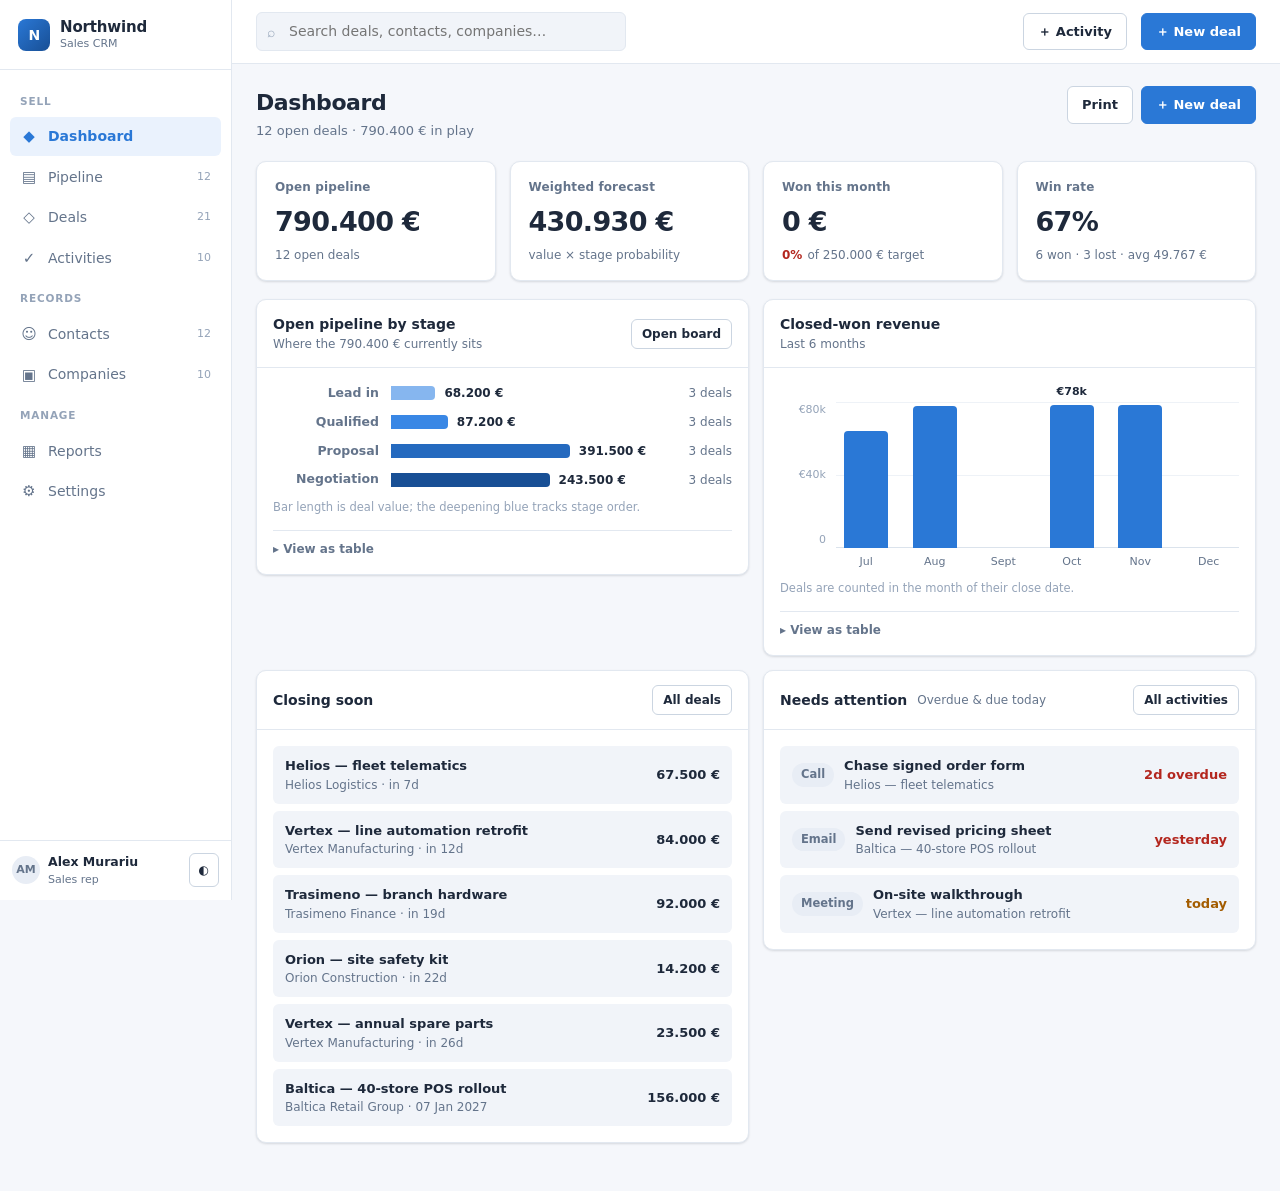
<file: crm/index.html>
<!DOCTYPE html>
<html lang="en" data-theme="light">
<head>
<meta charset="UTF-8">
<meta name="viewport" content="width=device-width, initial-scale=1.0">
<title>Northwind Sales CRM</title>
<style>
*,*::before,*::after{box-sizing:border-box;margin:0;padding:0}

:root{
  --bg:#f5f7fb; --surface:#ffffff; --surface-2:#f1f4f9; --surface-3:#e8edf5;
  --border:#e2e8f0; --border-strong:#cbd5e1;
  --text:#1e293b; --text-muted:#64748b; --text-faint:#94a3b8;
  --primary:#2a78d6; --primary-hover:#256abf; --primary-light:#eaf2fd; --on-primary:#ffffff;
  --good:#0f7a52; --good-bg:#dcfce7;
  --warn:#a35c00; --warn-bg:#fef3c7;
  --bad:#b3261e; --bad-bg:#fee2e2;
  --info-bg:#e0edfb;
  --shadow:0 1px 2px rgba(15,23,42,.06),0 1px 3px rgba(15,23,42,.08);
  --shadow-lg:0 10px 30px rgba(15,23,42,.14);
  --radius:10px; --radius-sm:6px;
  /* chart tokens — validated (see crm/README.md) */
  --chart-surface:#ffffff;
  --series-1:#2a78d6;
  --ord-1:#86b6ef; --ord-2:#3987e5; --ord-3:#256abf; --ord-4:#184f95; --ord-5:#0d366b;
  --grid:#eef2f7; --axis:#dbe3ec;
}

html[data-theme="dark"]{
  --bg:#0f172a; --surface:#1a2436; --surface-2:#223049; --surface-3:#2b3a55;
  --border:#334155; --border-strong:#43536b;
  --text:#e9eef6; --text-muted:#9fb0c6; --text-faint:#7c8ca4;
  --primary:#3987e5; --primary-hover:#5598e7; --primary-light:#16263f; --on-primary:#08121f;
  --good:#4ade80; --good-bg:#0d3d29;
  --warn:#fbbf24; --warn-bg:#402c05;
  --bad:#f87171; --bad-bg:#43120f;
  --info-bg:#152a44;
  --shadow:0 1px 2px rgba(0,0,0,.4);
  --shadow-lg:0 10px 30px rgba(0,0,0,.55);
  --chart-surface:#1a2436;
  --series-1:#3987e5;
  --ord-1:#cde2fb; --ord-2:#9ec5f4; --ord-3:#6da7ec; --ord-4:#3987e5; --ord-5:#184f95;
  --grid:#25324a; --axis:#334155;
  color-scheme:dark;
}

body{
  font-family:system-ui,-apple-system,"Segoe UI",Roboto,sans-serif;
  background:var(--bg); color:var(--text);
  font-size:14px; line-height:1.5;
  -webkit-font-smoothing:antialiased;
}

button,input,select,textarea{font:inherit;color:inherit}
a{color:var(--primary);text-decoration:none}
.sr-only{position:absolute;width:1px;height:1px;overflow:hidden;clip:rect(0,0,0,0);white-space:nowrap}

/* ── Shell ─────────────────────────────────────────────── */
.app{display:grid;grid-template-columns:232px 1fr;min-height:100vh}

.sidebar{
  background:var(--surface);border-right:1px solid var(--border);
  display:flex;flex-direction:column;position:sticky;top:0;height:100vh;
}
.brand{display:flex;align-items:center;gap:10px;padding:18px 18px 16px;border-bottom:1px solid var(--border)}
.brand-mark{
  width:32px;height:32px;border-radius:8px;flex:none;
  background:linear-gradient(135deg,var(--primary),#184f95);
  color:#fff;display:grid;place-items:center;font-weight:800;font-size:14px;letter-spacing:-.5px;
}
.brand-name{font-weight:700;font-size:15px;letter-spacing:-.01em;line-height:1.2}
.brand-sub{font-size:11px;color:var(--text-muted)}

.nav{padding:12px 10px;display:flex;flex-direction:column;gap:2px;overflow-y:auto;flex:1}
.nav-label{font-size:10.5px;font-weight:700;letter-spacing:.08em;text-transform:uppercase;color:var(--text-faint);padding:12px 10px 6px}
.nav a{
  display:flex;align-items:center;gap:10px;padding:8px 10px;border-radius:var(--radius-sm);
  color:var(--text-muted);font-weight:500;transition:background .15s,color .15s;
}
.nav a:hover{background:var(--surface-2);color:var(--text)}
.nav a.active{background:var(--primary-light);color:var(--primary);font-weight:600}
.nav .ico{width:18px;text-align:center;font-size:15px;flex:none}
.nav .count{margin-left:auto;font-size:11px;color:var(--text-faint);font-variant-numeric:tabular-nums}

.sidebar-foot{padding:12px;border-top:1px solid var(--border);display:flex;gap:8px;align-items:center}

/* ── Topbar ────────────────────────────────────────────── */
.main{display:flex;flex-direction:column;min-width:0}
.topbar{
  display:flex;align-items:center;gap:14px;padding:12px 24px;
  background:var(--surface);border-bottom:1px solid var(--border);
  position:sticky;top:0;z-index:40;
}
.search-wrap{position:relative;flex:1;max-width:420px}
.search-wrap .mag{position:absolute;left:11px;top:50%;transform:translateY(-50%);color:var(--text-faint);pointer-events:none}
#globalSearch{
  width:100%;padding:8px 12px 8px 32px;border:1px solid var(--border);
  background:var(--surface-2);border-radius:var(--radius-sm);
}
#globalSearch:focus{outline:2px solid var(--primary);outline-offset:-1px;background:var(--surface)}
.search-results{
  position:absolute;top:calc(100% + 6px);left:0;right:0;background:var(--surface);
  border:1px solid var(--border);border-radius:var(--radius);box-shadow:var(--shadow-lg);
  max-height:340px;overflow-y:auto;z-index:50;padding:6px;
}
.sr-item{display:flex;gap:10px;align-items:center;padding:8px 10px;border-radius:var(--radius-sm);cursor:pointer}
.sr-item:hover,.sr-item.sel{background:var(--surface-2)}
.sr-kind{font-size:10px;font-weight:700;text-transform:uppercase;letter-spacing:.05em;color:var(--text-faint);margin-left:auto}
.sr-empty{padding:14px;color:var(--text-muted);text-align:center}

/* ── Buttons ───────────────────────────────────────────── */
.btn{
  display:inline-flex;align-items:center;gap:6px;padding:8px 14px;border-radius:var(--radius-sm);
  border:1px solid var(--border-strong);background:var(--surface);color:var(--text);
  font-weight:600;font-size:13px;cursor:pointer;transition:background .15s,border-color .15s;white-space:nowrap;
}
.btn:hover{background:var(--surface-2)}
.btn-primary{background:var(--primary);border-color:var(--primary);color:var(--on-primary)}
.btn-primary:hover{background:var(--primary-hover);border-color:var(--primary-hover)}
.btn-danger{color:var(--bad);border-color:var(--border-strong)}
.btn-danger:hover{background:var(--bad-bg)}
.btn-sm{padding:5px 10px;font-size:12px}
.btn-icon{padding:7px 9px}
.btn:disabled{opacity:.5;cursor:not-allowed}

/* ── Page ──────────────────────────────────────────────── */
.page{padding:22px 24px 48px;max-width:1400px;width:100%}
.page-head{display:flex;align-items:flex-start;gap:16px;margin-bottom:20px;flex-wrap:wrap}
.page-title{font-size:22px;font-weight:700;letter-spacing:-.02em}
.page-sub{color:var(--text-muted);font-size:13px;margin-top:2px}
.page-actions{margin-left:auto;display:flex;gap:8px;flex-wrap:wrap}

.card{background:var(--surface);border:1px solid var(--border);border-radius:var(--radius);box-shadow:var(--shadow)}
.card-head{display:flex;align-items:center;gap:10px;padding:14px 16px;border-bottom:1px solid var(--border)}
.card-title{font-weight:650;font-size:14px}
.card-sub{font-size:12px;color:var(--text-muted)}
.card-body{padding:16px}
.card-actions{margin-left:auto;display:flex;gap:6px}

/* ── Stat tiles ────────────────────────────────────────── */
.tiles{display:grid;grid-template-columns:repeat(auto-fit,minmax(210px,1fr));gap:14px;margin-bottom:18px}
.tile{background:var(--surface);border:1px solid var(--border);border-radius:var(--radius);padding:16px 18px;box-shadow:var(--shadow)}
.tile-label{font-size:12px;color:var(--text-muted);font-weight:600;letter-spacing:.01em}
.tile-value{font-size:27px;font-weight:700;letter-spacing:-.025em;margin-top:6px;font-variant-numeric:tabular-nums}
.tile-meta{font-size:12px;color:var(--text-muted);margin-top:4px;display:flex;align-items:center;gap:5px}
.delta-up{color:var(--good);font-weight:600}
.delta-down{color:var(--bad);font-weight:600}

/* ── Tables ────────────────────────────────────────────── */
.table-wrap{overflow-x:auto}
table{width:100%;border-collapse:collapse;font-size:13px}
th{
  text-align:left;font-size:11px;font-weight:700;letter-spacing:.05em;text-transform:uppercase;
  color:var(--text-muted);padding:10px 14px;border-bottom:1px solid var(--border);white-space:nowrap;
  background:var(--surface);position:sticky;top:0;
}
th.sortable{cursor:pointer;user-select:none}
th.sortable:hover{color:var(--text)}
th .arrow{opacity:.45;font-size:9px}
td{padding:11px 14px;border-bottom:1px solid var(--border);vertical-align:middle}
tbody tr{cursor:pointer;transition:background .12s}
tbody tr:hover{background:var(--surface-2)}
tbody tr:last-child td{border-bottom:none}
.num{text-align:right;font-variant-numeric:tabular-nums}
.cell-strong{font-weight:600}
.cell-sub{font-size:12px;color:var(--text-muted)}

.empty-state{padding:48px 20px;text-align:center;color:var(--text-muted)}
.empty-state .big{font-size:32px;margin-bottom:8px;opacity:.5}
.empty-state .title{font-weight:600;color:var(--text);margin-bottom:4px}

/* ── Badges & avatars ──────────────────────────────────── */
.badge{
  display:inline-flex;align-items:center;gap:5px;padding:3px 9px;border-radius:999px;
  font-size:11.5px;font-weight:650;background:var(--surface-3);color:var(--text-muted);white-space:nowrap;
}
.badge.good{background:var(--good-bg);color:var(--good)}
.badge.warn{background:var(--warn-bg);color:var(--warn)}
.badge.bad{background:var(--bad-bg);color:var(--bad)}
.badge.info{background:var(--info-bg);color:var(--primary)}
.badge .dot{width:6px;height:6px;border-radius:50%;background:currentColor;flex:none}

.avatar{
  width:28px;height:28px;border-radius:50%;flex:none;display:grid;place-items:center;
  font-size:11px;font-weight:700;background:var(--surface-3);color:var(--text-muted);
}
.avatar.lg{width:44px;height:44px;font-size:15px}
.with-avatar{display:flex;align-items:center;gap:10px;min-width:0}

/* ── Filters ───────────────────────────────────────────── */
.filters{display:flex;gap:8px;flex-wrap:wrap;align-items:center;margin-bottom:14px}
.filters input,.filters select{
  padding:7px 11px;border:1px solid var(--border);background:var(--surface);
  border-radius:var(--radius-sm);font-size:13px;
}
.filters input:focus,.filters select:focus{outline:2px solid var(--primary);outline-offset:-1px}
.filter-chip{
  display:inline-flex;align-items:center;gap:6px;padding:6px 12px;border-radius:999px;
  border:1px solid var(--border);background:var(--surface);cursor:pointer;font-size:12.5px;font-weight:600;color:var(--text-muted);
}
.filter-chip.active{background:var(--primary-light);border-color:var(--primary);color:var(--primary)}
.spacer{flex:1}

/* ── Kanban ────────────────────────────────────────────── */
.kanban{display:flex;gap:12px;overflow-x:auto;padding-bottom:12px;align-items:flex-start}
.kcol{
  flex:0 0 268px;background:var(--surface-2);border:1px solid var(--border);
  border-radius:var(--radius);display:flex;flex-direction:column;max-height:calc(100vh - 230px);
}
.kcol.drag-over{border-color:var(--primary);background:var(--primary-light)}
.kcol-head{padding:11px 13px;border-bottom:1px solid var(--border);display:flex;align-items:center;gap:8px}
.kcol-bar{width:3px;height:16px;border-radius:2px;flex:none}
.kcol-name{font-weight:650;font-size:13px}
.kcol-count{font-size:11px;color:var(--text-muted);background:var(--surface);padding:1px 7px;border-radius:999px;font-weight:600}
.kcol-sum{margin-left:auto;font-size:12px;font-weight:650;color:var(--text-muted);font-variant-numeric:tabular-nums}
.kcol-body{padding:9px;display:flex;flex-direction:column;gap:8px;overflow-y:auto;flex:1;min-height:70px}
.kcard{
  background:var(--surface);border:1px solid var(--border);border-radius:var(--radius-sm);
  padding:11px 12px;cursor:grab;box-shadow:var(--shadow);transition:box-shadow .15s,transform .1s;
}
.kcard:hover{box-shadow:var(--shadow-lg)}
.kcard:active{cursor:grabbing}
.kcard.dragging{opacity:.4}
.kcard-title{font-weight:650;font-size:13px;margin-bottom:3px;line-height:1.35}
.kcard-co{font-size:12px;color:var(--text-muted);margin-bottom:9px}
.kcard-foot{display:flex;align-items:center;gap:8px}
.kcard-val{font-weight:700;font-size:13px;font-variant-numeric:tabular-nums}
.kcard-date{font-size:11.5px;color:var(--text-muted);margin-left:auto}
.kcard-date.overdue{color:var(--bad);font-weight:650}
.kcol-empty{padding:18px 10px;text-align:center;color:var(--text-faint);font-size:12px}

/* ── Modal & drawer ────────────────────────────────────── */
.overlay{
  position:fixed;inset:0;background:rgba(15,23,42,.5);backdrop-filter:blur(2px);
  display:grid;place-items:center;z-index:200;padding:20px;
}
.modal{
  background:var(--surface);border-radius:var(--radius);box-shadow:var(--shadow-lg);
  width:100%;max-width:560px;max-height:88vh;display:flex;flex-direction:column;
}
.modal.wide{max-width:720px}
.modal-head{display:flex;align-items:center;gap:12px;padding:16px 20px;border-bottom:1px solid var(--border)}
.modal-title{font-weight:700;font-size:16px}
.modal-body{padding:20px;overflow-y:auto}
.modal-foot{display:flex;gap:8px;padding:14px 20px;border-top:1px solid var(--border)}
.modal-foot .spacer{flex:1}
.close-x{margin-left:auto;background:none;border:none;font-size:20px;color:var(--text-muted);cursor:pointer;line-height:1;padding:2px 6px;border-radius:4px}
.close-x:hover{background:var(--surface-2);color:var(--text)}

.form-grid{display:grid;grid-template-columns:1fr 1fr;gap:14px}
.field{display:flex;flex-direction:column;gap:5px}
.field.full{grid-column:1/-1}
.field label{font-size:12px;font-weight:650;color:var(--text-muted)}
.field input,.field select,.field textarea{
  padding:8px 11px;border:1px solid var(--border);background:var(--surface);
  border-radius:var(--radius-sm);width:100%;
}
.field input:focus,.field select:focus,.field textarea:focus{outline:2px solid var(--primary);outline-offset:-1px}
.field textarea{resize:vertical;min-height:72px}
.field .hint{font-size:11.5px;color:var(--text-faint)}
.field .err{font-size:11.5px;color:var(--bad);font-weight:600}
.field input.invalid,.field select.invalid{border-color:var(--bad)}

/* record detail */
.rec-head{display:flex;gap:14px;align-items:flex-start;padding:18px 20px;border-bottom:1px solid var(--border)}
.rec-title{font-size:17px;font-weight:700;letter-spacing:-.01em}
.rec-sub{font-size:13px;color:var(--text-muted);margin-top:2px}
.dl{display:grid;grid-template-columns:118px 1fr;gap:9px 14px;font-size:13px}
.dl dt{color:var(--text-muted);font-weight:600}
.dl dd{font-weight:500;word-break:break-word}
.section-title{font-size:11px;font-weight:700;letter-spacing:.06em;text-transform:uppercase;color:var(--text-faint);margin:20px 0 9px}
.mini-list{display:flex;flex-direction:column;gap:7px}
.mini-row{
  display:flex;align-items:center;gap:10px;padding:9px 11px;background:var(--surface-2);
  border-radius:var(--radius-sm);font-size:13px;cursor:pointer;border:1px solid transparent;
}
.mini-row:hover{border-color:var(--border-strong)}
.mini-row .m-val{margin-left:auto;font-weight:650;font-variant-numeric:tabular-nums;white-space:nowrap}
.mini-empty{font-size:12.5px;color:var(--text-faint);padding:9px 2px}

/* stage progress */
.stage-track{display:flex;gap:3px;margin-top:14px}
.stage-step{
  flex:1;padding:6px 4px;text-align:center;font-size:11px;font-weight:650;
  background:var(--surface-2);color:var(--text-faint);border-radius:3px;
}
.stage-step.done{background:var(--primary-light);color:var(--primary)}
.stage-step.current{background:var(--primary);color:var(--on-primary)}

/* activities */
.act-row{display:flex;gap:12px;align-items:flex-start;padding:12px 14px;border-bottom:1px solid var(--border)}
.act-row:last-child{border-bottom:none}
.act-check{
  width:19px;height:19px;border:1.5px solid var(--border-strong);border-radius:5px;background:var(--surface);
  cursor:pointer;flex:none;margin-top:1px;display:grid;place-items:center;color:transparent;font-size:12px;font-weight:800;
}
.act-check:hover{border-color:var(--primary)}
.act-check.done{background:var(--primary);border-color:var(--primary);color:var(--on-primary)}
.act-main{min-width:0;flex:1}
.act-subject{font-weight:600;font-size:13px}
.act-row.is-done .act-subject{text-decoration:line-through;color:var(--text-faint)}
.act-meta{font-size:12px;color:var(--text-muted);margin-top:2px;display:flex;gap:8px;flex-wrap:wrap;align-items:center}
.act-due.overdue{color:var(--bad);font-weight:650}
.act-due.today{color:var(--warn);font-weight:650}

/* charts */
.chart-grid{display:grid;grid-template-columns:1fr 1fr;gap:14px;align-items:start}
.viz{width:100%;display:block;overflow:visible;font-family:inherit}
.viz text{font-family:inherit}
.viz .lbl{font-size:11.5px;fill:var(--text-muted)}
.viz .val{font-size:11.5px;fill:var(--text);font-weight:650;font-variant-numeric:tabular-nums}
.viz .grid-line{stroke:var(--grid);stroke-width:1}
.viz .axis-line{stroke:var(--axis);stroke-width:1}
.viz .bar{transition:opacity .12s}
.viz .bar-hit{fill:transparent;cursor:pointer}
.viz g.mark:hover .bar{opacity:.78}
.chart-note{font-size:11.5px;color:var(--text-faint);margin-top:10px}

/* horizontal bars */
.hbars{display:flex;flex-direction:column;gap:10px}
.hb-row{display:grid;grid-template-columns:106px 1fr 74px;align-items:center;gap:12px}
.hb-label{font-size:12.5px;color:var(--text-muted);font-weight:600;text-align:right;overflow:hidden;text-overflow:ellipsis;white-space:nowrap}
.hb-track{position:relative;display:flex;align-items:center;gap:9px;min-width:0}
.hb-bar{height:14px;border-radius:0 4px 4px 0;transition:opacity .12s}
.hb-row:hover .hb-bar{opacity:.8}
.hb-value{font-size:12px;font-weight:650;font-variant-numeric:tabular-nums;white-space:nowrap}
.hb-meta{font-size:12px;color:var(--text-muted);text-align:right;font-variant-numeric:tabular-nums;white-space:nowrap}

/* vertical bars */
.vbars{display:flex;gap:10px}
.vb-axis{width:46px;flex:none;height:186px;box-sizing:border-box;padding:18px 0 22px;
  display:flex;flex-direction:column;justify-content:space-between;
  font-size:11px;color:var(--text-faint);text-align:right;font-variant-numeric:tabular-nums}
.vb-plot{flex:1;min-width:0;height:186px;box-sizing:border-box;padding:18px 0 22px;position:relative}
.vb-grid{position:absolute;top:18px;left:0;right:0;bottom:22px;display:flex;flex-direction:column;justify-content:space-between}
.vb-grid i{display:block;height:1px;background:var(--grid)}
.vb-grid i.base{background:var(--axis)}
.vb-cols{position:relative;height:100%;display:flex;gap:8px;align-items:flex-end}
.vb-col{flex:1;min-width:0;height:100%;position:relative}
.vb-slot{height:100%;display:flex;flex-direction:column;justify-content:flex-end;align-items:center}
.vb-bar{flex:none;width:100%;max-width:44px;background:var(--series-1);border-radius:4px 4px 0 0;transition:opacity .12s}
.vb-col:hover .vb-bar{opacity:.8}
.vb-value{flex:none;font-size:11px;font-weight:650;color:var(--text);margin-bottom:4px;white-space:nowrap;font-variant-numeric:tabular-nums}
.vb-tick{position:absolute;top:100%;left:0;right:0;padding-top:6px;text-align:center;font-size:11px;color:var(--text-muted);white-space:nowrap}

/* table view under a chart */
.chart-table{margin-top:14px;border-top:1px solid var(--border);padding-top:9px}
.chart-table summary{font-size:12px;color:var(--text-muted);cursor:pointer;font-weight:600;list-style:none}
.chart-table summary::-webkit-details-marker{display:none}
.chart-table summary::before{content:"▸  "}
.chart-table[open] summary::before{content:"▾  "}
.chart-table table{margin-top:8px}
.chart-table th{position:static;padding:6px 8px}
.chart-table td{padding:6px 8px}
.chart-table tbody tr{cursor:default}
.chart-table tbody tr:hover{background:transparent}

.tooltip{
  position:fixed;z-index:300;pointer-events:none;background:var(--surface);
  border:1px solid var(--border-strong);border-radius:var(--radius-sm);box-shadow:var(--shadow-lg);
  padding:8px 11px;font-size:12px;max-width:230px;opacity:0;transition:opacity .1s;
}
.tooltip.show{opacity:1}
.tt-title{font-weight:700;margin-bottom:3px}
.tt-row{display:flex;gap:12px;color:var(--text-muted)}
.tt-row b{margin-left:auto;color:var(--text);font-variant-numeric:tabular-nums}

.toast-wrap{position:fixed;bottom:20px;left:50%;transform:translateX(-50%);z-index:400;display:flex;flex-direction:column;gap:8px;align-items:center}
.toast{
  background:var(--text);color:var(--surface);padding:10px 16px;border-radius:999px;
  font-size:13px;font-weight:600;box-shadow:var(--shadow-lg);animation:pop .2s ease;
}
@keyframes pop{from{opacity:0;transform:translateY(8px)}to{opacity:1;transform:none}}

@media (max-width:900px){
  .app{grid-template-columns:minmax(0,1fr)}
  .sidebar{position:static;height:auto;flex-direction:row;align-items:center;overflow-x:auto;min-width:0}
  .brand{border-bottom:none;border-right:1px solid var(--border);flex:none}
  .nav{flex-direction:row;padding:8px;gap:4px;overflow:auto;min-width:0}
  .nav a{white-space:nowrap}
  .topbar{padding:10px 14px;flex-wrap:wrap;gap:8px}
  .search-wrap{order:2;flex:1 1 100%;max-width:none}
  .topbar .spacer{display:none}
  .page{padding:18px 14px 40px}
  .nav-label,.nav .count{display:none}
  .sidebar-foot{border-top:none;border-left:1px solid var(--border);flex:none}
  .chart-grid{grid-template-columns:minmax(0,1fr)}
  .form-grid{grid-template-columns:1fr}
  .dl{grid-template-columns:100px 1fr}
  .card,.tile,.card-body,.mini-row,.mini-row>div{min-width:0}
  .tiles{grid-template-columns:repeat(auto-fit,minmax(150px,1fr))}
  .hb-row{grid-template-columns:84px minmax(0,1fr) 56px;gap:8px}
  .hb-label,.hb-meta,.hb-value{font-size:11px}
  .page-title{font-size:19px}
}
@media print{.sidebar,.topbar,.page-actions,.filters{display:none}}
</style>
</head>
<body>

<div class="app">
  <aside class="sidebar">
    <div class="brand">
      <div class="brand-mark" id="brandMark">NW</div>
      <div>
        <div class="brand-name" id="brandName">Northwind</div>
        <div class="brand-sub">Sales CRM</div>
      </div>
    </div>

    <nav class="nav" id="nav">
      <div class="nav-label">Sell</div>
      <a href="#/dashboard" data-route="dashboard"><span class="ico">◆</span>Dashboard</a>
      <a href="#/pipeline"  data-route="pipeline"><span class="ico">▤</span>Pipeline<span class="count" data-count="openDeals"></span></a>
      <a href="#/deals"     data-route="deals"><span class="ico">◇</span>Deals<span class="count" data-count="deals"></span></a>
      <a href="#/activities" data-route="activities"><span class="ico">✓</span>Activities<span class="count" data-count="openTasks"></span></a>
      <div class="nav-label">Records</div>
      <a href="#/contacts"  data-route="contacts"><span class="ico">☺</span>Contacts<span class="count" data-count="contacts"></span></a>
      <a href="#/companies" data-route="companies"><span class="ico">▣</span>Companies<span class="count" data-count="companies"></span></a>
      <div class="nav-label">Manage</div>
      <a href="#/reports"   data-route="reports"><span class="ico">▦</span>Reports</a>
      <a href="#/settings"  data-route="settings"><span class="ico">⚙</span>Settings</a>
    </nav>

    <div class="sidebar-foot">
      <div class="avatar" id="meAvatar">—</div>
      <div style="min-width:0">
        <div style="font-size:12.5px;font-weight:650;overflow:hidden;text-overflow:ellipsis;white-space:nowrap" id="meName">—</div>
        <div style="font-size:11px;color:var(--text-muted)">Sales rep</div>
      </div>
      <button class="btn btn-icon btn-sm" id="themeBtn" style="margin-left:auto" title="Toggle light / dark theme" aria-label="Toggle theme">◐</button>
    </div>
  </aside>

  <div class="main">
    <header class="topbar">
      <div class="search-wrap">
        <span class="mag" aria-hidden="true">⌕</span>
        <label class="sr-only" for="globalSearch">Search deals, contacts and companies</label>
        <input id="globalSearch" type="search" placeholder="Search deals, contacts, companies…" autocomplete="off">
        <div class="search-results" id="searchResults" hidden></div>
      </div>
      <div class="spacer"></div>
      <button class="btn" id="newActivityBtn">＋ Activity</button>
      <button class="btn btn-primary" id="newDealBtn">＋ New deal</button>
    </header>

    <main class="page" id="page" tabindex="-1"></main>
  </div>
</div>

<div id="modalRoot"></div>
<div class="tooltip" id="tooltip" role="status" aria-live="polite"></div>
<div class="toast-wrap" id="toastWrap"></div>

<script>
"use strict";
/* ═══════════════════════════════════════════════════════════════
   Northwind Sales CRM — single-file, no dependencies.
   State lives in localStorage under STORE_KEY.
   ═══════════════════════════════════════════════════════════════ */

const STORE_KEY  = "northwind.crm.v1";
const THEME_KEY  = "northwind.crm.theme";

const STAGES = [
  { id:"lead",        name:"Lead in",     prob:10 },
  { id:"qualified",   name:"Qualified",   prob:30 },
  { id:"proposal",    name:"Proposal",    prob:55 },
  { id:"negotiation", name:"Negotiation", prob:75 },
  { id:"won",         name:"Won",         prob:100 },
  { id:"lost",        name:"Lost",        prob:0 },
];
const OPEN_STAGES   = STAGES.filter(s => s.id !== "won" && s.id !== "lost");
const CLOSED_STAGES = ["won","lost"];
const stageById = id => STAGES.find(s => s.id === id) || STAGES[0];
const stageIndex = id => STAGES.findIndex(s => s.id === id);

const SOURCES  = ["Inbound","Outbound","Referral","Partner","Trade show","Website","Campaign"];
const ACT_TYPES = ["Call","Email","Meeting","Demo","Task"];
const INDUSTRIES = ["Manufacturing","Retail","Logistics","Software","Healthcare","Construction","Hospitality","Energy","Finance","Education"];

const CURRENCIES = {
  EUR:{ symbol:"€", locale:"de-DE" },
  USD:{ symbol:"$", locale:"en-US" },
  GBP:{ symbol:"£", locale:"en-GB" },
  RON:{ symbol:"lei", locale:"ro-RO" },
};

/* ── tiny helpers ──────────────────────────────────────── */
const $  = (sel, root = document) => root.querySelector(sel);
const $$ = (sel, root = document) => Array.from(root.querySelectorAll(sel));
const uid = () => Date.now().toString(36) + Math.random().toString(36).slice(2, 8);

function esc(v){
  return String(v ?? "").replace(/[&<>"']/g, c =>
    ({ "&":"&amp;", "<":"&lt;", ">":"&gt;", '"':"&quot;", "'":"&#39;" }[c]));
}

const todayISO = () => new Date().toISOString().slice(0, 10);
function addDays(iso, n){
  const d = new Date(iso + "T00:00:00");
  d.setDate(d.getDate() + n);
  return d.toISOString().slice(0, 10);
}
function monthKey(iso){ return (iso || "").slice(0, 7); }
function monthLabel(key){
  if (!key) return "";
  const [y, m] = key.split("-");
  return new Date(Number(y), Number(m) - 1, 1)
    .toLocaleDateString("en-GB", { month:"short" }) + " " + y.slice(2);
}
function fmtDate(iso){
  if (!iso) return "—";
  return new Date(iso + "T00:00:00")
    .toLocaleDateString("en-GB", { day:"2-digit", month:"short", year:"numeric" });
}
function relDate(iso){
  if (!iso) return "no date";
  const days = Math.round((new Date(iso + "T00:00:00") - new Date(todayISO() + "T00:00:00")) / 86400000);
  if (days === 0)  return "today";
  if (days === 1)  return "tomorrow";
  if (days === -1) return "yesterday";
  if (days < 0)    return Math.abs(days) + "d overdue";
  if (days < 31)   return "in " + days + "d";
  return fmtDate(iso);
}
function money(n){
  const cur = CURRENCIES[state.settings.currency] || CURRENCIES.EUR;
  const abs = Math.abs(Number(n) || 0);
  const opts = { style:"currency", currency:state.settings.currency, maximumFractionDigits:0 };
  try { return new Intl.NumberFormat(cur.locale, opts).format(Math.round(Number(n) || 0)); }
  catch { return cur.symbol + Math.round(abs).toLocaleString(); }
}
function moneyShort(n){
  const cur = CURRENCIES[state.settings.currency] || CURRENCIES.EUR;
  const v = Number(n) || 0, a = Math.abs(v);
  const unit = a >= 1e6 ? [1e6, "M"] : a >= 1e3 ? [1e3, "k"] : [1, ""];
  const num = (v / unit[0]).toFixed(a >= 1e6 || (a >= 1e3 && a < 1e4) ? 1 : 0).replace(/\.0$/, "");
  return cur.symbol + num + unit[1];
}
function initials(name){
  return String(name || "?").trim().split(/\s+/).slice(0, 2).map(w => w[0] || "").join("").toUpperCase() || "?";
}
function pct(part, whole){ return whole > 0 ? Math.round((part / whole) * 100) : 0; }

function toast(msg){
  const el = document.createElement("div");
  el.className = "toast";
  el.textContent = msg;
  $("#toastWrap").appendChild(el);
  setTimeout(() => el.remove(), 2600);
}

/* ── state & persistence ───────────────────────────────── */
let state = emptyState();

function emptyState(){
  return {
    settings:{ orgName:"Northwind", currency:"EUR", me:"Alex Murariu", target:250000 },
    owners:[],
    companies:[],
    contacts:[],
    deals:[],
    activities:[],
  };
}

function load(){
  try {
    const raw = localStorage.getItem(STORE_KEY);
    if (!raw) return false;
    const parsed = JSON.parse(raw);
    state = Object.assign(emptyState(), parsed);
    state.settings = Object.assign(emptyState().settings, parsed.settings || {});
    return true;
  } catch (err){
    console.warn("CRM: could not read saved data —", err);
    return false;
  }
}

function save(){
  try { localStorage.setItem(STORE_KEY, JSON.stringify(state)); }
  catch (err){ toast("Could not save — storage is full or blocked"); console.warn(err); }
}

/* ── lookups ───────────────────────────────────────────── */
const companyById = id => state.companies.find(c => c.id === id);
const contactById = id => state.contacts.find(c => c.id === id);
const dealById    = id => state.deals.find(d => d.id === id);
const companyName = id => (companyById(id) || {}).name || "—";
const contactName = id => { const c = contactById(id); return c ? c.firstName + " " + c.lastName : "—"; };

const openDeals   = () => state.deals.filter(d => !CLOSED_STAGES.includes(d.stage));
const wonDeals    = () => state.deals.filter(d => d.stage === "won");
const lostDeals   = () => state.deals.filter(d => d.stage === "lost");
const openTasks   = () => state.activities.filter(a => !a.done);
const sum         = (arr, fn) => arr.reduce((t, x) => t + (Number(fn(x)) || 0), 0);
const weighted    = d => (Number(d.value) || 0) * (stageById(d.stage).prob / 100);

function dealsForCompany(id){ return state.deals.filter(d => d.companyId === id); }
function contactsForCompany(id){ return state.contacts.filter(c => c.companyId === id); }
function activitiesForDeal(id){ return state.activities.filter(a => a.dealId === id); }

/* ── demo data ─────────────────────────────────────────── */
function seedDemo(){
  const S = emptyState();
  S.settings = { orgName:"Northwind", currency:"EUR", me:"Alex Murariu", target:250000 };
  S.owners = ["Alex Murariu","Dana Petrescu","Marco Ricci","Sofia Lindqvist"];

  const co = (name, industry, city, country, size) =>
    ({ id:uid(), name, industry, city, country, size, website:"www." + name.toLowerCase().replace(/[^a-z]/g, "") + ".com",
       phone:"+40 21 " + (300 + Math.floor(Math.random() * 699)) + " " + (100 + Math.floor(Math.random() * 899)),
       owner:S.owners[Math.floor(Math.random() * S.owners.length)], notes:"", createdAt:todayISO() });

  S.companies = [
    co("Vertex Manufacturing","Manufacturing","Cluj-Napoca","Romania","250-1000"),
    co("Baltica Retail Group","Retail","Gdansk","Poland","1000+"),
    co("Helios Logistics","Logistics","Rotterdam","Netherlands","250-1000"),
    co("Andersen Foods","Retail","Copenhagen","Denmark","50-250"),
    co("Rivera Hospitality","Hospitality","Barcelona","Spain","50-250"),
    co("Kappa Energy","Energy","Vienna","Austria","1000+"),
    co("Northlake Health","Healthcare","Dublin","Ireland","250-1000"),
    co("Orion Construction","Construction","Bucharest","Romania","50-250"),
    co("Lumen Software","Software","Berlin","Germany","10-50"),
    co("Trasimeno Finance","Finance","Milan","Italy","250-1000"),
  ];

  const ct = (first, last, title, coName, email) => {
    const c = S.companies.find(x => x.name === coName);
    return { id:uid(), firstName:first, lastName:last, title, companyId:c ? c.id : null,
             email, phone:"+40 7" + (20 + Math.floor(Math.random() * 70)) + " " + (100 + Math.floor(Math.random() * 899)) + " " + (100 + Math.floor(Math.random() * 899)),
             owner:c ? c.owner : S.owners[0], notes:"", createdAt:todayISO() };
  };

  S.contacts = [
    ct("Radu","Ionescu","Head of Operations","Vertex Manufacturing","r.ionescu@vertexmfg.com"),
    ct("Elena","Marin","Procurement Manager","Vertex Manufacturing","e.marin@vertexmfg.com"),
    ct("Piotr","Kowalski","Chief Buyer","Baltica Retail Group","p.kowalski@baltica.pl"),
    ct("Anna","Nowak","Store Systems Lead","Baltica Retail Group","a.nowak@baltica.pl"),
    ct("Jeroen","Bakker","Logistics Director","Helios Logistics","j.bakker@helioslog.nl"),
    ct("Mette","Sorensen","Category Manager","Andersen Foods","m.sorensen@andersenfoods.dk"),
    ct("Pau","Serra","GM","Rivera Hospitality","p.serra@riverahotels.es"),
    ct("Lukas","Berger","Head of Procurement","Kappa Energy","l.berger@kappaenergy.at"),
    ct("Niamh","Doyle","Facilities Lead","Northlake Health","n.doyle@northlake.ie"),
    ct("Mihai","Dobre","Site Manager","Orion Construction","m.dobre@orionconstruct.ro"),
    ct("Katrin","Vogel","COO","Lumen Software","k.vogel@lumensw.de"),
    ct("Giulia","Ferrari","Head of Vendor Mgmt","Trasimeno Finance","g.ferrari@trasimeno.it"),
  ];

  const dl = (title, coName, contactEmail, value, stage, closeIn, source) => {
    const c = S.companies.find(x => x.name === coName);
    const p = S.contacts.find(x => x.email === contactEmail);
    return { id:uid(), title, companyId:c ? c.id : null, contactId:p ? p.id : null,
             value, stage, closeDate:addDays(todayISO(), closeIn), source,
             owner:c ? c.owner : S.owners[0], notes:"", lostReason:"",
             createdAt:addDays(todayISO(), -Math.floor(Math.random() * 90) - 10) };
  };

  S.deals = [
    dl("Vertex — line automation retrofit","Vertex Manufacturing","r.ionescu@vertexmfg.com",84000,"negotiation",12,"Referral"),
    dl("Vertex — annual spare parts","Vertex Manufacturing","e.marin@vertexmfg.com",23500,"proposal",26,"Inbound"),
    dl("Baltica — 40-store POS rollout","Baltica Retail Group","p.kowalski@baltica.pl",156000,"proposal",34,"Trade show"),
    dl("Baltica — pilot store refit","Baltica Retail Group","a.nowak@baltica.pl",28000,"qualified",48,"Outbound"),
    dl("Helios — fleet telematics","Helios Logistics","j.bakker@helioslog.nl",67500,"negotiation",7,"Partner"),
    dl("Andersen — cold chain sensors","Andersen Foods","m.sorensen@andersenfoods.dk",19800,"lead",61,"Website"),
    dl("Rivera — 3-hotel PMS upgrade","Rivera Hospitality","p.serra@riverahotels.es",45000,"qualified",40,"Campaign"),
    dl("Kappa — metering framework","Kappa Energy","l.berger@kappaenergy.at",212000,"proposal",55,"Outbound"),
    dl("Northlake — ward equipment","Northlake Health","n.doyle@northlake.ie",38600,"lead",70,"Inbound"),
    dl("Orion — site safety kit","Orion Construction","m.dobre@orionconstruct.ro",14200,"qualified",22,"Referral"),
    dl("Lumen — office fit-out","Lumen Software","k.vogel@lumensw.de",9800,"lead",44,"Website"),
    dl("Trasimeno — branch hardware","Trasimeno Finance","g.ferrari@trasimeno.it",92000,"negotiation",19,"Partner"),
    dl("Vertex — safety audit package","Vertex Manufacturing","r.ionescu@vertexmfg.com",31000,"won",-8,"Referral"),
    dl("Helios — warehouse scanners","Helios Logistics","j.bakker@helioslog.nl",47200,"won",-21,"Outbound"),
    dl("Baltica — signage refresh","Baltica Retail Group","a.nowak@baltica.pl",26400,"won",-40,"Inbound"),
    dl("Rivera — kitchen equipment","Rivera Hospitality","p.serra@riverahotels.es",52000,"won",-63,"Campaign"),
    dl("Kappa — legacy meter swap","Kappa Energy","l.berger@kappaenergy.at",78000,"won",-95,"Outbound"),
    dl("Andersen — packaging line","Andersen Foods","m.sorensen@andersenfoods.dk",64000,"won",-126,"Trade show"),
    dl("Northlake — reception refit","Northlake Health","n.doyle@northlake.ie",21500,"lost",-15,"Website"),
    dl("Orion — crane hire contract","Orion Construction","m.dobre@orionconstruct.ro",58000,"lost",-52,"Outbound"),
    dl("Lumen — support retainer","Lumen Software","k.vogel@lumensw.de",12400,"lost",-77,"Inbound"),
  ];
  S.deals.forEach((d, i) => { d.owner = S.owners[i % S.owners.length]; });
  S.deals.filter(d => d.stage === "lost")
         .forEach(d => { d.lostReason = ["Price","Competitor","No budget","No decision"][Math.floor(Math.random() * 4)]; });

  const ac = (type, subject, dealTitle, dueIn, done) => {
    const d = S.deals.find(x => x.title === dealTitle);
    return { id:uid(), type, subject, dealId:d ? d.id : null, contactId:d ? d.contactId : null,
             companyId:d ? d.companyId : null, due:addDays(todayISO(), dueIn), done,
             owner:d ? d.owner : S.owners[0], notes:"", createdAt:todayISO() };
  };

  S.activities = [
    ac("Call","Chase signed order form","Helios — fleet telematics",-2,false),
    ac("Email","Send revised pricing sheet","Baltica — 40-store POS rollout",-1,false),
    ac("Meeting","On-site walkthrough","Vertex — line automation retrofit",0,false),
    ac("Demo","Product demo for procurement","Kappa — metering framework",1,false),
    ac("Call","Qualify budget & timeline","Rivera — 3-hotel PMS upgrade",2,false),
    ac("Task","Draft statement of work","Trasimeno — branch hardware",3,false),
    ac("Email","Follow up after trade show","Andersen — cold chain sensors",5,false),
    ac("Meeting","Quarterly review","Baltica — pilot store refit",9,false),
    ac("Call","Intro call","Northlake — ward equipment",12,false),
    ac("Email","Share case study","Lumen — office fit-out",14,false),
    ac("Call","Discovery call","Vertex — annual spare parts",-9,true),
    ac("Meeting","Kickoff after signature","Helios — warehouse scanners",-18,true),
    ac("Email","Send contract","Vertex — safety audit package",-11,true),
  ];

  state = S;
  save();
}

/* ═══════════════════════════════════════════════════════════════
   Charts — plain HTML/CSS marks, no chart library.
   Colours come from the validated tokens declared in :root
   (single-hue blue for one series; ordinal blue ramp for the
   ordered pipeline stages). See crm/README.md.
   ═══════════════════════════════════════════════════════════════ */

function tipAttrs(title, rows){
  const r = rows.map(([k, v]) => k + "|" + v).join(";;");
  return `data-tip="${esc(title)}" data-tip-rows="${esc(r)}"`;
}

/* Horizontal bars — ordered categories (ordinal ramp) or one series. */
function hBars(rows, opts = {}){
  const { ordinal = false, valueFmt = money, note = "", tableCols = ["Stage","Deals","Value"] } = opts;
  const max = Math.max(1, ...rows.map(r => r.value));
  const bars = rows.map((r, i) => {
    const w = Math.max(r.value > 0 ? 1.5 : 0, (r.value / max) * 100);
    const color = ordinal ? `var(--ord-${Math.min(5, i + 1)})` : "var(--series-1)";
    return `
      <div class="hb-row" ${tipAttrs(r.label, r.tip || [["Value", valueFmt(r.value)]])}>
        <div class="hb-label">${esc(r.label)}</div>
        <div class="hb-track">
          <div class="hb-bar" style="width:${w}%;background:${color}"></div>
          <span class="hb-value">${esc(valueFmt(r.value))}</span>
        </div>
        <div class="hb-meta">${esc(r.meta || "")}</div>
      </div>`;
  }).join("");

  const table = `
    <details class="chart-table">
      <summary>View as table</summary>
      <table><thead><tr>${tableCols.map(c => `<th>${esc(c)}</th>`).join("")}</tr></thead>
      <tbody>${rows.map(r => `<tr><td>${esc(r.label)}</td><td class="num">${esc(r.meta || "")}</td><td class="num">${esc(valueFmt(r.value))}</td></tr>`).join("")}</tbody></table>
    </details>`;

  return `<div class="hbars">${bars}</div>${note ? `<p class="chart-note">${esc(note)}</p>` : ""}${table}`;
}

/* Vertical bars — one measure over time, one series, one axis. */
function vBars(rows, opts = {}){
  const { valueFmt = moneyShort, note = "", highlightLast = true } = opts;
  const max = Math.max(1, ...rows.map(r => r.value));
  const nice = niceCeil(max);
  const bars = rows.map((r, i) => {
    const h = (r.value / nice) * 100;
    const isMax  = r.value === max && max > 0;
    const isLast = highlightLast && i === rows.length - 1;
    const label  = (isMax || isLast) && r.value > 0 ? `<span class="vb-value">${esc(valueFmt(r.value))}</span>` : "";
    return `
      <div class="vb-col" ${tipAttrs(r.label, r.tip || [["Value", money(r.value)]])}>
        <div class="vb-slot">
          ${label}
          <div class="vb-bar" style="height:${Math.max(r.value > 0 ? 2 : 0, h)}%"></div>
        </div>
        <div class="vb-tick">${esc(r.short || r.label)}</div>
      </div>`;
  }).join("");

  const table = `
    <details class="chart-table">
      <summary>View as table</summary>
      <table><thead><tr><th>Period</th><th>Value</th></tr></thead>
      <tbody>${rows.map(r => `<tr><td>${esc(r.label)}</td><td class="num">${esc(money(r.value))}</td></tr>`).join("")}</tbody></table>
    </details>`;

  return `
    <div class="vbars">
      <div class="vb-axis"><span>${esc(valueFmt(nice))}</span><span>${esc(valueFmt(nice / 2))}</span><span>0</span></div>
      <div class="vb-plot">
        <div class="vb-grid"><i></i><i></i><i class="base"></i></div>
        <div class="vb-cols">${bars}</div>
      </div>
    </div>
    ${note ? `<p class="chart-note">${esc(note)}</p>` : ""}${table}`;
}

function niceCeil(n){
  if (n <= 0) return 1;
  const mag = Math.pow(10, Math.floor(Math.log10(n)));
  return Math.ceil(n / (mag / 2)) * (mag / 2);
}

/* hover tooltip, delegated so re-rendered views keep working */
function bindTooltips(){
  const tip = $("#tooltip");
  document.addEventListener("mouseover", e => {
    const host = e.target.closest("[data-tip]");
    if (!host) return;
    const rows = (host.dataset.tipRows || "").split(";;").filter(Boolean)
      .map(s => s.split("|"));
    tip.innerHTML = `<div class="tt-title">${esc(host.dataset.tip)}</div>` +
      rows.map(([k, v]) => `<div class="tt-row">${esc(k)}<b>${esc(v)}</b></div>`).join("");
    tip.classList.add("show");
  });
  document.addEventListener("mousemove", e => {
    if (!tip.classList.contains("show")) return;
    const pad = 14, r = tip.getBoundingClientRect();
    let x = e.clientX + pad, y = e.clientY + pad;
    if (x + r.width  > innerWidth  - 8) x = e.clientX - r.width  - pad;
    if (y + r.height > innerHeight - 8) y = e.clientY - r.height - pad;
    tip.style.left = x + "px";
    tip.style.top  = y + "px";
  });
  document.addEventListener("mouseout", e => {
    if (e.target.closest("[data-tip]")) tip.classList.remove("show");
  });
}

/* ═══════════════════════════════════════════════════════════════
   Router
   ═══════════════════════════════════════════════════════════════ */
const views = {};
let currentRoute = "dashboard";

function go(route){ location.hash = "#/" + route; }

function router(){
  const route = (location.hash.replace(/^#\/?/, "") || "dashboard").split("/")[0];
  currentRoute = views[route] ? route : "dashboard";
  render();
}

function render(){
  $$("#nav a").forEach(a => a.classList.toggle("active", a.dataset.route === currentRoute));
  $("#page").innerHTML = views[currentRoute]();
  $("#page").scrollTop = 0;
  refreshChrome();
}

function refreshChrome(){
  const counts = {
    openDeals: openDeals().length,
    deals: state.deals.length,
    contacts: state.contacts.length,
    companies: state.companies.length,
    openTasks: openTasks().length,
  };
  $$("[data-count]").forEach(el => {
    const v = counts[el.dataset.count];
    el.textContent = v ? v : "";
  });
  $("#brandName").textContent = state.settings.orgName || "Northwind";
  $("#brandMark").textContent = initials(state.settings.orgName || "NW");
  $("#meName").textContent   = state.settings.me || "—";
  $("#meAvatar").textContent = initials(state.settings.me || "?");
  document.title = (state.settings.orgName || "Northwind") + " Sales CRM";
}

/* shared bits ------------------------------------------------- */
function pageHead(title, sub, actions = ""){
  return `<div class="page-head">
    <div><h1 class="page-title">${esc(title)}</h1><p class="page-sub">${esc(sub)}</p></div>
    <div class="page-actions">${actions}</div>
  </div>`;
}
function emptyBox(icon, title, msg, action = ""){
  return `<div class="empty-state"><div class="big">${icon}</div>
    <div class="title">${esc(title)}</div><div>${esc(msg)}</div>
    ${action ? `<div style="margin-top:14px">${action}</div>` : ""}</div>`;
}
function stageBadge(id){
  const s = stageById(id);
  const cls = id === "won" ? "good" : id === "lost" ? "bad" : id === "negotiation" ? "warn" : "info";
  return `<span class="badge ${cls}"><span class="dot"></span>${esc(s.name)}</span>`;
}
function dueClass(iso, done){
  if (done || !iso) return "";
  if (iso <  todayISO()) return "overdue";
  if (iso === todayISO()) return "today";
  return "";
}

/* ═══════════════════════════════════════════════════════════════
   Dashboard
   ═══════════════════════════════════════════════════════════════ */
views.dashboard = () => {
  const open = openDeals(), won = wonDeals(), lost = lostDeals();
  const pipeline = sum(open, d => d.value);
  const forecast = sum(open, weighted);
  const thisMonth = monthKey(todayISO());
  const wonThisMonth = won.filter(d => monthKey(d.closeDate) === thisMonth);
  const wonValue = sum(wonThisMonth, d => d.value);
  const target = Number(state.settings.target) || 0;
  const winRate = pct(won.length, won.length + lost.length);
  const avgDeal = won.length ? sum(won, d => d.value) / won.length : 0;

  /* pipeline by stage — ordered categories, ordinal ramp */
  const stageRows = OPEN_STAGES.map(s => {
    const ds = open.filter(d => d.stage === s.id);
    const v  = sum(ds, d => d.value);
    return { label:s.name, value:v, meta:ds.length + (ds.length === 1 ? " deal" : " deals"),
             tip:[["Deals", String(ds.length)], ["Value", money(v)], ["Weighted", money(v * s.prob / 100)]] };
  });

  /* won revenue, last 6 months — one measure, one series, one axis */
  const months = [];
  for (let i = 5; i >= 0; i--){
    const d = new Date();
    d.setDate(1);
    d.setMonth(d.getMonth() - i);
    months.push(d.toISOString().slice(0, 7));
  }
  const monthRows = months.map(k => {
    const ds = won.filter(d => monthKey(d.closeDate) === k);
    const v  = sum(ds, d => d.value);
    return { label:monthLabel(k), short:monthLabel(k).split(" ")[0], value:v,
             tip:[["Deals won", String(ds.length)], ["Revenue", money(v)]] };
  });

  const closingSoon = open
    .filter(d => d.closeDate)
    .sort((a, b) => a.closeDate.localeCompare(b.closeDate))
    .slice(0, 6);

  const attention = state.activities
    .filter(a => !a.done && a.due <= todayISO())
    .sort((a, b) => a.due.localeCompare(b.due))
    .slice(0, 6);

  return pageHead(
    "Dashboard",
    `${open.length} open ${open.length === 1 ? "deal" : "deals"} · ${money(pipeline)} in play`,
    `<button class="btn" data-act="print">Print</button>
     <button class="btn btn-primary" data-act="new-deal">＋ New deal</button>`
  ) + `
  <div class="tiles">
    <div class="tile">
      <div class="tile-label">Open pipeline</div>
      <div class="tile-value">${esc(money(pipeline))}</div>
      <div class="tile-meta">${open.length} open ${open.length === 1 ? "deal" : "deals"}</div>
    </div>
    <div class="tile">
      <div class="tile-label">Weighted forecast</div>
      <div class="tile-value">${esc(money(forecast))}</div>
      <div class="tile-meta">value × stage probability</div>
    </div>
    <div class="tile">
      <div class="tile-label">Won this month</div>
      <div class="tile-value">${esc(money(wonValue))}</div>
      <div class="tile-meta">${target
        ? `<span class="${wonValue >= target ? "delta-up" : "delta-down"}">${pct(wonValue, target)}%</span> of ${esc(money(target))} target`
        : `${wonThisMonth.length} closed won`}</div>
    </div>
    <div class="tile">
      <div class="tile-label">Win rate</div>
      <div class="tile-value">${winRate}%</div>
      <div class="tile-meta">${won.length} won · ${lost.length} lost · avg ${esc(money(avgDeal))}</div>
    </div>
  </div>

  <div class="chart-grid">
    <section class="card">
      <div class="card-head">
        <div><div class="card-title">Open pipeline by stage</div>
        <div class="card-sub">Where the ${esc(money(pipeline))} currently sits</div></div>
        <div class="card-actions"><button class="btn btn-sm" data-act="goto" data-route="pipeline">Open board</button></div>
      </div>
      <div class="card-body">
        ${pipeline > 0
          ? hBars(stageRows, { ordinal:true, note:"Bar length is deal value; the deepening blue tracks stage order." })
          : emptyBox("◇", "Nothing in the pipeline", "Add a deal to start tracking value by stage.")}
      </div>
    </section>

    <section class="card">
      <div class="card-head">
        <div><div class="card-title">Closed-won revenue</div>
        <div class="card-sub">Last 6 months</div></div>
      </div>
      <div class="card-body">
        ${vBars(monthRows, { note:"Deals are counted in the month of their close date." })}
      </div>
    </section>
  </div>

  <div class="chart-grid" style="margin-top:14px">
    <section class="card">
      <div class="card-head"><div class="card-title">Closing soon</div>
        <div class="card-actions"><button class="btn btn-sm" data-act="goto" data-route="deals">All deals</button></div></div>
      <div class="card-body">
        ${closingSoon.length ? `<div class="mini-list">` + closingSoon.map(d => `
          <div class="mini-row" data-open-deal="${d.id}">
            <div style="min-width:0">
              <div style="font-weight:600;overflow:hidden;text-overflow:ellipsis;white-space:nowrap">${esc(d.title)}</div>
              <div class="cell-sub">${esc(companyName(d.companyId))} · <span class="${dueClass(d.closeDate) === "overdue" ? "act-due overdue" : ""}">${esc(relDate(d.closeDate))}</span></div>
            </div>
            <div class="m-val">${esc(money(d.value))}</div>
          </div>`).join("") + `</div>`
        : `<div class="mini-empty">No open deals with a close date.</div>`}
      </div>
    </section>

    <section class="card">
      <div class="card-head"><div class="card-title">Needs attention</div>
        <div class="card-sub">Overdue &amp; due today</div>
        <div class="card-actions"><button class="btn btn-sm" data-act="goto" data-route="activities">All activities</button></div></div>
      <div class="card-body">
        ${attention.length ? `<div class="mini-list">` + attention.map(a => `
          <div class="mini-row" data-open-activity="${a.id}">
            <span class="badge">${esc(a.type)}</span>
            <div style="min-width:0">
              <div style="font-weight:600;overflow:hidden;text-overflow:ellipsis;white-space:nowrap">${esc(a.subject)}</div>
              <div class="cell-sub">${esc(a.dealId ? (dealById(a.dealId) || {}).title || "—" : "No deal")}</div>
            </div>
            <div class="m-val act-due ${dueClass(a.due, a.done)}">${esc(relDate(a.due))}</div>
          </div>`).join("") + `</div>`
        : `<div class="mini-empty">Nothing overdue. Good place to be.</div>`}
      </div>
    </section>
  </div>`;
};

/* ═══════════════════════════════════════════════════════════════
   Pipeline board
   ═══════════════════════════════════════════════════════════════ */
const ui = {
  deals:      { q:"", stage:"open", owner:"", sort:"closeDate", dir:1 },
  contacts:   { q:"", sort:"lastName", dir:1 },
  companies:  { q:"", sort:"name", dir:1 },
  activities: { q:"", filter:"open" },
  pipeline:   { owner:"" },
};

function ownerOptions(selected, allLabel = "All owners"){
  const owners = ownerList();
  return `<option value="">${esc(allLabel)}</option>` +
    owners.map(o => `<option value="${esc(o)}"${o === selected ? " selected" : ""}>${esc(o)}</option>`).join("");
}
function ownerList(){
  const set = new Set(state.owners || []);
  state.deals.forEach(d => d.owner && set.add(d.owner));
  state.companies.forEach(c => c.owner && set.add(c.owner));
  if (state.settings.me) set.add(state.settings.me);
  return Array.from(set).sort();
}

views.pipeline = () => {
  const owner = ui.pipeline.owner;
  const deals = openDeals().filter(d => !owner || d.owner === owner);
  const total = sum(deals, d => d.value);

  const cols = OPEN_STAGES.map((s, i) => {
    const ds = deals.filter(d => d.stage === s.id)
      .sort((a, b) => (a.closeDate || "9999").localeCompare(b.closeDate || "9999"));
    const cards = ds.map(d => `
      <article class="kcard" draggable="true" data-deal="${d.id}">
        <div class="kcard-title">${esc(d.title)}</div>
        <div class="kcard-co">${esc(companyName(d.companyId))}</div>
        <div class="kcard-foot">
          <span class="avatar" style="width:22px;height:22px;font-size:9px" title="${esc(d.owner || "Unassigned")}">${esc(initials(d.owner))}</span>
          <span class="kcard-val">${esc(money(d.value))}</span>
          <span class="kcard-date ${dueClass(d.closeDate)}">${esc(relDate(d.closeDate))}</span>
        </div>
      </article>`).join("");

    return `
      <section class="kcol" data-stage="${s.id}">
        <header class="kcol-head">
          <span class="kcol-bar" style="background:var(--ord-${i + 1})"></span>
          <span class="kcol-name">${esc(s.name)}</span>
          <span class="kcol-count">${ds.length}</span>
          <span class="kcol-sum">${esc(moneyShort(sum(ds, d => d.value)))}</span>
        </header>
        <div class="kcol-body">${cards || `<div class="kcol-empty">Drop a deal here</div>`}</div>
      </section>`;
  }).join("");

  return pageHead("Pipeline", `${deals.length} open ${deals.length === 1 ? "deal" : "deals"} · ${money(total)} · drag a card to change its stage`,
    `<button class="btn btn-primary" data-act="new-deal">＋ New deal</button>`) + `
    <div class="filters">
      <select data-filter="pipeline.owner">${ownerOptions(owner)}</select>
      <span class="badge info">Weighted ${esc(money(sum(deals, weighted)))}</span>
    </div>
    <div class="kanban">${cols}
      <section class="kcol" data-stage="won" style="flex:0 0 200px">
        <header class="kcol-head"><span class="kcol-bar" style="background:var(--good)"></span>
          <span class="kcol-name">Won</span><span class="kcol-sum">${esc(moneyShort(sum(wonDeals(), d => d.value)))}</span></header>
        <div class="kcol-body"><div class="kcol-empty">Drop here to mark won</div></div>
      </section>
      <section class="kcol" data-stage="lost" style="flex:0 0 200px">
        <header class="kcol-head"><span class="kcol-bar" style="background:var(--bad)"></span>
          <span class="kcol-name">Lost</span><span class="kcol-sum">${lostDeals().length}</span></header>
        <div class="kcol-body"><div class="kcol-empty">Drop here to mark lost</div></div>
      </section>
    </div>`;
};

/* ═══════════════════════════════════════════════════════════════
   Deals table
   ═══════════════════════════════════════════════════════════════ */
function sortBy(arr, key, dir, get){
  return arr.slice().sort((a, b) => {
    const x = get(a, key), y = get(b, key);
    if (typeof x === "number" && typeof y === "number") return (x - y) * dir;
    return String(x ?? "").localeCompare(String(y ?? ""), undefined, { numeric:true }) * dir;
  });
}
function th(label, key, cfg, cls = ""){
  const active = cfg.sort === key;
  return `<th class="sortable ${cls}" data-sort="${key}">${esc(label)}
    <span class="arrow">${active ? (cfg.dir === 1 ? "▲" : "▼") : "▲"}</span></th>`;
}

views.deals = () => {
  const cfg = ui.deals;
  const q = cfg.q.toLowerCase();
  let rows = state.deals.filter(d => {
    if (cfg.stage === "open"   && CLOSED_STAGES.includes(d.stage)) return false;
    if (cfg.stage === "closed" && !CLOSED_STAGES.includes(d.stage)) return false;
    if (["lead","qualified","proposal","negotiation","won","lost"].includes(cfg.stage) && d.stage !== cfg.stage) return false;
    if (cfg.owner && d.owner !== cfg.owner) return false;
    if (q && !(d.title + " " + companyName(d.companyId) + " " + (d.source || "")).toLowerCase().includes(q)) return false;
    return true;
  });
  rows = sortBy(rows, cfg.sort, cfg.dir, (d, k) =>
    k === "value" ? Number(d.value) || 0 :
    k === "company" ? companyName(d.companyId) :
    k === "stage" ? stageIndex(d.stage) : d[k]);

  const totalVal = sum(rows, d => d.value);

  const body = rows.map(d => `
    <tr data-open-deal="${d.id}">
      <td class="cell-strong">${esc(d.title)}<div class="cell-sub">${esc(d.source || "—")}</div></td>
      <td>${esc(companyName(d.companyId))}</td>
      <td>${stageBadge(d.stage)}</td>
      <td class="num cell-strong">${esc(money(d.value))}</td>
      <td><span class="${dueClass(d.closeDate) === "overdue" && !CLOSED_STAGES.includes(d.stage) ? "act-due overdue" : ""}">${esc(fmtDate(d.closeDate))}</span></td>
      <td><div class="with-avatar"><span class="avatar" style="width:24px;height:24px;font-size:10px">${esc(initials(d.owner))}</span>${esc(d.owner || "—")}</div></td>
    </tr>`).join("");

  return pageHead("Deals", `${rows.length} shown · ${money(totalVal)}`,
    `<button class="btn" data-act="export" data-what="deals">Export CSV</button>
     <button class="btn btn-primary" data-act="new-deal">＋ New deal</button>`) + `
    <div class="filters">
      <input type="search" placeholder="Filter deals…" data-filter="deals.q" value="${esc(cfg.q)}">
      <select data-filter="deals.stage">
        <option value="all"${cfg.stage === "all" ? " selected" : ""}>All stages</option>
        <option value="open"${cfg.stage === "open" ? " selected" : ""}>Open only</option>
        <option value="closed"${cfg.stage === "closed" ? " selected" : ""}>Closed only</option>
        ${STAGES.map(s => `<option value="${s.id}"${cfg.stage === s.id ? " selected" : ""}>${esc(s.name)}</option>`).join("")}
      </select>
      <select data-filter="deals.owner">${ownerOptions(cfg.owner)}</select>
    </div>
    <div class="card"><div class="table-wrap">
      <table><thead><tr>
        ${th("Deal","title",cfg)}${th("Company","company",cfg)}${th("Stage","stage",cfg)}
        ${th("Value","value",cfg,"num")}${th("Close date","closeDate",cfg)}${th("Owner","owner",cfg)}
      </tr></thead><tbody>${body}</tbody></table>
      ${rows.length ? "" : emptyBox("◇","No deals match","Try clearing the filters, or add your first deal.",
        `<button class="btn btn-primary" data-act="new-deal">＋ New deal</button>`)}
    </div></div>`;
};

/* ═══════════════════════════════════════════════════════════════
   Contacts
   ═══════════════════════════════════════════════════════════════ */
views.contacts = () => {
  const cfg = ui.contacts, q = cfg.q.toLowerCase();
  let rows = state.contacts.filter(c =>
    !q || (c.firstName + " " + c.lastName + " " + (c.email || "") + " " + (c.title || "") + " " + companyName(c.companyId)).toLowerCase().includes(q));
  rows = sortBy(rows, cfg.sort, cfg.dir, (c, k) => k === "company" ? companyName(c.companyId) : c[k]);

  const body = rows.map(c => `
    <tr data-open-contact="${c.id}">
      <td><div class="with-avatar"><span class="avatar">${esc(initials(c.firstName + " " + c.lastName))}</span>
        <div><div class="cell-strong">${esc(c.firstName)} ${esc(c.lastName)}</div>
        <div class="cell-sub">${esc(c.title || "—")}</div></div></div></td>
      <td>${esc(companyName(c.companyId))}</td>
      <td>${c.email ? `<a href="mailto:${esc(c.email)}" onclick="event.stopPropagation()">${esc(c.email)}</a>` : "—"}</td>
      <td>${esc(c.phone || "—")}</td>
      <td>${esc(c.owner || "—")}</td>
    </tr>`).join("");

  return pageHead("Contacts", `${state.contacts.length} people across ${state.companies.length} companies`,
    `<button class="btn" data-act="export" data-what="contacts">Export CSV</button>
     <button class="btn btn-primary" data-act="new-contact">＋ New contact</button>`) + `
    <div class="filters">
      <input type="search" placeholder="Filter contacts…" data-filter="contacts.q" value="${esc(cfg.q)}">
    </div>
    <div class="card"><div class="table-wrap">
      <table><thead><tr>
        ${th("Name","lastName",cfg)}${th("Company","company",cfg)}${th("Email","email",cfg)}
        ${th("Phone","phone",cfg)}${th("Owner","owner",cfg)}
      </tr></thead><tbody>${body}</tbody></table>
      ${rows.length ? "" : emptyBox("☺","No contacts match","Add the people you sell to.",
        `<button class="btn btn-primary" data-act="new-contact">＋ New contact</button>`)}
    </div></div>`;
};

/* ═══════════════════════════════════════════════════════════════
   Companies
   ═══════════════════════════════════════════════════════════════ */
views.companies = () => {
  const cfg = ui.companies, q = cfg.q.toLowerCase();
  let rows = state.companies.filter(c =>
    !q || (c.name + " " + (c.industry || "") + " " + (c.city || "") + " " + (c.country || "")).toLowerCase().includes(q));
  rows = sortBy(rows, cfg.sort, cfg.dir, (c, k) =>
    k === "open"     ? sum(dealsForCompany(c.id).filter(d => !CLOSED_STAGES.includes(d.stage)), d => d.value) :
    k === "deals"    ? dealsForCompany(c.id).length :
    k === "contacts" ? contactsForCompany(c.id).length : c[k]);

  const body = rows.map(c => {
    const ds = dealsForCompany(c.id);
    const openVal = sum(ds.filter(d => !CLOSED_STAGES.includes(d.stage)), d => d.value);
    return `
    <tr data-open-company="${c.id}">
      <td><div class="with-avatar"><span class="avatar">${esc(initials(c.name))}</span>
        <div><div class="cell-strong">${esc(c.name)}</div>
        <div class="cell-sub">${esc([c.city, c.country].filter(Boolean).join(", ") || "—")}</div></div></div></td>
      <td>${esc(c.industry || "—")}</td>
      <td class="num">${contactsForCompany(c.id).length}</td>
      <td class="num">${ds.length}</td>
      <td class="num cell-strong">${esc(openVal ? money(openVal) : "—")}</td>
      <td>${esc(c.owner || "—")}</td>
    </tr>`;
  }).join("");

  return pageHead("Companies", `${state.companies.length} accounts`,
    `<button class="btn" data-act="export" data-what="companies">Export CSV</button>
     <button class="btn btn-primary" data-act="new-company">＋ New company</button>`) + `
    <div class="filters">
      <input type="search" placeholder="Filter companies…" data-filter="companies.q" value="${esc(cfg.q)}">
    </div>
    <div class="card"><div class="table-wrap">
      <table><thead><tr>
        ${th("Company","name",cfg)}${th("Industry","industry",cfg)}${th("Contacts","contacts",cfg,"num")}
        ${th("Deals","deals",cfg,"num")}${th("Open value","open",cfg,"num")}${th("Owner","owner",cfg)}
      </tr></thead><tbody>${body}</tbody></table>
      ${rows.length ? "" : emptyBox("▣","No companies match","Accounts you sell to live here.",
        `<button class="btn btn-primary" data-act="new-company">＋ New company</button>`)}
    </div></div>`;
};

/* ═══════════════════════════════════════════════════════════════
   Activities
   ═══════════════════════════════════════════════════════════════ */
views.activities = () => {
  const cfg = ui.activities, q = cfg.q.toLowerCase(), today = todayISO();
  const all = state.activities.slice().sort((a, b) => (a.due || "").localeCompare(b.due || ""));
  const match = a => !q || (a.subject + " " + a.type + " " + (a.dealId ? (dealById(a.dealId) || {}).title || "" : "")).toLowerCase().includes(q);

  const buckets = {
    open:     all.filter(a => !a.done),
    overdue:  all.filter(a => !a.done && a.due <  today),
    today:    all.filter(a => !a.done && a.due === today),
    upcoming: all.filter(a => !a.done && a.due >  today),
    done:     all.filter(a =>  a.done).reverse(),
    all,
  };
  const rows = buckets[cfg.filter].filter(match);

  const chip = (id, label) =>
    `<button class="filter-chip ${cfg.filter === id ? "active" : ""}" data-filter-set="activities.filter" data-value="${id}">
      ${esc(label)} <span style="opacity:.7">${buckets[id].length}</span></button>`;

  const list = rows.map(a => {
    const deal = a.dealId ? dealById(a.dealId) : null;
    return `
    <div class="act-row ${a.done ? "is-done" : ""}" data-open-activity="${a.id}">
      <button class="act-check ${a.done ? "done" : ""}" data-toggle-activity="${a.id}"
        aria-label="${a.done ? "Mark as not done" : "Mark as done"}" title="${a.done ? "Mark as not done" : "Mark as done"}">✓</button>
      <div class="act-main">
        <div class="act-subject">${esc(a.subject)}</div>
        <div class="act-meta">
          <span class="badge">${esc(a.type)}</span>
          ${deal ? `<span>${esc(deal.title)}</span>` : ""}
          ${a.companyId ? `<span>· ${esc(companyName(a.companyId))}</span>` : ""}
          <span class="act-due ${dueClass(a.due, a.done)}">${a.done ? "done" : esc(relDate(a.due))}</span>
        </div>
      </div>
      <span class="avatar" style="width:24px;height:24px;font-size:10px" title="${esc(a.owner || "")}">${esc(initials(a.owner))}</span>
    </div>`;
  }).join("");

  return pageHead("Activities", `${buckets.open.length} open · ${buckets.overdue.length} overdue`,
    `<button class="btn btn-primary" data-act="new-activity">＋ New activity</button>`) + `
    <div class="filters">
      ${chip("open","Open")}${chip("overdue","Overdue")}${chip("today","Today")}
      ${chip("upcoming","Upcoming")}${chip("done","Done")}${chip("all","All")}
      <span class="spacer"></span>
      <input type="search" placeholder="Filter activities…" data-filter="activities.q" value="${esc(cfg.q)}">
    </div>
    <div class="card">
      ${rows.length ? list : emptyBox("✓","Nothing here","No activities in this view.",
        `<button class="btn btn-primary" data-act="new-activity">＋ New activity</button>`)}
    </div>`;
};

/* ═══════════════════════════════════════════════════════════════
   Reports
   ═══════════════════════════════════════════════════════════════ */
views.reports = () => {
  const won = wonDeals(), lost = lostDeals(), open = openDeals();
  const closed = won.length + lost.length;

  /* nominal categories → one series colour, length carries the value */
  const bySource = SOURCES.map(s => {
    const w = won.filter(d => d.source === s), l = lost.filter(d => d.source === s);
    const o = open.filter(d => d.source === s);
    return { label:s, value:sum(w, d => d.value), meta:w.length + "W / " + l.length + "L",
             tip:[["Won", money(sum(w, d => d.value))], ["Deals won", String(w.length)],
                  ["Lost", String(l.length)], ["Still open", String(o.length)]] };
  }).filter(r => r.value > 0 || r.meta !== "0W / 0L").sort((a, b) => b.value - a.value);

  const owners = ownerList().map(o => {
    const w = won.filter(d => d.owner === o), l = lost.filter(d => d.owner === o), op = open.filter(d => d.owner === o);
    return { owner:o, wonValue:sum(w, d => d.value), wonCount:w.length, lostCount:l.length,
             pipeline:sum(op, d => d.value), rate:pct(w.length, w.length + l.length) };
  }).filter(r => r.wonCount || r.lostCount || r.pipeline).sort((a, b) => b.wonValue - a.wonValue);

  const reasons = {};
  lost.forEach(d => { const r = d.lostReason || "Not recorded"; reasons[r] = (reasons[r] || 0) + 1; });
  const lostRows = Object.entries(reasons)
    .map(([label, n]) => ({ label, value:n, meta:pct(n, lost.length) + "%", tip:[["Deals lost", String(n)]] }))
    .sort((a, b) => b.value - a.value);

  /* Stage reach. Only open and won deals count: a lost deal records no exit
     stage, so crediting it with every stage it sorts after would overstate reach. */
  const tracked = state.deals.filter(d => d.stage !== "lost");
  const funnel = OPEN_STAGES.map(s => {
    const reached = tracked.filter(d => stageIndex(d.stage) >= stageIndex(s.id));
    return { label:s.name, value:reached.length, meta:pct(reached.length, tracked.length) + "%",
             tip:[["Deals reached", String(reached.length)], ["Of tracked deals", pct(reached.length, tracked.length) + "%"]] };
  });

  return pageHead("Reports", `${state.deals.length} deals · ${closed} closed · ${money(sum(won, d => d.value))} won all-time`,
    `<button class="btn" data-act="print">Print</button>
     <button class="btn" data-act="export" data-what="deals">Export CSV</button>`) + `
  <div class="tiles">
    <div class="tile"><div class="tile-label">Won all-time</div>
      <div class="tile-value">${esc(money(sum(won, d => d.value)))}</div>
      <div class="tile-meta">${won.length} deals</div></div>
    <div class="tile"><div class="tile-label">Lost all-time</div>
      <div class="tile-value">${esc(money(sum(lost, d => d.value)))}</div>
      <div class="tile-meta">${lost.length} deals</div></div>
    <div class="tile"><div class="tile-label">Average won deal</div>
      <div class="tile-value">${esc(money(won.length ? sum(won, d => d.value) / won.length : 0))}</div>
      <div class="tile-meta">across ${won.length} closed-won</div></div>
    <div class="tile"><div class="tile-label">Open pipeline</div>
      <div class="tile-value">${esc(money(sum(open, d => d.value)))}</div>
      <div class="tile-meta">${open.length} deals · weighted ${esc(money(sum(open, weighted)))}</div></div>
  </div>

  <div class="chart-grid">
    <section class="card">
      <div class="card-head"><div><div class="card-title">Won revenue by source</div>
        <div class="card-sub">Which channels actually close</div></div></div>
      <div class="card-body">${bySource.length
        ? hBars(bySource, { note:"Bars are closed-won value; the W/L count sits on the right.", tableCols:["Source","Won / lost","Won value"] })
        : `<div class="mini-empty">No closed deals yet.</div>`}</div>
    </section>

    <section class="card">
      <div class="card-head"><div><div class="card-title">Why deals are lost</div>
        <div class="card-sub">${lost.length} lost ${lost.length === 1 ? "deal" : "deals"}</div></div></div>
      <div class="card-body">${lostRows.length
        ? hBars(lostRows, { valueFmt:n => n + (n === 1 ? " deal" : " deals"), tableCols:["Reason","Share","Deals"] })
        : `<div class="mini-empty">Nothing lost yet.</div>`}</div>
    </section>
  </div>

  <div class="chart-grid" style="margin-top:14px">
    <section class="card">
      <div class="card-head"><div><div class="card-title">Stage reach</div>
        <div class="card-sub">How far open &amp; won deals get</div></div></div>
      <div class="card-body">${hBars(funnel, {
        ordinal:true, valueFmt:n => n + (n === 1 ? " deal" : " deals"), tableCols:["Stage","Share","Deals"],
        note:`Open and won deals only (${tracked.length} of ${state.deals.length}) — a lost deal does not record the stage it died in.` })}</div>
    </section>

    <section class="card">
      <div class="card-head"><div><div class="card-title">Owner leaderboard</div>
        <div class="card-sub">Closed-won value per rep</div></div></div>
      <div class="table-wrap">
        <table><thead><tr><th>Owner</th><th class="num">Won</th><th class="num">Win rate</th><th class="num">Pipeline</th></tr></thead>
        <tbody>${owners.length ? owners.map(o => `
          <tr style="cursor:default">
            <td><div class="with-avatar"><span class="avatar" style="width:24px;height:24px;font-size:10px">${esc(initials(o.owner))}</span>${esc(o.owner)}</div></td>
            <td class="num cell-strong">${esc(money(o.wonValue))}<div class="cell-sub">${o.wonCount} ${o.wonCount === 1 ? "deal" : "deals"}</div></td>
            <td class="num">${o.wonCount + o.lostCount ? o.rate + "%" : "—"}</td>
            <td class="num">${esc(o.pipeline ? money(o.pipeline) : "—")}</td>
          </tr>`).join("") : `<tr><td colspan="4" class="mini-empty">No owners yet.</td></tr>`}
        </tbody></table>
      </div>
    </section>
  </div>`;
};

/* ═══════════════════════════════════════════════════════════════
   Settings
   ═══════════════════════════════════════════════════════════════ */
views.settings = () => {
  const s = state.settings;
  return pageHead("Settings", "Org details, currency and your data") + `
  <div class="chart-grid">
    <section class="card">
      <div class="card-head"><div class="card-title">Organisation</div></div>
      <div class="card-body">
        <div class="form-grid">
          <div class="field full"><label for="setOrg">Company name</label>
            <input id="setOrg" data-setting="orgName" value="${esc(s.orgName || "")}"></div>
          <div class="field"><label for="setMe">Your name</label>
            <input id="setMe" data-setting="me" value="${esc(s.me || "")}"></div>
          <div class="field"><label for="setCur">Currency</label>
            <select id="setCur" data-setting="currency">
              ${Object.keys(CURRENCIES).map(c => `<option value="${c}"${s.currency === c ? " selected" : ""}>${c} ${CURRENCIES[c].symbol}</option>`).join("")}
            </select></div>
          <div class="field full"><label for="setTarget">Monthly revenue target</label>
            <input id="setTarget" type="number" min="0" step="1000" data-setting="target" value="${esc(s.target || 0)}">
            <span class="hint">Used for the “Won this month” tile on the dashboard.</span></div>
        </div>
      </div>
    </section>

    <section class="card">
      <div class="card-head"><div class="card-title">Sales team</div>
        <div class="card-actions"><button class="btn btn-sm" data-act="add-owner">＋ Add</button></div></div>
      <div class="card-body">
        <div class="mini-list">${(state.owners || []).length
          ? state.owners.map(o => `<div class="mini-row" style="cursor:default">
              <span class="avatar" style="width:24px;height:24px;font-size:10px">${esc(initials(o))}</span>${esc(o)}
              <button class="btn btn-sm btn-danger" style="margin-left:auto" data-remove-owner="${esc(o)}">Remove</button>
            </div>`).join("")
          : `<div class="mini-empty">No reps yet — add the people who own deals.</div>`}</div>
      </div>
    </section>
  </div>

  <section class="card" style="margin-top:14px">
    <div class="card-head"><div><div class="card-title">Data</div>
      <div class="card-sub">Everything is stored in this browser only (localStorage) — export to keep a copy.</div></div></div>
    <div class="card-body">
      <div class="filters" style="margin:0">
        <button class="btn" data-act="backup">⭳ Export backup (JSON)</button>
        <button class="btn" data-act="restore">⭱ Import backup</button>
        <button class="btn" data-act="export" data-what="deals">Deals CSV</button>
        <button class="btn" data-act="export" data-what="contacts">Contacts CSV</button>
        <button class="btn" data-act="export" data-what="companies">Companies CSV</button>
        <span class="spacer"></span>
        <button class="btn" data-act="seed">Reload demo data</button>
        <button class="btn btn-danger" data-act="wipe">Delete everything</button>
      </div>
      <p class="chart-note">${state.deals.length} deals · ${state.contacts.length} contacts · ${state.companies.length} companies · ${state.activities.length} activities</p>
    </div>
  </section>`;
};

/* ═══════════════════════════════════════════════════════════════
   Modals
   ═══════════════════════════════════════════════════════════════ */
let onModalSubmit = null;
let openRecord = null;   // {type,id} of the detail modal currently on screen

function reopenRecord(){
  if (!openRecord) return false;
  const { type, id } = openRecord;
  if (type === "deal")    dealDetail(id);
  if (type === "contact") contactDetail(id);
  if (type === "company") companyDetail(id);
  return true;
}

function openModal(html, submitHandler){
  onModalSubmit = submitHandler || null;
  $("#modalRoot").innerHTML = `<div class="overlay" data-overlay>${html}</div>`;
  const first = $("#modalRoot input, #modalRoot select, #modalRoot textarea");
  if (first) first.focus();
}
function closeModal(){
  $("#modalRoot").innerHTML = "";
  onModalSubmit = null;
  openRecord = null;
}
function modalShell(title, bodyHtml, footHtml, wide){
  return `<div class="modal${wide ? " wide" : ""}" role="dialog" aria-modal="true" aria-label="${esc(title)}">
    <div class="modal-head"><span class="modal-title">${esc(title)}</span>
      <button class="close-x" data-act="close" aria-label="Close">×</button></div>
    <div class="modal-body">${bodyHtml}</div>
    <div class="modal-foot">${footHtml}</div>
  </div>`;
}
function formVal(name){
  const el = $(`#modalRoot [name="${name}"]`);
  return el ? el.value.trim() : "";
}
function markInvalid(name, msg){
  const el = $(`#modalRoot [name="${name}"]`);
  if (!el) return;
  el.classList.add("invalid");
  const holder = el.closest(".field");
  if (holder && !holder.querySelector(".err")){
    const p = document.createElement("span");
    p.className = "err";
    p.textContent = msg;
    holder.appendChild(p);
  }
  el.focus();
}
function clearInvalid(){
  $$("#modalRoot .invalid").forEach(el => el.classList.remove("invalid"));
  $$("#modalRoot .err").forEach(el => el.remove());
}

const selOptions = (items, valueKey, labelFn, selected, blank) =>
  (blank ? `<option value="">${esc(blank)}</option>` : "") +
  items.map(i => `<option value="${esc(i[valueKey])}"${i[valueKey] === selected ? " selected" : ""}>${esc(labelFn(i))}</option>`).join("");

/* ── deal form ─────────────────────────────────────────── */
function dealForm(deal){
  openRecord = null;
  const d = deal || { title:"", companyId:"", contactId:"", value:"", stage:"lead",
                      closeDate:addDays(todayISO(), 30), source:"Inbound", owner:state.settings.me, notes:"", lostReason:"" };
  const body = `<div class="form-grid">
    <div class="field full"><label for="f-title">Deal name *</label>
      <input id="f-title" name="title" value="${esc(d.title)}" placeholder="e.g. Vertex — line automation retrofit"></div>
    <div class="field"><label for="f-company">Company</label>
      <select id="f-company" name="companyId">${selOptions(state.companies, "id", c => c.name, d.companyId, "— none —")}</select></div>
    <div class="field"><label for="f-contact">Primary contact</label>
      <select id="f-contact" name="contactId">${selOptions(state.contacts, "id", c => c.firstName + " " + c.lastName + " · " + companyName(c.companyId), d.contactId, "— none —")}</select></div>
    <div class="field"><label for="f-value">Value *</label>
      <input id="f-value" name="value" type="number" min="0" step="100" value="${esc(d.value)}" placeholder="0"></div>
    <div class="field"><label for="f-stage">Stage</label>
      <select id="f-stage" name="stage">${STAGES.map(s => `<option value="${s.id}"${s.id === d.stage ? " selected" : ""}>${esc(s.name)} · ${s.prob}%</option>`).join("")}</select></div>
    <div class="field"><label for="f-close">Expected close</label>
      <input id="f-close" name="closeDate" type="date" value="${esc(d.closeDate || "")}"></div>
    <div class="field"><label for="f-source">Source</label>
      <select id="f-source" name="source">${SOURCES.map(s => `<option${s === d.source ? " selected" : ""}>${esc(s)}</option>`).join("")}</select></div>
    <div class="field full"><label for="f-owner">Owner</label>
      <select id="f-owner" name="owner">${ownerList().map(o => `<option${o === d.owner ? " selected" : ""}>${esc(o)}</option>`).join("")}</select></div>
    <div class="field full"><label for="f-notes">Notes</label>
      <textarea id="f-notes" name="notes" placeholder="Context, next steps, blockers…">${esc(d.notes || "")}</textarea></div>
  </div>`;

  openModal(modalShell(deal ? "Edit deal" : "New deal", body,
    `${deal ? `<button class="btn btn-danger" data-act="delete-deal" data-id="${deal.id}">Delete</button>` : ""}
     <span class="spacer"></span>
     <button class="btn" data-act="close">Cancel</button>
     <button class="btn btn-primary" data-act="submit">${deal ? "Save changes" : "Create deal"}</button>`, true),
    () => {
      clearInvalid();
      const title = formVal("title");
      const value = Number(formVal("value"));
      if (!title){ markInvalid("title", "Give the deal a name"); return; }
      if (!(value >= 0) || formVal("value") === ""){ markInvalid("value", "Enter a number"); return; }
      const patch = {
        title, value,
        companyId: formVal("companyId") || null,
        contactId: formVal("contactId") || null,
        stage: formVal("stage"),
        closeDate: formVal("closeDate"),
        source: formVal("source"),
        owner: formVal("owner"),
        notes: $(`#modalRoot [name="notes"]`).value,
      };
      if (deal) Object.assign(deal, patch);
      else state.deals.push(Object.assign({ id:uid(), createdAt:todayISO(), lostReason:"" }, patch));
      save(); closeModal(); render();
      toast(deal ? "Deal updated" : "Deal created");
    });
}

/* ── contact form ──────────────────────────────────────── */
function contactForm(contact){
  openRecord = null;
  const c = contact || { firstName:"", lastName:"", title:"", companyId:"", email:"", phone:"", owner:state.settings.me, notes:"" };
  const body = `<div class="form-grid">
    <div class="field"><label for="f-first">First name *</label><input id="f-first" name="firstName" value="${esc(c.firstName)}"></div>
    <div class="field"><label for="f-last">Last name *</label><input id="f-last" name="lastName" value="${esc(c.lastName)}"></div>
    <div class="field"><label for="f-jt">Job title</label><input id="f-jt" name="title" value="${esc(c.title || "")}"></div>
    <div class="field"><label for="f-co">Company</label>
      <select id="f-co" name="companyId">${selOptions(state.companies, "id", x => x.name, c.companyId, "— none —")}</select></div>
    <div class="field"><label for="f-email">Email</label><input id="f-email" name="email" type="email" value="${esc(c.email || "")}"></div>
    <div class="field"><label for="f-phone">Phone</label><input id="f-phone" name="phone" value="${esc(c.phone || "")}"></div>
    <div class="field full"><label for="f-cowner">Owner</label>
      <select id="f-cowner" name="owner">${ownerList().map(o => `<option${o === c.owner ? " selected" : ""}>${esc(o)}</option>`).join("")}</select></div>
    <div class="field full"><label for="f-cnotes">Notes</label><textarea id="f-cnotes" name="notes">${esc(c.notes || "")}</textarea></div>
  </div>`;

  openModal(modalShell(contact ? "Edit contact" : "New contact", body,
    `${contact ? `<button class="btn btn-danger" data-act="delete-contact" data-id="${contact.id}">Delete</button>` : ""}
     <span class="spacer"></span>
     <button class="btn" data-act="close">Cancel</button>
     <button class="btn btn-primary" data-act="submit">${contact ? "Save changes" : "Create contact"}</button>`),
    () => {
      clearInvalid();
      if (!formVal("firstName")){ markInvalid("firstName", "Required"); return; }
      if (!formVal("lastName")){ markInvalid("lastName", "Required"); return; }
      const email = formVal("email");
      if (email && !/^[^@\s]+@[^@\s]+\.[^@\s]+$/.test(email)){ markInvalid("email", "That does not look like an email"); return; }
      const patch = {
        firstName:formVal("firstName"), lastName:formVal("lastName"), title:formVal("title"),
        companyId:formVal("companyId") || null, email, phone:formVal("phone"),
        owner:formVal("owner"), notes:$(`#modalRoot [name="notes"]`).value,
      };
      if (contact) Object.assign(contact, patch);
      else state.contacts.push(Object.assign({ id:uid(), createdAt:todayISO() }, patch));
      save(); closeModal(); render();
      toast(contact ? "Contact updated" : "Contact created");
    });
}

/* ── company form ──────────────────────────────────────── */
function companyForm(company){
  openRecord = null;
  const c = company || { name:"", industry:"", website:"", phone:"", city:"", country:"", size:"", owner:state.settings.me, notes:"" };
  const body = `<div class="form-grid">
    <div class="field full"><label for="f-name">Company name *</label><input id="f-name" name="name" value="${esc(c.name)}"></div>
    <div class="field"><label for="f-ind">Industry</label>
      <select id="f-ind" name="industry"><option value="">— none —</option>
        ${INDUSTRIES.map(i => `<option${i === c.industry ? " selected" : ""}>${esc(i)}</option>`).join("")}</select></div>
    <div class="field"><label for="f-size">Headcount</label>
      <select id="f-size" name="size"><option value="">— none —</option>
        ${["1-10","10-50","50-250","250-1000","1000+"].map(s => `<option${s === c.size ? " selected" : ""}>${esc(s)}</option>`).join("")}</select></div>
    <div class="field"><label for="f-city">City</label><input id="f-city" name="city" value="${esc(c.city || "")}"></div>
    <div class="field"><label for="f-country">Country</label><input id="f-country" name="country" value="${esc(c.country || "")}"></div>
    <div class="field"><label for="f-web">Website</label><input id="f-web" name="website" value="${esc(c.website || "")}"></div>
    <div class="field"><label for="f-cophone">Phone</label><input id="f-cophone" name="phone" value="${esc(c.phone || "")}"></div>
    <div class="field full"><label for="f-coowner">Owner</label>
      <select id="f-coowner" name="owner">${ownerList().map(o => `<option${o === c.owner ? " selected" : ""}>${esc(o)}</option>`).join("")}</select></div>
    <div class="field full"><label for="f-conotes">Notes</label><textarea id="f-conotes" name="notes">${esc(c.notes || "")}</textarea></div>
  </div>`;

  openModal(modalShell(company ? "Edit company" : "New company", body,
    `${company ? `<button class="btn btn-danger" data-act="delete-company" data-id="${company.id}">Delete</button>` : ""}
     <span class="spacer"></span>
     <button class="btn" data-act="close">Cancel</button>
     <button class="btn btn-primary" data-act="submit">${company ? "Save changes" : "Create company"}</button>`),
    () => {
      clearInvalid();
      if (!formVal("name")){ markInvalid("name", "Required"); return; }
      const patch = {
        name:formVal("name"), industry:formVal("industry"), size:formVal("size"),
        city:formVal("city"), country:formVal("country"), website:formVal("website"),
        phone:formVal("phone"), owner:formVal("owner"), notes:$(`#modalRoot [name="notes"]`).value,
      };
      if (company) Object.assign(company, patch);
      else state.companies.push(Object.assign({ id:uid(), createdAt:todayISO() }, patch));
      save(); closeModal(); render();
      toast(company ? "Company updated" : "Company created");
    });
}

/* ── activity form ─────────────────────────────────────── */
function activityForm(activity, presetDealId){
  openRecord = null;
  const a = activity || { type:"Call", subject:"", dealId:presetDealId || "", contactId:"", companyId:"",
                          due:todayISO(), done:false, owner:state.settings.me, notes:"" };
  const body = `<div class="form-grid">
    <div class="field"><label for="f-type">Type</label>
      <select id="f-type" name="type">${ACT_TYPES.map(t => `<option${t === a.type ? " selected" : ""}>${esc(t)}</option>`).join("")}</select></div>
    <div class="field"><label for="f-due">Due</label><input id="f-due" name="due" type="date" value="${esc(a.due || todayISO())}"></div>
    <div class="field full"><label for="f-subj">Subject *</label>
      <input id="f-subj" name="subject" value="${esc(a.subject)}" placeholder="e.g. Chase signed order form"></div>
    <div class="field full"><label for="f-adeal">Related deal</label>
      <select id="f-adeal" name="dealId">${selOptions(state.deals, "id", d => d.title, a.dealId, "— none —")}</select></div>
    <div class="field full"><label for="f-aowner">Owner</label>
      <select id="f-aowner" name="owner">${ownerList().map(o => `<option${o === a.owner ? " selected" : ""}>${esc(o)}</option>`).join("")}</select></div>
    <div class="field full"><label for="f-anotes">Notes</label><textarea id="f-anotes" name="notes">${esc(a.notes || "")}</textarea></div>
  </div>`;

  openModal(modalShell(activity ? "Edit activity" : "New activity", body,
    `${activity ? `<button class="btn btn-danger" data-act="delete-activity" data-id="${activity.id}">Delete</button>` : ""}
     <span class="spacer"></span>
     <button class="btn" data-act="close">Cancel</button>
     <button class="btn btn-primary" data-act="submit">${activity ? "Save changes" : "Create activity"}</button>`),
    () => {
      clearInvalid();
      if (!formVal("subject")){ markInvalid("subject", "Say what needs doing"); return; }
      const deal = formVal("dealId") ? dealById(formVal("dealId")) : null;
      const patch = {
        type:formVal("type"), subject:formVal("subject"), due:formVal("due") || todayISO(),
        dealId:deal ? deal.id : null, contactId:deal ? deal.contactId : null,
        companyId:deal ? deal.companyId : null, owner:formVal("owner"),
        notes:$(`#modalRoot [name="notes"]`).value,
      };
      if (activity) Object.assign(activity, patch);
      else state.activities.push(Object.assign({ id:uid(), done:false, createdAt:todayISO() }, patch));
      save(); closeModal(); render();
      toast(activity ? "Activity updated" : "Activity created");
    });
}

/* ═══════════════════════════════════════════════════════════════
   Record detail views
   ═══════════════════════════════════════════════════════════════ */
function dealDetail(id){
  const d = dealById(id);
  if (!d) return;
  openRecord = { type:"deal", id };
  const idx = stageIndex(d.stage);
  const acts = activitiesForDeal(d.id).sort((a, b) => (a.due || "").localeCompare(b.due || ""));
  const track = OPEN_STAGES.concat([stageById("won")]).map((s, i) => {
    const si = stageIndex(s.id);
    const cls = d.stage === "lost" ? "" : si === idx ? "current" : si < idx ? "done" : "";
    return `<div class="stage-step ${cls}">${esc(s.name)}</div>`;
  }).join("");

  const body = `
    <dl class="dl">
      <dt>Company</dt><dd>${d.companyId ? `<a href="#" data-open-company="${d.companyId}">${esc(companyName(d.companyId))}</a>` : "—"}</dd>
      <dt>Contact</dt><dd>${d.contactId ? `<a href="#" data-open-contact="${d.contactId}">${esc(contactName(d.contactId))}</a>` : "—"}</dd>
      <dt>Value</dt><dd>${esc(money(d.value))} <span class="cell-sub">· weighted ${esc(money(weighted(d)))}</span></dd>
      <dt>Stage</dt><dd>${stageBadge(d.stage)} <span class="cell-sub">${stageById(d.stage).prob}% probability</span></dd>
      <dt>Expected close</dt><dd>${esc(fmtDate(d.closeDate))} <span class="cell-sub">· ${esc(relDate(d.closeDate))}</span></dd>
      <dt>Source</dt><dd>${esc(d.source || "—")}</dd>
      <dt>Owner</dt><dd>${esc(d.owner || "—")}</dd>
      <dt>Created</dt><dd>${esc(fmtDate(d.createdAt))}</dd>
      ${d.stage === "lost" ? `<dt>Lost reason</dt><dd>${esc(d.lostReason || "Not recorded")}</dd>` : ""}
    </dl>
    ${d.stage === "lost" ? "" : `<div class="stage-track">${track}</div>`}
    ${d.notes ? `<div class="section-title">Notes</div><div style="white-space:pre-wrap;font-size:13px">${esc(d.notes)}</div>` : ""}
    <div class="section-title">Activities (${acts.length})</div>
    <div class="mini-list">${acts.length ? acts.map(a => `
      <div class="mini-row" data-open-activity="${a.id}">
        <button class="act-check ${a.done ? "done" : ""}" data-toggle-activity="${a.id}" aria-label="Toggle done">✓</button>
        <div style="min-width:0"><div style="font-weight:600">${esc(a.subject)}</div>
          <div class="cell-sub">${esc(a.type)}</div></div>
        <div class="m-val act-due ${dueClass(a.due, a.done)}">${a.done ? "done" : esc(relDate(a.due))}</div>
      </div>`).join("") : `<div class="mini-empty">No activities logged.</div>`}
    </div>
    <div style="margin-top:10px"><button class="btn btn-sm" data-act="new-activity" data-deal="${d.id}">＋ Add activity</button></div>`;

  const closed = CLOSED_STAGES.includes(d.stage);
  openModal(modalShell(d.title, body,
    `<button class="btn" data-act="edit-deal" data-id="${d.id}">Edit</button>
     <span class="spacer"></span>
     ${closed ? `<button class="btn" data-act="reopen-deal" data-id="${d.id}">Reopen</button>`
              : `<button class="btn btn-danger" data-act="lose-deal" data-id="${d.id}">Mark lost</button>
                 <button class="btn btn-primary" data-act="win-deal" data-id="${d.id}">Mark won</button>`}`, true));
}

function contactDetail(id){
  const c = contactById(id);
  if (!c) return;
  openRecord = { type:"contact", id };
  const deals = state.deals.filter(d => d.contactId === c.id);
  const body = `
    <div class="rec-head" style="padding:0 0 16px;border:none">
      <span class="avatar lg">${esc(initials(c.firstName + " " + c.lastName))}</span>
      <div><div class="rec-title">${esc(c.firstName)} ${esc(c.lastName)}</div>
        <div class="rec-sub">${esc(c.title || "—")}${c.companyId ? " · " + esc(companyName(c.companyId)) : ""}</div></div>
    </div>
    <dl class="dl">
      <dt>Email</dt><dd>${c.email ? `<a href="mailto:${esc(c.email)}">${esc(c.email)}</a>` : "—"}</dd>
      <dt>Phone</dt><dd>${esc(c.phone || "—")}</dd>
      <dt>Company</dt><dd>${c.companyId ? `<a href="#" data-open-company="${c.companyId}">${esc(companyName(c.companyId))}</a>` : "—"}</dd>
      <dt>Owner</dt><dd>${esc(c.owner || "—")}</dd>
    </dl>
    ${c.notes ? `<div class="section-title">Notes</div><div style="white-space:pre-wrap;font-size:13px">${esc(c.notes)}</div>` : ""}
    <div class="section-title">Deals (${deals.length})</div>
    <div class="mini-list">${deals.length ? deals.map(d => `
      <div class="mini-row" data-open-deal="${d.id}">${stageBadge(d.stage)}
        <div style="min-width:0;font-weight:600">${esc(d.title)}</div>
        <div class="m-val">${esc(money(d.value))}</div></div>`).join("")
      : `<div class="mini-empty">No deals for this contact yet.</div>`}</div>`;

  openModal(modalShell("Contact", body,
    `<button class="btn" data-act="edit-contact" data-id="${c.id}">Edit</button>
     <span class="spacer"></span>
     <button class="btn" data-act="close">Close</button>`));
}

function companyDetail(id){
  const co = companyById(id);
  if (!co) return;
  openRecord = { type:"company", id };
  const deals = dealsForCompany(co.id);
  const people = contactsForCompany(co.id);
  const openVal = sum(deals.filter(d => !CLOSED_STAGES.includes(d.stage)), d => d.value);
  const wonVal  = sum(deals.filter(d => d.stage === "won"), d => d.value);
  const body = `
    <div class="rec-head" style="padding:0 0 16px;border:none">
      <span class="avatar lg">${esc(initials(co.name))}</span>
      <div><div class="rec-title">${esc(co.name)}</div>
        <div class="rec-sub">${esc([co.industry, co.city, co.country].filter(Boolean).join(" · ") || "—")}</div></div>
    </div>
    <div class="tiles" style="margin-bottom:4px;grid-template-columns:1fr 1fr">
      <div class="tile" style="padding:12px 14px"><div class="tile-label">Open pipeline</div>
        <div class="tile-value" style="font-size:20px">${esc(money(openVal))}</div></div>
      <div class="tile" style="padding:12px 14px"><div class="tile-label">Won all-time</div>
        <div class="tile-value" style="font-size:20px">${esc(money(wonVal))}</div></div>
    </div>
    <dl class="dl" style="margin-top:16px">
      <dt>Website</dt><dd>${co.website ? `<a href="https://${esc(co.website.replace(/^https?:\/\//, ""))}" target="_blank" rel="noopener">${esc(co.website)}</a>` : "—"}</dd>
      <dt>Phone</dt><dd>${esc(co.phone || "—")}</dd>
      <dt>Headcount</dt><dd>${esc(co.size || "—")}</dd>
      <dt>Owner</dt><dd>${esc(co.owner || "—")}</dd>
    </dl>
    ${co.notes ? `<div class="section-title">Notes</div><div style="white-space:pre-wrap;font-size:13px">${esc(co.notes)}</div>` : ""}
    <div class="section-title">Contacts (${people.length})</div>
    <div class="mini-list">${people.length ? people.map(p => `
      <div class="mini-row" data-open-contact="${p.id}">
        <span class="avatar" style="width:24px;height:24px;font-size:10px">${esc(initials(p.firstName + " " + p.lastName))}</span>
        <div style="min-width:0"><div style="font-weight:600">${esc(p.firstName)} ${esc(p.lastName)}</div>
          <div class="cell-sub">${esc(p.title || "—")}</div></div></div>`).join("")
      : `<div class="mini-empty">No contacts yet.</div>`}</div>
    <div class="section-title">Deals (${deals.length})</div>
    <div class="mini-list">${deals.length ? deals.map(d => `
      <div class="mini-row" data-open-deal="${d.id}">${stageBadge(d.stage)}
        <div style="min-width:0;font-weight:600">${esc(d.title)}</div>
        <div class="m-val">${esc(money(d.value))}</div></div>`).join("")
      : `<div class="mini-empty">No deals yet.</div>`}</div>`;

  openModal(modalShell("Company", body,
    `<button class="btn" data-act="edit-company" data-id="${co.id}">Edit</button>
     <span class="spacer"></span>
     <button class="btn" data-act="new-deal" data-company="${co.id}">＋ Deal</button>
     <button class="btn" data-act="close">Close</button>`, true));
}

/* ═══════════════════════════════════════════════════════════════
   Import / export
   ═══════════════════════════════════════════════════════════════ */
function download(filename, text, type = "text/plain"){
  const blob = new Blob([text], { type: type + ";charset=utf-8" });
  const url = URL.createObjectURL(blob);
  const a = document.createElement("a");
  a.href = url; a.download = filename;
  document.body.appendChild(a); a.click(); a.remove();
  setTimeout(() => URL.revokeObjectURL(url), 1000);
}
function toCSV(rows, cols){
  const cell = v => {
    const s = String(v ?? "");
    return /[",\n;]/.test(s) ? '"' + s.replace(/"/g, '""') + '"' : s;
  };
  return [cols.map(c => cell(c.label)).join(",")]
    .concat(rows.map(r => cols.map(c => cell(c.get(r))).join(",")))
    .join("\r\n");
}
function exportCSV(what){
  const stamp = todayISO();
  if (what === "deals"){
    download(`deals-${stamp}.csv`, toCSV(state.deals, [
      { label:"Deal", get:d => d.title },
      { label:"Company", get:d => companyName(d.companyId) },
      { label:"Contact", get:d => d.contactId ? contactName(d.contactId) : "" },
      { label:"Stage", get:d => stageById(d.stage).name },
      { label:"Value", get:d => d.value },
      { label:"Currency", get:() => state.settings.currency },
      { label:"Close date", get:d => d.closeDate },
      { label:"Source", get:d => d.source },
      { label:"Owner", get:d => d.owner },
      { label:"Lost reason", get:d => d.lostReason || "" },
    ]), "text/csv");
  } else if (what === "contacts"){
    download(`contacts-${stamp}.csv`, toCSV(state.contacts, [
      { label:"First name", get:c => c.firstName },
      { label:"Last name", get:c => c.lastName },
      { label:"Job title", get:c => c.title },
      { label:"Company", get:c => companyName(c.companyId) },
      { label:"Email", get:c => c.email },
      { label:"Phone", get:c => c.phone },
      { label:"Owner", get:c => c.owner },
    ]), "text/csv");
  } else {
    download(`companies-${stamp}.csv`, toCSV(state.companies, [
      { label:"Company", get:c => c.name },
      { label:"Industry", get:c => c.industry },
      { label:"City", get:c => c.city },
      { label:"Country", get:c => c.country },
      { label:"Headcount", get:c => c.size },
      { label:"Website", get:c => c.website },
      { label:"Phone", get:c => c.phone },
      { label:"Open deals", get:c => dealsForCompany(c.id).filter(d => !CLOSED_STAGES.includes(d.stage)).length },
      { label:"Owner", get:c => c.owner },
    ]), "text/csv");
  }
  toast("CSV exported");
}
function backup(){
  download(`crm-backup-${todayISO()}.json`, JSON.stringify(state, null, 2), "application/json");
  toast("Backup downloaded");
}
function restore(){
  const input = document.createElement("input");
  input.type = "file";
  input.accept = "application/json,.json";
  input.onchange = () => {
    const file = input.files && input.files[0];
    if (!file) return;
    const reader = new FileReader();
    reader.onload = () => {
      try {
        const parsed = JSON.parse(String(reader.result));
        if (!parsed || !Array.isArray(parsed.deals)) throw new Error("not a CRM backup");
        state = Object.assign(emptyState(), parsed);
        state.settings = Object.assign(emptyState().settings, parsed.settings || {});
        save(); render();
        toast("Backup restored");
      } catch (err){
        toast("That file is not a CRM backup");
        console.warn(err);
      }
    };
    reader.readAsText(file);
  };
  input.click();
}

/* ═══════════════════════════════════════════════════════════════
   Events
   ═══════════════════════════════════════════════════════════════ */
function setStage(deal, stage){
  if (!deal || deal.stage === stage) return;
  deal.stage = stage;
  if (stage === "won" || stage === "lost"){
    if (!deal.closeDate || deal.closeDate > todayISO()) deal.closeDate = todayISO();
    if (stage === "lost" && !deal.lostReason) deal.lostReason = "Not recorded";
  }
  save();
}

document.addEventListener("click", e => {
  /* overlay backdrop closes the modal */
  if (e.target.matches("[data-overlay]")){ closeModal(); return; }

  const toggle = e.target.closest("[data-toggle-activity]");
  if (toggle){
    e.stopPropagation();
    const a = state.activities.find(x => x.id === toggle.dataset.toggleActivity);
    if (a){
      a.done = !a.done; save();
      const rec = openRecord;
      render();
      if (rec){ openRecord = rec; reopenRecord(); }
      else if ($("#modalRoot").innerHTML) closeModal();
    }
    return;
  }

  const btn = e.target.closest("[data-act]");
  if (btn){
    const id = btn.dataset.id;
    switch (btn.dataset.act){
      case "close":  closeModal(); return;
      case "submit": if (onModalSubmit) onModalSubmit(); return;
      case "goto":   go(btn.dataset.route); return;
      case "print":  window.print(); return;
      case "new-deal":
        closeModal();
        dealForm(null);
        if (btn.dataset.company) $(`#modalRoot [name="companyId"]`).value = btn.dataset.company;
        return;
      case "new-contact":  contactForm(null); return;
      case "new-company":  companyForm(null); return;
      case "new-activity": { const d = btn.dataset.deal; closeModal(); activityForm(null, d); return; }
      case "edit-deal":    { const d = dealById(id); closeModal(); dealForm(d); return; }
      case "edit-contact": { const c = contactById(id); closeModal(); contactForm(c); return; }
      case "edit-company": { const c = companyById(id); closeModal(); companyForm(c); return; }
      case "win-deal":     setStage(dealById(id), "won");  closeModal(); render(); toast("Deal won 🎉"); return;
      case "lose-deal":    setStage(dealById(id), "lost"); closeModal(); render(); toast("Deal marked lost"); return;
      case "reopen-deal":  setStage(dealById(id), "negotiation"); closeModal(); render(); toast("Deal reopened"); return;
      case "delete-deal":
        if (!confirm("Delete this deal? Its activities stay, unlinked.")) return;
        state.deals = state.deals.filter(d => d.id !== id);
        state.activities.forEach(a => { if (a.dealId === id) a.dealId = null; });
        save(); closeModal(); render(); toast("Deal deleted"); return;
      case "delete-contact":
        if (!confirm("Delete this contact?")) return;
        state.contacts = state.contacts.filter(c => c.id !== id);
        state.deals.forEach(d => { if (d.contactId === id) d.contactId = null; });
        save(); closeModal(); render(); toast("Contact deleted"); return;
      case "delete-company": {
        const n = dealsForCompany(id).length + contactsForCompany(id).length;
        if (!confirm(n ? `Delete this company? ${n} linked record(s) will be unlinked.` : "Delete this company?")) return;
        state.companies = state.companies.filter(c => c.id !== id);
        state.deals.forEach(d => { if (d.companyId === id) d.companyId = null; });
        state.contacts.forEach(c => { if (c.companyId === id) c.companyId = null; });
        save(); closeModal(); render(); toast("Company deleted"); return;
      }
      case "delete-activity":
        if (!confirm("Delete this activity?")) return;
        state.activities = state.activities.filter(a => a.id !== id);
        save(); closeModal(); render(); toast("Activity deleted"); return;
      case "export":  exportCSV(btn.dataset.what); return;
      case "backup":  backup();  return;
      case "restore": restore(); return;
      case "add-owner": {
        const name = prompt("Name of the sales rep");
        if (name && name.trim()){
          state.owners = Array.from(new Set((state.owners || []).concat(name.trim())));
          save(); render();
        }
        return;
      }
      case "seed":
        if (!confirm("Replace everything with the demo data set?")) return;
        seedDemo(); render(); toast("Demo data loaded"); return;
      case "wipe":
        if (!confirm("Delete every record in this browser? This cannot be undone.")) return;
        state = emptyState(); save(); render(); toast("All data deleted"); return;
    }
  }

  const rmOwner = e.target.closest("[data-remove-owner]");
  if (rmOwner){
    state.owners = (state.owners || []).filter(o => o !== rmOwner.dataset.removeOwner);
    save(); render();
    return;
  }

  /* record openers */
  const openDeal = e.target.closest("[data-open-deal]");
  if (openDeal){ e.preventDefault(); dealDetail(openDeal.dataset.openDeal); return; }
  const openContact = e.target.closest("[data-open-contact]");
  if (openContact){ e.preventDefault(); contactDetail(openContact.dataset.openContact); return; }
  const openCompany = e.target.closest("[data-open-company]");
  if (openCompany){ e.preventDefault(); companyDetail(openCompany.dataset.openCompany); return; }
  const openAct = e.target.closest("[data-open-activity]");
  if (openAct){
    e.preventDefault();
    const a = state.activities.find(x => x.id === openAct.dataset.openActivity);
    closeModal();
    if (a) activityForm(a);
    return;
  }

  /* sortable table headers */
  const sortTh = e.target.closest("th[data-sort]");
  if (sortTh){
    const cfg = ui[currentRoute];
    if (cfg){
      const key = sortTh.dataset.sort;
      if (cfg.sort === key) cfg.dir = -cfg.dir;
      else { cfg.sort = key; cfg.dir = 1; }
      render();
    }
    return;
  }

  /* filter chips */
  const chip = e.target.closest("[data-filter-set]");
  if (chip){
    const [view, key] = chip.dataset.filterSet.split(".");
    ui[view][key] = chip.dataset.value;
    render();
    return;
  }

  if (!e.target.closest(".search-wrap")) hideSearch();
});

/* filter inputs & settings, debounced for text */
let filterTimer = null;
document.addEventListener("input", e => {
  const f = e.target.closest("[data-filter]");
  if (f){
    const [view, key] = f.dataset.filter.split(".");
    ui[view][key] = f.value;
    clearTimeout(filterTimer);
    const isText = f.type === "search" || f.type === "text";
    filterTimer = setTimeout(() => {
      render();
      if (isText){
        const again = $(`[data-filter="${f.dataset.filter}"]`);
        if (again){ again.focus(); again.setSelectionRange(again.value.length, again.value.length); }
      }
    }, isText ? 220 : 0);
    return;
  }
  const s = e.target.closest("[data-setting]");
  if (s){
    const key = s.dataset.setting;
    state.settings[key] = key === "target" ? Number(s.value) || 0 : s.value;
    save();
    refreshChrome();
    return;
  }
});
document.addEventListener("change", e => {
  const s = e.target.closest("[data-setting]");
  if (s && s.tagName === "SELECT"){ state.settings[s.dataset.setting] = s.value; save(); render(); }
});

/* ── drag & drop on the pipeline board ─────────────────── */
let draggedId = null;
document.addEventListener("dragstart", e => {
  const card = e.target.closest(".kcard");
  if (!card) return;
  draggedId = card.dataset.deal;
  card.classList.add("dragging");
  e.dataTransfer.effectAllowed = "move";
  try { e.dataTransfer.setData("text/plain", draggedId); } catch {}
});
document.addEventListener("dragend", () => {
  draggedId = null;
  $$(".dragging").forEach(el => el.classList.remove("dragging"));
  $$(".drag-over").forEach(el => el.classList.remove("drag-over"));
});
document.addEventListener("dragover", e => {
  const col = e.target.closest(".kcol");
  if (!col || !draggedId) return;
  e.preventDefault();
  e.dataTransfer.dropEffect = "move";
  $$(".drag-over").forEach(el => el.classList.remove("drag-over"));
  col.classList.add("drag-over");
});
document.addEventListener("drop", e => {
  const col = e.target.closest(".kcol");
  if (!col || !draggedId) return;
  e.preventDefault();
  const deal = dealById(draggedId);
  const stage = col.dataset.stage;
  draggedId = null;
  if (deal && deal.stage !== stage){
    setStage(deal, stage);
    render();
    toast(`${deal.title} → ${stageById(stage).name}`);
  } else {
    $$(".drag-over").forEach(el => el.classList.remove("drag-over"));
  }
});

/* ── global search ─────────────────────────────────────── */
function hideSearch(){ $("#searchResults").hidden = true; }

function runSearch(q){
  const box = $("#searchResults");
  const term = q.trim().toLowerCase();
  if (term.length < 1){ hideSearch(); return; }

  const hits = [];
  state.deals.forEach(d => {
    if ((d.title + " " + companyName(d.companyId)).toLowerCase().includes(term))
      hits.push({ kind:"Deal", label:d.title, sub:companyName(d.companyId) + " · " + money(d.value), attr:`data-open-deal="${d.id}"` });
  });
  state.contacts.forEach(c => {
    if ((c.firstName + " " + c.lastName + " " + (c.email || "")).toLowerCase().includes(term))
      hits.push({ kind:"Contact", label:c.firstName + " " + c.lastName, sub:c.title || companyName(c.companyId), attr:`data-open-contact="${c.id}"` });
  });
  state.companies.forEach(c => {
    if (c.name.toLowerCase().includes(term))
      hits.push({ kind:"Company", label:c.name, sub:[c.industry, c.city].filter(Boolean).join(" · "), attr:`data-open-company="${c.id}"` });
  });

  box.innerHTML = hits.length
    ? hits.slice(0, 12).map(h => `<div class="sr-item" ${h.attr}>
        <div style="min-width:0"><div style="font-weight:600">${esc(h.label)}</div>
        <div class="cell-sub">${esc(h.sub || "")}</div></div>
        <span class="sr-kind">${esc(h.kind)}</span></div>`).join("")
    : `<div class="sr-empty">Nothing matches “${esc(q)}”.</div>`;
  box.hidden = false;
}

$("#globalSearch").addEventListener("input", e => runSearch(e.target.value));
$("#globalSearch").addEventListener("focus", e => { if (e.target.value) runSearch(e.target.value); });
$("#searchResults").addEventListener("click", () => {
  hideSearch();
  $("#globalSearch").value = "";
});

/* ── keyboard ──────────────────────────────────────────── */
document.addEventListener("keydown", e => {
  if (e.key === "Escape"){
    if ($("#modalRoot").innerHTML) closeModal();
    else { hideSearch(); $("#globalSearch").blur(); }
    return;
  }
  if (e.key === "Enter" && $("#modalRoot").innerHTML && onModalSubmit){
    if (e.target.tagName === "TEXTAREA") return;
    if (e.target.closest("#modalRoot")){ e.preventDefault(); onModalSubmit(); }
    return;
  }
  const typing = /^(INPUT|TEXTAREA|SELECT)$/.test(e.target.tagName);
  if (typing || $("#modalRoot").innerHTML) return;
  if (e.key === "/"){ e.preventDefault(); $("#globalSearch").focus(); }
  if (e.key.toLowerCase() === "n"){ e.preventDefault(); dealForm(null); }
});

/* ── theme ─────────────────────────────────────────────── */
function applyTheme(theme){
  document.documentElement.dataset.theme = theme;
  try { localStorage.setItem(THEME_KEY, theme); } catch {}
  $("#themeBtn").textContent = theme === "dark" ? "☀" : "◐";
}
$("#themeBtn").addEventListener("click", () => {
  applyTheme(document.documentElement.dataset.theme === "dark" ? "light" : "dark");
});
$("#newDealBtn").addEventListener("click", () => dealForm(null));
$("#newActivityBtn").addEventListener("click", () => activityForm(null));

/* ── boot ──────────────────────────────────────────────── */
(function init(){
  let saved = null;
  try { saved = localStorage.getItem(THEME_KEY); } catch {}
  applyTheme(saved || (matchMedia("(prefers-color-scheme: dark)").matches ? "dark" : "light"));

  if (!load()) seedDemo();
  bindTooltips();
  addEventListener("hashchange", router);
  router();
})();
</script>
</body>
</html>
</file>
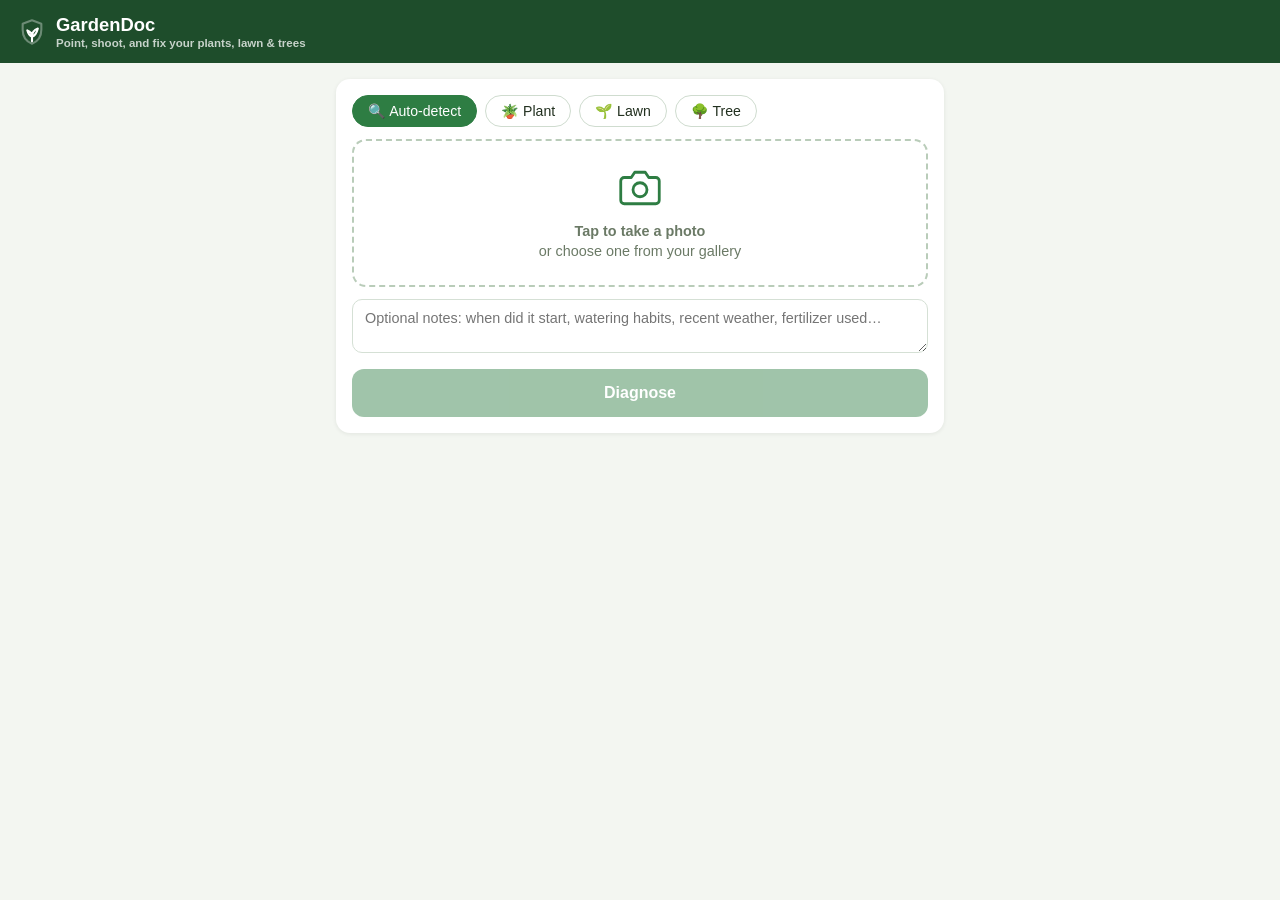
<file: plantdoc/templates/index.html>
<!DOCTYPE html>
<html lang="en">
<head>
<meta charset="utf-8">
<meta name="viewport" content="width=device-width, initial-scale=1, viewport-fit=cover">
<meta name="theme-color" content="#1e4d2b">
<title>GardenDoc</title>
<link rel="manifest" href="/manifest.json">
<link rel="icon" href="/static/icon.svg" type="image/svg+xml">
<link rel="apple-touch-icon" href="/static/icon-192.png">
<style>
  :root {
    --green-dark: #1e4d2b;
    --green: #2e7d43;
    --green-light: #e8f3ec;
    --amber: #b7791f;
    --red: #b3372f;
    --ink: #22301f;
    --muted: #6b7a66;
    --card: #ffffff;
    --bg: #f3f6f1;
    --radius: 14px;
  }
  * { box-sizing: border-box; }
  body {
    margin: 0;
    font-family: -apple-system, BlinkMacSystemFont, "Segoe UI", Roboto, sans-serif;
    background: var(--bg);
    color: var(--ink);
    padding-bottom: env(safe-area-inset-bottom);
  }
  header {
    background: var(--green-dark);
    color: #fff;
    padding: calc(14px + env(safe-area-inset-top)) 18px 14px;
    display: flex;
    align-items: center;
    gap: 10px;
  }
  header svg { width: 28px; height: 28px; flex: none; }
  header h1 { font-size: 1.15rem; margin: 0; font-weight: 650; }
  header .sub { font-size: .72rem; opacity: .75; display: block; margin-top: 1px; }
  main { max-width: 640px; margin: 0 auto; padding: 16px; }

  .card {
    background: var(--card);
    border-radius: var(--radius);
    box-shadow: 0 1px 4px rgba(20,40,20,.08);
    padding: 16px;
    margin-bottom: 14px;
  }

  .chips { display: flex; gap: 8px; flex-wrap: wrap; margin-bottom: 12px; }
  .chip {
    border: 1.5px solid #cfdccf;
    background: #fff;
    color: var(--ink);
    border-radius: 999px;
    padding: 7px 15px;
    font-size: .88rem;
    cursor: pointer;
  }
  .chip.active { background: var(--green); border-color: var(--green); color: #fff; }

  .capture-zone {
    border: 2px dashed #b9ccb9;
    border-radius: var(--radius);
    padding: 26px 14px;
    text-align: center;
    color: var(--muted);
    cursor: pointer;
    transition: background .15s;
  }
  .capture-zone:active { background: var(--green-light); }
  .capture-zone svg { width: 42px; height: 42px; margin-bottom: 6px; color: var(--green); }
  .capture-zone p { margin: 4px 0 0; font-size: .9rem; }
  #preview-wrap { display: none; position: relative; }
  #preview { width: 100%; border-radius: var(--radius); display: block; max-height: 55vh; object-fit: cover; }
  #retake {
    position: absolute; top: 10px; right: 10px;
    background: rgba(0,0,0,.55); color: #fff; border: 0;
    border-radius: 999px; padding: 7px 14px; font-size: .82rem; cursor: pointer;
  }
  textarea {
    width: 100%; border: 1.5px solid #d5e0d5; border-radius: 10px;
    padding: 10px 12px; font: inherit; font-size: .9rem; resize: vertical;
    min-height: 54px; margin-top: 12px; background: #fff; color: var(--ink);
  }
  textarea:focus { outline: 2px solid var(--green); border-color: transparent; }

  .btn {
    width: 100%; border: 0; border-radius: 12px; padding: 15px;
    font-size: 1rem; font-weight: 650; cursor: pointer; margin-top: 12px;
    background: var(--green); color: #fff;
  }
  .btn:disabled { opacity: .45; }

  /* Result */
  #result { display: none; }
  .verdict { display: flex; align-items: center; gap: 12px; }
  .health-badge {
    flex: none; width: 58px; height: 58px; border-radius: 50%;
    display: flex; align-items: center; justify-content: center;
    font-size: 1.5rem; background: var(--green-light);
  }
  .verdict h2 { margin: 0 0 2px; font-size: 1.05rem; }
  .verdict .sci { font-style: italic; color: var(--muted); font-size: .82rem; }
  .status-line { font-size: .85rem; margin-top: 2px; font-weight: 600; }
  .status-healthy { color: var(--green); }
  .status-minor_issues { color: #7a8a1f; }
  .status-moderate_issues { color: var(--amber); }
  .status-severe_issues, .status-dying_or_dead { color: var(--red); }
  .summary { margin: 12px 0 0; font-size: .95rem; line-height: 1.5; }

  .water-flag {
    display: inline-flex; align-items: center; gap: 6px;
    margin-top: 10px; padding: 6px 12px; border-radius: 999px;
    font-size: .82rem; font-weight: 600; background: var(--green-light);
  }
  .water-flag.bad { background: #fdecea; color: var(--red); }

  h3.section { font-size: .8rem; text-transform: uppercase; letter-spacing: .06em;
    color: var(--muted); margin: 0 0 10px; }

  .issue { border-left: 4px solid var(--amber); background: #fbf7ef;
    border-radius: 8px; padding: 10px 12px; margin-bottom: 8px; }
  .issue.high { border-color: var(--red); background: #fdf0ef; }
  .issue.low { border-color: #8aa86f; background: #f2f7ee; }
  .issue b { font-size: .92rem; }
  .issue .tag { font-size: .68rem; text-transform: uppercase; font-weight: 700;
    letter-spacing: .04em; padding: 2px 7px; border-radius: 5px; background: rgba(0,0,0,.07);
    margin-left: 6px; }
  .issue p { margin: 5px 0 0; font-size: .85rem; color: #4c5947; line-height: 1.45; }

  ol.actions, ul.plain { margin: 0; padding-left: 20px; }
  ol.actions li, ul.plain li { font-size: .9rem; line-height: 1.5; margin-bottom: 8px; }

  .note { font-size: .82rem; color: var(--muted); background: var(--green-light);
    border-radius: 8px; padding: 9px 12px; margin-top: 4px; }

  .spinner-wrap { display: none; text-align: center; padding: 34px 10px; }
  .spinner { width: 42px; height: 42px; border: 4px solid #d8e5d8; border-top-color: var(--green);
    border-radius: 50%; margin: 0 auto 14px; animation: spin .9s linear infinite; }
  @keyframes spin { to { transform: rotate(360deg); } }
  .spinner-wrap p { color: var(--muted); font-size: .9rem; margin: 0; }

  .error-box { display: none; background: #fdecea; color: var(--red);
    border-radius: 10px; padding: 12px 14px; font-size: .9rem; margin-bottom: 14px; }

  /* History */
  .hist-item { display: flex; gap: 12px; align-items: center; padding: 9px 0;
    border-bottom: 1px solid #edf2ed; cursor: pointer; }
  .hist-item:last-child { border-bottom: 0; }
  .hist-item img { width: 52px; height: 52px; border-radius: 9px; object-fit: cover; flex: none; }
  .hist-item .t { font-size: .88rem; font-weight: 600; }
  .hist-item .d { font-size: .75rem; color: var(--muted); }
  #history-card { display: none; }
</style>
</head>
<body>
<header>
  <svg viewBox="0 0 24 24" fill="none" stroke="currentColor" stroke-width="1.8" stroke-linecap="round" stroke-linejoin="round">
    <path d="M12 22c5-2 8-6.5 8-12V5l-8-3-8 3v5c0 5.5 3 10 8 12z" opacity=".35"/>
    <path d="M12 16c0-4 2-6 5-7-1 4-2 6.2-5 7zM12 16c0-3-1.5-4.5-4-5.4.8 3.2 1.7 4.8 4 5.4zM12 16v4"/>
  </svg>
  <h1>GardenDoc
    <span class="sub">Point, shoot, and fix your plants, lawn &amp; trees</span>
  </h1>
</header>

<main>
  <div class="error-box" id="error-box"></div>

  <div class="card" id="capture-card">
    <div class="chips" id="chips">
      <button class="chip active" data-cat="auto">🔍 Auto-detect</button>
      <button class="chip" data-cat="plant">🪴 Plant</button>
      <button class="chip" data-cat="lawn">🌱 Lawn</button>
      <button class="chip" data-cat="tree">🌳 Tree</button>
    </div>

    <div class="capture-zone" id="capture-zone">
      <svg viewBox="0 0 24 24" fill="none" stroke="currentColor" stroke-width="1.6" stroke-linecap="round" stroke-linejoin="round">
        <path d="M23 19a2 2 0 0 1-2 2H3a2 2 0 0 1-2-2V8a2 2 0 0 1 2-2h4l2-3h6l2 3h4a2 2 0 0 1 2 2z"/>
        <circle cx="12" cy="13" r="4"/>
      </svg>
      <p><b>Tap to take a photo</b></p>
      <p>or choose one from your gallery</p>
    </div>
    <input type="file" id="file-input" accept="image/*" capture="environment" hidden>
    <input type="file" id="gallery-input" accept="image/*" hidden>

    <div id="preview-wrap">
      <img id="preview" alt="Your photo">
      <button id="retake">↻ Retake</button>
    </div>

    <textarea id="notes" placeholder="Optional notes: when did it start, watering habits, recent weather, fertilizer used…"></textarea>

    <button class="btn" id="analyze" disabled>Diagnose</button>
  </div>

  <div class="card spinner-wrap" id="spinner">
    <div class="spinner"></div>
    <p>Examining your photo…<br>identifying species and symptoms</p>
  </div>

  <div class="card" id="result"></div>

  <div class="card" id="history-card">
    <h3 class="section">Recent scans</h3>
    <div id="history"></div>
  </div>
</main>

<script>
const $ = (id) => document.getElementById(id);
let imageDataUrl = null;
let category = "auto";

/* Category chips */
$("chips").addEventListener("click", (e) => {
  const chip = e.target.closest(".chip");
  if (!chip) return;
  document.querySelectorAll(".chip").forEach(c => c.classList.remove("active"));
  chip.classList.add("active");
  category = chip.dataset.cat;
});

/* Capture: tap zone -> camera; long options via gallery on second tap of preview */
$("capture-zone").addEventListener("click", () => $("file-input").click());
$("retake").addEventListener("click", (e) => { e.stopPropagation(); resetPhoto(); });

for (const inputId of ["file-input", "gallery-input"]) {
  $(inputId).addEventListener("change", (e) => {
    const file = e.target.files[0];
    if (file) loadPhoto(file);
    e.target.value = "";
  });
}

function resetPhoto() {
  imageDataUrl = null;
  $("preview-wrap").style.display = "none";
  $("capture-zone").style.display = "block";
  $("analyze").disabled = true;
}

/* Downscale to max 1568px on the long edge — plenty for diagnosis, keeps upload + token cost sane */
function loadPhoto(file) {
  const img = new Image();
  img.onload = () => {
    const MAX = 1568;
    let { width: w, height: h } = img;
    const scale = Math.min(1, MAX / Math.max(w, h));
    w = Math.round(w * scale); h = Math.round(h * scale);
    const canvas = document.createElement("canvas");
    canvas.width = w; canvas.height = h;
    canvas.getContext("2d").drawImage(img, 0, 0, w, h);
    imageDataUrl = canvas.toDataURL("image/jpeg", 0.88);
    URL.revokeObjectURL(img.src);
    $("preview").src = imageDataUrl;
    $("capture-zone").style.display = "none";
    $("preview-wrap").style.display = "block";
    $("analyze").disabled = false;
    $("result").style.display = "none";
    hideError();
  };
  img.onerror = () => showError("Couldn't read that image — try another photo.");
  img.src = URL.createObjectURL(file);
}

/* Diagnose */
$("analyze").addEventListener("click", async () => {
  if (!imageDataUrl) return;
  hideError();
  $("result").style.display = "none";
  $("spinner").style.display = "block";
  $("analyze").disabled = true;
  try {
    const res = await fetch("/api/diagnose", {
      method: "POST",
      headers: { "Content-Type": "application/json" },
      body: JSON.stringify({ image: imageDataUrl, category, notes: $("notes").value }),
    });
    const body = await res.json().catch(() => ({}));
    if (!res.ok) throw new Error(body.error || `Server error (${res.status})`);
    renderDiagnosis(body.diagnosis);
    saveHistory(body.diagnosis);
  } catch (err) {
    showError(err.message || "Something went wrong. Check your connection and try again.");
  } finally {
    $("spinner").style.display = "none";
    $("analyze").disabled = false;
  }
});

const STATUS_LABEL = {
  healthy: "Healthy", minor_issues: "Minor issues",
  moderate_issues: "Needs attention", severe_issues: "Serious problems",
  dying_or_dead: "Critical condition",
};
const STATUS_EMOJI = {
  healthy: "🌿", minor_issues: "🌱", moderate_issues: "⚠️",
  severe_issues: "🚨", dying_or_dead: "💀",
};
const WATER_LABEL = {
  too_much_water: ["💧 Too much water — cut back", true],
  too_little_water: ["🏜️ Needs more water", true],
  watering_ok: ["💧 Watering looks OK", false],
  cannot_tell: null,
};
const TYPE_EMOJI = { plant: "🪴", lawn: "🌱", tree: "🌳", unknown: "🔍" };

const esc = (s) => String(s ?? "").replace(/[&<>"']/g, c =>
  ({ "&": "&amp;", "<": "&lt;", ">": "&gt;", '"': "&quot;", "'": "&#39;" }[c]));

function renderDiagnosis(d) {
  const idc = d.identification || {};
  let html = `
    <div class="verdict">
      <div class="health-badge">${STATUS_EMOJI[d.health_status] || "🌿"}</div>
      <div>
        <h2>${TYPE_EMOJI[d.subject_type] || ""} ${esc(idc.common_name || "Unidentified")}</h2>
        <div class="sci">${esc(idc.scientific_name || "")}${idc.confidence ? ` · ${esc(idc.confidence)} confidence` : ""}</div>
        <div class="status-line status-${esc(d.health_status)}">${STATUS_LABEL[d.health_status] || esc(d.health_status)}</div>
      </div>
    </div>
    <p class="summary">${esc(d.summary)}</p>`;

  const wf = WATER_LABEL[d.watering_verdict];
  if (wf) html += `<div class="water-flag${wf[1] ? " bad" : ""}">${wf[0]}</div>`;

  if (d.issues && d.issues.length) {
    html += `<h3 class="section" style="margin-top:18px">Problems found</h3>`;
    for (const i of d.issues) {
      const nutrient = i.nutrient ? ` — ${esc(i.nutrient)}` : "";
      html += `
        <div class="issue ${esc(i.severity)}">
          <b>${esc(i.name)}${nutrient}</b><span class="tag">${esc(i.severity)}</span>
          <p>${esc(i.evidence)}</p>
        </div>`;
    }
  }
  if (d.immediate_actions && d.immediate_actions.length) {
    html += `<h3 class="section" style="margin-top:18px">Do this now</h3><ol class="actions">`;
    for (const a of d.immediate_actions) html += `<li>${esc(a)}</li>`;
    html += `</ol>`;
  }
  if (d.ongoing_care && d.ongoing_care.length) {
    html += `<h3 class="section" style="margin-top:18px">Ongoing care</h3><ul class="plain">`;
    for (const a of d.ongoing_care) html += `<li>${esc(a)}</li>`;
    html += `</ul>`;
  }
  if (d.prevention_tips && d.prevention_tips.length) {
    html += `<h3 class="section" style="margin-top:18px">Prevention</h3><ul class="plain">`;
    for (const t of d.prevention_tips) html += `<li>${esc(t)}</li>`;
    html += `</ul>`;
  }
  if (d.photo_quality_note) {
    html += `<div class="note" style="margin-top:14px">📸 ${esc(d.photo_quality_note)}</div>`;
  }
  $("result").innerHTML = html;
  $("result").style.display = "block";
  $("result").scrollIntoView({ behavior: "smooth", block: "start" });
}

/* History (localStorage, thumbnails downscaled hard) */
function thumb(dataUrl, cb) {
  const img = new Image();
  img.onload = () => {
    const c = document.createElement("canvas");
    const s = 104 / Math.max(img.width, img.height);
    c.width = Math.round(img.width * s); c.height = Math.round(img.height * s);
    c.getContext("2d").drawImage(img, 0, 0, c.width, c.height);
    cb(c.toDataURL("image/jpeg", 0.6));
  };
  img.src = dataUrl;
}

function saveHistory(d) {
  thumb(imageDataUrl, (t) => {
    const hist = JSON.parse(localStorage.getItem("gd_history") || "[]");
    hist.unshift({ when: Date.now(), thumb: t, diagnosis: d });
    localStorage.setItem("gd_history", JSON.stringify(hist.slice(0, 12)));
    renderHistory();
  });
}

function renderHistory() {
  const hist = JSON.parse(localStorage.getItem("gd_history") || "[]");
  if (!hist.length) { $("history-card").style.display = "none"; return; }
  $("history-card").style.display = "block";
  $("history").innerHTML = hist.map((h, i) => `
    <div class="hist-item" data-i="${i}">
      <img src="${h.thumb}" alt="">
      <div>
        <div class="t">${esc(h.diagnosis?.identification?.common_name || "Scan")}
          — ${STATUS_LABEL[h.diagnosis?.health_status] || ""}</div>
        <div class="d">${new Date(h.when).toLocaleString()}</div>
      </div>
    </div>`).join("");
}

$("history").addEventListener("click", (e) => {
  const item = e.target.closest(".hist-item");
  if (!item) return;
  const hist = JSON.parse(localStorage.getItem("gd_history") || "[]");
  const h = hist[+item.dataset.i];
  if (h) { renderDiagnosis(h.diagnosis); }
});

function showError(msg) { const b = $("error-box"); b.textContent = msg; b.style.display = "block"; }
function hideError() { $("error-box").style.display = "none"; }

renderHistory();

/* PWA */
if ("serviceWorker" in navigator) navigator.serviceWorker.register("/sw.js");
</script>
</body>
</html>
</file>
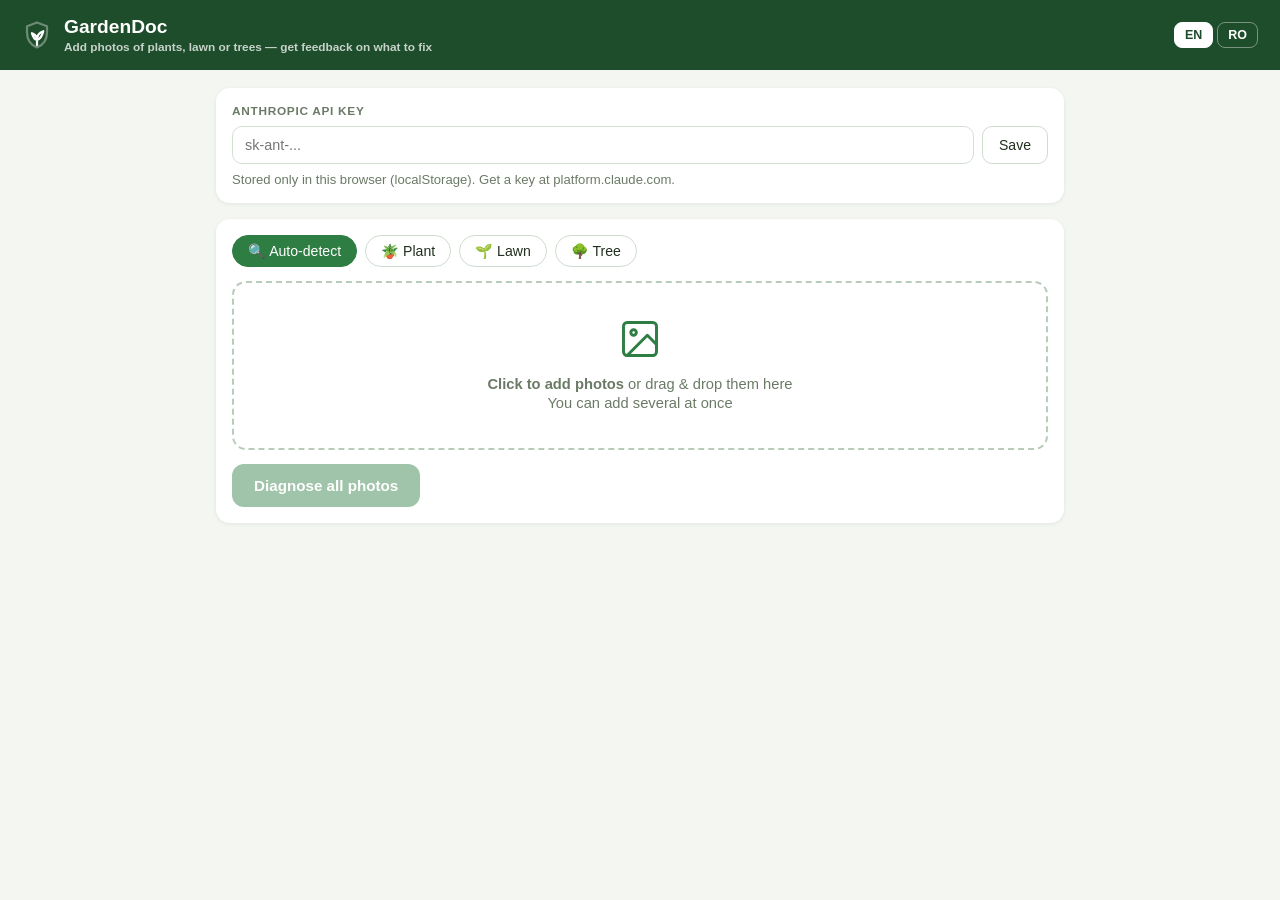
<file: plantdoc/gardendoc.html>
<!DOCTYPE html>
<html lang="en">
<head>
<meta charset="utf-8">
<meta name="viewport" content="width=device-width, initial-scale=1">
<title>GardenDoc — photo feedback</title>
<style>
  :root {
    --green-dark: #1e4d2b;
    --green: #2e7d43;
    --green-light: #e8f3ec;
    --amber: #b7791f;
    --red: #b3372f;
    --ink: #22301f;
    --muted: #6b7a66;
    --bg: #f3f6f1;
    --radius: 14px;
  }
  * { box-sizing: border-box; }
  body {
    margin: 0;
    font-family: -apple-system, BlinkMacSystemFont, "Segoe UI", Roboto, sans-serif;
    background: var(--bg);
    color: var(--ink);
  }
  header {
    background: var(--green-dark); color: #fff;
    padding: 16px 22px; display: flex; align-items: center; gap: 12px;
  }
  header svg { width: 30px; height: 30px; flex: none; }
  header h1 { font-size: 1.2rem; margin: 0; font-weight: 650; }
  header .sub { font-size: .74rem; opacity: .75; display: block; margin-top: 2px; }
  .lang-toggle { margin-left: auto; display: flex; gap: 4px; flex: none; }
  .lang-toggle button {
    border: 1.5px solid rgba(255,255,255,.4); background: transparent; color: #fff;
    border-radius: 8px; padding: 5px 10px; font-size: .78rem; font-weight: 650; cursor: pointer;
  }
  .lang-toggle button.active { background: #fff; color: var(--green-dark); border-color: #fff; }
  main { max-width: 880px; margin: 0 auto; padding: 18px 16px 60px; }

  .card {
    background: #fff; border-radius: var(--radius);
    box-shadow: 0 1px 4px rgba(20,40,20,.08);
    padding: 16px; margin-bottom: 16px;
  }

  /* API key */
  #key-row { display: flex; gap: 8px; align-items: center; }
  #key-row input {
    flex: 1; border: 1.5px solid #d5e0d5; border-radius: 10px;
    padding: 10px 12px; font: inherit; font-size: .9rem;
  }
  #key-row input:focus { outline: 2px solid var(--green); border-color: transparent; }
  #key-status { font-size: .82rem; color: var(--muted); margin-top: 8px; }
  #key-status.ok { color: var(--green); font-weight: 600; }
  .btn-small {
    border: 1.5px solid #cfdccf; background: #fff; color: var(--ink);
    border-radius: 10px; padding: 10px 16px; font-size: .88rem; cursor: pointer;
  }
  .btn-small:hover { background: var(--green-light); }

  /* Options */
  .chips { display: flex; gap: 8px; flex-wrap: wrap; }
  .chip {
    border: 1.5px solid #cfdccf; background: #fff; color: var(--ink);
    border-radius: 999px; padding: 7px 15px; font-size: .88rem; cursor: pointer;
  }
  .chip.active { background: var(--green); border-color: var(--green); color: #fff; }

  /* Drop zone */
  #drop-zone {
    border: 2px dashed #b9ccb9; border-radius: var(--radius);
    padding: 34px 16px; text-align: center; color: var(--muted);
    cursor: pointer; transition: background .15s, border-color .15s;
    margin-top: 14px;
  }
  #drop-zone.drag { background: var(--green-light); border-color: var(--green); }
  #drop-zone svg { width: 44px; height: 44px; margin-bottom: 8px; color: var(--green); }
  #drop-zone p { margin: 3px 0; font-size: .92rem; }

  .toolbar { display: flex; gap: 10px; margin-top: 14px; flex-wrap: wrap; }
  .btn {
    border: 0; border-radius: 12px; padding: 13px 22px;
    font-size: .95rem; font-weight: 650; cursor: pointer;
    background: var(--green); color: #fff;
  }
  .btn:disabled { opacity: .45; cursor: default; }
  .btn.ghost { background: #fff; color: var(--ink); border: 1.5px solid #cfdccf; font-weight: 500; }

  /* Photo cards */
  .photo-card { display: grid; grid-template-columns: 240px 1fr; gap: 16px; }
  @media (max-width: 640px) { .photo-card { grid-template-columns: 1fr; } }
  .photo-left img { width: 100%; border-radius: 10px; display: block; }
  .photo-left textarea {
    width: 100%; border: 1.5px solid #d5e0d5; border-radius: 10px;
    padding: 8px 10px; font: inherit; font-size: .82rem; resize: vertical;
    min-height: 44px; margin-top: 8px;
  }
  .photo-left .row { display: flex; gap: 8px; margin-top: 8px; }
  .photo-left .row .btn { flex: 1; padding: 10px; font-size: .88rem; }
  .photo-left .remove {
    border: 0; background: none; color: var(--muted); font-size: .8rem;
    cursor: pointer; text-decoration: underline; padding: 8px 4px;
  }

  .status { font-size: .88rem; color: var(--muted); display: flex; align-items: center; gap: 9px; }
  .spinner {
    width: 18px; height: 18px; border: 3px solid #d8e5d8; border-top-color: var(--green);
    border-radius: 50%; animation: spin .9s linear infinite; flex: none;
  }
  @keyframes spin { to { transform: rotate(360deg); } }
  .err { color: var(--red); font-size: .88rem; background: #fdecea; border-radius: 8px; padding: 10px 12px; }

  /* Diagnosis rendering */
  .verdict { display: flex; align-items: center; gap: 12px; }
  .health-badge {
    flex: none; width: 50px; height: 50px; border-radius: 50%;
    display: flex; align-items: center; justify-content: center;
    font-size: 1.35rem; background: var(--green-light);
  }
  .verdict h2 { margin: 0 0 2px; font-size: 1.02rem; }
  .verdict .sci { font-style: italic; color: var(--muted); font-size: .8rem; }
  .status-line { font-size: .84rem; margin-top: 2px; font-weight: 600; }
  .status-healthy { color: var(--green); }
  .status-minor_issues { color: #7a8a1f; }
  .status-moderate_issues { color: var(--amber); }
  .status-severe_issues, .status-dying_or_dead { color: var(--red); }
  .summary { margin: 10px 0 0; font-size: .92rem; line-height: 1.5; }
  .water-flag {
    display: inline-flex; align-items: center; gap: 6px; margin-top: 10px;
    padding: 5px 12px; border-radius: 999px; font-size: .8rem; font-weight: 600;
    background: var(--green-light);
  }
  .water-flag.bad { background: #fdecea; color: var(--red); }
  h3.section {
    font-size: .74rem; text-transform: uppercase; letter-spacing: .06em;
    color: var(--muted); margin: 16px 0 8px;
  }
  .issue {
    border-left: 4px solid var(--amber); background: #fbf7ef;
    border-radius: 8px; padding: 9px 12px; margin-bottom: 7px;
  }
  .issue.high { border-color: var(--red); background: #fdf0ef; }
  .issue.low { border-color: #8aa86f; background: #f2f7ee; }
  .issue b { font-size: .9rem; }
  .issue .tag {
    font-size: .66rem; text-transform: uppercase; font-weight: 700;
    letter-spacing: .04em; padding: 2px 7px; border-radius: 5px;
    background: rgba(0,0,0,.07); margin-left: 6px;
  }
  .issue p { margin: 4px 0 0; font-size: .83rem; color: #4c5947; line-height: 1.45; }
  ol.actions, ul.plain { margin: 0; padding-left: 20px; }
  ol.actions li, ul.plain li { font-size: .88rem; line-height: 1.5; margin-bottom: 7px; }
  .note {
    font-size: .8rem; color: var(--muted); background: var(--green-light);
    border-radius: 8px; padding: 8px 12px; margin-top: 12px;
  }
</style>
</head>
<body>
<header>
  <svg viewBox="0 0 24 24" fill="none" stroke="currentColor" stroke-width="1.8" stroke-linecap="round" stroke-linejoin="round">
    <path d="M12 22c5-2 8-6.5 8-12V5l-8-3-8 3v5c0 5.5 3 10 8 12z" opacity=".35"/>
    <path d="M12 16c0-4 2-6 5-7-1 4-2 6.2-5 7zM12 16c0-3-1.5-4.5-4-5.4.8 3.2 1.7 4.8 4 5.4zM12 16v4"/>
  </svg>
  <h1>GardenDoc
    <span class="sub" data-i18n="sub">Add photos of plants, lawn or trees — get feedback on what to fix</span>
  </h1>
  <div class="lang-toggle">
    <button data-lang="en">EN</button>
    <button data-lang="ro">RO</button>
  </div>
</header>

<main>
  <div class="card" id="key-card">
    <h3 class="section" style="margin-top:0" data-i18n="keyTitle">Anthropic API key</h3>
    <div id="key-row">
      <input type="password" id="api-key" placeholder="sk-ant-..." autocomplete="off">
      <button class="btn-small" id="save-key" data-i18n="save">Save</button>
    </div>
    <div id="key-status"></div>
  </div>

  <div class="card">
    <div class="chips" id="chips">
      <button class="chip active" data-cat="auto" data-i18n="catAuto">🔍 Auto-detect</button>
      <button class="chip" data-cat="plant" data-i18n="catPlant">🪴 Plant</button>
      <button class="chip" data-cat="lawn" data-i18n="catLawn">🌱 Lawn</button>
      <button class="chip" data-cat="tree" data-i18n="catTree">🌳 Tree</button>
    </div>

    <div id="drop-zone">
      <svg viewBox="0 0 24 24" fill="none" stroke="currentColor" stroke-width="1.6" stroke-linecap="round" stroke-linejoin="round">
        <rect x="3" y="3" width="18" height="18" rx="2"/>
        <circle cx="8.5" cy="8.5" r="1.5"/>
        <path d="M21 15l-5-5L5 21"/>
      </svg>
      <p data-i18n-html="dropMain"><b>Click to add photos</b> or drag &amp; drop them here</p>
      <p data-i18n="dropSub">You can add several at once</p>
    </div>
    <input type="file" id="file-input" accept="image/*" multiple hidden>

    <div class="toolbar">
      <button class="btn" id="analyze-all" disabled data-i18n="diagnoseAll">Diagnose all photos</button>
      <button class="btn ghost" id="clear-all" style="display:none" data-i18n="clear">Clear</button>
    </div>
  </div>

  <div id="photos"></div>
</main>

<script>
"use strict";
const $ = (id) => document.getElementById(id);
const esc = (s) => String(s ?? "").replace(/[&<>"']/g, (c) =>
  ({ "&": "&amp;", "<": "&lt;", ">": "&gt;", '"': "&quot;", "'": "&#39;" }[c]));

const MODEL = "claude-opus-4-8";
let category = "auto";
let seq = 0;
const photos = new Map(); // id -> {dataUrl, mediaType, status}

/* ---------- i18n ---------- */
const I18N = {
  en: {
    sub: "Add photos of plants, lawn or trees — get feedback on what to fix",
    keyTitle: "Anthropic API key",
    save: "Save",
    keyMissing: "Stored only in this browser (localStorage). Get a key at platform.claude.com.",
    keySaved: "✓ Key saved in this browser.",
    catAuto: "🔍 Auto-detect", catPlant: "🪴 Plant", catLawn: "🌱 Lawn", catTree: "🌳 Tree",
    dropMain: "<b>Click to add photos</b> or drag &amp; drop them here",
    dropSub: "You can add several at once",
    diagnoseAll: "Diagnose all photos", clear: "Clear",
    diagnose: "Diagnose", rediagnose: "Re-diagnose", removePhoto: "Remove photo",
    ready: "Ready — click Diagnose to get feedback.",
    analyzing: "Examining the photo — identifying species and symptoms…",
    notesPh: "Optional notes for this photo (symptoms, watering, weather…)",
    needKey: "Add your Anthropic API key at the top of the page first.",
    badKey: "Invalid API key — check the key you saved above.",
    rateLimited: "Rate limited — wait a minute and try again.",
    refused: "The AI declined to analyze this image. Try a different photo.",
    noDiagnosis: "The AI returned no diagnosis — try again.",
    network: "Network error — check your internet connection.",
    apiError: (s) => `API error (${s}).`,
    unidentified: "Unidentified",
    sections: { issues: "Problems found", now: "Do this now", care: "Ongoing care", prevent: "Prevention" },
    status: {
      healthy: "Healthy", minor_issues: "Minor issues", moderate_issues: "Needs attention",
      severe_issues: "Serious problems", dying_or_dead: "Critical condition",
    },
    water: {
      too_much_water: ["💧 Too much water — cut back", true],
      too_little_water: ["🏜️ Needs more water", true],
      watering_ok: ["💧 Watering looks OK", false],
      cannot_tell: null,
    },
    confidence: { high: "high confidence", medium: "medium confidence", low: "low confidence" },
    severity: { low: "low", medium: "medium", high: "high" },
  },
  ro: {
    sub: "Adaugă poze cu plante, gazon sau copaci — primești sfaturi despre ce e de făcut",
    keyTitle: "Cheie API Anthropic",
    save: "Salvează",
    keyMissing: "Se păstrează doar în acest browser (localStorage). Obții o cheie pe platform.claude.com.",
    keySaved: "✓ Cheie salvată în acest browser.",
    catAuto: "🔍 Detectare automată", catPlant: "🪴 Plantă", catLawn: "🌱 Gazon", catTree: "🌳 Copac",
    dropMain: "<b>Apasă pentru a adăuga poze</b> sau trage-le aici",
    dropSub: "Poți adăuga mai multe deodată",
    diagnoseAll: "Diagnostichează toate pozele", clear: "Șterge tot",
    diagnose: "Diagnostichează", rediagnose: "Re-diagnostichează", removePhoto: "Șterge poza",
    ready: "Pregătit — apasă Diagnostichează pentru feedback.",
    analyzing: "Se examinează poza — se identifică specia și simptomele…",
    notesPh: "Notițe opționale pentru această poză (simptome, udare, vreme…)",
    needKey: "Adaugă mai întâi cheia API Anthropic în partea de sus a paginii.",
    badKey: "Cheie API invalidă — verifică cheia salvată mai sus.",
    rateLimited: "Prea multe cereri — așteaptă un minut și încearcă din nou.",
    refused: "AI-ul a refuzat să analizeze această imagine. Încearcă altă poză.",
    noDiagnosis: "AI-ul nu a returnat niciun diagnostic — încearcă din nou.",
    network: "Eroare de rețea — verifică conexiunea la internet.",
    apiError: (s) => `Eroare API (${s}).`,
    unidentified: "Neidentificat",
    sections: { issues: "Probleme găsite", now: "Fă asta acum", care: "Îngrijire în continuare", prevent: "Prevenție" },
    status: {
      healthy: "Sănătos", minor_issues: "Probleme minore", moderate_issues: "Necesită atenție",
      severe_issues: "Probleme serioase", dying_or_dead: "Stare critică",
    },
    water: {
      too_much_water: ["💧 Prea multă apă — redu udarea", true],
      too_little_water: ["🏜️ Are nevoie de mai multă apă", true],
      watering_ok: ["💧 Udarea pare în regulă", false],
      cannot_tell: null,
    },
    confidence: { high: "încredere ridicată", medium: "încredere medie", low: "încredere scăzută" },
    severity: { low: "scăzut", medium: "mediu", high: "ridicat" },
  },
};

let lang = localStorage.getItem("gd_lang")
  || ((navigator.language || "").toLowerCase().startsWith("ro") ? "ro" : "en");
const t = (key) => I18N[lang][key];

function applyLang() {
  document.documentElement.lang = lang;
  localStorage.setItem("gd_lang", lang);
  document.querySelectorAll(".lang-toggle button").forEach((b) =>
    b.classList.toggle("active", b.dataset.lang === lang));
  document.querySelectorAll("[data-i18n]").forEach((el) => {
    const v = t(el.dataset.i18n);
    if (v) el.textContent = v;
  });
  document.querySelectorAll("[data-i18n-html]").forEach((el) => {
    const v = t(el.dataset.i18nHtml);
    if (v) el.innerHTML = v;
  });
  document.querySelectorAll("[data-i18n-ph]").forEach((el) => {
    const v = t(el.dataset.i18nPh);
    if (v) el.placeholder = v;
  });
  keyStatus();
}
document.querySelector(".lang-toggle").addEventListener("click", (e) => {
  const btn = e.target.closest("button[data-lang]");
  if (!btn || btn.dataset.lang === lang) return;
  lang = btn.dataset.lang;
  applyLang();
});

/* ---------- API key handling ---------- */
function keyStatus() {
  const has = !!localStorage.getItem("gd_api_key");
  const el = $("key-status");
  el.textContent = has ? t("keySaved") : t("keyMissing");
  el.classList.toggle("ok", has);
}
$("save-key").addEventListener("click", () => {
  const v = $("api-key").value.trim();
  if (v) localStorage.setItem("gd_api_key", v);
  $("api-key").value = "";
  keyStatus();
});
applyLang();

/* ---------- category chips ---------- */
$("chips").addEventListener("click", (e) => {
  const chip = e.target.closest(".chip");
  if (!chip) return;
  document.querySelectorAll(".chip").forEach((c) => c.classList.remove("active"));
  chip.classList.add("active");
  category = chip.dataset.cat;
});

/* ---------- adding photos ---------- */
$("drop-zone").addEventListener("click", () => $("file-input").click());
$("file-input").addEventListener("change", (e) => {
  addFiles(e.target.files);
  e.target.value = "";
});
["dragover", "dragenter"].forEach((ev) =>
  $("drop-zone").addEventListener(ev, (e) => { e.preventDefault(); $("drop-zone").classList.add("drag"); }));
["dragleave", "drop"].forEach((ev) =>
  $("drop-zone").addEventListener(ev, (e) => { e.preventDefault(); $("drop-zone").classList.remove("drag"); }));
$("drop-zone").addEventListener("drop", (e) => addFiles(e.dataTransfer.files));

function addFiles(fileList) {
  for (const file of fileList) {
    if (!file.type.startsWith("image/")) continue;
    const id = "p" + (++seq);
    const img = new Image();
    img.onload = () => {
      const MAX = 1568;
      const scale = Math.min(1, MAX / Math.max(img.width, img.height));
      const canvas = document.createElement("canvas");
      canvas.width = Math.round(img.width * scale);
      canvas.height = Math.round(img.height * scale);
      canvas.getContext("2d").drawImage(img, 0, 0, canvas.width, canvas.height);
      URL.revokeObjectURL(img.src);
      const dataUrl = canvas.toDataURL("image/jpeg", 0.88);
      photos.set(id, { dataUrl, mediaType: "image/jpeg", status: "ready" });
      renderPhotoCard(id, file.name);
      refreshToolbar();
    };
    img.onerror = () => URL.revokeObjectURL(img.src);
    img.src = URL.createObjectURL(file);
  }
}

function renderPhotoCard(id, name) {
  const p = photos.get(id);
  const card = document.createElement("div");
  card.className = "card photo-card";
  card.id = id;
  card.innerHTML = `
    <div class="photo-left">
      <img src="${p.dataUrl}" alt="${esc(name)}">
      <textarea data-i18n-ph="notesPh" placeholder="${esc(t("notesPh"))}"></textarea>
      <div class="row">
        <button class="btn one" data-i18n="diagnose">${esc(t("diagnose"))}</button>
      </div>
      <button class="remove" data-i18n="removePhoto">${esc(t("removePhoto"))}</button>
    </div>
    <div class="photo-right">
      <div class="status" data-i18n="ready">${esc(t("ready"))}</div>
    </div>`;
  card.querySelector(".one").addEventListener("click", () => diagnose(id));
  card.querySelector(".remove").addEventListener("click", () => {
    photos.delete(id);
    card.remove();
    refreshToolbar();
  });
  $("photos").prepend(card);
}

function refreshToolbar() {
  $("analyze-all").disabled = photos.size === 0;
  $("clear-all").style.display = photos.size ? "inline-block" : "none";
}
$("clear-all").addEventListener("click", () => {
  photos.clear();
  $("photos").innerHTML = "";
  refreshToolbar();
});
$("analyze-all").addEventListener("click", async () => {
  for (const id of [...photos.keys()]) {
    const p = photos.get(id);
    if (p && p.status !== "analyzing" && p.status !== "done") await diagnose(id);
  }
});

/* ---------- Claude call ---------- */
const DIAGNOSIS_SCHEMA = {
  type: "object",
  properties: {
    subject_type: { type: "string", enum: ["plant", "lawn", "tree", "unknown"] },
    identification: {
      type: "object",
      properties: {
        common_name: { type: "string" },
        scientific_name: { type: "string" },
        confidence: { type: "string", enum: ["high", "medium", "low"] },
      },
      required: ["common_name", "scientific_name", "confidence"],
      additionalProperties: false,
    },
    health_status: {
      type: "string",
      enum: ["healthy", "minor_issues", "moderate_issues", "severe_issues", "dying_or_dead"],
    },
    summary: { type: "string" },
    issues: {
      type: "array",
      items: {
        type: "object",
        properties: {
          name: { type: "string" },
          category: {
            type: "string",
            enum: ["overwatering", "underwatering", "nutrient_deficiency", "disease", "pest",
                   "sunlight", "soil", "temperature_stress", "mowing_or_pruning", "other"],
          },
          severity: { type: "string", enum: ["low", "medium", "high"] },
          evidence: { type: "string" },
          nutrient: { type: ["string", "null"] },
        },
        required: ["name", "category", "severity", "evidence", "nutrient"],
        additionalProperties: false,
      },
    },
    immediate_actions: { type: "array", items: { type: "string" } },
    ongoing_care: { type: "array", items: { type: "string" } },
    watering_verdict: {
      type: "string",
      enum: ["too_much_water", "too_little_water", "watering_ok", "cannot_tell"],
    },
    prevention_tips: { type: "array", items: { type: "string" } },
    photo_quality_note: { type: ["string", "null"] },
  },
  required: ["subject_type", "identification", "health_status", "summary", "issues",
             "immediate_actions", "ongoing_care", "watering_verdict", "prevention_tips",
             "photo_quality_note"],
  additionalProperties: false,
};

const SYSTEM_PROMPT = `You are GardenDoc, an expert horticulturist, arborist, turf-grass specialist and plant pathologist helping a home gardener diagnose problems from photos.

Analyze the photo carefully:
- Identify the plant / grass / tree as precisely as the photo allows.
- Look for symptoms: leaf color patterns (interveinal chlorosis -> iron/magnesium, uniform yellowing of older leaves -> nitrogen, browning tips, purpling -> phosphorus), wilting, leaf drop, fungal spots, powdery coatings, rust, thatch, bare or yellow lawn patches, dollar spot, brown patch, grub/pest damage, scorch, root rot signs, over/underwatering signs, mower scalping, compaction, etc.
- Distinguish overwatering (yellow + limp leaves, soggy soil, fungus gnats, root rot smell) from underwatering (crispy brown edges, dry pulling-away soil, wilt that recovers after water).
- Be honest about uncertainty: if the photo can't support a firm diagnosis, lower the identification confidence, use "cannot_tell" for the watering verdict, and use photo_quality_note to ask for a better shot.
- Make actions concrete and doable by a home gardener: name the type of product (e.g. "chelated iron foliar spray", "balanced 10-10-10 fertilizer", "neem oil"), rough amounts, and frequency. Consider the user's notes if given.
- If the plant is healthy, say so plainly and keep issues empty.`;

async function diagnose(id) {
  const p = photos.get(id);
  const card = $(id);
  if (!p || !card) return;
  const right = card.querySelector(".photo-right");

  const apiKey = localStorage.getItem("gd_api_key");
  if (!apiKey) {
    right.innerHTML = `<div class="err">${esc(t("needKey"))}</div>`;
    $("key-card").scrollIntoView({ behavior: "smooth" });
    return;
  }

  const notes = card.querySelector("textarea").value.trim();
  let userText = category === "auto"
    ? "Diagnose what you see in this photo of my garden."
    : `Diagnose this ${category} from my garden.`;
  if (notes) userText += `\n\nMy notes / what I've observed: ${notes}`;
  if (lang === "ro") {
    userText += "\n\nIMPORTANT: Write every free-text field of the JSON (common_name, summary, "
      + "issue names, evidence, immediate_actions, ongoing_care, prevention_tips, "
      + "photo_quality_note) in Romanian. Keep scientific_name in Latin and keep all "
      + "enum values (subject_type, category, severity, health_status, watering_verdict, "
      + "confidence) exactly as defined in the schema.";
  }
  userText += "\n\nReturn the diagnosis in the required JSON format.";

  p.status = "analyzing";
  right.innerHTML = `<div class="status"><div class="spinner"></div>${esc(t("analyzing"))}</div>`;
  card.querySelector(".one").disabled = true;

  try {
    const res = await fetch("https://api.anthropic.com/v1/messages", {
      method: "POST",
      headers: {
        "content-type": "application/json",
        "x-api-key": apiKey,
        "anthropic-version": "2023-06-01",
        "anthropic-dangerous-direct-browser-access": "true",
      },
      body: JSON.stringify({
        model: MODEL,
        max_tokens: 16000,
        thinking: { type: "adaptive" },
        system: SYSTEM_PROMPT,
        output_config: { format: { type: "json_schema", schema: DIAGNOSIS_SCHEMA } },
        messages: [{
          role: "user",
          content: [
            { type: "image",
              source: { type: "base64", media_type: p.mediaType,
                        data: p.dataUrl.split(",")[1] } },
            { type: "text", text: userText },
          ],
        }],
      }),
    });

    if (!res.ok) {
      let msg = t("apiError")(res.status);
      try {
        const body = await res.json();
        if (body?.error?.message) msg = body.error.message;
      } catch (_) { /* keep generic */ }
      if (res.status === 401) msg = t("badKey");
      if (res.status === 429) msg = t("rateLimited");
      throw new Error(msg);
    }

    const body = await res.json();
    if (body.stop_reason === "refusal") {
      throw new Error(t("refused"));
    }
    const text = (body.content || []).find((b) => b.type === "text")?.text;
    if (!text) throw new Error(t("noDiagnosis"));
    const d = JSON.parse(text);
    p.status = "done";
    right.innerHTML = renderDiagnosis(d);
  } catch (err) {
    p.status = "error";
    const msg = err instanceof TypeError ? t("network") : (err.message || "Error.");
    right.innerHTML = `<div class="err">${esc(msg)}</div>`;
  } finally {
    const btn = card.querySelector(".one");
    btn.disabled = false;
    btn.dataset.i18n = "rediagnose";
    btn.textContent = t("rediagnose");
  }
}

/* ---------- rendering ---------- */
const STATUS_EMOJI = {
  healthy: "🌿", minor_issues: "🌱", moderate_issues: "⚠️",
  severe_issues: "🚨", dying_or_dead: "💀",
};
const TYPE_EMOJI = { plant: "🪴", lawn: "🌱", tree: "🌳", unknown: "🔍" };

function renderDiagnosis(d) {
  const L = I18N[lang];
  const idc = d.identification || {};
  const conf = idc.confidence ? ` · ${esc(L.confidence[idc.confidence] || idc.confidence)}` : "";
  let html = `
    <div class="verdict">
      <div class="health-badge">${STATUS_EMOJI[d.health_status] || "🌿"}</div>
      <div>
        <h2>${TYPE_EMOJI[d.subject_type] || ""} ${esc(idc.common_name || L.unidentified)}</h2>
        <div class="sci">${esc(idc.scientific_name || "")}${conf}</div>
        <div class="status-line status-${esc(d.health_status)}">${L.status[d.health_status] || esc(d.health_status)}</div>
      </div>
    </div>
    <p class="summary">${esc(d.summary)}</p>`;

  const wf = L.water[d.watering_verdict];
  if (wf) html += `<div class="water-flag${wf[1] ? " bad" : ""}">${wf[0]}</div>`;

  if (d.issues?.length) {
    html += `<h3 class="section">${esc(L.sections.issues)}</h3>`;
    for (const i of d.issues) {
      const nutrient = i.nutrient ? ` — ${esc(i.nutrient)}` : "";
      html += `
        <div class="issue ${esc(i.severity)}">
          <b>${esc(i.name)}${nutrient}</b><span class="tag">${esc(L.severity[i.severity] || i.severity)}</span>
          <p>${esc(i.evidence)}</p>
        </div>`;
    }
  }
  if (d.immediate_actions?.length) {
    html += `<h3 class="section">${esc(L.sections.now)}</h3><ol class="actions">`;
    for (const a of d.immediate_actions) html += `<li>${esc(a)}</li>`;
    html += `</ol>`;
  }
  if (d.ongoing_care?.length) {
    html += `<h3 class="section">${esc(L.sections.care)}</h3><ul class="plain">`;
    for (const a of d.ongoing_care) html += `<li>${esc(a)}</li>`;
    html += `</ul>`;
  }
  if (d.prevention_tips?.length) {
    html += `<h3 class="section">${esc(L.sections.prevent)}</h3><ul class="plain">`;
    for (const tip of d.prevention_tips) html += `<li>${esc(tip)}</li>`;
    html += `</ul>`;
  }
  if (d.photo_quality_note) {
    html += `<div class="note">📸 ${esc(d.photo_quality_note)}</div>`;
  }
  return html;
}
</script>
</body>
</html>
</file>
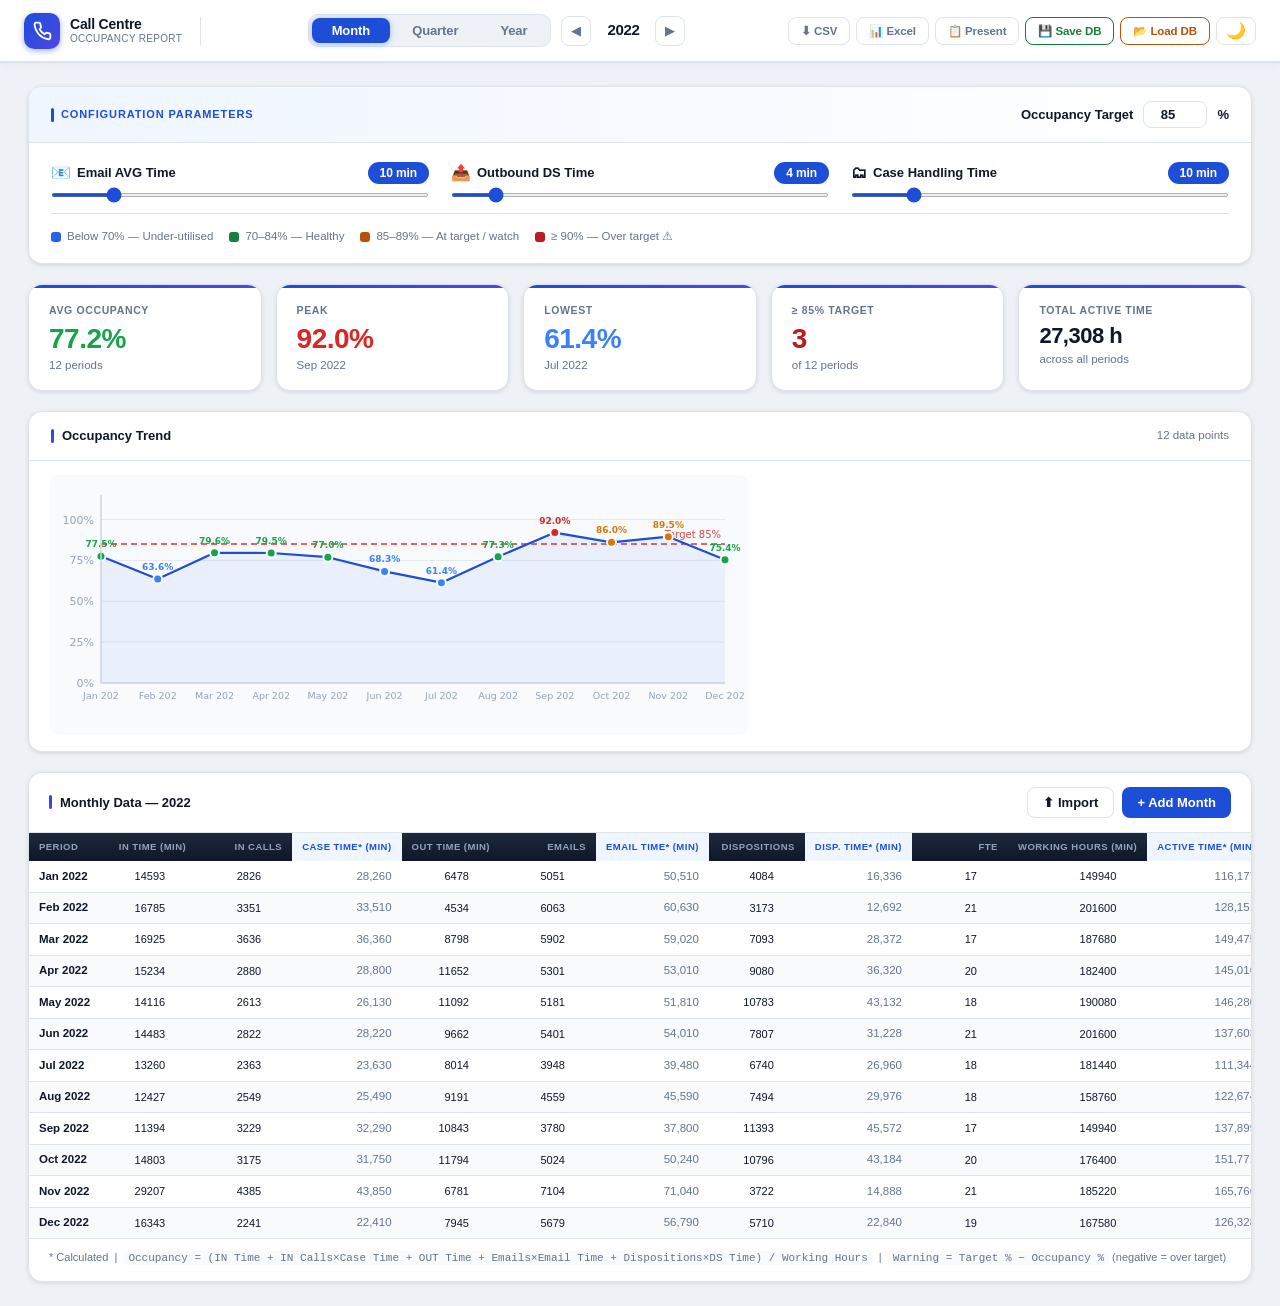
<file: static/occupancy-report.html>
<!DOCTYPE html>
<html lang="en">
<head>
<meta charset="UTF-8">
<meta name="viewport" content="width=device-width, initial-scale=1.0">
<title>Call Centre Occupancy Report</title>
<style>
*,*::before,*::after{box-sizing:border-box;margin:0;padding:0}
:root{
  --bg:#eef2f7;
  --card:#ffffff;
  --card2:#f8fafc;
  --border:#dde3ec;
  --text:#0f172a;
  --muted:#64748b;
  --primary:#1d4ed8;
  --primary-l:#eff6ff;
  --success:#15803d;
  --success-l:#dcfce7;
  --warn:#b45309;
  --warn-l:#fef3c7;
  --danger:#b91c1c;
  --danger-l:#fee2e2;
  --blue:#2563eb;
  --blue-l:#dbeafe;
  --radius:14px;
  --sh:0 1px 4px rgba(0,0,0,.07),0 2px 6px rgba(0,0,0,.04);
  --sh-lg:0 12px 32px rgba(0,0,0,.12),0 4px 12px rgba(0,0,0,.06);
  --topbar-h:62px;
}
[data-theme=dark]{
  --bg:#0f172a;--card:#1e293b;--card2:#243347;--border:#334155;
  --text:#f1f5f9;--muted:#94a3b8;--primary:#60a5fa;--primary-l:#172554;
  --success:#4ade80;--success-l:#052e16;--warn:#fbbf24;--warn-l:#451a03;
  --danger:#f87171;--danger-l:#450a0a;--blue:#60a5fa;--blue-l:#172554;
  color-scheme:dark;
}
[data-theme=dark] input,[data-theme=dark] select{
  background:var(--card2);color:var(--text);border-color:var(--border);
}

body{
  font-family:-apple-system,BlinkMacSystemFont,'Segoe UI',Roboto,sans-serif;
  background:var(--bg);color:var(--text);font-size:14px;line-height:1.5;
  min-height:100vh;
}

/* ── Top bar ── */
.topbar{
  background:var(--card);border-bottom:1px solid var(--border);
  padding:0 24px;display:flex;align-items:center;gap:14px;height:var(--topbar-h);
  position:sticky;top:0;z-index:100;box-shadow:0 1px 0 var(--border),0 2px 8px rgba(0,0,0,.05);
}
.brand{display:flex;align-items:center;gap:10px;text-decoration:none;white-space:nowrap}
.brand-icon{
  width:36px;height:36px;flex-shrink:0;border-radius:10px;
  background:linear-gradient(135deg,#1d4ed8,#4f46e5);
  display:flex;align-items:center;justify-content:center;
  box-shadow:0 2px 6px rgba(29,78,216,.4);
}
.brand-icon svg{stroke:#fff}
.brand-text{display:flex;flex-direction:column;line-height:1.2}
.brand-name{font-size:14px;font-weight:800;color:var(--text);letter-spacing:-.2px}
.brand-sub{font-size:10px;color:var(--muted);font-weight:500;letter-spacing:.03em;text-transform:uppercase}
.topbar-sep{width:1px;height:28px;background:var(--border);flex-shrink:0;margin:0 4px}
.topbar-mid{flex:1;display:flex;align-items:center;justify-content:center;gap:10px}
.seg{display:inline-flex;background:var(--bg);border:1px solid var(--border);border-radius:10px;padding:3px;gap:2px}
.seg button{background:none;border:none;padding:5px 20px;border-radius:8px;cursor:pointer;font-size:13px;font-weight:600;color:var(--muted);transition:.15s;letter-spacing:-.1px}
.seg button.on{background:var(--primary);color:#fff;box-shadow:0 1px 6px rgba(29,78,216,.35)}
.yr-nav{display:flex;align-items:center;gap:6px}
#yrNav button{width:30px;height:30px;border:1px solid var(--border);background:var(--card);border-radius:8px;cursor:pointer;font-size:13px;color:var(--muted);transition:.15s;display:flex;align-items:center;justify-content:center}
#yrNav button:hover{border-color:var(--primary);color:var(--primary);background:var(--primary-l)}
#yearLbl{font-weight:800;font-size:15px;min-width:52px;text-align:center;letter-spacing:-.3px}
.topbar-right{display:flex;align-items:center;gap:6px}
.tb-btn{
  border:1px solid var(--border);background:var(--card);color:var(--muted);
  padding:6px 12px;border-radius:8px;cursor:pointer;font-size:11.5px;font-weight:600;
  display:flex;align-items:center;gap:4px;transition:.15s;white-space:nowrap;letter-spacing:-.1px;
}
.tb-btn:hover{border-color:var(--primary);color:var(--primary);background:var(--primary-l)}
.theme-btn{border:1px solid var(--border);background:var(--card);border-radius:8px;padding:5px 9px;font-size:16px;cursor:pointer;line-height:1;transition:.15s}
.theme-btn:hover{border-color:var(--primary);background:var(--primary-l)}

/* ── Page layout ── */
.page{padding:24px 28px;max-width:1800px;margin:0 auto}

/* ── Parameter panel ── */
.params{
  background:var(--card);border:1px solid var(--border);border-radius:var(--radius);
  padding:0;margin-bottom:20px;box-shadow:var(--sh);overflow:hidden;
}
.params-head{
  display:flex;align-items:center;justify-content:space-between;
  padding:14px 22px;border-bottom:1px solid var(--border);flex-wrap:wrap;gap:8px;
  background:linear-gradient(to right,var(--primary-l),transparent);
}
.params-head h2{
  font-size:11px;font-weight:700;text-transform:uppercase;letter-spacing:.08em;color:var(--primary);
  display:flex;align-items:center;gap:7px;
}
.params-head h2::before{content:'';display:inline-block;width:3px;height:14px;border-radius:2px;background:var(--primary);flex-shrink:0}
.params-body{padding:18px 22px}
.params-target{display:flex;align-items:center;gap:10px;font-size:13px;font-weight:600;color:var(--text)}
.params-target input{width:64px;padding:5px 8px;border:1px solid var(--border);border-radius:8px;font-size:13px;background:var(--card);color:var(--text);text-align:center;font-weight:700}
.params-target input:focus{outline:none;border-color:var(--primary);box-shadow:0 0 0 3px rgba(29,78,216,.12)}
.slider-grid{display:grid;grid-template-columns:repeat(auto-fit,minmax(240px,1fr));gap:22px}
.sl-item{display:flex;flex-direction:column;gap:8px}
.sl-label{display:flex;justify-content:space-between;align-items:center}
.sl-name{font-size:13px;font-weight:600;display:flex;align-items:center;gap:6px;color:var(--text)}
.sl-name .ico{font-size:16px}
.sl-val{
  background:var(--primary);color:#fff;border-radius:20px;
  padding:2px 12px;font-weight:700;font-size:12px;letter-spacing:-.1px;
}
input[type=range]{width:100%;accent-color:var(--primary);cursor:pointer;height:4px;border-radius:4px}
.legend-row{display:flex;gap:16px;flex-wrap:wrap;margin-top:16px;padding-top:14px;border-top:1px solid var(--border)}
.legend-row span{display:flex;align-items:center;gap:6px;font-size:11.5px;color:var(--muted);font-weight:500}
.sw{width:10px;height:10px;border-radius:3px;display:inline-block;flex-shrink:0}

/* ── Stat cards ── */
.stats-row{display:grid;grid-template-columns:repeat(auto-fit,minmax(168px,1fr));gap:14px;margin-bottom:20px}
.stat-card{
  background:var(--card);border:1px solid var(--border);border-radius:var(--radius);
  padding:18px 20px 16px;box-shadow:var(--sh);position:relative;overflow:hidden;
}
.stat-card::before{
  content:'';position:absolute;top:0;left:0;right:0;height:3px;
  background:linear-gradient(90deg,var(--primary),#4f46e5);border-radius:var(--radius) var(--radius) 0 0;
}
.stat-card .sc-lbl{font-size:10.5px;font-weight:700;text-transform:uppercase;letter-spacing:.06em;color:var(--muted);margin-bottom:6px}
.stat-card .sc-val{font-size:28px;font-weight:800;line-height:1;margin-bottom:4px;letter-spacing:-.5px}
.stat-card .sc-sub{font-size:11.5px;color:var(--muted);font-weight:500}

/* ── Chart ── */
.chart-card{background:var(--card);border:1px solid var(--border);border-radius:var(--radius);padding:0;margin-bottom:20px;box-shadow:var(--sh);overflow:hidden}
.card-head{
  display:flex;align-items:center;justify-content:space-between;
  padding:14px 22px;border-bottom:1px solid var(--border);
}
.card-head h2{font-size:13px;font-weight:700;display:flex;align-items:center;gap:8px;color:var(--text)}
.card-head h2::before{content:'';display:inline-block;width:3px;height:14px;border-radius:2px;background:linear-gradient(180deg,var(--primary),#4f46e5);flex-shrink:0}
.chart-scroll{overflow-x:auto;padding:14px 20px 16px}

/* ── Table card ── */
.table-card{background:var(--card);border:1px solid var(--border);border-radius:var(--radius);overflow:hidden;box-shadow:var(--sh)}
.table-toolbar{
  padding:14px 20px;display:flex;align-items:center;justify-content:space-between;
  border-bottom:1px solid var(--border);flex-wrap:wrap;gap:8px;
}
.table-toolbar h2{font-size:13px;font-weight:700;display:flex;align-items:center;gap:8px}
.table-toolbar h2::before{content:'';display:inline-block;width:3px;height:14px;border-radius:2px;background:linear-gradient(180deg,var(--primary),#4f46e5);flex-shrink:0}
.table-actions{display:flex;gap:8px}
.t-scroll{overflow-x:auto}

table{width:100%;border-collapse:collapse;font-size:11.5px;white-space:nowrap}
thead th{
  padding:7px 10px;text-align:right;
  background:linear-gradient(180deg,#1e293b,#0f172a);
  border-bottom:none;font-size:9.5px;font-weight:700;
  color:#94a3b8;text-transform:uppercase;letter-spacing:.05em;
  position:sticky;top:0;z-index:5;
}
thead th:first-child{text-align:left;position:sticky;left:0;z-index:6;background:linear-gradient(180deg,#1e293b,#0f172a)}
[data-theme=dark] thead th{background:linear-gradient(180deg,#0f172a,#020617)}
[data-theme=dark] thead th:first-child{background:linear-gradient(180deg,#0f172a,#020617)}
tbody td{padding:5px 10px;text-align:right;border-bottom:1px solid var(--border)}
tbody td:first-child{text-align:left;font-weight:700;position:sticky;left:0;background:var(--card);z-index:2}
tbody tr:last-child td{border-bottom:none}
tbody tr:hover td{background:var(--primary-l)}
tbody tr:hover td:first-child{background:var(--primary-l)}
tbody tr:nth-child(even) td{background:var(--card2)}
tbody tr:nth-child(even) td:first-child{background:var(--card2)}
tbody tr:nth-child(even):hover td{background:var(--primary-l)}
tbody tr:nth-child(even):hover td:first-child{background:var(--primary-l)}
.calc-td{color:var(--muted)}

/* editable inputs inside cells */
.cell-inp{
  width:76px;padding:3px 5px;border:1px solid transparent;border-radius:5px;
  font-size:11px;text-align:right;background:transparent;color:var(--text);font-family:inherit;
}
.cell-inp:hover{border-color:var(--border)}
.cell-inp:focus{border-color:var(--primary);background:var(--primary-l);outline:none}

/* ── Occupancy badge ── */
.occ-badge{display:inline-block;padding:2px 8px;border-radius:20px;font-weight:800;font-size:11px}
.occ-low {background:var(--blue-l);    color:var(--blue)}
.occ-ok  {background:var(--success-l); color:var(--success)}
.occ-warn{background:var(--warn-l);    color:var(--warn)}
.occ-over{background:var(--danger-l);  color:var(--danger)}

.warn-badge{display:inline-block;padding:1px 7px;border-radius:20px;font-size:10px;font-weight:700}
.warn-ok {background:var(--success-l);color:var(--success)}
.warn-bad{background:var(--danger-l); color:var(--danger)}

/* ── Add-row strip ── */
.add-strip{
  padding:11px 20px;border-top:1px solid var(--border);
  display:none;align-items:center;gap:10px;flex-wrap:wrap;background:var(--card2)
}
.add-strip.open{display:flex}
.add-strip label{font-size:13px;font-weight:600;color:var(--muted)}
.add-strip input[type=month]{
  padding:5px 10px;border:1px solid var(--border);border-radius:7px;
  font-size:13px;background:var(--card);color:var(--text);
}
.add-strip input[type=month]:focus{outline:none;border-color:var(--primary)}

/* ── Buttons ── */
.btn{border:none;padding:7px 15px;border-radius:8px;cursor:pointer;font-size:13px;font-weight:700;display:inline-flex;align-items:center;gap:5px;transition:.15s}
.btn-primary{background:var(--primary);color:#fff}
.btn-primary:hover{opacity:.88}
.btn-ghost{background:none;border:1px solid var(--border);color:var(--text)}
.btn-ghost:hover{border-color:var(--primary);color:var(--primary)}
.btn-danger{background:none;border:1px solid transparent;color:var(--danger);cursor:pointer;font-size:15px;padding:0 5px;opacity:.4}
.btn-danger:hover{opacity:1}

/* ── Empty ── */
.empty{padding:50px;text-align:center;color:var(--muted)}
.empty .ei{font-size:42px;margin-bottom:12px}

/* ── Toast ── */
.toast{
  position:fixed;bottom:24px;right:24px;padding:11px 18px;border-radius:9px;
  font-size:13px;font-weight:600;color:#fff;background:var(--text);
  box-shadow:var(--sh-lg);opacity:0;transform:translateY(8px);
  transition:.25s;z-index:999;pointer-events:none;
}
.toast.show{opacity:1;transform:none}
.toast.ok{background:var(--success)}
.toast.err{background:var(--danger)}

/* footnote */
.footnote{font-size:11px;color:var(--muted);padding:10px 20px 14px;border-top:1px solid var(--border)}
.footnote code{background:var(--card2);padding:1px 5px;border-radius:4px;font-size:11px}

/* ── Import modal ── */
.modal-overlay{
  position:fixed;inset:0;background:rgba(0,0,0,.45);z-index:500;
  display:flex;align-items:center;justify-content:center;padding:16px;
}
.modal-overlay.hidden{display:none}
.modal-box{
  background:var(--card);border:1px solid var(--border);border-radius:var(--radius);
  width:100%;max-width:860px;max-height:90vh;display:flex;flex-direction:column;
  box-shadow:var(--sh-lg);
}
.modal-head{
  padding:16px 20px;border-bottom:1px solid var(--border);
  display:flex;align-items:center;justify-content:space-between;flex-shrink:0;
}
.modal-head h2{font-size:15px;font-weight:800}
.modal-close-x{background:none;border:none;font-size:18px;cursor:pointer;color:var(--muted);line-height:1;padding:2px 6px}
.modal-close-x:hover{color:var(--text)}
.modal-tabs{display:flex;border-bottom:2px solid var(--border);flex-shrink:0}
.modal-tab{
  padding:10px 20px;border:none;background:none;cursor:pointer;
  font-size:13px;font-weight:600;color:var(--muted);border-bottom:2px solid transparent;margin-bottom:-2px;
}
.modal-tab.on{color:var(--primary);border-bottom-color:var(--primary)}
.modal-body{padding:20px;overflow-y:auto;flex:1}
.modal-foot{padding:14px 20px;border-top:1px solid var(--border);display:flex;justify-content:flex-end;gap:8px;flex-shrink:0}

/* CSV tab */
.drop-zone{
  border:2px dashed var(--border);border-radius:10px;padding:24px;text-align:center;
  cursor:pointer;transition:.15s;margin-bottom:14px;
}
.drop-zone:hover,.drop-zone.over{border-color:var(--primary);background:var(--primary-l)}
.drop-zone p{font-size:13px;color:var(--muted);margin-top:6px}
#csvText{
  width:100%;height:160px;border:1px solid var(--border);border-radius:8px;
  padding:10px;font-size:12px;font-family:monospace;background:var(--card2);color:var(--text);
  resize:vertical;
}
#csvText:focus{outline:none;border-color:var(--primary)}
.csv-hint{font-size:11px;color:var(--muted);margin-top:6px}

/* Grid tab */
.grid-controls{display:flex;align-items:center;gap:10px;margin-bottom:14px;flex-wrap:wrap}
.grid-controls label{font-size:13px;font-weight:600}
.grid-controls select{padding:5px 10px;border:1px solid var(--border);border-radius:7px;font-size:13px;background:var(--card);color:var(--text)}
.grid-controls select:focus{outline:none;border-color:var(--primary)}
.import-grid-wrap{overflow-x:auto}
.import-grid{width:100%;border-collapse:collapse;font-size:12px;white-space:nowrap}
.import-grid th{
  padding:7px 8px;background:var(--card2);border-bottom:2px solid var(--border);
  font-size:10px;font-weight:700;color:var(--muted);text-transform:uppercase;letter-spacing:.04em;text-align:right;
}
.import-grid th:first-child{text-align:left}
.import-grid td{padding:4px 5px;border-bottom:1px solid var(--border);text-align:right}
.import-grid td:first-child{text-align:left;font-weight:700;color:var(--muted);font-size:11px;width:50px}
.import-grid .gi{
  width:88px;padding:4px 6px;border:1px solid var(--border);border-radius:5px;
  font-size:12px;text-align:right;background:var(--card);color:var(--text);
}
.import-grid .gi:focus{outline:none;border-color:var(--primary);background:var(--primary-l)}
.import-note{font-size:11px;color:var(--muted);margin-top:10px}

/* ── Presentation overlay (v2) ── */
.pres-overlay{position:fixed;inset:0;background:#0f1117;z-index:600;display:flex;flex-direction:column}
.pres-overlay.hidden{display:none}

/* topbar */
.pres-topbar{
  height:54px;flex-shrink:0;display:flex;align-items:center;padding:0 18px;gap:14px;
  background:#161b27;border-bottom:1px solid rgba(255,255,255,.07);
}
.pres-brand{display:flex;align-items:center;gap:9px;flex-shrink:0}
.pres-brand-icon{
  width:30px;height:30px;background:linear-gradient(135deg,#2563eb,#60a5fa);
  border-radius:7px;display:flex;align-items:center;justify-content:center;flex-shrink:0;
}
.pres-brand-icon svg{stroke:#fff}
.pres-brand-name{font-size:13px;font-weight:700;color:#fff;white-space:nowrap}
.pres-divider{width:1px;height:22px;background:rgba(255,255,255,.1);flex-shrink:0}
.pres-meta{flex:1;display:flex;align-items:center;justify-content:center;gap:10px}
.pres-slide-name{font-size:13px;color:rgba(255,255,255,.55);font-weight:500}
.pres-counter{
  background:rgba(255,255,255,.08);border:1px solid rgba(255,255,255,.1);
  border-radius:20px;padding:2px 11px;font-size:11px;color:rgba(255,255,255,.5);font-weight:700;
}
.pres-actions{display:flex;gap:6px;align-items:center;flex-shrink:0}
.pres-btn{
  padding:6px 13px;border-radius:7px;border:1px solid rgba(255,255,255,.12);
  background:rgba(255,255,255,.06);color:rgba(255,255,255,.85);font-size:12px;font-weight:600;
  cursor:pointer;display:inline-flex;align-items:center;gap:5px;transition:.15s;white-space:nowrap;
  font-family:inherit;
}
.pres-btn:hover{background:rgba(255,255,255,.13);border-color:rgba(255,255,255,.25);color:#fff}
.pres-btn.pres-btn-green{background:rgba(34,197,94,.15);border-color:rgba(34,197,94,.3);color:#4ade80}
.pres-btn.pres-btn-green:hover{background:rgba(34,197,94,.25)}
.pres-btn.pres-btn-close{width:32px;height:32px;padding:0;justify-content:center;border-radius:8px}
.pres-btn svg{width:14px;height:14px;flex-shrink:0}

/* body layout */
.pres-body{flex:1;display:flex;overflow:hidden}

/* thumbnail strip */
.pres-thumbs{
  width:148px;flex-shrink:0;background:#111827;border-right:1px solid rgba(255,255,255,.06);
  overflow-y:auto;padding:10px 8px;display:flex;flex-direction:column;gap:8px;
}
.pres-thumbs::-webkit-scrollbar{width:4px}
.pres-thumbs::-webkit-scrollbar-thumb{background:rgba(255,255,255,.15);border-radius:2px}
.pres-thumb{
  border-radius:6px;border:2px solid transparent;cursor:pointer;overflow:hidden;
  transition:.15s;background:#fff;aspect-ratio:16/9;position:relative;flex-shrink:0;
}
.pres-thumb:hover{border-color:rgba(99,102,241,.5)}
.pres-thumb.active{border-color:#6366f1;box-shadow:0 0 0 2px rgba(99,102,241,.3)}
.thumb-inner{
  width:960px;height:540px;transform-origin:top left;pointer-events:none;
  font-family:-apple-system,BlinkMacSystemFont,'Segoe UI',Roboto,sans-serif;
}
.thumb-num{
  position:absolute;bottom:4px;right:6px;font-size:9px;font-weight:700;
  color:rgba(0,0,0,.35);z-index:2;
}

/* main stage */
.pres-main{flex:1;display:flex;align-items:center;justify-content:center;gap:14px;padding:16px}
.pres-arrow{
  width:38px;height:38px;border-radius:50%;border:1px solid rgba(255,255,255,.14);
  background:rgba(255,255,255,.05);color:rgba(255,255,255,.7);font-size:16px;cursor:pointer;
  display:flex;align-items:center;justify-content:center;flex-shrink:0;transition:.15s;
}
.pres-arrow:hover:not(:disabled){background:rgba(255,255,255,.15);color:#fff;border-color:rgba(255,255,255,.3)}
.pres-arrow:disabled{opacity:.2;cursor:default}
.pres-stage{flex:1;display:flex;align-items:center;justify-content:center;max-width:960px}
.pres-slide-frame{
  width:100%;border-radius:10px;overflow:hidden;
  box-shadow:0 25px 80px rgba(0,0,0,.7);aspect-ratio:16/9;position:relative;background:#fff;
}
.pres-slide-inner{
  width:960px;height:540px;transform-origin:top left;position:absolute;top:0;left:0;
  font-family:-apple-system,BlinkMacSystemFont,'Segoe UI',Roboto,sans-serif;
}

/* progress */
.pres-progress{height:3px;background:rgba(255,255,255,.08);flex-shrink:0}
.pres-progress-bar{height:100%;background:linear-gradient(90deg,#6366f1,#60a5fa);transition:width .3s}

/* ──────────────────────────────────────────────────────────────
   SLIDE CONTENT STYLES (fixed 960×540 canvas)
────────────────────────────────────────────────────────────── */
/* Cover slide */
.sl-cover{
  width:960px;height:540px;position:relative;overflow:hidden;
  display:flex;background:#0a1628;color:#fff;
}
.sl-cover-left{
  width:58%;display:flex;flex-direction:column;justify-content:center;
  padding:52px 52px 52px 60px;position:relative;z-index:2;
}
.sl-cover-right{
  flex:1;display:flex;align-items:center;justify-content:center;position:relative;z-index:2;
}
.sl-cover-deco-bg{
  position:absolute;inset:0;z-index:1;
  background:linear-gradient(135deg,#0a1628 0%,#0d2150 55%,#1a1060 100%);
}
.sl-cover-deco1{
  position:absolute;top:-120px;right:-100px;width:480px;height:480px;border-radius:50%;
  background:radial-gradient(circle,rgba(59,130,246,.25),transparent 70%);z-index:1;
}
.sl-cover-deco2{
  position:absolute;bottom:-80px;right:80px;width:280px;height:280px;border-radius:50%;
  background:radial-gradient(circle,rgba(99,102,241,.2),transparent 70%);z-index:1;
}
.sl-cover-topline{position:absolute;top:0;left:0;right:0;height:4px;background:linear-gradient(90deg,#3b82f6,#6366f1,#a78bfa);z-index:3}
.sl-cover-chip{
  display:inline-flex;align-items:center;gap:7px;
  background:rgba(59,130,246,.18);border:1px solid rgba(99,162,255,.25);
  border-radius:20px;padding:5px 16px;font-size:11px;font-weight:700;color:#93c5fd;
  letter-spacing:.08em;text-transform:uppercase;margin-bottom:24px;width:fit-content;
}
.sl-cover h1{font-size:40px;font-weight:900;line-height:1.1;letter-spacing:-.8px;margin:0 0 12px;color:#fff}
.sl-cover .sl-period{font-size:18px;color:#60a5fa;font-weight:700;margin-bottom:6px;letter-spacing:-.2px}
.sl-cover .sl-date{font-size:12px;color:rgba(255,255,255,.38);margin-bottom:36px}
.sl-cover-params{display:grid;grid-template-columns:1fr 1fr;gap:1px;background:rgba(255,255,255,.08);border-radius:10px;overflow:hidden;max-width:300px}
.sl-cover-param{
  padding:10px 16px;display:flex;flex-direction:column;gap:3px;
  background:#0d2150;
}
.sl-cover-param strong{font-size:18px;font-weight:800;color:#fff;letter-spacing:-.3px}
.sl-cover-param span{font-size:10px;color:rgba(255,255,255,.38);text-transform:uppercase;letter-spacing:.05em}
.sl-cover-viz{
  width:240px;height:240px;position:relative;display:flex;align-items:center;justify-content:center;
}
.sl-cover-ring{
  width:200px;height:200px;border-radius:50%;
  border:2px solid rgba(99,162,255,.15);
  background:radial-gradient(circle,rgba(37,99,235,.15),transparent 70%);
  display:flex;align-items:center;justify-content:center;position:relative;
}
.sl-cover-ring::before{
  content:'';position:absolute;inset:-12px;border-radius:50%;
  border:1px solid rgba(99,162,255,.08);
}
.sl-cover-ring svg{width:90px;height:90px;stroke:rgba(147,197,253,.7)}

/* Slide header bar */
.sl-hbar{
  height:50px;flex-shrink:0;display:flex;align-items:center;gap:14px;padding:0 28px;
  background:#fff;border-bottom:1px solid #e2e8f0;
  box-shadow:0 1px 0 #e2e8f0;
}
.sl-hbar-accent{width:4px;height:24px;border-radius:2px;background:linear-gradient(180deg,#1d4ed8,#6366f1);flex-shrink:0}
.sl-hbar h2{font-size:16px;font-weight:800;color:#0f172a;margin:0;flex:1;letter-spacing:-.3px}
.sl-hbar-period{
  font-size:11px;color:#fff;font-weight:600;
  background:linear-gradient(135deg,#1d4ed8,#4f46e5);
  padding:3px 12px;border-radius:20px;letter-spacing:.02em;
}

/* stats slide */
.sl-stats{width:960px;height:540px;background:#f1f5f9;display:flex;flex-direction:column}
.sl-stats-grid{
  display:grid;grid-template-columns:repeat(3,1fr);grid-template-rows:repeat(2,1fr);
  gap:10px;padding:12px 18px 16px;flex:1;
}
.sl-scard{
  background:#fff;border-radius:10px;padding:16px 18px;display:flex;align-items:flex-start;
  gap:14px;border:1px solid #e2e8f0;box-shadow:0 1px 4px rgba(0,0,0,.05);
  position:relative;overflow:hidden;
}
.sl-scard::before{
  content:'';position:absolute;left:0;top:0;bottom:0;width:4px;
  background:var(--sc-accent,#1d4ed8);border-radius:2px 0 0 2px;
}
.sl-scard-icon{
  width:38px;height:38px;border-radius:9px;display:flex;align-items:center;justify-content:center;flex-shrink:0;
}
.sl-scard-icon svg{width:18px;height:18px}
.sl-scard-body{flex:1;min-width:0}
.sl-scard-lbl{font-size:10px;font-weight:700;text-transform:uppercase;letter-spacing:.06em;color:#64748b;margin-bottom:5px}
.sl-scard-val{font-size:28px;font-weight:900;line-height:1;margin-bottom:3px;letter-spacing:-.5px}
.sl-scard-sub{font-size:10.5px;color:#64748b}

/* chart slide */
.sl-chart{width:960px;height:540px;background:#fff;display:flex;flex-direction:column}
.sl-chart-body{flex:1;padding:8px 18px 12px;overflow:hidden;display:flex;align-items:center}
.sl-chart-body svg{width:100%;height:100%;display:block}

/* table slide */
.sl-tbl{width:960px;height:540px;background:#fff;display:flex;flex-direction:column}
.sl-tbl-body{flex:1;padding:10px 18px 10px;overflow:hidden}
.sl-table{width:100%;border-collapse:collapse;font-size:11px}
.sl-table thead th{
  background:linear-gradient(180deg,#1e293b,#0f172a);color:#94a3b8;
  padding:7px 10px;text-align:right;
  font-size:9px;font-weight:700;text-transform:uppercase;letter-spacing:.05em;
}
.sl-table thead th:first-child{text-align:left}
.sl-table tbody td{padding:5px 10px;text-align:right;border-bottom:1px solid #f1f5f9;font-size:10.5px}
.sl-table tbody td:first-child{text-align:left;font-weight:700;color:#0f172a}
.sl-table tbody tr:nth-child(even) td{background:#f8fafc}
.sl-table tbody tr:last-child td{border-bottom:none}
.sl-occ-pill{display:inline-block;padding:2px 9px;border-radius:20px;font-weight:800;font-size:10px}
.sl-warn{font-weight:700;font-size:10px}

/* slide footer */
.sl-footer{
  height:30px;flex-shrink:0;display:flex;align-items:center;justify-content:space-between;
  padding:0 24px;background:#0f172a;
}
.sl-footer-left{font-size:9px;color:#475569;font-weight:600;text-transform:uppercase;letter-spacing:.06em}
.sl-footer-right{font-size:9px;color:#475569;font-weight:600}
.sl-footer-logo{display:flex;align-items:center;gap:6px}
.sl-footer-logo-dot{
  width:18px;height:18px;border-radius:5px;flex-shrink:0;
  background:linear-gradient(135deg,#1d4ed8,#6366f1);
  display:flex;align-items:center;justify-content:center;
}
.sl-footer-logo-dot svg{width:10px;height:10px;stroke:#fff}
.sl-footer-brand{font-size:9px;color:#64748b;font-weight:700;letter-spacing:.03em}
</style>
</head>
<body>

<!-- ── Top bar ── -->
<div class="topbar">
  <div class="brand">
    <div class="brand-icon">
      <svg width="20" height="20" viewBox="0 0 24 24" fill="none" stroke-width="2.2" stroke-linecap="round" stroke-linejoin="round">
        <path d="M22 16.92v3a2 2 0 0 1-2.18 2A19.8 19.8 0 0 1 3.07 4.18 2 2 0 0 1 5 2h3a2 2 0 0 1 2 1.72c.127.96.361 1.903.7 2.81a2 2 0 0 1-.45 2.11L9.09 9.91a16 16 0 0 0 6 6l1.27-1.27a2 2 0 0 1 2.11-.45c.907.339 1.85.573 2.81.7A2 2 0 0 1 22 16.92z"/>
      </svg>
    </div>
    <div class="brand-text">
      <span class="brand-name">Call Centre</span>
      <span class="brand-sub">Occupancy Report</span>
    </div>
  </div>
  <div class="topbar-sep"></div>

  <div class="topbar-mid">
    <div class="seg">
      <button id="btnMonth"   class="on" onclick="setView('month')">Month</button>
      <button id="btnQuarter"           onclick="setView('quarter')">Quarter</button>
      <button id="btnYear"              onclick="setView('year')">Year</button>
    </div>
    <div class="yr-nav" id="yrNav">
      <button onclick="changeYear(-1)">◀</button>
      <span id="yearLbl"></span>
      <button onclick="changeYear(1)">▶</button>
    </div>
  </div>

  <div class="topbar-right">
    <button class="tb-btn" onclick="exportCSV()">⬇ CSV</button>
    <button class="tb-btn" onclick="exportExcel()">📊 Excel</button>
    <button class="tb-btn" onclick="openPresentation()">📋 Present</button>
    <button class="tb-btn" onclick="saveDB()" title="Save all data to a .json backup file" style="border-color:var(--success);color:var(--success)">💾 Save DB</button>
    <button class="tb-btn" onclick="openLoadDB()" title="Restore data from a .json backup file" style="border-color:var(--warn);color:var(--warn)">📂 Load DB</button>
    <button class="theme-btn" id="themeBtn" title="Toggle theme">🌙</button>
  </div>
</div>

<!-- ── Page ── -->
<div class="page">

  <!-- Parameters -->
  <div class="params">
    <div class="params-head">
      <h2>Configuration Parameters</h2>
      <div class="params-target">
        <span style="font-size:13px;font-weight:600">Occupancy Target</span>
        <input type="number" id="targetPct" value="85" min="50" max="100" step="1">
        <span style="font-size:13px;font-weight:600">%</span>
      </div>
    </div>
    <div class="params-body">
    <div class="slider-grid">
      <div class="sl-item">
        <div class="sl-label">
          <span class="sl-name"><span class="ico">📧</span> Email AVG Time</span>
          <span class="sl-val" id="lblEmail">10 min</span>
        </div>
        <input type="range" id="slEmail" min="1" max="60" value="10" step="1">
      </div>
      <div class="sl-item">
        <div class="sl-label">
          <span class="sl-name"><span class="ico">📤</span> Outbound DS Time</span>
          <span class="sl-val" id="lblDS">4 min</span>
        </div>
        <input type="range" id="slDS" min="1" max="30" value="4" step="1">
      </div>
      <div class="sl-item">
        <div class="sl-label">
          <span class="sl-name"><span class="ico">🗂</span> Case Handling Time</span>
          <span class="sl-val" id="lblCase">10 min</span>
        </div>
        <input type="range" id="slCase" min="1" max="60" value="10" step="1">
      </div>
    </div>
    <div class="legend-row">
      <span><span class="sw" style="background:var(--blue)"></span>Below 70% — Under-utilised</span>
      <span><span class="sw" style="background:var(--success)"></span>70–84% — Healthy</span>
      <span><span class="sw" style="background:var(--warn)"></span>85–89% — At target / watch</span>
      <span><span class="sw" style="background:var(--danger)"></span>≥ 90% — Over target ⚠</span>
    </div>
    </div><!-- /params-body -->
  </div>

  <!-- Stat cards -->
  <div class="stats-row" id="statsRow"></div>

  <!-- Chart -->
  <div class="chart-card">
    <div class="card-head">
      <h2>Occupancy Trend</h2>
      <span id="chartSub" style="font-size:11.5px;color:var(--muted);font-weight:500"></span>
    </div>
    <div class="chart-scroll" id="chartArea"></div>
  </div>

  <!-- Table -->
  <div class="table-card">
    <div class="table-toolbar">
      <h2 id="tableTitle" style="font-size:13px;font-weight:700">Monthly Data</h2>
      <div class="table-actions">
        <button class="btn btn-ghost" onclick="openImport()">⬆ Import</button>
        <button class="btn btn-primary" onclick="openAddRow()">+ Add Month</button>
      </div>
    </div>
    <div class="t-scroll">
      <table>
        <thead id="tHead"></thead>
        <tbody id="tBody"></tbody>
      </table>
    </div>
    <div class="add-strip" id="addStrip">
      <label>New month:</label>
      <input type="month" id="newMonthPick">
      <button class="btn btn-primary" onclick="confirmAdd()">Add</button>
      <button class="btn btn-ghost"   onclick="closeAddRow()">Cancel</button>
    </div>
    <div class="footnote">
      * Calculated &nbsp;|&nbsp;
      <code>Occupancy = (IN Time + IN Calls×Case Time + OUT Time + Emails×Email Time + Dispositions×DS Time) / Working Hours</code>
      &nbsp;|&nbsp; <code>Warning = Target % − Occupancy %</code> (negative = over target)
    </div>
  </div>

</div><!-- /page -->

<!-- ── Presentation Overlay v2 ── -->
<div class="pres-overlay hidden" id="presOverlay">
  <!-- Top bar -->
  <div class="pres-topbar">
    <div class="pres-brand">
      <div class="pres-brand-icon">
        <svg width="16" height="16" viewBox="0 0 24 24" fill="none" stroke-width="2.2" stroke-linecap="round" stroke-linejoin="round">
          <path d="M22 16.92v3a2 2 0 0 1-2.18 2 19.8 19.8 0 0 1-16.73-16.73A2 2 0 0 1 5 2h3a2 2 0 0 1 2 1.72c.13.96.36 1.9.7 2.81a2 2 0 0 1-.45 2.11L9.09 9.91a16 16 0 0 0 6 6l1.27-1.27a2 2 0 0 1 2.11-.45c.91.34 1.85.57 2.81.7A2 2 0 0 1 22 16.92z"/>
        </svg>
      </div>
      <span class="pres-brand-name">Call Centre Occupancy</span>
    </div>
    <div class="pres-divider"></div>
    <div class="pres-meta">
      <span class="pres-slide-name" id="presSlideName"></span>
      <span class="pres-counter" id="presSlideLbl">1 / 4</span>
    </div>
    <div class="pres-divider"></div>
    <div class="pres-actions">
      <button class="pres-btn" onclick="exportExcel()">
        <svg viewBox="0 0 24 24" fill="none" stroke="currentColor" stroke-width="2" stroke-linecap="round" stroke-linejoin="round"><rect x="3" y="3" width="18" height="18" rx="2"/><path d="M9 3v18M3 9h18M3 15h18"/></svg>
        Excel
      </button>
      <button class="pres-btn pres-btn-green" onclick="exportPptx()">
        <svg viewBox="0 0 24 24" fill="none" stroke="currentColor" stroke-width="2" stroke-linecap="round" stroke-linejoin="round"><path d="M21 15v4a2 2 0 0 1-2 2H5a2 2 0 0 1-2-2v-4"/><polyline points="7 10 12 15 17 10"/><line x1="12" y1="15" x2="12" y2="3"/></svg>
        Download .pptx
      </button>
      <button class="pres-btn" onclick="printPresentation()">
        <svg viewBox="0 0 24 24" fill="none" stroke="currentColor" stroke-width="2" stroke-linecap="round" stroke-linejoin="round"><polyline points="6 9 6 2 18 2 18 9"/><path d="M6 18H4a2 2 0 0 1-2-2v-5a2 2 0 0 1 2-2h16a2 2 0 0 1 2 2v5a2 2 0 0 1-2 2h-2"/><rect x="6" y="14" width="12" height="8"/></svg>
        Print / PDF
      </button>
      <div class="pres-divider"></div>
      <button class="pres-btn pres-btn-close" onclick="closePresentation()" title="Close (Esc)">
        <svg viewBox="0 0 24 24" fill="none" stroke="currentColor" stroke-width="2.5" stroke-linecap="round"><line x1="18" y1="6" x2="6" y2="18"/><line x1="6" y1="6" x2="18" y2="18"/></svg>
      </button>
    </div>
  </div>

  <!-- Body: thumbnails + stage -->
  <div class="pres-body">
    <div class="pres-thumbs" id="presThumbStrip"></div>
    <div class="pres-main">
      <button class="pres-arrow" id="presBack" onclick="goSlide(-1)">
        <svg viewBox="0 0 24 24" fill="none" stroke="currentColor" stroke-width="2.5" stroke-linecap="round" stroke-linejoin="round" width="16" height="16"><polyline points="15 18 9 12 15 6"/></svg>
      </button>
      <div class="pres-stage">
        <div class="pres-slide-frame" id="presSlideFrame">
          <div class="pres-slide-inner" id="presSlideInner"></div>
        </div>
      </div>
      <button class="pres-arrow" id="presNext" onclick="goSlide(1)">
        <svg viewBox="0 0 24 24" fill="none" stroke="currentColor" stroke-width="2.5" stroke-linecap="round" stroke-linejoin="round" width="16" height="16"><polyline points="9 18 15 12 9 6"/></svg>
      </button>
    </div>
  </div>

  <!-- Progress bar -->
  <div class="pres-progress"><div class="pres-progress-bar" id="presProgressBar"></div></div>
</div>

<!-- ── Import Modal ── -->
<div class="modal-overlay hidden" id="importOverlay" onclick="if(event.target===this)closeImport()">
  <div class="modal-box">
    <div class="modal-head">
      <h2>⬆ Import Data</h2>
      <button class="modal-close-x" onclick="closeImport()">✕</button>
    </div>
    <div class="modal-tabs">
      <button class="modal-tab on" id="tabCSV"  onclick="switchImportTab('csv')">📄 File / Paste</button>
      <button class="modal-tab"    id="tabGrid" onclick="switchImportTab('grid')">🗓 Year Grid</button>
      <button class="modal-tab"    id="tabDB"   onclick="switchImportTab('db')">💾 Load DB</button>
    </div>

    <!-- CSV/XLSX tab -->
    <div class="modal-body" id="paneCSV">
      <div class="drop-zone" id="dropZone"
           onclick="document.getElementById('fileIn').click()"
           ondragover="event.preventDefault();this.classList.add('over')"
           ondragleave="this.classList.remove('over')"
           ondrop="onFileDrop(event)">
        <div style="font-size:32px">📂</div>
        <strong>Click to browse or drag & drop a CSV or Excel (.xlsx) file</strong>
        <p>Supports <strong>.xlsx</strong> exported from this tool or Excel, or any <strong>.csv</strong> with columns:<br>
           <em>Month, IN Time, IN Calls, OUT Time, Emails, Dispositions, FTE, Working Hours</em></p>
        <input type="file" id="fileIn" accept=".csv,.txt,.xlsx,.xls" style="display:none" onchange="onFileSelect(this)">
      </div>
      <div style="display:flex;align-items:center;gap:10px;margin-bottom:10px;color:var(--muted);font-size:12px">
        <hr style="flex:1;border-color:var(--border)"> or paste CSV below <hr style="flex:1;border-color:var(--border)">
      </div>
      <textarea id="csvText" placeholder="Month,IN Time (min),IN Calls,OUT Time (min),Emails,Dispositions,FTE,Working Hours (min)
2023-01,14500,2700,8200,5100,9300,18,158400
2023-02,13800,2500,7900,4800,8700,18,143520
..."></textarea>
      <div class="csv-hint">
        • First row can be a header (auto-detected) &nbsp;|&nbsp; Month format: <code>YYYY-MM</code><br>
        • Calculated columns (Case Time, Email Time etc.) are ignored if present — they are recomputed from sliders.<br>
        • Existing months will be <strong>overwritten</strong>; months not in the CSV are untouched.
      </div>
    </div>

    <!-- Grid tab -->
    <div class="modal-body hidden" id="paneGrid">
      <div class="grid-controls">
        <label>Year:</label>
        <select id="gridYear" onchange="renderYearGrid()"></select>
        <button class="btn btn-ghost" style="font-size:12px" onclick="clearYearGrid()">🗑 Clear grid</button>
        <span style="font-size:12px;color:var(--muted)">Fill only the months you have data for — empty rows are skipped.</span>
      </div>
      <div class="import-grid-wrap">
        <table class="import-grid">
          <thead>
            <tr>
              <th>Month</th>
              <th>IN Time<br>(min)</th>
              <th>IN Calls</th>
              <th>OUT Time<br>(min)</th>
              <th>Emails</th>
              <th>Dispositions</th>
              <th>FTE</th>
              <th>Working Hours<br>(min)</th>
            </tr>
          </thead>
          <tbody id="gridBody"></tbody>
        </table>
      </div>
      <div class="import-note">
        Existing data for the selected year will be <strong>merged</strong> (field-level override — only filled cells update).
      </div>
    </div>

    <!-- Load DB tab -->
    <div class="modal-body hidden" id="paneDB">
      <div class="drop-zone" id="dropZoneDB"
           onclick="document.getElementById('fileInDB').click()"
           ondragover="event.preventDefault();this.classList.add('over')"
           ondragleave="this.classList.remove('over')"
           ondrop="onDBFileDrop(event)">
        <div style="font-size:36px">💾</div>
        <strong>Click to browse or drag & drop a DB backup file (.json)</strong>
        <p>Load a <strong>.json</strong> file previously saved with <em>Save DB</em>.<br>
           All current custom data will be replaced by the backup.</p>
        <input type="file" id="fileInDB" accept=".json" style="display:none" onchange="onDBFileSelect(this)">
      </div>
      <div id="dbPreview" style="display:none;margin-top:14px">
        <div style="background:var(--card2);border:1px solid var(--border);border-radius:8px;padding:14px 16px;font-size:13px">
          <div style="font-weight:700;margin-bottom:8px;font-size:14px">📋 Backup preview</div>
          <div id="dbPreviewContent"></div>
        </div>
        <div class="csv-hint" style="margin-top:8px;color:var(--danger)">
          ⚠ Loading this backup will <strong>replace all your current custom data</strong>. This cannot be undone.
        </div>
      </div>
    </div>

    <div class="modal-foot">
      <button class="btn btn-ghost" onclick="closeImport()">Cancel</button>
      <button class="btn btn-primary" id="importConfirmBtn" onclick="runImport()">Import</button>
    </div>
  </div>
</div>

<div class="toast" id="toast"></div>

<script>
/* ══════════════════════════════════════════════════════════════
   HISTORICAL DATA
   [month, inTimeMIN, inCalls, outTimeMIN, emails, dispositions, fte, workingHoursMIN]
══════════════════════════════════════════════════════════════ */
const HIST = [
  ['2019-09',19371,2587, 9075,4069, 8906,18,166320],
  ['2019-10',22294,3010,11292,3354,10204,18,166320],
  ['2019-11',23452,3334,10093,3787, 9252,18,166320],
  ['2019-12',26780,3714,12010,3685,12281,18,166320],
  ['2020-01',27034,3597,11099,3898,11210,22,203280],
  ['2020-02',18569,2667,10725,3672,11631,22,184800],
  ['2020-03',27162,3384,11929,5741,12730,22,203280],
  ['2020-04',25539,3610,14467,5685,12072,22,203280],
  ['2020-05',21203,2582,12378,4549, 9740,22,194040],
  ['2020-06',22876,2707,14124,4327,11293,22,203280],
  ['2020-07',22601,2920,13313,4847,10000,22,212520],
  ['2020-08',23653,3200,13937,4769,11809,22,194040],
  ['2020-09',22427,3342,10346,5135, 9095,22,203280],
  ['2020-10',21323,3422,10082,3835, 8753,20,184800],
  ['2020-11',19652,2955, 8435,4218, 6768,20,168000],
  ['2020-12',17289,2792,10101,4134, 8145,21,185220],
  ['2021-01',14190,2474,12105,3320,13343,21,176400],
  ['2021-02',14697,2082,10544,3774, 8658,23,193200],
  ['2021-03',20890,2820,12112,4894, 9970,20,193200],
  ['2021-04',18133,2477,12817,4190,10559,19,175560],
  ['2021-05',17885,2313,13630,3686,16172,22,194040],
  ['2021-06',19477,2710,13319,3922,15268,20,184800],
  ['2021-07',18819,2997,10010,4529,10871,19,175560],
  ['2021-08',19290,3159,10874,5354, 8852,20,184800],
  ['2021-09',17369,3220,10763,4825,11816,20,176400],
  ['2021-10',20424,3483,10406,5474, 8492,20,176400],
  ['2021-11',21336,3864, 2767,6990,  723,17,149940],
  ['2021-12',14510,3145, 6326,6628, 3307,17,157080],
  ['2022-01',14593,2826, 6478,5051, 4084,17,149940],
  ['2022-02',16785,3351, 4534,6063, 3173,21,201600],
  ['2022-03',16925,3636, 8798,5902, 7093,17,187680],
  ['2022-04',15234,2880,11652,5301, 9080,20,182400],
  ['2022-05',14116,2613,11092,5181,10783,18,190080],
  ['2022-06',14483,2822, 9662,5401, 7807,21,201600],
  ['2022-07',13260,2363, 8014,3948, 6740,18,181440],
  ['2022-08',12427,2549, 9191,4559, 7494,18,158760],
  ['2022-09',11394,3229,10843,3780,11393,17,149940],
  ['2022-10',14803,3175,11794,5024,10796,20,176400],
  ['2022-11',29207,4385, 6781,7104, 3722,21,185220],
  ['2022-12',16343,2241, 7945,5679, 5710,19,167580],
];

const MON_S = ['Jan','Feb','Mar','Apr','May','Jun','Jul','Aug','Sep','Oct','Nov','Dec'];

/* ══════════════════════════════════════════════════════════════
   STATE
══════════════════════════════════════════════════════════════ */
let view        = 'month';
let selYear     = 2022;
let customData  = {};   // YYYY-MM → partial override object
let params      = { email:10, ds:4, caseH:10 };

/* ══════════════════════════════════════════════════════════════
   THEME
══════════════════════════════════════════════════════════════ */
let dark = localStorage.getItem('cc_theme') === 'dark';
function applyTheme(){
  document.documentElement.setAttribute('data-theme', dark?'dark':'light');
  document.getElementById('themeBtn').textContent = dark ? '☀️' : '🌙';
  localStorage.setItem('cc_theme', dark?'dark':'light');
}
document.getElementById('themeBtn').addEventListener('click', ()=>{ dark=!dark; applyTheme(); render(); });
applyTheme();

/* ══════════════════════════════════════════════════════════════
   PERSISTENCE
══════════════════════════════════════════════════════════════ */
function loadStore(){ try{ customData = JSON.parse(localStorage.getItem('cc_data')||'{}'); }catch(e){ customData={}; } }
function saveStore(){ localStorage.setItem('cc_data', JSON.stringify(customData)); }

/* ══════════════════════════════════════════════════════════════
   DATA MERGE
══════════════════════════════════════════════════════════════ */
function mergedMap(){
  const m = {};
  HIST.forEach(([mo,inT,inC,outT,em,dp,fte,wh])=>{
    m[mo]={inTime:inT,inCalls:inC,outTime:outT,emails:em,disp:dp,fte,workMin:wh};
  });
  Object.entries(customData).forEach(([mo,v])=>{ m[mo]={...(m[mo]||{}), ...v}; });
  return m;
}

/* ══════════════════════════════════════════════════════════════
   FORMULA
   Occupancy = (Total IN Time + Total Case Time + Total OUT Time
               + Total Email Time + Total Disposition Time) / Working Hours
   Warning   = Target% − Occupancy% (positive = headroom, negative = overloaded)
══════════════════════════════════════════════════════════════ */
function compute(r){
  const caseTime  = (r.inCalls  ||0) * params.caseH;
  const emailTime = (r.emails   ||0) * params.email;
  const dispTime  = (r.disp     ||0) * params.ds;
  const active    = (r.inTime||0) + caseTime + (r.outTime||0) + emailTime + dispTime;
  const wh        = r.workMin || 0;
  const occ       = wh > 0 ? active / wh : null;
  const target    = targetPct() / 100;
  const warning   = occ !== null ? target - occ : null;
  const free      = wh > 0 ? wh - active : null;
  return { caseTime, emailTime, dispTime, active, occ, warning, free };
}

function targetPct(){ return +(document.getElementById('targetPct').value)||85; }

function occClass(occ){
  if(occ===null) return '';
  const p = occ*100;
  if(p < 70)  return 'occ-low';
  if(p < 85)  return 'occ-ok';
  if(p < 90)  return 'occ-warn';
  return 'occ-over';
}
function occColor(occ){
  if(occ===null) return '#94a3b8';
  const p = occ*100;
  if(p < 70)  return '#3b82f6';
  if(p < 85)  return '#16a34a';
  if(p < 90)  return '#d97706';
  return '#dc2626';
}

/* ══════════════════════════════════════════════════════════════
   FORMATTING
══════════════════════════════════════════════════════════════ */
function pct(v,dec=1){ return v!=null ? (v*100).toFixed(dec)+'%' : '—'; }
function num(v){ return v!=null ? Math.round(v).toLocaleString() : '—'; }
function monLabel(m){ const [y,mo]=m.split('-'); return MON_S[+mo-1]+' '+y; }

/* ══════════════════════════════════════════════════════════════
   VIEW SWITCHING
══════════════════════════════════════════════════════════════ */
function setView(v){
  view = v;
  ['month','quarter','year'].forEach(x=>{
    document.getElementById('btn'+x.charAt(0).toUpperCase()+x.slice(1)).classList.toggle('on', x===v);
  });
  document.getElementById('yrNav').style.visibility = v==='year' ? 'hidden' : 'visible';
  render();
}
function changeYear(d){ selYear+=d; render(); }

/* ══════════════════════════════════════════════════════════════
   AGGREGATION HELPER
══════════════════════════════════════════════════════════════ */
function agg(rows){
  const s={inTime:0,inCalls:0,outTime:0,emails:0,disp:0,workMin:0};
  let fteSum=0,fteCnt=0;
  rows.forEach(r=>{
    ['inTime','inCalls','outTime','emails','disp','workMin'].forEach(k=>s[k]+=(r[k]||0));
    if(r.fte){ fteSum+=r.fte; fteCnt++; }
  });
  return {...s, fte: fteCnt ? +(fteSum/fteCnt).toFixed(1) : null};
}

/* ══════════════════════════════════════════════════════════════
   BUILD ROW SETS
══════════════════════════════════════════════════════════════ */
function monthRows(){
  const data = mergedMap();
  return Array.from({length:12},(_,i)=>{
    const k = `${selYear}-${String(i+1).padStart(2,'0')}`;
    return data[k] ? {month:k,...data[k]} : null;
  }).filter(Boolean);
}

function quarterRows(){
  const data = mergedMap();
  return [1,2,3,4].map(q=>{
    const mos = [1,2,3].map(i=>`${selYear}-${String((q-1)*3+i).padStart(2,'0')}`);
    const rows = mos.map(m=>data[m]?{month:m,...data[m]}:null).filter(Boolean);
    if(!rows.length) return {label:`Q${q} ${selYear}`, empty:true};
    const a = agg(rows);
    return {label:`Q${q} ${selYear}`, ...a};
  });
}

function yearRows(){
  const data = mergedMap();
  const years = [...new Set(Object.keys(data).map(m=>m.slice(0,4)))].sort();
  return years.map(y=>{
    const rows = Object.keys(data).filter(m=>m.startsWith(y)).map(m=>({month:m,...data[m]}));
    const a = agg(rows);
    return {label:y, ...a};
  });
}

/* ══════════════════════════════════════════════════════════════
   STAT CARDS
══════════════════════════════════════════════════════════════ */
function renderStats(rows){
  const valid = rows.filter(r=>r.occ!=null);
  if(!valid.length){ document.getElementById('statsRow').innerHTML=''; return; }
  const occs = valid.map(r=>r.occ);
  const avg  = occs.reduce((a,b)=>a+b,0)/occs.length;
  const peak = Math.max(...occs), lo = Math.min(...occs);
  const tgt  = targetPct()/100;
  const over = valid.filter(r=>r.occ>=tgt).length;
  const peakLbl = (valid.find(r=>r.occ===peak)||{}).label || monLabel((valid.find(r=>r.occ===peak)||{}).month||'');
  const loLbl   = (valid.find(r=>r.occ===lo) ||{}).label || monLabel((valid.find(r=>r.occ===lo) ||{}).month||'');

  document.getElementById('statsRow').innerHTML=`
    <div class="stat-card">
      <div class="sc-lbl">Avg Occupancy</div>
      <div class="sc-val" style="color:${occColor(avg)}">${pct(avg)}</div>
      <div class="sc-sub">${valid.length} period${valid.length!==1?'s':''}</div>
    </div>
    <div class="stat-card">
      <div class="sc-lbl">Peak</div>
      <div class="sc-val" style="color:${occColor(peak)}">${pct(peak)}</div>
      <div class="sc-sub">${peakLbl}</div>
    </div>
    <div class="stat-card">
      <div class="sc-lbl">Lowest</div>
      <div class="sc-val" style="color:${occColor(lo)}">${pct(lo)}</div>
      <div class="sc-sub">${loLbl}</div>
    </div>
    <div class="stat-card">
      <div class="sc-lbl">≥ ${targetPct()}% Target</div>
      <div class="sc-val" style="color:${over?'var(--danger)':'var(--success)'}">${over}</div>
      <div class="sc-sub">of ${valid.length} periods</div>
    </div>
    <div class="stat-card">
      <div class="sc-lbl">Total Active Time</div>
      <div class="sc-val" style="font-size:22px">${Math.round(valid.reduce((s,r)=>s+(r.active||0),0)/60).toLocaleString()} h</div>
      <div class="sc-sub">across all periods</div>
    </div>
  `;
}

/* ══════════════════════════════════════════════════════════════
   CHART
══════════════════════════════════════════════════════════════ */
function renderChart(rows){
  const valid = rows.filter(r=>r.occ!=null);
  document.getElementById('chartSub').textContent = valid.length ? `${valid.length} data points` : '';
  if(!valid.length){
    document.getElementById('chartArea').innerHTML='<div class="empty"><div class="ei">📊</div>No data to display</div>';
    return;
  }
  const tgt = targetPct()/100;
  const W = Math.max(700, valid.length*36+80), H = 260;
  const pL=52,pR=24,pT=20,pB=52;
  const gW=W-pL-pR, gH=H-pT-pB;
  const n=valid.length;
  const xs = valid.map((_,i)=>pL+(n===1?gW/2:i/(n-1)*gW));
  const toY = o => pT + gH*(1 - Math.min(o,1.15)/1.15);

  const cardBg = dark ? '#1e293b' : '#f8fafc';
  const gridC  = dark ? '#334155' : '#e2e8f0';
  const axisC  = dark ? '#475569' : '#cbd5e1';
  const lblC   = dark ? '#64748b' : '#94a3b8';

  let svg = `<svg xmlns="http://www.w3.org/2000/svg" width="${W}" height="${H}" style="font-family:system-ui,sans-serif;display:block">`;
  svg += `<rect width="${W}" height="${H}" fill="${cardBg}" rx="10"/>`;

  // Y grid 0 25 50 75 100
  [0,25,50,75,100].forEach(v=>{
    const y = pT+gH*(1-v/115);
    svg += `<line x1="${pL}" y1="${y.toFixed(1)}" x2="${pL+gW}" y2="${y.toFixed(1)}" stroke="${gridC}" stroke-width="1"/>`;
    svg += `<text x="${pL-7}" y="${(y+4).toFixed(1)}" text-anchor="end" font-size="11" fill="${lblC}">${v}%</text>`;
  });

  // Target line
  const ty = toY(tgt);
  svg += `<line x1="${pL}" y1="${ty.toFixed(1)}" x2="${pL+gW}" y2="${ty.toFixed(1)}" stroke="#dc2626" stroke-width="1.8" stroke-dasharray="6,4" opacity=".7"/>`;
  svg += `<text x="${pL+gW-4}" y="${(ty-6).toFixed(1)}" text-anchor="end" font-size="10" fill="#dc2626" opacity=".85">Target ${targetPct()}%</text>`;

  // Area
  let area = `M${xs[0].toFixed(1)},${pT+gH}`;
  valid.forEach((r,i)=>area += ` L${xs[i].toFixed(1)},${toY(r.occ).toFixed(1)}`);
  area += ` L${xs[n-1].toFixed(1)},${pT+gH} Z`;
  svg += `<path d="${area}" fill="${dark?'rgba(96,165,250,.12)':'rgba(37,99,235,.07)'}"/>`;

  // Line
  let path = `M${xs[0].toFixed(1)},${toY(valid[0].occ).toFixed(1)}`;
  valid.forEach((r,i)=>{ if(i) path += ` L${xs[i].toFixed(1)},${toY(r.occ).toFixed(1)}`; });
  svg += `<path d="${path}" fill="none" stroke="var(--primary)" stroke-width="2.2" stroke-linejoin="round"/>`;

  // Dots + value labels
  const showVal = n <= 16;
  const step    = Math.ceil(n/26);
  valid.forEach((r,i)=>{
    const x=xs[i], y=toY(r.occ), col=occColor(r.occ);
    svg += `<circle cx="${x.toFixed(1)}" cy="${y.toFixed(1)}" r="4.5" fill="${col}" stroke="${cardBg}" stroke-width="2"/>`;
    if(showVal){
      const above = y-14>pT;
      svg += `<text x="${x.toFixed(1)}" y="${above?y-9:y+13}" text-anchor="middle" font-size="9" fill="${col}" font-weight="700">${(r.occ*100).toFixed(1)}%</text>`;
    }
    if(i%step===0||n<=24){
      const lbl = r.label || monLabel(r.month||'');
      svg += `<text x="${x.toFixed(1)}" y="${pT+gH+16}" text-anchor="middle" font-size="9.5" fill="${lblC}">${lbl.slice(0,7)}</text>`;
    }
  });

  svg += `<line x1="${pL}" y1="${pT}" x2="${pL}" y2="${pT+gH}" stroke="${axisC}" stroke-width="1.5"/>`;
  svg += `<line x1="${pL}" y1="${pT+gH}" x2="${pL+gW}" y2="${pT+gH}" stroke="${axisC}" stroke-width="1.5"/>`;
  svg += `</svg>`;
  document.getElementById('chartArea').innerHTML = svg;
}

/* ══════════════════════════════════════════════════════════════
   TABLE HEADERS (shared)
══════════════════════════════════════════════════════════════ */
const TH_EDITABLE = `
  <th style="text-align:left;position:sticky;left:0;z-index:6">Period</th>
  <th title="Manually entered">IN Time (min)</th>
  <th title="Manually entered">IN Calls</th>
  <th title="= IN Calls × Case Handling Time" style="background:var(--primary-l);color:var(--primary)">Case Time* (min)</th>
  <th title="Manually entered">OUT Time (min)</th>
  <th title="Manually entered">Emails</th>
  <th title="= Emails × Email AVG Time" style="background:var(--primary-l);color:var(--primary)">Email Time* (min)</th>
  <th title="Manually entered">Dispositions</th>
  <th title="= Dispositions × Outbound DS Time" style="background:var(--primary-l);color:var(--primary)">Disp. Time* (min)</th>
  <th title="Manually entered">FTE</th>
  <th title="Manually entered">Working Hours (min)</th>
  <th title="Sum of all activity time" style="background:var(--primary-l);color:var(--primary)">Active Time* (min)</th>
  <th title="Working Hours − Active Time" style="background:var(--primary-l);color:var(--primary)">Free Time* (min)</th>
  <th title="Active Time / Working Hours" style="background:var(--primary-l);color:var(--primary)">Occupancy*</th>
  <th title="Target − Occupancy (negative = overloaded)" style="background:var(--primary-l);color:var(--primary)">Warning*</th>
  <th></th>`;

const TH_AGG = `
  <th style="text-align:left;position:sticky;left:0;z-index:6">Period</th>
  <th>IN Time (min)</th><th>IN Calls</th>
  <th style="background:var(--primary-l);color:var(--primary)">Case Time*</th>
  <th>OUT Time (min)</th><th>Emails</th>
  <th style="background:var(--primary-l);color:var(--primary)">Email Time*</th>
  <th>Dispositions</th>
  <th style="background:var(--primary-l);color:var(--primary)">Disp. Time*</th>
  <th>Avg FTE</th><th>Working Hours (min)</th>
  <th style="background:var(--primary-l);color:var(--primary)">Active Time*</th>
  <th style="background:var(--primary-l);color:var(--primary)">Free Time*</th>
  <th style="background:var(--primary-l);color:var(--primary)">Occupancy*</th>
  <th style="background:var(--primary-l);color:var(--primary)">Warning*</th>`;

function aggCells(r){
  const c = compute(r);
  r.occ     = c.occ;
  r.active  = c.active;
  r.warning = c.warning;
  r.free    = c.free;
  const wc = occClass(c.occ);
  const ws = c.warning!=null ? (c.warning>=0?'+':'') : '';
  const wcls = c.warning!=null ? (c.warning>=0?'warn-ok':'warn-bad') : '';
  return `
    <td>${num(r.inTime)}</td><td>${num(r.inCalls)}</td>
    <td class="calc-td">${num(c.caseTime)}</td>
    <td>${num(r.outTime)}</td><td>${num(r.emails)}</td>
    <td class="calc-td">${num(c.emailTime)}</td>
    <td>${num(r.disp)}</td>
    <td class="calc-td">${num(c.dispTime)}</td>
    <td>${r.fte||'—'}</td><td>${num(r.workMin)}</td>
    <td class="calc-td">${num(c.active)}</td>
    <td class="calc-td">${num(c.free)}</td>
    <td><span class="occ-badge ${wc}">${pct(c.occ)}</span></td>
    <td>${c.warning!=null?`<span class="warn-badge ${wcls}">${ws}${pct(c.warning)}</span>`:'—'}</td>`;
}

/* ══════════════════════════════════════════════════════════════
   MONTHLY TABLE (editable)
══════════════════════════════════════════════════════════════ */
function renderMonthTable(){
  document.getElementById('tableTitle').textContent = `Monthly Data — ${selYear}`;
  document.getElementById('tHead').innerHTML = `<tr>${TH_EDITABLE}</tr>`;

  const rows = monthRows();
  const computed = rows.map(r=>{ const c=compute(r); return {...r,...c}; });
  renderStats(computed);
  renderChart(computed);

  if(!rows.length){
    document.getElementById('tBody').innerHTML=`<tr><td colspan="16"><div class="empty"><div class="ei">📋</div>No data for ${selYear}. Use "+ Add Month" to get started.</div></td></tr>`;
    return;
  }

  const data = mergedMap();
  document.getElementById('tBody').innerHTML = rows.map(r=>{
    const c   = compute(r);
    const wc  = occClass(c.occ);
    const ws  = c.warning!=null?(c.warning>=0?'+':''):'';
    const wcl = c.warning!=null?(c.warning>=0?'warn-ok':'warn-bad'):'';
    const isCustom = !!customData[r.month];
    const inp = (field,val)=>
      `<input class="cell-inp" type="number" value="${val??''}" placeholder="—"
        data-m="${r.month}" data-f="${field}" onchange="onCellChange(this)">`;
    return `<tr data-month="${r.month}">
      <td>${monLabel(r.month)}${isCustom?'<span title="Custom" style="color:var(--primary);margin-left:5px;font-size:10px">●</span>':''}</td>
      <td>${inp('inTime', r.inTime)}</td>
      <td>${inp('inCalls', r.inCalls)}</td>
      <td class="calc-td">${num(c.caseTime)}</td>
      <td>${inp('outTime', r.outTime)}</td>
      <td>${inp('emails', r.emails)}</td>
      <td class="calc-td">${num(c.emailTime)}</td>
      <td>${inp('disp', r.disp)}</td>
      <td class="calc-td">${num(c.dispTime)}</td>
      <td>${inp('fte', r.fte)}</td>
      <td>${inp('workMin', r.workMin)}</td>
      <td class="calc-td">${num(c.active)}</td>
      <td class="calc-td">${num(c.free)}</td>
      <td><span class="occ-badge ${wc}">${pct(c.occ)}</span></td>
      <td>${c.warning!=null?`<span class="warn-badge ${wcl}">${ws}${pct(c.warning)}</span>`:'—'}</td>
      <td>${isCustom?`<button class="btn-danger" title="Remove custom entry" onclick="deleteCustom('${r.month}')">✕</button>`:''}</td>
    </tr>`;
  }).join('');
}

/* ══════════════════════════════════════════════════════════════
   QUARTER TABLE
══════════════════════════════════════════════════════════════ */
function renderQuarterTable(){
  document.getElementById('tableTitle').textContent = `Quarterly Summary — ${selYear}`;
  document.getElementById('tHead').innerHTML = `<tr>${TH_AGG}</tr>`;

  const rows = quarterRows();
  const computed = rows.map(r=>{ if(r.empty) return r; const c=compute(r); return {...r,...c}; });
  renderStats(computed.filter(r=>!r.empty));
  renderChart(computed.filter(r=>!r.empty));

  document.getElementById('tBody').innerHTML = computed.map(r=>{
    if(r.empty) return `<tr style="opacity:.4"><td>${r.label}</td><td colspan="14" style="text-align:center;color:var(--muted);font-style:italic">No data</td></tr>`;
    return `<tr><td>${r.label}</td>${aggCells(r)}</tr>`;
  }).join('');
}

/* ══════════════════════════════════════════════════════════════
   YEAR TABLE
══════════════════════════════════════════════════════════════ */
function renderYearTable(){
  document.getElementById('tableTitle').textContent = 'Yearly Summary — All Years';
  document.getElementById('tHead').innerHTML = `<tr>${TH_AGG}</tr>`;

  const rows = yearRows();
  const computed = rows.map(r=>{ const c=compute(r); return {...r,...c}; });
  renderStats(computed);
  renderChart(computed);

  document.getElementById('tBody').innerHTML = computed.map(r=>{
    return `<tr><td>${r.label}</td>${aggCells(r)}</tr>`;
  }).join('');
}

/* ══════════════════════════════════════════════════════════════
   CELL EDIT
══════════════════════════════════════════════════════════════ */
function onCellChange(inp){
  const mo = inp.dataset.m, field = inp.dataset.f;
  const val = inp.value.trim()==='' ? null : +inp.value;
  if(!customData[mo]) customData[mo]={};
  if(val===null) delete customData[mo][field];
  else customData[mo][field]=val;
  if(!Object.keys(customData[mo]).length) delete customData[mo];
  saveStore();
  renderMonthTable(); // only month view is editable
}

/* ══════════════════════════════════════════════════════════════
   ADD / DELETE
══════════════════════════════════════════════════════════════ */
function openAddRow(){
  // Pre-fill with first empty month of current year
  const data = mergedMap();
  let def = `${selYear}-01`;
  for(let m=1;m<=12;m++){
    const k=`${selYear}-${String(m).padStart(2,'0')}`;
    if(!data[k]){ def=k; break; }
  }
  document.getElementById('newMonthPick').value = def;
  document.getElementById('addStrip').classList.add('open');
}
function closeAddRow(){ document.getElementById('addStrip').classList.remove('open'); }
function confirmAdd(){
  const val = document.getElementById('newMonthPick').value;
  if(!val){ showToast('Select a month','err'); return; }
  if(!customData[val]) customData[val]={};
  saveStore();
  selYear = +val.slice(0,4);
  closeAddRow();
  render();
  showToast('Month added — fill in the values','ok');
}
function deleteCustom(mo){
  if(!confirm(`Remove custom data for ${monLabel(mo)}?`)) return;
  delete customData[mo];
  saveStore();
  render();
  showToast('Removed');
}

/* ══════════════════════════════════════════════════════════════
   CSV EXPORT
══════════════════════════════════════════════════════════════ */
function exportCSV(){
  const data = mergedMap();
  const hdr  = ['Month','IN Time (min)','IN Calls','Case Time (min)','OUT Time (min)',
    'Emails','Email Time (min)','Dispositions','Disp Time (min)','FTE',
    'Working Hours (min)','Active Time (min)','Free Time (min)','Occupancy %','Warning %'];
  const lines = [hdr.join(',')];
  Object.keys(data).sort().forEach(m=>{
    const r=data[m], c=compute(r);
    lines.push([m,r.inTime||'',r.inCalls||'',c.caseTime,r.outTime||'',
      r.emails||'',c.emailTime,r.disp||'',c.dispTime,r.fte||'',r.workMin||'',
      Math.round(c.active||0),c.free!=null?Math.round(c.free):'',
      c.occ!=null?(c.occ*100).toFixed(2):'',
      c.warning!=null?(c.warning*100).toFixed(2):''].join(','));
  });
  const a=document.createElement('a');
  a.href=URL.createObjectURL(new Blob([lines.join('\n')],{type:'text/csv'}));
  a.download=`occupancy-${new Date().toISOString().slice(0,10)}.csv`;
  a.click(); URL.revokeObjectURL(a.href);
  showToast('CSV downloaded','ok');
}

/* ══════════════════════════════════════════════════════════════
   SLIDERS
══════════════════════════════════════════════════════════════ */
function onSliders(){
  params.email = +document.getElementById('slEmail').value;
  params.ds    = +document.getElementById('slDS').value;
  params.caseH = +document.getElementById('slCase').value;
  document.getElementById('lblEmail').textContent = params.email+' min';
  document.getElementById('lblDS').textContent    = params.ds+' min';
  document.getElementById('lblCase').textContent  = params.caseH+' min';
  render();
}
['slEmail','slDS','slCase'].forEach(id=>
  document.getElementById(id).addEventListener('input', onSliders)
);
document.getElementById('targetPct').addEventListener('input', render);

/* ══════════════════════════════════════════════════════════════
   TOAST
══════════════════════════════════════════════════════════════ */
let _tt;
function showToast(msg,type=''){
  const el=document.getElementById('toast');
  clearTimeout(_tt);
  el.textContent=msg; el.className='toast show'+(type?' '+type:'');
  _tt=setTimeout(()=>el.className='toast',3000);
}

/* ══════════════════════════════════════════════════════════════
   RENDER
══════════════════════════════════════════════════════════════ */
function render(){
  document.getElementById('yearLbl').textContent = selYear;
  if(view==='month')   renderMonthTable();
  else if(view==='quarter') renderQuarterTable();
  else renderYearTable();
}

/* ══════════════════════════════════════════════════════════════
   PERIOD HELPERS (used by Excel + Presentation)
══════════════════════════════════════════════════════════════ */
function getCurrentRows(){
  if(view==='month')   return monthRows().map(r=>({...r,...compute(r)}));
  if(view==='quarter') return quarterRows().filter(r=>!r.empty).map(r=>({...r,...compute(r)}));
  return yearRows().map(r=>({...r,...compute(r)}));
}
function getPeriodLabel(){
  if(view==='month')   return `Monthly ${selYear}`;
  if(view==='quarter') return `Quarterly ${selYear}`;
  return 'All Years';
}
function rowLabel(r){ return r.label || monLabel(r.month||''); }

/* ══════════════════════════════════════════════════════════════
   EXCEL EXPORT (SheetJS)
══════════════════════════════════════════════════════════════ */
function exportExcel(){
  if(typeof XLSX==='undefined'){ showToast('Loading SheetJS…',''); loadSheetJS(exportExcel); return; }

  const rows   = getCurrentRows();
  const period = getPeriodLabel();
  const tgt    = targetPct();
  const valid  = rows.filter(r=>r.occ!=null);
  const avgOcc = valid.length ? valid.reduce((s,r)=>s+r.occ,0)/valid.length : null;
  const peak   = valid.length ? Math.max(...valid.map(r=>r.occ)) : null;
  const lowest = valid.length ? Math.min(...valid.map(r=>r.occ)) : null;
  const atTgt  = valid.filter(r=>r.occ>=tgt/100).length;

  const wb = XLSX.utils.book_new();

  /* ── Summary sheet ── */
  const sum = [
    ['Call Centre Occupancy Report'],
    ['Period', period],
    ['Generated', new Date().toLocaleDateString()],
    [],
    ['Parameters'],
    ['Email AVG Time (min)', params.email],
    ['Outbound DS Time (min)', params.ds],
    ['Case Handling Time (min)', params.caseH],
    ['Occupancy Target (%)', tgt],
    [],
    ['Key Metrics'],
    ['Average Occupancy', avgOcc!=null?(avgOcc*100).toFixed(2)+'%':'—'],
    ['Peak Occupancy',    peak!=null?(peak*100).toFixed(2)+'%':'—'],
    ['Lowest Occupancy',  lowest!=null?(lowest*100).toFixed(2)+'%':'—'],
    ['Periods at/above Target', `${atTgt} of ${valid.length}`],
  ];
  const ws0 = XLSX.utils.aoa_to_sheet(sum);
  ws0['!cols']=[{wch:28},{wch:20}];
  XLSX.utils.book_append_sheet(wb, ws0, 'Summary');

  /* ── Data sheet ── */
  const hdr = ['Period','IN Time (min)','IN Calls','Case Time* (min)','OUT Time (min)',
    'Emails','Email Time* (min)','Dispositions','Disp Time* (min)','FTE',
    'Working Hours (min)','Active Time* (min)','Free Time* (min)','Occupancy %*','Warning %*'];
  const data = rows.map(r=>[
    rowLabel(r),
    r.inTime??'', r.inCalls??'',
    r.caseTime!=null?Math.round(r.caseTime):'',
    r.outTime??'', r.emails??'',
    r.emailTime!=null?Math.round(r.emailTime):'',
    r.disp??'',
    r.dispTime!=null?Math.round(r.dispTime):'',
    r.fte??'', r.workMin??'',
    r.active!=null?Math.round(r.active):'',
    r.free!=null?Math.round(r.free):'',
    r.occ!=null?+(r.occ*100).toFixed(2):'',
    r.warning!=null?+(r.warning*100).toFixed(2):'',
  ]);
  const ws1 = XLSX.utils.aoa_to_sheet([hdr,...data]);
  ws1['!cols'] = hdr.map(()=>({wch:16}));
  ws1['!cols'][0]={wch:14};
  XLSX.utils.book_append_sheet(wb, ws1, 'Data');

  XLSX.writeFile(wb, `occupancy-${period.replace(/\s+/g,'-').toLowerCase()}-${new Date().toISOString().slice(0,10)}.xlsx`);
  showToast('Excel downloaded!','ok');
}

/* ══════════════════════════════════════════════════════════════
   DB BACKUP — SAVE & LOAD
   File format: JSON with version, timestamp, customData, params, target
══════════════════════════════════════════════════════════════ */
const DB_VERSION = 1;

function saveDB(){
  const payload = {
    version:    DB_VERSION,
    exported:   new Date().toISOString(),
    appVersion: 'cc-occupancy-v1',
    customData: customData,
    params:     { ...params },
    target:     targetPct(),
    theme:      dark ? 'dark' : 'light',
  };
  const blob = new Blob([JSON.stringify(payload, null, 2)], {type:'application/json'});
  const a = document.createElement('a');
  a.href = URL.createObjectURL(blob);
  a.download = `cc-occupancy-db-${new Date().toISOString().slice(0,10)}.json`;
  a.click();
  URL.revokeObjectURL(a.href);
  const months = Object.keys(customData).length;
  showToast(`DB saved — ${months} custom month${months!==1?'s':''} backed up`,'ok');
}

/* pending parsed DB (set when file loaded, cleared on confirm/cancel) */
let pendingDB = null;

function onDBFileDrop(e){
  e.preventDefault();
  document.getElementById('dropZoneDB').classList.remove('over');
  const file = e.dataTransfer.files[0];
  if(file) readDBFile(file);
}
function onDBFileSelect(input){
  if(input.files[0]) readDBFile(input.files[0]);
  input.value='';
}
function readDBFile(file){
  if(!/\.json$/i.test(file.name)){ showToast('Please select a .json DB file','err'); return; }
  const reader = new FileReader();
  reader.onload = e => {
    try{
      const db = JSON.parse(e.target.result);
      if(!db.customData){ showToast('Invalid DB file — missing data','err'); return; }
      pendingDB = db;
      showDBPreview(db, file.name);
    } catch(err){ showToast('Could not parse file — is it a valid DB backup?','err'); }
  };
  reader.readAsText(file);
}
function showDBPreview(db, filename){
  const months = Object.keys(db.customData||{}).sort();
  const years  = [...new Set(months.map(m=>m.slice(0,4)))];
  const el = document.getElementById('dbPreviewContent');
  el.innerHTML = `
    <div style="display:grid;grid-template-columns:auto 1fr;gap:4px 12px;font-size:12px">
      <span style="color:var(--muted)">File</span><span><strong>${filename}</strong></span>
      <span style="color:var(--muted)">Exported</span><span>${db.exported ? new Date(db.exported).toLocaleString() : '—'}</span>
      <span style="color:var(--muted)">Custom months</span><span><strong>${months.length}</strong> ${months.length ? `(${years.join(', ')})` : ''}</span>
      ${db.params ? `<span style="color:var(--muted)">Parameters</span><span>Email ${db.params.email}min · DS ${db.params.ds}min · Case ${db.params.caseH}min</span>` : ''}
      ${db.target ? `<span style="color:var(--muted)">Target</span><span>${db.target}%</span>` : ''}
    </div>`;
  document.getElementById('dbPreview').style.display = 'block';
  // Enable the confirm button now that a valid file is loaded
  const btn = document.getElementById('importConfirmBtn');
  btn.textContent = 'Restore Backup';
  btn.disabled = false;
  btn.classList.remove('btn-ghost');
  btn.classList.add('btn-primary');
}

function runDBImport(){
  if(!pendingDB){ showToast('No DB file loaded','err'); return; }
  const db = pendingDB;
  pendingDB = null;

  // Restore custom data
  customData = db.customData || {};
  saveStore();

  // Restore params if present
  if(db.params){
    params = { ...params, ...db.params };
    document.getElementById('slEmail').value = params.email;
    document.getElementById('slDS').value    = params.ds;
    document.getElementById('slCase').value  = params.caseH;
    document.getElementById('lblEmail').textContent = params.email+' min';
    document.getElementById('lblDS').textContent    = params.ds+' min';
    document.getElementById('lblCase').textContent  = params.caseH+' min';
  }
  if(db.target) document.getElementById('targetPct').value = db.target;
  if(db.theme){
    dark = db.theme==='dark';
    applyTheme();
  }

  // Navigate to most recent year in the backup
  const months = Object.keys(customData);
  if(months.length){
    selYear = Math.max(...months.map(m=>+m.slice(0,4)));
  }

  closeImport();
  render();
  const n = Object.keys(customData).length;
  showToast(`Backup restored — ${n} custom month${n!==1?'s':''} loaded`,'ok');
}

function loadSheetJS(cb){
  const s=document.createElement('script');
  s.src='https://cdn.sheetjs.com/xlsx-latest/package/dist/xlsx.full.min.js';
  s.onload=cb; s.onerror=()=>showToast('Could not load SheetJS (needs internet)','err');
  document.head.appendChild(s);
}

/* ══════════════════════════════════════════════════════════════
   PRESENTATION v2
══════════════════════════════════════════════════════════════ */
let presSlides=[], presIdx=0, slideNames=[];

function openPresentation(){
  const built = buildSlides();
  presSlides  = built.html;
  slideNames  = built.names;
  presIdx = 0;
  document.getElementById('presOverlay').classList.remove('hidden');
  scaleSlide();
  renderPresSlide();
  buildThumbStrip();
  window.addEventListener('resize', scaleSlide);
  document.addEventListener('keydown', presKeyNav);
}
function closePresentation(){
  document.getElementById('presOverlay').classList.add('hidden');
  window.removeEventListener('resize', scaleSlide);
  document.removeEventListener('keydown', presKeyNav);
}
function presKeyNav(e){
  if(e.key==='Escape') closePresentation();
  if(e.key==='ArrowRight'||e.key==='ArrowDown') goSlide(1);
  if(e.key==='ArrowLeft' ||e.key==='ArrowUp')   goSlide(-1);
}
function goSlide(d){
  presIdx = Math.max(0,Math.min(presSlides.length-1, presIdx+d));
  renderPresSlide();
  // sync thumbnail active state
  document.querySelectorAll('.pres-thumb').forEach((t,i)=>t.classList.toggle('active',i===presIdx));
  document.querySelectorAll('.pres-thumb')[presIdx]?.scrollIntoView({block:'nearest'});
}
function scaleSlide(){
  const frame = document.getElementById('presSlideFrame');
  if(!frame) return;
  const s = frame.clientWidth / 960;
  const inner = document.getElementById('presSlideInner');
  if(inner){ inner.style.transform = `scale(${s})`; }
  frame.style.height = (540 * s) + 'px';
  // scale thumbnails
  document.querySelectorAll('.thumb-inner').forEach(ti=>{
    const tw = ti.parentElement?.clientWidth || 128;
    ti.style.transform = `scale(${tw/960})`;
  });
}
function renderPresSlide(){
  const n = presSlides.length;
  document.getElementById('presSlideLbl').textContent  = `${presIdx+1} / ${n}`;
  document.getElementById('presSlideName').textContent = slideNames[presIdx] || '';
  document.getElementById('presSlideInner').innerHTML  = presSlides[presIdx];
  document.getElementById('presBack').disabled = presIdx===0;
  document.getElementById('presNext').disabled = presIdx===n-1;
  document.getElementById('presProgressBar').style.width = ((presIdx+1)/n*100)+'%';
}
function buildThumbStrip(){
  const strip = document.getElementById('presThumbStrip');
  strip.innerHTML = presSlides.map((html,i)=>`
    <div class="pres-thumb${i===0?' active':''}" onclick="goSlide(${i}-presIdx)">
      <div class="thumb-inner">${html}</div>
      <span class="thumb-num">${i+1}</span>
    </div>`).join('');
  // Scale all thumbnails after DOM is ready
  requestAnimationFrame(scaleSlide);
}

/* ── Build slides (returns {html, names}) ── */
function occBg(occ){
  if(occ===null) return '#f1f5f9';
  const p=occ*100;
  if(p<70) return '#dbeafe'; if(p<85) return '#dcfce7'; if(p<90) return '#fef3c7';
  return '#fee2e2';
}

function slideFooter(period,idx,total){
  const phone=`<svg viewBox="0 0 24 24" fill="none" stroke-width="2.2" stroke-linecap="round" stroke-linejoin="round"><path d="M22 16.92v3a2 2 0 0 1-2.18 2 19.8 19.8 0 0 1-16.73-16.73A2 2 0 0 1 5 2h3a2 2 0 0 1 2 1.72c.13.96.36 1.9.7 2.81a2 2 0 0 1-.45 2.11L9.09 9.91a16 16 0 0 0 6 6l1.27-1.27a2 2 0 0 1 2.11-.45c.91.34 1.85.57 2.81.7A2 2 0 0 1 22 16.92z"/></svg>`;
  return `<div class="sl-footer">
    <div class="sl-footer-logo">
      <div class="sl-footer-logo-dot">${phone}</div>
      <span class="sl-footer-brand">CALL CENTRE OCCUPANCY</span>
    </div>
    <div class="sl-footer-left">${period}</div>
    <div class="sl-footer-right">${idx} / ${total}</div>
  </div>`;
}

function buildSlides(){
  const rows   = getCurrentRows();
  const period = getPeriodLabel();
  const tgt    = targetPct();
  const valid  = rows.filter(r=>r.occ!=null);
  const html=[], names=[];
  const genDate = new Date().toLocaleDateString(undefined,{year:'numeric',month:'long',day:'numeric'});

  /* ── Slide 1: Cover ── */
  names.push('Cover');
  html.push(`<div class="sl-cover">
    <div class="sl-cover-deco-bg"></div>
    <div class="sl-cover-deco1"></div>
    <div class="sl-cover-deco2"></div>
    <div class="sl-cover-topline"></div>
    <div class="sl-cover-left">
      <div class="sl-cover-chip">
        <svg width="10" height="10" viewBox="0 0 24 24" fill="none" stroke="currentColor" stroke-width="2.5"><polyline points="22 12 18 12 15 21 9 3 6 12 2 12"/></svg>
        Occupancy Analytics
      </div>
      <h1>Call Centre<br>Occupancy<br>Report</h1>
      <div class="sl-period">${period}</div>
      <div class="sl-date">Generated ${genDate}</div>
      <div class="sl-cover-params">
        <div class="sl-cover-param"><strong>${params.email} min</strong><span>Email AVG</span></div>
        <div class="sl-cover-param"><strong>${params.ds} min</strong><span>Outbound DS</span></div>
        <div class="sl-cover-param"><strong>${params.caseH} min</strong><span>Case Handling</span></div>
        <div class="sl-cover-param"><strong>${tgt}%</strong><span>Target</span></div>
      </div>
    </div>
    <div class="sl-cover-right">
      <div class="sl-cover-viz">
        <div class="sl-cover-ring">
          <svg viewBox="0 0 24 24" fill="none" stroke-width="1.2" stroke-linecap="round" stroke-linejoin="round">
            <path d="M22 16.92v3a2 2 0 0 1-2.18 2 19.8 19.8 0 0 1-16.73-16.73A2 2 0 0 1 5 2h3a2 2 0 0 1 2 1.72c.13.96.36 1.9.7 2.81a2 2 0 0 1-.45 2.11L9.09 9.91a16 16 0 0 0 6 6l1.27-1.27a2 2 0 0 1 2.11-.45c.91.34 1.85.57 2.81.7A2 2 0 0 1 22 16.92z"/>
          </svg>
        </div>
      </div>
    </div>
  </div>`);

  const total = 2 + (valid.length?2:0) + Math.ceil(rows.length/13);

  /* ── Slide 2: Key Metrics ── */
  if(valid.length){
    const avgOcc = valid.reduce((s,r)=>s+r.occ,0)/valid.length;
    const peak   = Math.max(...valid.map(r=>r.occ));
    const lowest = Math.min(...valid.map(r=>r.occ));
    const atTgt  = valid.filter(r=>r.occ>=tgt/100).length;
    const peakLbl= rowLabel(valid.find(r=>r.occ===peak)||{});
    const loLbl  = rowLabel(valid.find(r=>r.occ===lowest)||{});
    const totalH = Math.round(valid.reduce((s,r)=>s+(r.active||0),0)/60);
    const fteCnt = valid.filter(r=>r.fte).length;
    const avgFte = fteCnt ? (valid.filter(r=>r.fte).reduce((s,r)=>s+(r.fte||0),0)/fteCnt).toFixed(1) : '—';

    const svgIcon = {
      avg:`<svg viewBox="0 0 24 24" fill="none" stroke="currentColor" stroke-width="2" stroke-linecap="round"><polyline points="22 12 18 12 15 21 9 3 6 12 2 12"/></svg>`,
      up: `<svg viewBox="0 0 24 24" fill="none" stroke="currentColor" stroke-width="2" stroke-linecap="round" stroke-linejoin="round"><polyline points="23 6 13.5 15.5 8.5 10.5 1 18"/><polyline points="17 6 23 6 23 12"/></svg>`,
      dn: `<svg viewBox="0 0 24 24" fill="none" stroke="currentColor" stroke-width="2" stroke-linecap="round" stroke-linejoin="round"><polyline points="23 18 13.5 8.5 8.5 13.5 1 6"/><polyline points="17 18 23 18 23 12"/></svg>`,
      tgt:`<svg viewBox="0 0 24 24" fill="none" stroke="currentColor" stroke-width="2" stroke-linecap="round"><circle cx="12" cy="12" r="10"/><circle cx="12" cy="12" r="6"/><circle cx="12" cy="12" r="2"/></svg>`,
      clk:`<svg viewBox="0 0 24 24" fill="none" stroke="currentColor" stroke-width="2" stroke-linecap="round"><circle cx="12" cy="12" r="10"/><polyline points="12 6 12 12 16 14"/></svg>`,
      ppl:`<svg viewBox="0 0 24 24" fill="none" stroke="currentColor" stroke-width="2" stroke-linecap="round" stroke-linejoin="round"><path d="M17 21v-2a4 4 0 0 0-4-4H5a4 4 0 0 0-4 4v2"/><circle cx="9" cy="7" r="4"/><path d="M23 21v-2a4 4 0 0 0-3-3.87"/><path d="M16 3.13a4 4 0 0 1 0 7.75"/></svg>`,
    };
    const scard=(icon,iconBg,iconFg,accentCol,lbl,val,vCol,sub)=>
      `<div class="sl-scard" style="--sc-accent:${accentCol}">
        <div class="sl-scard-icon" style="background:${iconBg}">${icon.replace(/stroke="currentColor"/g,`stroke="${iconFg}"`)}</div>
        <div class="sl-scard-body">
          <div class="sl-scard-lbl">${lbl}</div>
          <div class="sl-scard-val" style="color:${vCol}">${val}</div>
          <div class="sl-scard-sub">${sub}</div>
        </div>
      </div>`;
    names.push('Key Metrics');
    html.push(`<div class="sl-stats">
      <div class="sl-hbar"><div class="sl-hbar-accent"></div><h2>Key Metrics</h2><span class="sl-hbar-period">${period}</span></div>
      <div class="sl-stats-grid">
        ${scard(svgIcon.avg,'#eff6ff','#1d4ed8','#1d4ed8','Average Occupancy',pct(avgOcc),occColor(avgOcc),`${valid.length} periods`)}
        ${scard(svgIcon.up, occBg(peak), occColor(peak), occColor(peak),'Peak Occupancy',pct(peak),occColor(peak),peakLbl)}
        ${scard(svgIcon.dn, occBg(lowest), occColor(lowest), occColor(lowest),'Lowest Occupancy',pct(lowest),occColor(lowest),loLbl)}
        ${scard(svgIcon.tgt,atTgt?'#fee2e2':'#dcfce7',atTgt?'#dc2626':'#16a34a',atTgt?'#dc2626':'#16a34a',`Periods ≥ ${tgt}%`,`${atTgt} / ${valid.length}`,atTgt?'#dc2626':'#16a34a','at or above target')}
        ${scard(svgIcon.clk,'#eff6ff','#1d4ed8','#6366f1','Total Active Time',totalH.toLocaleString()+' h','#0f172a','across all periods')}
        ${scard(svgIcon.ppl,'#f0fdf4','#15803d','#15803d','Average FTE',String(avgFte),'#0f172a','agents per period')}
      </div>
      ${slideFooter(period,2,total)}
    </div>`);
  }

  /* ── Slide 3: Trend Chart ── */
  if(valid.length){
    const svgHtml = buildChartSVG(valid, tgt/100);
    names.push('Occupancy Trend');
    html.push(`<div class="sl-chart">
      <div class="sl-hbar"><div class="sl-hbar-accent"></div><h2>Occupancy Trend</h2><span class="sl-hbar-period">${period}</span></div>
      <div class="sl-chart-body">${svgHtml}</div>
      ${slideFooter(period,3,total)}
    </div>`);
  }

  /* ── Slides 4+: Data table (13 rows per slide) ── */
  const PAGE=13;
  for(let p=0;p<rows.length;p+=PAGE){
    const chunk = rows.slice(p,p+PAGE);
    const tPages = Math.ceil(rows.length/PAGE);
    const pg = tPages>1 ? ` — Part ${Math.floor(p/PAGE)+1} of ${tPages}` : '';
    const slideN = html.length+1;
    names.push(`Detail Data${pg}`);
    html.push(`<div class="sl-tbl">
      <div class="sl-hbar"><div class="sl-hbar-accent"></div><h2>Detail Data${pg}</h2><span class="sl-hbar-period">${period}</span></div>
      <div class="sl-tbl-body">
        <table class="sl-table">
          <thead><tr>
            <th style="text-align:left">Period</th>
            <th>IN Time</th><th>IN Calls</th><th>OUT Time</th>
            <th>Emails</th><th>Disp.</th><th>FTE</th>
            <th>Work Hrs</th><th>Active (min)</th><th>Occupancy</th><th>Warning</th>
          </tr></thead>
          <tbody>${chunk.map(r=>{
            const ws=r.warning!=null?(r.warning>=0?'+':''):'';
            return `<tr>
              <td>${rowLabel(r)}</td>
              <td>${num(r.inTime)}</td><td>${num(r.inCalls)}</td>
              <td>${num(r.outTime)}</td><td>${num(r.emails)}</td>
              <td>${num(r.disp)}</td><td>${r.fte||'—'}</td>
              <td>${num(r.workMin)}</td><td>${num(r.active)}</td>
              <td><span class="sl-occ-pill" style="background:${occBg(r.occ)};color:${occColor(r.occ)}">${pct(r.occ)}</span></td>
              <td class="sl-warn" style="color:${r.warning!=null?(r.warning>=0?'#16a34a':'#dc2626'):'#94a3b8'}">${r.warning!=null?ws+pct(r.warning):'—'}</td>
            </tr>`;
          }).join('')}</tbody>
        </table>
      </div>
      ${slideFooter(period,slideN,total)}
    </div>`);
  }

  return {html, names};
}

/* ── Standalone chart SVG builder ── */
function buildChartSVG(valid, tgt){
  const W=916, H=400;
  const pL=54,pR=26,pT=22,pB=52;
  const gW=W-pL-pR, gH=H-pT-pB;
  const n=valid.length;
  const xs=valid.map((_,i)=>pL+(n===1?gW/2:i/(n-1)*gW));
  const toY=o=>pT+gH*(1-Math.min(o,1.15)/1.15);
  const gridC='#e2e8f0', lblC='#94a3b8', axisC='#cbd5e1';
  let svg=`<svg xmlns="http://www.w3.org/2000/svg" viewBox="0 0 ${W} ${H}" style="font-family:system-ui,sans-serif;display:block">`;
  svg+=`<rect width="${W}" height="${H}" fill="#fff"/>`;
  [0,25,50,75,100].forEach(v=>{
    const y=pT+gH*(1-v/115);
    svg+=`<line x1="${pL}" y1="${y.toFixed(1)}" x2="${pL+gW}" y2="${y.toFixed(1)}" stroke="${gridC}" stroke-width="1"/>`;
    svg+=`<text x="${pL-8}" y="${(y+4).toFixed(1)}" text-anchor="end" font-size="12" fill="${lblC}">${v}%</text>`;
  });
  const ty=toY(tgt);
  svg+=`<line x1="${pL}" y1="${ty.toFixed(1)}" x2="${pL+gW}" y2="${ty.toFixed(1)}" stroke="#f87171" stroke-width="2" stroke-dasharray="7,4"/>`;
  svg+=`<text x="${pL+gW}" y="${(ty-8).toFixed(1)}" text-anchor="end" font-size="11" fill="#f87171" font-weight="700">Target ${Math.round(tgt*100)}%</text>`;
  // Gradient area fill
  const gradId='cg'+Math.random().toString(36).slice(2,6);
  svg+=`<defs><linearGradient id="${gradId}" x1="0" y1="0" x2="0" y2="1"><stop offset="0%" stop-color="#2563eb" stop-opacity=".15"/><stop offset="100%" stop-color="#2563eb" stop-opacity="0"/></linearGradient></defs>`;
  let area=`M${xs[0].toFixed(1)},${pT+gH}`;
  valid.forEach((r,i)=>area+=` L${xs[i].toFixed(1)},${toY(r.occ).toFixed(1)}`);
  area+=` L${xs[n-1].toFixed(1)},${pT+gH} Z`;
  svg+=`<path d="${area}" fill="url(#${gradId})"/>`;
  let path=`M${xs[0].toFixed(1)},${toY(valid[0].occ).toFixed(1)}`;
  valid.forEach((r,i)=>{ if(i) path+=` L${xs[i].toFixed(1)},${toY(r.occ).toFixed(1)}`; });
  svg+=`<path d="${path}" fill="none" stroke="#2563eb" stroke-width="2.5" stroke-linejoin="round"/>`;
  const showVal=n<=20, step=Math.ceil(n/28);
  valid.forEach((r,i)=>{
    const x=xs[i],y=toY(r.occ),col=occColor(r.occ);
    svg+=`<circle cx="${x.toFixed(1)}" cy="${y.toFixed(1)}" r="5" fill="${col}" stroke="#fff" stroke-width="2.5"/>`;
    if(showVal){
      const above=y-18>pT;
      svg+=`<text x="${x.toFixed(1)}" y="${above?y-10:y+15}" text-anchor="middle" font-size="10" fill="${col}" font-weight="700">${(r.occ*100).toFixed(1)}%</text>`;
    }
    if(i%step===0||n<=28){
      svg+=`<text x="${x.toFixed(1)}" y="${pT+gH+18}" text-anchor="middle" font-size="10" fill="${lblC}">${rowLabel(r).slice(0,7)}</text>`;
    }
  });
  svg+=`<line x1="${pL}" y1="${pT}" x2="${pL}" y2="${pT+gH}" stroke="${axisC}" stroke-width="1.5"/>`;
  svg+=`<line x1="${pL}" y1="${pT+gH}" x2="${pL+gW}" y2="${pT+gH}" stroke="${axisC}" stroke-width="1.5"/>`;
  svg+='</svg>';
  return svg;
}

/* ── Print / PDF ── */
function printPresentation(){
  const period=getPeriodLabel();
  const css = Array.from(document.styleSheets).flatMap(ss=>{
    try{ return Array.from(ss.cssRules).map(r=>r.cssText); }catch(e){ return []; }
  }).filter(r=>r.includes('.sl-')||r.includes(':root')).join('\n');
  const win=window.open('','_blank');
  win.document.write(`<!DOCTYPE html><html><head><meta charset="UTF-8">
  <title>Occupancy Report — ${period}</title>
  <style>
    *{box-sizing:border-box;margin:0;padding:0}
    body{font-family:-apple-system,BlinkMacSystemFont,'Segoe UI',Roboto,sans-serif;background:#fff}
    @page{size:A4 landscape;margin:0}
    @media print{.page-slide{page-break-after:always}.page-slide:last-child{page-break-after:avoid}}
    .page-slide{width:297mm;height:167mm;overflow:hidden;position:relative;display:block}
    /* Slide styles */
    .sl-cover{width:100%;height:100%;background:#0a1628;color:#fff;display:flex;position:relative;overflow:hidden}
    .sl-cover-left{width:58%;display:flex;flex-direction:column;justify-content:center;padding:40px 44px 40px 52px;position:relative;z-index:2}
    .sl-cover-right{flex:1;display:flex;align-items:center;justify-content:center;position:relative;z-index:2}
    .sl-cover-deco-bg{position:absolute;inset:0;z-index:1;background:linear-gradient(135deg,#0a1628 0%,#0d2150 55%,#1a1060 100%)}
    .sl-cover-deco1{position:absolute;top:-80px;right:-70px;width:340px;height:340px;border-radius:50%;background:radial-gradient(circle,rgba(59,130,246,.22),transparent 70%);z-index:1}
    .sl-cover-deco2{position:absolute;bottom:-60px;right:60px;width:200px;height:200px;border-radius:50%;background:radial-gradient(circle,rgba(99,102,241,.18),transparent 70%);z-index:1}
    .sl-cover-topline{position:absolute;top:0;left:0;right:0;height:4px;background:linear-gradient(90deg,#3b82f6,#6366f1,#a78bfa);z-index:3}
    .sl-cover-chip{display:inline-flex;align-items:center;gap:6px;background:rgba(59,130,246,.18);border:1px solid rgba(99,162,255,.25);border-radius:20px;padding:4px 14px;font-size:10px;font-weight:700;color:#93c5fd;letter-spacing:.08em;text-transform:uppercase;margin-bottom:18px;width:fit-content}
    .sl-cover h1{font-size:32px;font-weight:900;line-height:1.1;letter-spacing:-.6px;margin:0 0 10px;color:#fff}
    .sl-period{font-size:16px;color:#60a5fa;font-weight:700;margin-bottom:4px}
    .sl-date{font-size:10px;color:rgba(255,255,255,.36);margin-bottom:26px}
    .sl-cover-params{display:grid;grid-template-columns:1fr 1fr;gap:1px;background:rgba(255,255,255,.08);border-radius:8px;overflow:hidden;max-width:260px}
    .sl-cover-param{padding:8px 14px;display:flex;flex-direction:column;gap:2px;background:#0d2150}
    .sl-cover-param strong{font-size:15px;font-weight:800;color:#fff;letter-spacing:-.2px}
    .sl-cover-param span{font-size:9px;color:rgba(255,255,255,.36);text-transform:uppercase;letter-spacing:.05em}
    .sl-cover-viz{width:200px;height:200px;display:flex;align-items:center;justify-content:center}
    .sl-cover-ring{width:170px;height:170px;border-radius:50%;border:2px solid rgba(99,162,255,.15);background:radial-gradient(circle,rgba(37,99,235,.15),transparent 70%);display:flex;align-items:center;justify-content:center;position:relative}
    .sl-cover-ring::before{content:'';position:absolute;inset:-10px;border-radius:50%;border:1px solid rgba(99,162,255,.08)}
    .sl-cover-ring svg{width:75px;height:75px;stroke:rgba(147,197,253,.7)}
    .sl-hbar{height:44px;flex-shrink:0;display:flex;align-items:center;gap:12px;padding:0 24px;background:#fff;border-bottom:1px solid #e2e8f0}
    .sl-hbar-accent{width:4px;height:22px;border-radius:2px;background:linear-gradient(180deg,#1d4ed8,#6366f1);flex-shrink:0}
    .sl-hbar h2{font-size:14px;font-weight:800;color:#0f172a;margin:0;flex:1;letter-spacing:-.2px}
    .sl-hbar-period{font-size:10px;color:#fff;font-weight:600;background:linear-gradient(135deg,#1d4ed8,#4f46e5);padding:2px 10px;border-radius:20px}
    .sl-stats{width:100%;height:100%;background:#f1f5f9;display:flex;flex-direction:column}
    .sl-stats-grid{display:grid;grid-template-columns:repeat(3,1fr);grid-template-rows:repeat(2,1fr);gap:8px;padding:10px 14px 12px;flex:1}
    .sl-scard{background:#fff;border-radius:9px;padding:14px 16px;display:flex;align-items:flex-start;gap:12px;border:1px solid #e2e8f0;box-shadow:0 1px 3px rgba(0,0,0,.04);position:relative;overflow:hidden}
    .sl-scard::before{content:'';position:absolute;left:0;top:0;bottom:0;width:4px;background:var(--sc-accent,#1d4ed8)}
    .sl-scard-icon{width:34px;height:34px;border-radius:8px;display:flex;align-items:center;justify-content:center;flex-shrink:0}
    .sl-scard-icon svg{width:16px;height:16px}
    .sl-scard-lbl{font-size:9px;font-weight:700;text-transform:uppercase;letter-spacing:.06em;color:#64748b;margin-bottom:4px}
    .sl-scard-val{font-size:24px;font-weight:900;line-height:1;margin-bottom:2px;letter-spacing:-.4px}
    .sl-scard-sub{font-size:9.5px;color:#64748b}
    .sl-chart{width:100%;height:100%;background:#fff;display:flex;flex-direction:column}
    .sl-chart-body{flex:1;padding:6px 14px 10px;display:flex;align-items:center}
    .sl-chart-body svg{width:100%;height:100%}
    .sl-tbl{width:100%;height:100%;background:#fff;display:flex;flex-direction:column}
    .sl-tbl-body{flex:1;padding:8px 14px 10px;overflow:hidden}
    .sl-table{width:100%;border-collapse:collapse;font-size:9.5px}
    .sl-table thead th{background:linear-gradient(180deg,#1e293b,#0f172a);color:#94a3b8;padding:6px 8px;text-align:right;font-size:8px;font-weight:700;text-transform:uppercase;letter-spacing:.05em}
    .sl-table thead th:first-child{text-align:left}
    .sl-table tbody td{padding:4px 8px;text-align:right;border-bottom:1px solid #f1f5f9;font-size:9px}
    .sl-table tbody td:first-child{text-align:left;font-weight:700;color:#0f172a}
    .sl-table tbody tr:nth-child(even) td{background:#f8fafc}
    .sl-occ-pill{display:inline-block;padding:1px 7px;border-radius:20px;font-weight:800;font-size:8.5px}
    .sl-warn{font-weight:700;font-size:8.5px}
    .sl-footer{height:26px;flex-shrink:0;display:flex;align-items:center;justify-content:space-between;padding:0 18px;background:#0f172a}
    .sl-footer-logo{display:flex;align-items:center;gap:6px}
    .sl-footer-logo-dot{width:16px;height:16px;border-radius:4px;flex-shrink:0;background:linear-gradient(135deg,#1d4ed8,#6366f1);display:flex;align-items:center;justify-content:center}
    .sl-footer-logo-dot svg{width:9px;height:9px;stroke:#fff}
    .sl-footer-brand{font-size:8px;color:#64748b;font-weight:700;letter-spacing:.03em}
    .sl-footer-left,.sl-footer-right{font-size:8px;color:#475569;font-weight:600;text-transform:uppercase;letter-spacing:.05em}
  </style></head><body>
  ${presSlides.map(s=>`<div class="page-slide">${s}</div>`).join('')}
  </body></html>`);
  win.document.close();
  setTimeout(()=>win.print(),700);
}

/* ══════════════════════════════════════════════════════════════
   PPTX EXPORT (PptxGenJS)
══════════════════════════════════════════════════════════════ */
function exportPptx(){
  if(typeof PptxGenJS==='undefined'){ showToast('Loading PptxGenJS…',''); loadPptxJS(exportPptx); return; }

  const rows   = getCurrentRows();
  const period = getPeriodLabel();
  const tgt    = targetPct();
  const valid  = rows.filter(r=>r.occ!=null);

  const pptx = new PptxGenJS();
  pptx.layout = 'LAYOUT_WIDE'; // 13.33" × 7.5"
  pptx.title  = `Call Centre Occupancy — ${period}`;

  const BLUE='1e3a8a', LBLUE='2563eb', WHITE='FFFFFF', LGRAY='f8fafc', GRAY='64748b';

  /* ── Slide 1: Cover ── */
  {
    const sl = pptx.addSlide();
    sl.background = {fill: '0A1628'};
    // Top accent line
    sl.addShape(pptx.ShapeType.rect,{x:0,y:0,w:13.33,h:.06,fill:{color:'3B82F6'}});
    // Left content area
    sl.addShape(pptx.ShapeType.rect,{x:0,y:0,w:7.8,h:7.5,fill:{color:'0D2150'},transparency:40});
    // Category chip
    sl.addText('◆  OCCUPANCY ANALYTICS',{x:.6,y:.8,w:5,h:.35,fontSize:9,bold:true,color:'93C5FD',charSpacing:2});
    sl.addText('Call Centre\nOccupancy Report',{x:.6,y:1.25,w:6.8,h:2,fontSize:36,bold:true,color:WHITE,lineSpacingMultiple:1.1});
    sl.addText(period,{x:.6,y:3.35,w:6,h:.5,fontSize:20,bold:true,color:'60A5FA'});
    sl.addText(`Generated ${new Date().toLocaleDateString()}`,{x:.6,y:3.85,w:6,h:.3,fontSize:11,color:'4B6688'});
    // Params grid
    const paramData=[
      [{text:`${params.email} min`,options:{bold:true,fontSize:18,color:WHITE}},{text:`${params.ds} min`,options:{bold:true,fontSize:18,color:WHITE}},{text:`${params.caseH} min`,options:{bold:true,fontSize:18,color:WHITE}},{text:`${tgt}%`,options:{bold:true,fontSize:18,color:WHITE}}],
      [{text:'Email AVG Time',options:{fontSize:9,color:'4B6688'}},{text:'Outbound DS Time',options:{fontSize:9,color:'4B6688'}},{text:'Case Handling',options:{fontSize:9,color:'4B6688'}},{text:'Occ. Target',options:{fontSize:9,color:'4B6688'}}],
    ];
    sl.addTable(paramData,{x:.6,y:4.4,w:6.6,rowH:.4,border:{pt:0,color:'0D2150'},fill:{color:'0D2150'},colW:[1.65,1.65,1.65,1.65]});
    // Right icon area
    sl.addShape(pptx.ShapeType.ellipse,{x:9.5,y:1.8,w:2.8,h:2.8,fill:{color:'1D4ED8',transparency:75},line:{color:'3B82F6',pt:1}});
    sl.addShape(pptx.ShapeType.ellipse,{x:9.1,y:1.4,w:3.6,h:3.6,fill:{color:'FFFFFF',transparency:98},line:{color:'6366F1',pt:.5}});
    sl.addText('📞',{x:9.5,y:2.4,w:2.8,h:1.6,fontSize:52,align:'center'});
  }

  /* ── Slide 2: Key Metrics ── */
  if(valid.length){
    const avgOcc = valid.reduce((s,r)=>s+r.occ,0)/valid.length;
    const peak   = Math.max(...valid.map(r=>r.occ));
    const lowest = Math.min(...valid.map(r=>r.occ));
    const atTgt  = valid.filter(r=>r.occ>=tgt/100).length;
    const peakLbl  = rowLabel(valid.find(r=>r.occ===peak)||{});
    const loLbl    = rowLabel(valid.find(r=>r.occ===lowest)||{});
    const totalAct = Math.round(valid.reduce((s,r)=>s+(r.active||0),0)/60);
    const avgFte   = +(valid.filter(r=>r.fte).reduce((s,r)=>s+(r.fte||0),0)/(valid.filter(r=>r.fte).length||1)).toFixed(1);

    const sl = pptx.addSlide();
    sl.background = {fill:'F1F5F9'};
    // Header bar
    sl.addShape(pptx.ShapeType.rect,{x:0,y:0,w:13.33,h:.65,fill:{color:'0F172A'}});
    sl.addShape(pptx.ShapeType.rect,{x:0,y:0,w:.06,h:.65,fill:{color:'3B82F6'}});
    sl.addText(`Key Metrics`,{x:.25,y:.12,w:6,h:.4,fontSize:15,bold:true,color:WHITE});
    sl.addText(period,{x:6,y:.12,w:7,h:.4,fontSize:11,color:'60A5FA',align:'right'});

    const cards=[
      {lbl:'Average Occupancy', val:pct(avgOcc), sub:`${valid.length} periods`, bg:occBg(avgOcc).replace('#',''), col:occColor(avgOcc).replace('#',''), accent:occColor(avgOcc).replace('#','')},
      {lbl:'Peak Occupancy',    val:pct(peak),   sub:peakLbl,  bg:occBg(peak).replace('#',''),   col:occColor(peak).replace('#',''),   accent:occColor(peak).replace('#','')},
      {lbl:'Lowest Occupancy',  val:pct(lowest), sub:loLbl,    bg:occBg(lowest).replace('#',''), col:occColor(lowest).replace('#',''), accent:occColor(lowest).replace('#','')},
      {lbl:`Periods ≥ ${tgt}%`, val:`${atTgt} / ${valid.length}`, sub:'at or above target', bg:atTgt?'fee2e2':'dcfce7', col:atTgt?'dc2626':'16a34a', accent:atTgt?'dc2626':'16a34a'},
      {lbl:'Total Active Time', val:`${totalAct.toLocaleString()} h`, sub:'across all periods', bg:'EFF6FF', col:'1D4ED8', accent:'6366F1'},
      {lbl:'Average FTE',       val:String(avgFte), sub:'agents per period', bg:'F0FDF4', col:'15803D', accent:'15803D'},
    ];
    const cols=3, cW=4.22, cH=3.15, cPad=.07;
    cards.forEach((c,i)=>{
      const cx=.12+(i%cols)*(cW+cPad), cy=.82+Math.floor(i/cols)*(cH/2-.02+cPad);
      sl.addShape(pptx.ShapeType.roundRect,{x:cx,y:cy,w:cW,h:cH/2,fill:{color:'FFFFFF'},line:{color:'E2E8F0',pt:.5},rectRadius:.06,shadow:{type:'outer',blur:3,offset:.5,angle:90,color:'000000',opacity:.06}});
      sl.addShape(pptx.ShapeType.rect,{x:cx,y:cy,w:.06,h:cH/2,fill:{color:c.accent},line:{pt:0}});
      sl.addText(c.lbl,{x:cx+.16,y:cy+.1,w:cW-.26,h:.22,fontSize:8.5,bold:true,color:'64748B',charSpacing:.5});
      sl.addText(c.val,{x:cx+.16,y:cy+.32,w:cW-.26,h:.65,fontSize:26,bold:true,color:c.col});
      sl.addText(c.sub,{x:cx+.16,y:cy+.95,w:cW-.26,h:.2,fontSize:9,color:'94A3B8'});
    });
  }

  /* ── Slide 3: Chart (as table since SVG not embeddable easily) ── */
  if(valid.length){
    const sl = pptx.addSlide();
    sl.background = {fill:'FFFFFF'};
    sl.addShape(pptx.ShapeType.rect,{x:0,y:0,w:13.33,h:.65,fill:{color:'0F172A'}});
    sl.addShape(pptx.ShapeType.rect,{x:0,y:0,w:.06,h:.65,fill:{color:'3B82F6'}});
    sl.addText('Occupancy Trend',{x:.25,y:.12,w:6,h:.4,fontSize:15,bold:true,color:WHITE});
    sl.addText(period,{x:6,y:.12,w:7,h:.4,fontSize:11,color:'60A5FA',align:'right'});

    const labels = valid.map(r=>rowLabel(r));
    const occs   = valid.map(r=>+(r.occ*100).toFixed(2));
    const avgCol = occColor(valid.reduce((s,r)=>s+r.occ,0)/valid.length).replace('#','');
    const chartData = [{name:'Occupancy %', labels, values:occs},{name:`Target ${tgt}%`, labels, values:labels.map(()=>tgt)}];
    sl.addChart(pptx.ChartType.line, chartData, {
      x:.35,y:.75,w:12.63,h:6.5,
      showLegend:true,legendPos:'b',legendFontSize:10,
      lineDataSymbol:'circle',lineDataSymbolSize:7,lineWidth:2.5,
      dataLabelFontSize:8.5,showValue:valid.length<=15,
      valAxisMinVal:0,valAxisMaxVal:115,
      valAxisMajorUnit:25,
      valGridLine:{style:'solid',color:'E2E8F0',size:1},
      catAxisLabelFontSize:9,catAxisLabelColor:'94A3B8',
      valAxisLabelFontSize:9,valAxisLabelColor:'94A3B8',
      chartColors:[avgCol,'EF4444'],
      dataLabelColor:avgCol,
      plotAreaFill:{color:'FFFFFF'},
      shadow:{type:'outer',blur:4,offset:1,angle:90,color:'000000',opacity:.05},
    });
  }

  /* ── Slides 4+: Data table ── */
  const PAGE=14;
  for(let p=0;p<rows.length;p+=PAGE){
    const chunk=rows.slice(p,p+PAGE);
    const totalPages=Math.ceil(rows.length/PAGE);
    const pg=totalPages>1?` — Part ${Math.floor(p/PAGE)+1} of ${totalPages}`:'';
    const sl=pptx.addSlide();
    sl.background={fill:'FFFFFF'};
    sl.addShape(pptx.ShapeType.rect,{x:0,y:0,w:13.33,h:.65,fill:{color:'0F172A'}});
    sl.addShape(pptx.ShapeType.rect,{x:0,y:0,w:.06,h:.65,fill:{color:'3B82F6'}});
    sl.addText(`Detail Data${pg}`,{x:.25,y:.12,w:9,h:.4,fontSize:15,bold:true,color:WHITE});
    sl.addText(period,{x:6,y:.12,w:7,h:.4,fontSize:11,color:'60A5FA',align:'right'});

    const tblHdr=[
      ['Period','IN Time','IN Calls','OUT Time','Emails','Disp.','FTE','Work Hrs','Active (min)','Occupancy','Warning']
        .map(h=>({text:h,options:{bold:true,color:'94A3B8',fill:{color:'1E293B'},fontSize:8}}))
    ];
    const tblRows=chunk.map(r=>{
      const ws=r.warning!=null?(r.warning>=0?'+':''):'';
      const fill=r.warning==null?{}:{color:r.warning>=0?'dcfce7':'fee2e2'};
      return [
        {text:rowLabel(r),         options:{bold:true,fontSize:9}},
        {text:num(r.inTime),       options:{fontSize:9}},
        {text:num(r.inCalls),      options:{fontSize:9}},
        {text:num(r.outTime),      options:{fontSize:9}},
        {text:num(r.emails),       options:{fontSize:9}},
        {text:num(r.disp),         options:{fontSize:9}},
        {text:String(r.fte||'—'),  options:{fontSize:9}},
        {text:num(r.workMin),      options:{fontSize:9}},
        {text:num(r.active),       options:{fontSize:9}},
        {text:pct(r.occ),          options:{bold:true,fontSize:9,color:occColor(r.occ).replace('#',''),fill:{color:occBg(r.occ).replace('#','')}}},
        {text:r.warning!=null?ws+pct(r.warning):'—', options:{bold:true,fontSize:9,...fill}},
      ];
    });
    sl.addTable([...tblHdr,...tblRows],{
      x:.3,y:.75,w:12.73,rowH:.31,
      border:{color:'F1F5F9',pt:.5},
      colW:[1.3,1.1,1,1.1,1,1,.7,1.4,1.35,1.25,1.12],
      autoPage:false,
    });
  }

  pptx.writeFile({fileName:`occupancy-${period.replace(/\s+/g,'-').toLowerCase()}-${new Date().toISOString().slice(0,10)}.pptx`})
    .then(()=>showToast('PowerPoint downloaded!','ok'));
}

function loadPptxJS(cb){
  const s=document.createElement('script');
  s.src='https://cdn.jsdelivr.net/npm/pptxgenjs@3.12.0/dist/pptxgen.bundle.js';
  s.onload=cb; s.onerror=()=>showToast('Could not load PptxGenJS (needs internet)','err');
  document.head.appendChild(s);
}

/* ══════════════════════════════════════════════════════════════
   IMPORT MODAL
══════════════════════════════════════════════════════════════ */
let importTab = 'csv';

function openImport(){
  // Populate year selector with all existing years + surrounding range
  const data  = mergedMap();
  const years = new Set([...Object.keys(data).map(m=>+m.slice(0,4))]);
  const cur   = new Date().getFullYear();
  for(let y=2019;y<=cur+1;y++) years.add(y);
  const sel = document.getElementById('gridYear');
  sel.innerHTML = [...years].sort((a,b)=>b-a).map(y=>`<option value="${y}">${y}</option>`).join('');
  sel.value = selYear;
  renderYearGrid();
  switchImportTab(importTab);
  document.getElementById('csvText').value = '';
  document.getElementById('importOverlay').classList.remove('hidden');
}
function closeImport(){
  document.getElementById('importOverlay').classList.add('hidden');
  pendingDB = null;
}
function openLoadDB(){
  openImport();
  switchImportTab('db');
}
function switchImportTab(tab){
  importTab = tab;
  document.getElementById('paneCSV').classList.toggle('hidden',  tab!=='csv');
  document.getElementById('paneGrid').classList.toggle('hidden', tab!=='grid');
  document.getElementById('paneDB').classList.toggle('hidden',   tab!=='db');
  document.getElementById('tabCSV').classList.toggle('on',  tab==='csv');
  document.getElementById('tabGrid').classList.toggle('on', tab==='grid');
  document.getElementById('tabDB').classList.toggle('on',   tab==='db');
  if(tab==='db'){
    pendingDB = null;
    document.getElementById('dbPreview').style.display='none';
    const btn = document.getElementById('importConfirmBtn');
    btn.textContent = 'Load DB File First';
    btn.disabled = true;
    btn.classList.add('btn-ghost');
    btn.classList.remove('btn-primary');
  } else {
    document.getElementById('importConfirmBtn').textContent = tab==='csv' ? 'Import File' : 'Save Year Data';
  }
}

/* ── File drag/drop ── */
function onFileDrop(e){
  e.preventDefault();
  document.getElementById('dropZone').classList.remove('over');
  const file = e.dataTransfer.files[0];
  if(file) handleImportFile(file);
}
function onFileSelect(input){
  if(input.files[0]) handleImportFile(input.files[0]);
  input.value='';
}
function handleImportFile(file){
  if(/\.xlsx?$/i.test(file.name)){
    // XLSX — use SheetJS
    const doRead=()=>{
      const reader=new FileReader();
      reader.onload=e=>{
        try{
          const wb=XLSX.read(e.target.result,{type:'array'});
          const ws=wb.Sheets[wb.SheetNames[0]];
          // Convert to CSV so existing parser handles it
          const csv=XLSX.utils.sheet_to_csv(ws,{blankrows:false});
          document.getElementById('csvText').value=csv;
          showToast(`Excel loaded (${wb.SheetNames[0]}) — review then Import`,'ok');
        }catch(err){ showToast('Could not read Excel file','err'); }
      };
      reader.readAsArrayBuffer(file);
    };
    if(typeof XLSX==='undefined') loadSheetJS(doRead); else doRead();
  } else {
    // CSV / plain text
    const reader=new FileReader();
    reader.onload=e=>{ document.getElementById('csvText').value=e.target.result; };
    reader.readAsText(file);
  }
}

/* ── CSV parser ── */
function parseCSV(text){
  const lines = text.trim().split(/\r?\n/).filter(l=>l.trim());
  if(!lines.length) return [];
  // Detect header: first cell not matching YYYY-MM
  let start = 0;
  if(!/^\d{4}-\d{2}/.test(lines[0].split(',')[0].trim())) start = 1;

  // Map column indices from header (if present) or use positional defaults
  // Expected positional (without calc cols): Month,inTime,inCalls,outTime,emails,disp,fte,workMin
  // Full export: Month,inTime,inCalls,caseTime*,outTime,emails,emailTime*,disp,dispTime*,fte,workMin,...
  const hdr = start ? lines[0].toLowerCase().split(',').map(h=>h.trim()) : null;
  const idx = {};
  if(hdr){
    const map = {
      'month':0,'period':0,
      'in time':1,'in time (min)':1,'intime':1,
      'in calls':2,'incalls':2,
      // col 3 = case time (calculated) — skip
      'out time':4,'out time (min)':4,'outtime':4,
      'emails':5,
      // col 6 = email time (calculated) — skip
      'dispositions':7,'disp':7,'dispositions':7,
      // col 8 = disp time (calculated) — skip
      'fte':9,'avg fte':9,
      'working hours':10,'working hours (min)':10,'workhours':10,'workhours (min)':10,
    };
    hdr.forEach((h,i)=>{ if(map[h]!==undefined) idx[map[h]]=i; });
    // fallback: if only 8 cols without calc columns, remap 3→4,4→5,5→7,6→9,7→10
    if(hdr.length<=8){
      idx[1]=idx[1]??1; idx[2]=idx[2]??2; idx[4]=idx[4]??3; idx[5]=idx[5]??4;
      idx[7]=idx[7]??5; idx[9]=idx[9]??6; idx[10]=idx[10]??7;
    }
  } else {
    // positional: decide by column count
    const cols = lines[start]?.split(',').length || 0;
    if(cols >= 11){
      // full export format (with calc cols)
      [0,1,2,4,5,7,9,10].forEach((v,i)=>idx[v]=i===0?0:[1,2,4,5,7,9,10][i-1]??i);
      // actually just direct mapping for full format
      Object.assign(idx,{0:0,1:1,2:2,4:4,5:5,7:7,9:9,10:10});
    } else {
      // 8-col raw input
      Object.assign(idx,{0:0,1:1,2:2,4:3,5:4,7:5,9:6,10:7});
    }
  }

  const rows=[];
  for(let i=start;i<lines.length;i++){
    const c = lines[i].split(',').map(v=>v.trim());
    const mo = (c[idx[0]||0]||'').trim();
    if(!/^\d{4}-\d{2}$/.test(mo)) continue;
    const n = (ci,fi) => { const v=c[idx[ci]??fi]?.replace(/[^0-9.\-]/g,''); return v?+v:null; };
    rows.push({
      month:   mo,
      inTime:  n(1,1),
      inCalls: n(2,2),
      outTime: n(4,3),
      emails:  n(5,4),
      disp:    n(7,5),
      fte:     n(9,6),
      workMin: n(10,7),
    });
  }
  return rows;
}

/* ── Year grid ── */
const GRID_FIELDS = ['inTime','inCalls','outTime','emails','disp','fte','workMin'];

function renderYearGrid(){
  const yr   = +document.getElementById('gridYear').value;
  const data = mergedMap();
  document.getElementById('gridBody').innerHTML = Array.from({length:12},(_,i)=>{
    const mo = `${yr}-${String(i+1).padStart(2,'0')}`;
    const r  = data[mo] || {};
    const inp = (f) => `<input class="gi" type="number" id="gi-${mo}-${f}" placeholder="—" value="${r[f]??''}">`;
    return `<tr>
      <td>${MON_S[i]}</td>
      <td>${inp('inTime')}</td><td>${inp('inCalls')}</td>
      <td>${inp('outTime')}</td><td>${inp('emails')}</td>
      <td>${inp('disp')}</td><td>${inp('fte')}</td>
      <td>${inp('workMin')}</td>
    </tr>`;
  }).join('');
}

function clearYearGrid(){
  const yr = +document.getElementById('gridYear').value;
  GRID_FIELDS.forEach(f=>{
    Array.from({length:12},(_,i)=>{
      const mo = `${yr}-${String(i+1).padStart(2,'0')}`;
      const el = document.getElementById(`gi-${mo}-${f}`);
      if(el) el.value='';
    });
  });
}

/* ── Run import ── */
function runImport(){
  if(importTab==='csv')  runCSVImport();
  else if(importTab==='db') runDBImport();
  else runGridImport();
}

function runCSVImport(){
  const text = document.getElementById('csvText').value.trim();
  if(!text){ showToast('Nothing to import','err'); return; }
  const rows = parseCSV(text);
  if(!rows.length){ showToast('No valid rows found — check CSV format','err'); return; }
  let count=0;
  rows.forEach(row=>{
    const {month,...rest} = row;
    if(!customData[month]) customData[month]={};
    Object.entries(rest).forEach(([k,v])=>{ if(v!==null) customData[month][k]=v; });
    count++;
  });
  saveStore();
  // navigate to first imported year
  const years = [...new Set(rows.map(r=>+r.month.slice(0,4)))].sort();
  if(years.length){ selYear=years[0]; }
  closeImport();
  render();
  showToast(`Imported ${count} month${count!==1?'s':''}!`,'ok');
}

function runGridImport(){
  const yr = +document.getElementById('gridYear').value;
  let count=0;
  Array.from({length:12},(_,i)=>{
    const mo = `${yr}-${String(i+1).padStart(2,'0')}`;
    const vals={};
    GRID_FIELDS.forEach(f=>{
      const el=document.getElementById(`gi-${mo}-${f}`);
      if(el && el.value.trim()!=='') vals[f]=+el.value;
    });
    if(Object.keys(vals).length){
      if(!customData[mo]) customData[mo]={};
      Object.assign(customData[mo], vals);
      count++;
    }
  });
  if(!count){ showToast('No data entered','err'); return; }
  saveStore();
  selYear = yr;
  closeImport();
  render();
  showToast(`Saved ${count} month${count!==1?'s':''}!`,'ok');
}

/* close on Escape */
document.addEventListener('keydown', e=>{ if(e.key==='Escape') closeImport(); });

/* ══════════════════════════════════════════════════════════════
   BOOT
══════════════════════════════════════════════════════════════ */
loadStore();
render();
</script>
</body>
</html>
</file>
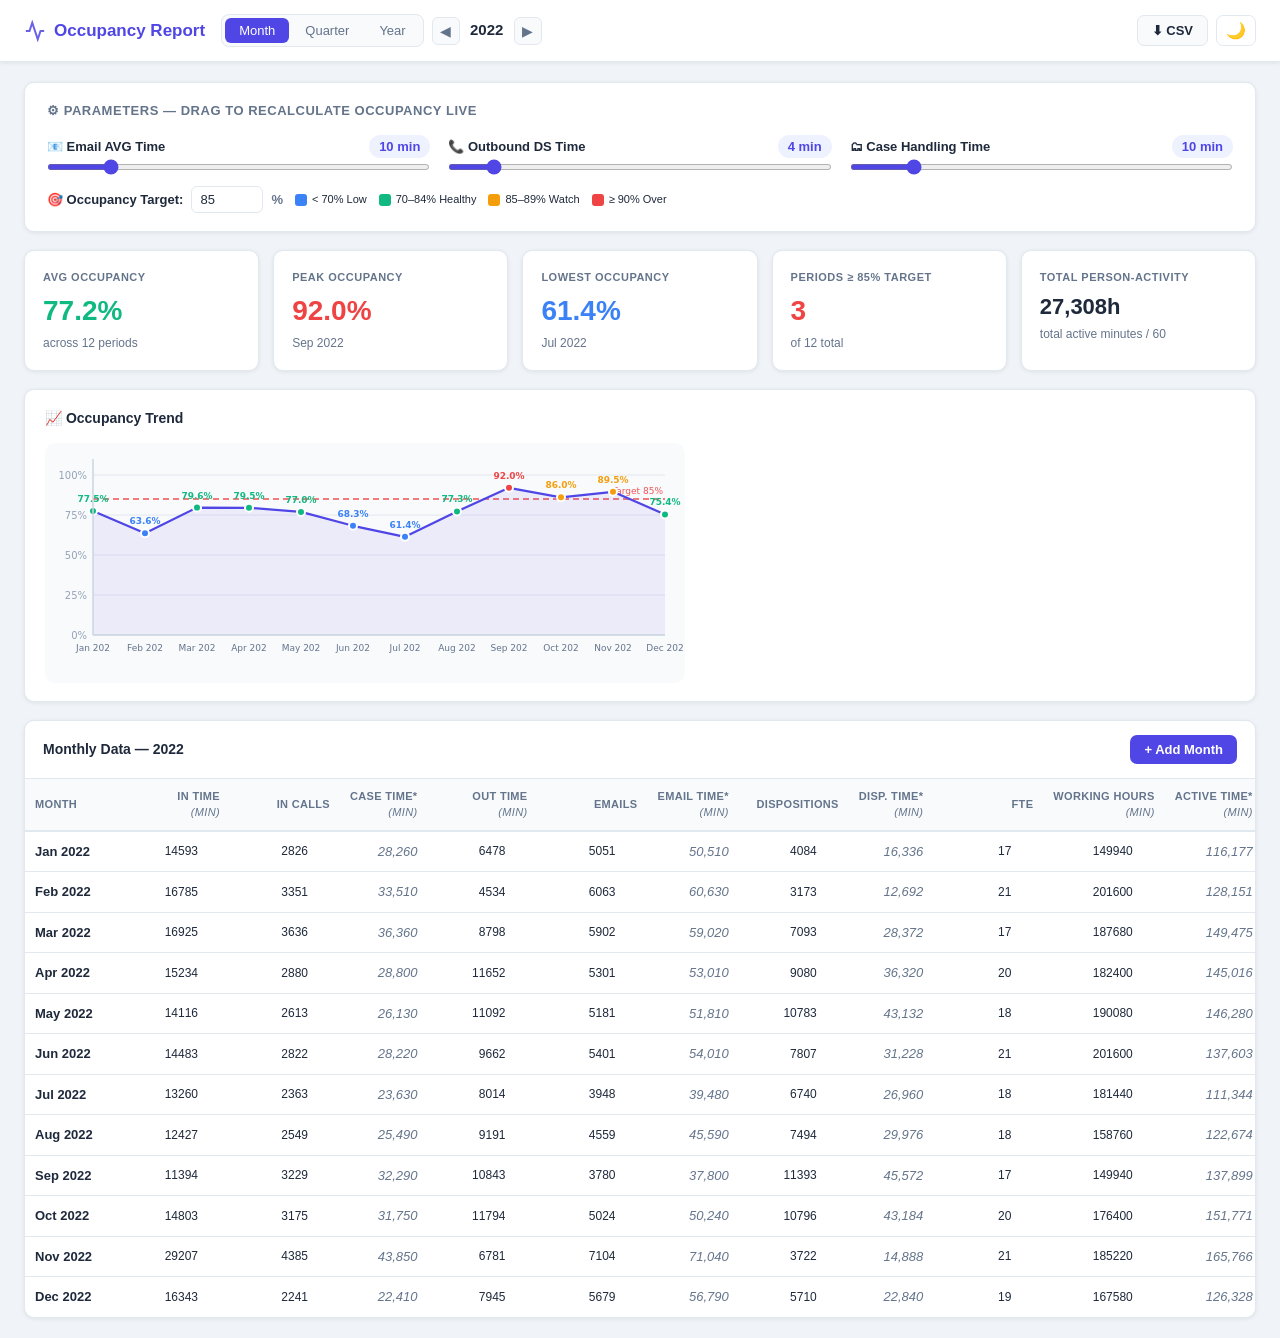
<file: templates/occupancy_report.html>
<!DOCTYPE html>
<html lang="en">
<head>
<meta charset="UTF-8">
<meta name="viewport" content="width=device-width, initial-scale=1.0">
<title>Occupancy Report</title>
<style>
*,*::before,*::after{box-sizing:border-box;margin:0;padding:0}
:root{
  --bg:#f0f4f8;--surface:#fff;--surface-2:#f8fafc;--border:#e2e8f0;
  --text:#1e293b;--muted:#64748b;--primary:#4f46e5;--primary-l:#eef2ff;
  --success:#10b981;--success-l:#d1fae5;--warning:#f59e0b;--warning-l:#fef3c7;
  --danger:#ef4444;--danger-l:#fee2e2;--info:#3b82f6;--info-l:#dbeafe;
  --radius:10px;--shadow:0 1px 4px rgba(0,0,0,.08);--shadow-lg:0 8px 24px rgba(0,0,0,.12);
}
[data-theme=dark]{
  --bg:#0f172a;--surface:#1e293b;--surface-2:#243347;--border:#334155;
  --text:#f1f5f9;--muted:#94a3b8;--primary:#818cf8;--primary-l:#1e1b4b;
  --success:#34d399;--success-l:#064e3b;--warning:#fbbf24;--warning-l:#431407;
  --danger:#f87171;--danger-l:#450a0a;--info:#60a5fa;--info-l:#172554;
  color-scheme:dark;
}
[data-theme=dark] input,[data-theme=dark] select{background:var(--surface-2);color:var(--text);border-color:var(--border)}
body{font-family:-apple-system,BlinkMacSystemFont,'Segoe UI',Roboto,sans-serif;background:var(--bg);color:var(--text);font-size:14px;line-height:1.5;min-height:100vh}

/* ── Header ── */
header{background:var(--surface);border-bottom:1px solid var(--border);padding:14px 24px;display:flex;align-items:center;gap:16px;flex-wrap:wrap;position:sticky;top:0;z-index:50;box-shadow:var(--shadow)}
.logo{font-size:17px;font-weight:800;color:var(--primary);display:flex;align-items:center;gap:8px;white-space:nowrap}
.logo svg{opacity:.85}
.hdr-mid{flex:1;display:flex;align-items:center;gap:8px;flex-wrap:wrap}
.seg{display:flex;background:var(--surface-2);border:1px solid var(--border);border-radius:8px;padding:3px;gap:2px}
.seg button{background:none;border:none;padding:5px 14px;border-radius:6px;cursor:pointer;font-size:13px;font-weight:500;color:var(--muted);white-space:nowrap}
.seg button.on{background:var(--primary);color:#fff}
.yr-nav{display:flex;align-items:center;gap:6px}
.yr-nav button{background:var(--surface-2);border:1px solid var(--border);border-radius:6px;width:28px;height:28px;cursor:pointer;font-size:14px;color:var(--muted)}
.yr-nav button:hover{border-color:var(--primary);color:var(--primary)}
#yearLbl{font-weight:700;font-size:15px;min-width:42px;text-align:center}
.hdr-right{display:flex;align-items:center;gap:8px}
.btn{border:none;padding:7px 14px;border-radius:7px;cursor:pointer;font-size:13px;font-weight:600;display:inline-flex;align-items:center;gap:5px;transition:opacity .15s}
.btn-primary{background:var(--primary);color:#fff}
.btn-secondary{background:var(--surface-2);color:var(--text);border:1px solid var(--border)}
.btn:hover{opacity:.85}
.theme-btn{background:none;border:1px solid var(--border);border-radius:7px;padding:5px 9px;font-size:16px;cursor:pointer;color:var(--muted)}

/* ── Main ── */
main{padding:20px 24px;max-width:1600px;margin:0 auto}

/* ── Sliders panel ── */
.params-card{background:var(--surface);border:1px solid var(--border);border-radius:var(--radius);padding:18px 22px;margin-bottom:18px;box-shadow:var(--shadow)}
.params-card h3{font-size:13px;font-weight:700;color:var(--muted);text-transform:uppercase;letter-spacing:.04em;margin-bottom:14px}
.sliders{display:grid;grid-template-columns:repeat(auto-fit,minmax(260px,1fr));gap:18px}
.slider-row{display:flex;flex-direction:column;gap:6px}
.slider-label{display:flex;justify-content:space-between;align-items:center;font-size:13px;font-weight:600}
.slider-label span:last-child{background:var(--primary-l);color:var(--primary);padding:2px 10px;border-radius:20px;font-weight:700;font-size:13px}
input[type=range]{width:100%;accent-color:var(--primary);height:6px;cursor:pointer}
.target-row{display:flex;align-items:center;gap:12px;margin-top:4px;flex-wrap:wrap}
.target-row label{font-size:13px;font-weight:600;display:flex;align-items:center;gap:8px}
.target-row input[type=number]{width:72px;padding:5px 8px;border:1px solid var(--border);border-radius:6px;font-size:13px;background:var(--surface);color:var(--text)}
.target-row input[type=number]:focus{outline:none;border-color:var(--primary)}
.occ-legend{display:flex;gap:12px;flex-wrap:wrap;font-size:11px}
.occ-legend span{display:flex;align-items:center;gap:5px}
.swatch{width:12px;height:12px;border-radius:3px;display:inline-block;flex-shrink:0}

/* ── Stats ── */
.stat-grid{display:grid;grid-template-columns:repeat(auto-fit,minmax(165px,1fr));gap:14px;margin-bottom:18px}
.stat{background:var(--surface);padding:18px;border-radius:var(--radius);border:1px solid var(--border);box-shadow:var(--shadow)}
.stat .lbl{font-size:11px;color:var(--muted);text-transform:uppercase;letter-spacing:.5px;font-weight:600}
.stat .val{font-size:28px;font-weight:800;margin:4px 0 2px}
.stat .sub{font-size:12px;color:var(--muted)}

/* ── Chart ── */
.chart-card{background:var(--surface);border:1px solid var(--border);border-radius:var(--radius);padding:18px 20px;margin-bottom:18px;box-shadow:var(--shadow)}
.chart-card h3{font-size:14px;font-weight:700;margin-bottom:14px}
.chart-wrap{overflow-x:auto}

/* ── Table ── */
.table-card{background:var(--surface);border:1px solid var(--border);border-radius:var(--radius);overflow:hidden;box-shadow:var(--shadow)}
.table-toolbar{padding:14px 18px;display:flex;justify-content:space-between;align-items:center;flex-wrap:wrap;gap:8px;border-bottom:1px solid var(--border)}
.table-toolbar h3{font-size:14px;font-weight:700}
.table-wrap{overflow-x:auto}
table{width:100%;border-collapse:collapse;font-size:13px;white-space:nowrap}
th{padding:9px 10px;text-align:right;background:var(--surface-2);border-bottom:2px solid var(--border);font-weight:700;font-size:11px;color:var(--muted);text-transform:uppercase;letter-spacing:.03em;position:sticky;top:0}
th:first-child{text-align:left}
td{padding:7px 10px;text-align:right;border-bottom:1px solid var(--border)}
td:first-child{text-align:left;font-weight:600}
tr:hover td{background:var(--surface-2)}
tr:last-child td{border-bottom:none}
.calc{color:var(--muted);font-style:italic}
td input{width:90px;padding:3px 6px;border:1px solid transparent;border-radius:5px;font-size:12px;text-align:right;background:transparent;color:var(--text);font-family:inherit}
td input:focus{border-color:var(--primary);background:var(--primary-l);outline:none}
td input:hover:not(:focus){border-color:var(--border)}
.month-cell{font-weight:700;font-size:13px;min-width:95px}

/* ── Occupancy badge ── */
.occ-chip{display:inline-block;padding:3px 10px;border-radius:20px;font-weight:800;font-size:13px}
.occ-low{background:var(--info-l);color:var(--info)}
.occ-ok{background:var(--success-l);color:#065f46}
.occ-warn{background:var(--warning-l);color:#92400e}
.occ-over{background:var(--danger-l);color:#991b1b}

.warn-chip{font-size:11px;padding:2px 8px;border-radius:12px;font-weight:700}
.warn-pos{background:var(--success-l);color:#065f46}
.warn-neg{background:var(--danger-l);color:#991b1b}

.del-btn{background:none;border:none;color:var(--danger);cursor:pointer;font-size:16px;padding:0 4px;opacity:.5}
.del-btn:hover{opacity:1}

/* ── Add row ── */
.add-row{padding:10px 18px;border-top:1px solid var(--border);display:flex;align-items:center;gap:10px;flex-wrap:wrap}

/* ── Empty ── */
.empty{padding:40px;text-align:center;color:var(--muted)}
.empty div{font-size:36px;margin-bottom:10px}

/* ── Toast ── */
.toast{position:fixed;bottom:22px;right:22px;background:var(--text);color:#fff;padding:11px 18px;border-radius:8px;box-shadow:var(--shadow-lg);font-size:13px;opacity:0;transform:translateY(10px);transition:.25s;z-index:200;pointer-events:none}
.toast.show{opacity:1;transform:none}
.toast.ok{background:var(--success)}.toast.err{background:var(--danger)}

/* ── Quarter / Year aggregation rows ── */
.agg-hdr td{background:var(--primary-l);color:var(--primary);font-weight:800;border-top:2px solid var(--primary)}
</style>
</head>
<body>

<header>
  <div class="logo">
    <svg width="22" height="22" viewBox="0 0 24 24" fill="none" stroke="currentColor" stroke-width="2.2">
      <polyline points="22 12 18 12 15 21 9 3 6 12 2 12"/>
    </svg>
    Occupancy Report
  </div>
  <div class="hdr-mid">
    <div class="seg">
      <button id="viewMonth" class="on" onclick="setView('month')">Month</button>
      <button id="viewQuarter"           onclick="setView('quarter')">Quarter</button>
      <button id="viewYear"              onclick="setView('year')">Year</button>
    </div>
    <div class="yr-nav" id="yrNav">
      <button onclick="changeYear(-1)">◀</button>
      <span id="yearLbl"></span>
      <button onclick="changeYear(1)">▶</button>
    </div>
  </div>
  <div class="hdr-right">
    <button class="btn btn-secondary" onclick="exportCSV()">⬇ CSV</button>
    <button class="theme-btn" id="themeBtn" title="Toggle theme">🌙</button>
  </div>
</header>

<main>

<!-- Parameters -->
<div class="params-card">
  <h3>⚙ Parameters — drag to recalculate occupancy live</h3>
  <div class="sliders">
    <div class="slider-row">
      <div class="slider-label">
        <span>📧 Email AVG Time</span>
        <span id="emailVal">10 min</span>
      </div>
      <input type="range" id="slEmail" min="1" max="60" value="10" step="1" oninput="onSlider()">
    </div>
    <div class="slider-row">
      <div class="slider-label">
        <span>📞 Outbound DS Time</span>
        <span id="dsVal">4 min</span>
      </div>
      <input type="range" id="slDS" min="1" max="30" value="4" step="1" oninput="onSlider()">
    </div>
    <div class="slider-row">
      <div class="slider-label">
        <span>🗂 Case Handling Time</span>
        <span id="caseVal">10 min</span>
      </div>
      <input type="range" id="slCase" min="1" max="60" value="10" step="1" oninput="onSlider()">
    </div>
  </div>
  <div class="target-row" style="margin-top:16px">
    <label>
      🎯 Occupancy Target:
      <input type="number" id="targetInput" value="85" min="50" max="100" step="1" oninput="render()">
      <span style="color:var(--muted)">%</span>
    </label>
    <div class="occ-legend">
      <span><span class="swatch" style="background:var(--info)"></span>&lt; 70% Low</span>
      <span><span class="swatch" style="background:var(--success)"></span>70–84% Healthy</span>
      <span><span class="swatch" style="background:var(--warning)"></span>85–89% Watch</span>
      <span><span class="swatch" style="background:var(--danger)"></span>≥ 90% Over</span>
    </div>
  </div>
</div>

<!-- Stats -->
<div class="stat-grid" id="statGrid"></div>

<!-- Chart -->
<div class="chart-card">
  <h3>📈 Occupancy Trend</h3>
  <div class="chart-wrap" id="chartWrap"></div>
</div>

<!-- Table -->
<div class="table-card">
  <div class="table-toolbar">
    <h3 id="tableTitle">Monthly Data</h3>
    <div style="display:flex;gap:8px;flex-wrap:wrap">
      <button class="btn btn-primary" onclick="addRow()">+ Add Month</button>
    </div>
  </div>
  <div class="table-wrap">
    <table id="dataTable">
      <thead id="tableHead"></thead>
      <tbody id="tableBody"></tbody>
    </table>
  </div>
  <div class="add-row" id="addRowHint" style="display:none">
    <span style="font-size:13px;color:var(--muted)">New month:</span>
    <input type="month" id="newMonthInput" style="padding:5px 8px;border:1px solid var(--border);border-radius:6px;font-size:13px;background:var(--surface);color:var(--text)">
    <button class="btn btn-primary" onclick="confirmAddRow()">Add</button>
    <button class="btn btn-secondary" onclick="cancelAddRow()">Cancel</button>
  </div>
</div>

</main>

<div class="toast" id="toast"></div>

<script>
/* ===================================================================
   HISTORICAL DATA  [month, inTime, inCalls, outTime, emails, disp, fte, workMin]
=================================================================== */
const HIST = [
  ['2019-09',19371,2587, 9075,4069, 8906,18,166320],
  ['2019-10',22294,3010,11292,3354,10204,18,166320],
  ['2019-11',23452,3334,10093,3787, 9252,18,166320],
  ['2019-12',26780,3714,12010,3685,12281,18,166320],
  ['2020-01',27034,3597,11099,3898,11210,22,203280],
  ['2020-02',18569,2667,10725,3672,11631,22,184800],
  ['2020-03',27162,3384,11929,5741,12730,22,203280],
  ['2020-04',25539,3610,14467,5685,12072,22,203280],
  ['2020-05',21203,2582,12378,4549, 9740,22,194040],
  ['2020-06',22876,2707,14124,4327,11293,22,203280],
  ['2020-07',22601,2920,13313,4847,10000,22,212520],
  ['2020-08',23653,3200,13937,4769,11809,22,194040],
  ['2020-09',22427,3342,10346,5135, 9095,22,203280],
  ['2020-10',21323,3422,10082,3835, 8753,20,184800],
  ['2020-11',19652,2955, 8435,4218, 6768,20,168000],
  ['2020-12',17289,2792,10101,4134, 8145,21,185220],
  ['2021-01',14190,2474,12105,3320,13343,21,176400],
  ['2021-02',14697,2082,10544,3774, 8658,23,193200],
  ['2021-03',20890,2820,12112,4894, 9970,20,193200],
  ['2021-04',18133,2477,12817,4190,10559,19,175560],
  ['2021-05',17885,2313,13630,3686,16172,22,194040],
  ['2021-06',19477,2710,13319,3922,15268,20,184800],
  ['2021-07',18819,2997,10010,4529,10871,19,175560],
  ['2021-08',19290,3159,10874,5354, 8852,20,184800],
  ['2021-09',17369,3220,10763,4825,11816,20,176400],
  ['2021-10',20424,3483,10406,5474, 8492,20,176400],
  ['2021-11',21336,3864, 2767,6990,  723,17,149940],
  ['2021-12',14510,3145, 6326,6628, 3307,17,157080],
  ['2022-01',14593,2826, 6478,5051, 4084,17,149940],
  ['2022-02',16785,3351, 4534,6063, 3173,21,201600],
  ['2022-03',16925,3636, 8798,5902, 7093,17,187680],
  ['2022-04',15234,2880,11652,5301, 9080,20,182400],
  ['2022-05',14116,2613,11092,5181,10783,18,190080],
  ['2022-06',14483,2822, 9662,5401, 7807,21,201600],
  ['2022-07',13260,2363, 8014,3948, 6740,18,181440],
  ['2022-08',12427,2549, 9191,4559, 7494,18,158760],
  ['2022-09',11394,3229,10843,3780,11393,17,149940],
  ['2022-10',14803,3175,11794,5024,10796,20,176400],
  ['2022-11',29207,4385, 6781,7104, 3722,21,185220],
  ['2022-12',16343,2241, 7945,5679, 5710,19,167580],
];

/* ===================================================================
   STATE
=================================================================== */
let userData   = {};   // YYYY-MM -> {inTime,inCalls,outTime,emails,disp,fte,workMin}
let currentView = 'month';
let currentYear = new Date().getFullYear();
let params = { email:10, ds:4, case_h:10 };

const MONTHS_SHORT = ['Jan','Feb','Mar','Apr','May','Jun','Jul','Aug','Sep','Oct','Nov','Dec'];
const MONTH_NAMES  = ['January','February','March','April','May','June',
                      'July','August','September','October','November','December'];

/* ===================================================================
   THEME
=================================================================== */
let dark = localStorage.getItem('occ_theme') === 'dark';
function applyTheme(){
  document.documentElement.setAttribute('data-theme', dark ? 'dark' : 'light');
  document.getElementById('themeBtn').textContent = dark ? '☀️' : '🌙';
  localStorage.setItem('occ_theme', dark ? 'dark' : 'light');
}
document.getElementById('themeBtn').addEventListener('click', () => { dark=!dark; applyTheme(); render(); });
applyTheme();

/* ===================================================================
   DATA HELPERS
=================================================================== */
function loadStorage(){
  try { userData = JSON.parse(localStorage.getItem('occ_data') || '{}'); } catch(e){ userData={}; }
}
function saveStorage(){
  localStorage.setItem('occ_data', JSON.stringify(userData));
}

function allData(){
  // Merge HIST + user overrides
  const map = {};
  HIST.forEach(([m,inT,inC,outT,em,dp,fte,wh]) => {
    map[m] = {inTime:inT,inCalls:inC,outTime:outT,emails:em,disp:dp,fte,workMin:wh};
  });
  Object.entries(userData).forEach(([m,v]) => { map[m] = {...(map[m]||{}), ...v}; });
  return map;
}

function calc(row){
  const e  = params.email;
  const d  = params.ds;
  const c  = params.case_h;
  const caseTime  = (row.inCalls  || 0) * c;
  const emailTime = (row.emails   || 0) * e;
  const dispTime  = (row.disp     || 0) * d;
  const active    = (row.inTime||0) + caseTime + (row.outTime||0) + emailTime + dispTime;
  const wh        = row.workMin || 0;
  const occ       = wh > 0 ? active / wh : null;
  const target    = (+(document.getElementById('targetInput')?.value || 85)) / 100;
  const warn      = occ !== null ? target - occ : null;
  const free      = wh > 0 ? wh - active : null;
  return {caseTime, emailTime, dispTime, active, occ, warn, free};
}

function occClass(occ){
  if(occ === null) return '';
  const p = occ * 100;
  if(p < 70)  return 'occ-low';
  if(p < 85)  return 'occ-ok';
  if(p < 90)  return 'occ-warn';
  return 'occ-over';
}
function occColor(occ){
  if(occ === null) return '#94a3b8';
  const p = occ * 100;
  if(p < 70)  return '#3b82f6';
  if(p < 85)  return '#10b981';
  if(p < 90)  return '#f59e0b';
  return '#ef4444';
}

function fmtPct(v){ return v !== null ? (v*100).toFixed(1)+'%' : '—'; }
function fmtN(v)  { return v !== null && v !== undefined ? Math.round(v).toLocaleString() : '—'; }
function fmtMon(m){
  const [y,mo] = m.split('-');
  return MONTHS_SHORT[+mo-1] + ' ' + y;
}

/* ===================================================================
   SLIDER / INPUT HANDLERS
=================================================================== */
function onSlider(){
  params.email  = +document.getElementById('slEmail').value;
  params.ds     = +document.getElementById('slDS').value;
  params.case_h = +document.getElementById('slCase').value;
  document.getElementById('emailVal').textContent = params.email + ' min';
  document.getElementById('dsVal').textContent    = params.ds    + ' min';
  document.getElementById('caseVal').textContent  = params.case_h+ ' min';
  render();
}

/* ===================================================================
   VIEW
=================================================================== */
function setView(v){
  currentView = v;
  ['month','quarter','year'].forEach(x => {
    document.getElementById('view'+x.charAt(0).toUpperCase()+x.slice(1)).classList.toggle('on', x===v);
  });
  document.getElementById('yrNav').style.display = v === 'year' ? 'none' : '';
  render();
}
function changeYear(d){
  currentYear += d;
  document.getElementById('yearLbl').textContent = currentYear;
  render();
}

/* ===================================================================
   AGGREGATED DATA FOR QUARTER / YEAR
=================================================================== */
function aggregateRows(rows){
  // rows: array of {month, ...raw data fields}
  const sum = {inTime:0,inCalls:0,outTime:0,emails:0,disp:0,workMin:0};
  let fteSum=0, fteCount=0;
  rows.forEach(r => {
    ['inTime','inCalls','outTime','emails','disp','workMin'].forEach(k => sum[k] += (r[k]||0));
    if(r.fte){ fteSum += r.fte; fteCount++; }
  });
  const avgFte = fteCount ? +(fteSum/fteCount).toFixed(1) : null;
  return {...sum, fte: avgFte};
}

function quarterRows(){
  const data = allData();
  const out = [];
  [1,2,3,4].forEach(q => {
    const months = [(q-1)*3+1, (q-1)*3+2, (q-1)*3+3].map(m => `${currentYear}-${String(m).padStart(2,'0')}`);
    const rows = months.map(m => ({month:m, ...(data[m]||{})})).filter(r => data[r.month]);
    if(!rows.length) { out.push({label:`Q${q} ${currentYear}`, months, hasData:false, agg:{}}); return; }
    const agg = aggregateRows(rows);
    out.push({label:`Q${q} ${currentYear}`, months, hasData:true, agg, ...agg});
  });
  return out;
}

function yearRows(){
  const data = allData();
  const years = [...new Set(Object.keys(data).map(m=>m.slice(0,4)))].sort();
  return years.map(y => {
    const months = Object.keys(data).filter(m => m.startsWith(y));
    const rows = months.map(m => ({month:m, ...(data[m]||{})}));
    const agg = aggregateRows(rows);
    return {label:y, months, hasData:true, agg, ...agg};
  });
}

/* ===================================================================
   STATS
=================================================================== */
function renderStats(rows){
  // rows: [{month, ...raw, occ, warn}] or aggregated
  const valid = rows.filter(r => r.occ !== null && r.occ !== undefined);
  if(!valid.length){ document.getElementById('statGrid').innerHTML=''; return; }
  const occs = valid.map(r => r.occ);
  const avg  = occs.reduce((a,b)=>a+b,0) / occs.length;
  const peak = Math.max(...occs);
  const low  = Math.min(...occs);
  const target = (+(document.getElementById('targetInput').value||85))/100;
  const over = valid.filter(r => r.occ >= target).length;
  const peakRow = valid.find(r=>r.occ===peak);
  const lowRow  = valid.find(r=>r.occ===low);
  const peakLbl = peakRow ? (peakRow.label||fmtMon(peakRow.month)) : '—';
  const lowLbl  = lowRow  ? (lowRow.label ||fmtMon(lowRow.month))  : '—';

  document.getElementById('statGrid').innerHTML=`
    <div class="stat"><div class="lbl">Avg Occupancy</div>
      <div class="val" style="color:${occColor(avg)}">${fmtPct(avg)}</div>
      <div class="sub">across ${valid.length} period${valid.length!==1?'s':''}</div></div>
    <div class="stat"><div class="lbl">Peak Occupancy</div>
      <div class="val" style="color:${occColor(peak)}">${fmtPct(peak)}</div>
      <div class="sub">${peakLbl}</div></div>
    <div class="stat"><div class="lbl">Lowest Occupancy</div>
      <div class="val" style="color:${occColor(low)}">${fmtPct(low)}</div>
      <div class="sub">${lowLbl}</div></div>
    <div class="stat"><div class="lbl">Periods ≥ ${Math.round(target*100)}% Target</div>
      <div class="val" style="color:${over>0?'var(--danger)':'var(--success)'}">${over}</div>
      <div class="sub">of ${valid.length} total</div></div>
    <div class="stat"><div class="lbl">Total Person-Activity</div>
      <div class="val" style="font-size:22px">${Math.round(valid.reduce((s,r)=>s+(r.active||0),0)/60).toLocaleString()}h</div>
      <div class="sub">total active minutes / 60</div></div>
  `;
}

/* ===================================================================
   CHART
=================================================================== */
function renderChart(rows){
  const valid = rows.filter(r => r.occ !== null && r.occ !== undefined);
  if(!valid.length){ document.getElementById('chartWrap').innerHTML='<div class="empty"><div>📊</div>No data to chart</div>'; return; }
  const target = (+(document.getElementById('targetInput').value||85))/100;

  const W=Math.max(640, valid.length*28+80), H=240;
  const padL=48, padR=20, padT=16, padB=48;
  const gW=W-padL-padR, gH=H-padT-padB;
  const n=valid.length;
  const xs = valid.map((_,i) => padL + (i/(Math.max(n-1,1)))*gW);
  const oy = occ => padT + gH*(1 - Math.min(occ,1.1)/1.1);

  let svg=`<svg xmlns="http://www.w3.org/2000/svg" width="${W}" height="${H}" style="font-family:system-ui,sans-serif;display:block">`;
  svg+=`<rect width="${W}" height="${H}" fill="${dark?'#1e293b':'#f8fafc'}" rx="10"/>`;

  // Grid lines 0,25,50,75,100
  [0,25,50,75,100,110].forEach(v=>{
    const y=padT+gH*(1-v/110);
    const col = v===0||v===25||v===50||v===75||v===100 ? (dark?'#334155':'#e2e8f0') : 'transparent';
    svg+=`<line x1="${padL}" y1="${y.toFixed(1)}" x2="${padL+gW}" y2="${y.toFixed(1)}" stroke="${col}" stroke-width="1"/>`;
    if(v<=100) svg+=`<text x="${padL-6}" y="${(y+4).toFixed(1)}" text-anchor="end" font-size="10" fill="${dark?'#64748b':'#94a3b8'}">${v}%</text>`;
  });

  // Target line
  const ty=oy(target);
  svg+=`<line x1="${padL}" y1="${ty.toFixed(1)}" x2="${padL+gW}" y2="${ty.toFixed(1)}" stroke="#ef4444" stroke-width="1.8" stroke-dasharray="6,4" opacity="0.7"/>`;
  svg+=`<text x="${padL+gW-2}" y="${(ty-5).toFixed(1)}" text-anchor="end" font-size="9" fill="#ef4444" opacity="0.9">Target ${Math.round(target*100)}%</text>`;

  // Area fill under line
  let areaPath = `M${xs[0].toFixed(1)},${padT+gH}`;
  valid.forEach((r,i) => areaPath += ` L${xs[i].toFixed(1)},${oy(r.occ).toFixed(1)}`);
  areaPath += ` L${xs[n-1].toFixed(1)},${padT+gH} Z`;
  svg+=`<path d="${areaPath}" fill="${dark?'rgba(99,102,241,.15)':'rgba(79,70,229,.08)'}"/>`;

  // Line
  let linePath = `M${xs[0].toFixed(1)},${oy(valid[0].occ).toFixed(1)}`;
  valid.forEach((r,i) => { if(i>0) linePath += ` L${xs[i].toFixed(1)},${oy(r.occ).toFixed(1)}`; });
  svg+=`<path d="${linePath}" fill="none" stroke="var(--primary)" stroke-width="2.2" stroke-linejoin="round"/>`;

  // Dots + labels
  valid.forEach((r,i) => {
    const x=xs[i], y=oy(r.occ);
    const col=occColor(r.occ);
    svg+=`<circle cx="${x.toFixed(1)}" cy="${y.toFixed(1)}" r="4" fill="${col}" stroke="${dark?'#1e293b':'#fff'}" stroke-width="2"/>`;
    // x labels (skip if too many)
    if(n<=24 || i%Math.ceil(n/24)===0){
      const lbl = r.label || fmtMon(r.month);
      svg+=`<text x="${x.toFixed(1)}" y="${padT+gH+16}" text-anchor="middle" font-size="9" fill="${dark?'#64748b':'#64748b'}">${lbl.length>7?lbl.slice(0,7):lbl}</text>`;
    }
    // Tooltip-style value for selected dots (show % for non-dense)
    if(n<=12){
      const abv = y - 14 > padT;
      svg+=`<text x="${x.toFixed(1)}" y="${abv?y-9:y+14}" text-anchor="middle" font-size="9" fill="${col}" font-weight="700">${(r.occ*100).toFixed(1)}%</text>`;
    }
  });

  // Axes
  svg+=`<line x1="${padL}" y1="${padT}" x2="${padL}" y2="${padT+gH}" stroke="${dark?'#475569':'#cbd5e1'}" stroke-width="1.5"/>`;
  svg+=`<line x1="${padL}" y1="${padT+gH}" x2="${padL+gW}" y2="${padT+gH}" stroke="${dark?'#475569':'#cbd5e1'}" stroke-width="1.5"/>`;
  svg+=`</svg>`;

  document.getElementById('chartWrap').innerHTML = svg;
}

/* ===================================================================
   TABLE — MONTHLY VIEW (editable)
=================================================================== */
function renderMonthTable(){
  const data = allData();
  document.getElementById('tableTitle').textContent = `Monthly Data — ${currentYear}`;

  const head = document.getElementById('tableHead');
  head.innerHTML=`<tr>
    <th style="text-align:left">Month</th>
    <th>IN Time<br><span style="font-weight:400;font-style:italic">(min)</span></th>
    <th>IN Calls</th>
    <th title="= IN Calls × Case Handling Time">Case Time*<br><span style="font-weight:400;font-style:italic">(min)</span></th>
    <th>OUT Time<br><span style="font-weight:400;font-style:italic">(min)</span></th>
    <th>Emails</th>
    <th title="= Emails × Email AVG Time">Email Time*<br><span style="font-weight:400;font-style:italic">(min)</span></th>
    <th>Dispositions</th>
    <th title="= Dispositions × Outbound DS Time">Disp. Time*<br><span style="font-weight:400;font-style:italic">(min)</span></th>
    <th>FTE</th>
    <th>Working Hours<br><span style="font-weight:400;font-style:italic">(min)</span></th>
    <th title="= All activity time summed">Active Time*<br><span style="font-weight:400;font-style:italic">(min)</span></th>
    <th title="= Working Hours − Active Time">Free Time*<br><span style="font-weight:400;font-style:italic">(min)</span></th>
    <th>Occupancy*</th>
    <th title="= Target − Occupancy (negative = over target)">Warning*</th>
    <th></th>
  </tr>`;

  const tbody = document.getElementById('tableBody');
  const rows = [];
  for(let m=1; m<=12; m++){
    const key = `${currentYear}-${String(m).padStart(2,'0')}`;
    const raw = data[key];
    if(!raw && !userData[key]) continue; // skip months with no data
    rows.push({month:key, ...(raw||{})});
  }

  if(!rows.length){
    tbody.innerHTML=`<tr><td colspan="16"><div class="empty"><div>📋</div>No data for ${currentYear}. Click "+ Add Month" to get started.</div></td></tr>`;
    renderStats([]);
    renderChart([]);
    return;
  }

  const computed = rows.map(r => ({...r, ...calc(r)}));
  renderStats(computed);
  renderChart(computed);

  tbody.innerHTML = computed.map(r => {
    const wc = occClass(r.occ);
    const warnSign = r.warn !== null ? (r.warn >= 0 ? '+' : '') : '';
    const warnCls  = r.warn !== null ? (r.warn >= 0 ? 'warn-pos' : 'warn-neg') : '';
    const isUser   = !!userData[r.month];
    return `<tr data-month="${r.month}">
      <td class="month-cell">${fmtMon(r.month)}${isUser?'<span title="Custom entry" style="margin-left:4px;font-size:10px;color:var(--primary)">●</span>':''}</td>
      <td><input type="number" value="${r.inTime||''}" placeholder="—" data-field="inTime" data-month="${r.month}" onchange="updateField(this)"></td>
      <td><input type="number" value="${r.inCalls||''}" placeholder="—" data-field="inCalls" data-month="${r.month}" onchange="updateField(this)"></td>
      <td class="calc">${fmtN(r.caseTime)}</td>
      <td><input type="number" value="${r.outTime||''}" placeholder="—" data-field="outTime" data-month="${r.month}" onchange="updateField(this)"></td>
      <td><input type="number" value="${r.emails||''}" placeholder="—" data-field="emails" data-month="${r.month}" onchange="updateField(this)"></td>
      <td class="calc">${fmtN(r.emailTime)}</td>
      <td><input type="number" value="${r.disp||''}" placeholder="—" data-field="disp" data-month="${r.month}" onchange="updateField(this)"></td>
      <td class="calc">${fmtN(r.dispTime)}</td>
      <td><input type="number" value="${r.fte||''}" placeholder="—" data-field="fte" data-month="${r.month}" onchange="updateField(this)"></td>
      <td><input type="number" value="${r.workMin||''}" placeholder="—" data-field="workMin" data-month="${r.month}" onchange="updateField(this)"></td>
      <td class="calc">${fmtN(r.active)}</td>
      <td class="calc">${fmtN(r.free)}</td>
      <td><span class="occ-chip ${wc}">${fmtPct(r.occ)}</span></td>
      <td>${r.warn!==null?`<span class="warn-chip ${warnCls}">${warnSign}${(r.warn*100).toFixed(1)}%</span>`:'—'}</td>
      <td>${isUser?`<button class="del-btn" title="Remove custom entry" onclick="deleteRow('${r.month}')">✕</button>`:''}</td>
    </tr>`;
  }).join('');
}

/* ===================================================================
   TABLE — QUARTER VIEW
=================================================================== */
function renderQuarterTable(){
  document.getElementById('tableTitle').textContent = `Quarterly Summary — ${currentYear}`;
  const qRows = quarterRows();

  const head = document.getElementById('tableHead');
  head.innerHTML=`<tr>
    <th style="text-align:left">Quarter</th>
    <th>IN Time (min)</th><th>IN Calls</th><th>Case Time*</th>
    <th>OUT Time (min)</th><th>Emails</th><th>Email Time*</th>
    <th>Dispositions</th><th>Disp. Time*</th>
    <th>Avg FTE</th><th>Working Hours (min)</th>
    <th>Active Time*</th><th>Free Time*</th>
    <th>Occupancy*</th><th>Warning*</th>
  </tr>`;

  const computed = qRows.map(q => {
    if(!q.hasData) return {...q, occ:null, warn:null};
    return {...q, ...calc(q.agg), label:q.label, fte:q.agg.fte};
  });

  renderStats(computed);
  renderChart(computed);

  const tbody = document.getElementById('tableBody');
  tbody.innerHTML = computed.map(r => {
    if(!r.hasData) return `<tr style="opacity:.4"><td class="month-cell">${r.label}</td><td colspan="14" style="text-align:center;color:var(--muted)">No data</td></tr>`;
    const wc=occClass(r.occ);
    const warnSign = r.warn >= 0 ? '+' : '';
    const warnCls  = r.warn >= 0 ? 'warn-pos' : 'warn-neg';
    return `<tr>
      <td class="month-cell">${r.label}</td>
      <td>${fmtN(r.agg.inTime)}</td><td>${fmtN(r.agg.inCalls)}</td><td class="calc">${fmtN(r.caseTime)}</td>
      <td>${fmtN(r.agg.outTime)}</td><td>${fmtN(r.agg.emails)}</td><td class="calc">${fmtN(r.emailTime)}</td>
      <td>${fmtN(r.agg.disp)}</td><td class="calc">${fmtN(r.dispTime)}</td>
      <td>${r.fte||'—'}</td><td>${fmtN(r.agg.workMin)}</td>
      <td class="calc">${fmtN(r.active)}</td><td class="calc">${fmtN(r.free)}</td>
      <td><span class="occ-chip ${wc}">${fmtPct(r.occ)}</span></td>
      <td>${r.warn!==null?`<span class="warn-chip ${warnCls}">${warnSign}${(r.warn*100).toFixed(1)}%</span>`:'—'}</td>
    </tr>`;
  }).join('');
}

/* ===================================================================
   TABLE — YEAR VIEW
=================================================================== */
function renderYearTable(){
  document.getElementById('tableTitle').textContent = 'Yearly Summary — All Years';
  const yRows = yearRows();

  const head = document.getElementById('tableHead');
  head.innerHTML=`<tr>
    <th style="text-align:left">Year</th>
    <th>IN Time (min)</th><th>IN Calls</th><th>Case Time*</th>
    <th>OUT Time (min)</th><th>Emails</th><th>Email Time*</th>
    <th>Dispositions</th><th>Disp. Time*</th>
    <th>Avg FTE</th><th>Working Hours (min)</th>
    <th>Active Time*</th><th>Free Time*</th>
    <th>Occupancy*</th><th>Warning*</th>
  </tr>`;

  const computed = yRows.map(y => ({...y, ...calc(y.agg), label:y.label, fte:y.agg.fte}));
  renderStats(computed);
  renderChart(computed);

  const tbody = document.getElementById('tableBody');
  tbody.innerHTML = computed.map(r => {
    const wc=occClass(r.occ);
    const warnSign = r.warn !== null ? (r.warn >= 0 ? '+' : '') : '';
    const warnCls  = r.warn !== null ? (r.warn >= 0 ? 'warn-pos' : 'warn-neg') : '';
    return `<tr>
      <td class="month-cell">${r.label}</td>
      <td>${fmtN(r.agg.inTime)}</td><td>${fmtN(r.agg.inCalls)}</td><td class="calc">${fmtN(r.caseTime)}</td>
      <td>${fmtN(r.agg.outTime)}</td><td>${fmtN(r.agg.emails)}</td><td class="calc">${fmtN(r.emailTime)}</td>
      <td>${fmtN(r.agg.disp)}</td><td class="calc">${fmtN(r.dispTime)}</td>
      <td>${r.fte||'—'}</td><td>${fmtN(r.agg.workMin)}</td>
      <td class="calc">${fmtN(r.active)}</td><td class="calc">${fmtN(r.free)}</td>
      <td><span class="occ-chip ${wc}">${fmtPct(r.occ)}</span></td>
      <td>${r.warn!==null?`<span class="warn-chip ${warnCls}">${warnSign}${(r.warn*100).toFixed(1)}%</span>`:'—'}</td>
    </tr>`;
  }).join('');
}

/* ===================================================================
   FIELD EDIT
=================================================================== */
function updateField(inp){
  const month = inp.dataset.month;
  const field = inp.dataset.field;
  const val   = inp.value.trim() === '' ? null : +inp.value;
  if(!userData[month]) userData[month] = {};
  if(val === null) delete userData[month][field];
  else userData[month][field] = val;
  // Clean up empty objects
  if(!Object.keys(userData[month]).length) delete userData[month];
  saveStorage();
  render();
}

/* ===================================================================
   ADD / DELETE ROWS
=================================================================== */
function addRow(){
  document.getElementById('addRowHint').style.display = 'flex';
  // Default to first missing month in current year
  const data = allData();
  for(let m=1; m<=12; m++){
    const k = `${currentYear}-${String(m).padStart(2,'0')}`;
    if(!data[k]){ document.getElementById('newMonthInput').value = k; break; }
  }
}
function cancelAddRow(){ document.getElementById('addRowHint').style.display = 'none'; }
function confirmAddRow(){
  const val = document.getElementById('newMonthInput').value;
  if(!val){ toast('Pick a month', 'err'); return; }
  if(!userData[val]) userData[val] = {};
  saveStorage();
  // Switch year to match new month
  currentYear = +val.slice(0,4);
  document.getElementById('yearLbl').textContent = currentYear;
  document.getElementById('addRowHint').style.display = 'none';
  render();
  toast('Month added — fill in the values', 'ok');
}
function deleteRow(month){
  if(!confirm(`Remove custom data for ${fmtMon(month)}?`)) return;
  delete userData[month];
  saveStorage();
  render();
  toast('Removed');
}

/* ===================================================================
   CSV EXPORT
=================================================================== */
function exportCSV(){
  const data = allData();
  const t = (+(document.getElementById('targetInput').value||85))/100;
  const lines = [['Month','IN Time (min)','IN Calls','Case Time (min)','OUT Time (min)',
    'Emails','Email Time (min)','Dispositions','Disp. Time (min)','FTE',
    'Working Hours (min)','Active Time (min)','Free Time (min)','Occupancy %','Warning %'].join(',')];
  Object.keys(data).sort().forEach(m => {
    const r = data[m]; const c = calc(r);
    lines.push([m,r.inTime||'',r.inCalls||'',c.caseTime,r.outTime||'',r.emails||'',
      c.emailTime,r.disp||'',c.dispTime,r.fte||'',r.workMin||'',c.active,
      c.free!==null?Math.round(c.free):'',
      c.occ!==null?(c.occ*100).toFixed(2):'',
      c.warn!==null?(c.warn*100).toFixed(2):''].join(','));
  });
  const blob = new Blob([lines.join('\n')], {type:'text/csv'});
  const a = document.createElement('a');
  a.href = URL.createObjectURL(blob);
  a.download = `occupancy-report-${new Date().toISOString().slice(0,10)}.csv`;
  a.click(); URL.revokeObjectURL(a.href);
  toast('CSV downloaded', 'ok');
}

/* ===================================================================
   RENDER
=================================================================== */
function render(){
  document.getElementById('yearLbl').textContent = currentYear;
  if(currentView === 'month')   renderMonthTable();
  else if(currentView === 'quarter') renderQuarterTable();
  else renderYearTable();
}

/* ===================================================================
   TOAST
=================================================================== */
let toastT;
function toast(msg, type=''){
  const el = document.getElementById('toast');
  clearTimeout(toastT);
  el.textContent = msg;
  el.className = 'toast show' + (type ? ' '+type : '');
  toastT = setTimeout(() => el.className = 'toast', 3000);
}

/* ===================================================================
   TARGET INPUT WATCHER
=================================================================== */
document.getElementById('targetInput').addEventListener('input', () => render());

/* ===================================================================
   BOOT
=================================================================== */
loadStorage();
// Default year: last year with data
const allYears = [...new Set(HIST.map(h=>h[0].slice(0,4)))];
currentYear = +allYears[allYears.length-1];
document.getElementById('yearLbl').textContent = currentYear;
render();
</script>
</body>
</html>
</file>
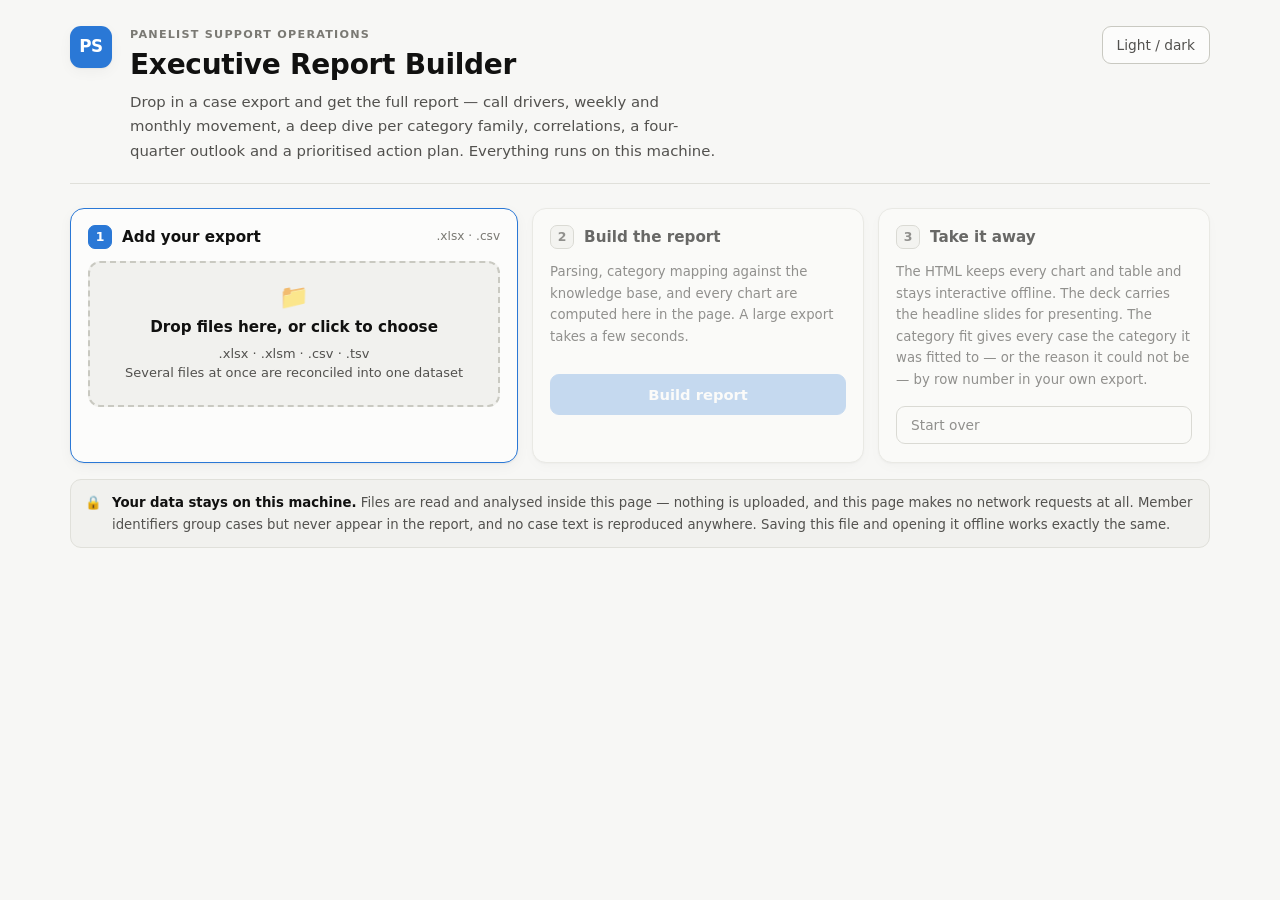
<file: panelist-report/out/panelist-report-builder.html>
<!doctype html>
<html lang="en">
<head>
<meta charset="utf-8">
<meta name="viewport" content="width=device-width,initial-scale=1">
<title>Panelist Support Report Builder</title>
<style>*,*::before,*::after{box-sizing:border-box}
:root{
  color-scheme:light;
  --bg:#f7f7f5; --surface:#fcfcfb; --surface-2:#f1f1ee; --border:#e0e0da; --border-strong:#c9c9c1;
  --text:#111110; --text-2:#52514e; --text-3:#7a7973;
  --accent:#2a78d6; --good:#1a7f4b; --warn:#b26a00; --bad:#c0392f; --na:#8a8a82;
  --s1:#2a78d6;--s2:#eb6834;--s3:#1baf7a;--s4:#eda100;--s5:#e87ba4;--s6:#008300;--s7:#4a3aa7;--s8:#e34948;
  --seq0:#cde2fb;--seq1:#9ec5f4;--seq2:#6da7ec;--seq3:#3987e5;--seq4:#256abf;--seq5:#184f95;--seq6:#0d366b;
  --shadow:0 1px 2px rgba(0,0,0,.05),0 4px 14px rgba(0,0,0,.04);
}
@media (prefers-color-scheme:dark){:root:not([data-theme="light"]){
  color-scheme:dark;
  --bg:#131312; --surface:#1a1a19; --surface-2:#232322; --border:#33332f; --border-strong:#4a4a45;
  --text:#f5f5f2; --text-2:#c3c2b7; --text-3:#93938a;
  --accent:#3987e5; --good:#3fa96f; --warn:#d99a24; --bad:#e66767; --na:#8a8a82;
  --s1:#3987e5;--s2:#d95926;--s3:#199e70;--s4:#c98500;--s5:#d55181;--s6:#008300;--s7:#9085e9;--s8:#e66767;
  --seq0:#0d366b;--seq1:#184f95;--seq2:#256abf;--seq3:#3987e5;--seq4:#6da7ec;--seq5:#9ec5f4;--seq6:#cde2fb;
  --shadow:0 1px 2px rgba(0,0,0,.3),0 4px 14px rgba(0,0,0,.25);
}}
:root[data-theme="dark"]{
  color-scheme:dark;
  --bg:#131312; --surface:#1a1a19; --surface-2:#232322; --border:#33332f; --border-strong:#4a4a45;
  --text:#f5f5f2; --text-2:#c3c2b7; --text-3:#93938a;
  --accent:#3987e5; --good:#3fa96f; --warn:#d99a24; --bad:#e66767; --na:#8a8a82;
  --s1:#3987e5;--s2:#d95926;--s3:#199e70;--s4:#c98500;--s5:#d55181;--s6:#008300;--s7:#9085e9;--s8:#e66767;
  --seq0:#0d366b;--seq1:#184f95;--seq2:#256abf;--seq3:#3987e5;--seq4:#6da7ec;--seq5:#9ec5f4;--seq6:#cde2fb;
  --shadow:0 1px 2px rgba(0,0,0,.3),0 4px 14px rgba(0,0,0,.25);
}
html{-webkit-text-size-adjust:100%}
body{margin:0;background:var(--bg);color:var(--text);
  font:16px/1.62 ui-sans-serif,system-ui,-apple-system,"Segoe UI",Roboto,Helvetica,Arial,sans-serif;
  font-feature-settings:"tnum" 0}
.wrap{max-width:1180px;margin:0 auto;padding:28px 20px 80px}
h1,h2,h3,h4{line-height:1.25;margin:0 0 .4em;font-weight:640;letter-spacing:-.01em}
h1{font-size:clamp(1.6rem,4.4vw,2.3rem)}
h2{font-size:clamp(1.25rem,3vw,1.6rem);margin-top:0}
h3{font-size:1.06rem;margin-top:1.6em}
h4{font-size:.95rem;margin-top:1.3em;color:var(--text-2)}
p{margin:0 0 1em}
a{color:var(--accent)}
.mono{font-family:ui-monospace,SFMono-Regular,Menlo,Consolas,monospace;font-size:.86em}
.num{font-variant-numeric:tabular-nums}
header.rpt{border-bottom:2px solid var(--border-strong);padding-bottom:18px;margin-bottom:26px}
.eyebrow{text-transform:uppercase;letter-spacing:.11em;font-size:.7rem;font-weight:700;color:var(--text-3);margin:0 0 .5em}
.sub{color:var(--text-2);font-size:.95rem;margin:.3em 0 0}
.toolbar{position:absolute;top:16px;right:16px;display:flex;gap:8px}
.btn{background:var(--surface);border:1px solid var(--border-strong);color:var(--text-2);
  border-radius:8px;padding:6px 11px;font-size:.8rem;cursor:pointer;font-family:inherit}
.btn:hover{color:var(--text);border-color:var(--accent)}
section.card{background:var(--surface);border:1px solid var(--border);border-radius:14px;
  padding:22px 22px 26px;margin:0 0 22px;box-shadow:var(--shadow)}
.secnum{display:inline-flex;align-items:center;justify-content:center;min-width:26px;height:26px;
  border-radius:7px;background:var(--accent);color:#fff;font-size:.8rem;font-weight:700;margin-right:9px}
.stats{display:grid;gap:12px;grid-template-columns:repeat(auto-fit,minmax(158px,1fr));margin:18px 0 6px}
.stat{background:var(--surface-2);border:1px solid var(--border);border-radius:11px;padding:13px 14px}
.stat .k{font-size:.7rem;text-transform:uppercase;letter-spacing:.07em;color:var(--text-3);font-weight:700}
.stat .v{font-size:clamp(1.35rem,3.4vw,1.85rem);font-weight:680;letter-spacing:-.02em;margin:.16em 0 .05em;
  font-variant-numeric:tabular-nums}
.stat .d{font-size:.78rem;color:var(--text-2);line-height:1.35}
.grid2{display:grid;gap:20px;grid-template-columns:repeat(auto-fit,minmax(310px,1fr));align-items:start}
figure{margin:0}
figcaption{font-size:.82rem;color:var(--text-3);margin-top:8px}
svg{display:block;width:100%;height:auto;overflow:visible}
table{border-collapse:collapse;width:100%;font-size:.855rem;margin:10px 0}
th,td{text-align:left;padding:7px 9px;border-bottom:1px solid var(--border)}
th{font-size:.7rem;text-transform:uppercase;letter-spacing:.06em;color:var(--text-3);font-weight:700;
  border-bottom:1px solid var(--border-strong);white-space:nowrap}
td.n,th.n{text-align:right;font-variant-numeric:tabular-nums;white-space:nowrap}
tbody tr:hover{background:var(--surface-2)}
.scroll{overflow-x:auto;-webkit-overflow-scrolling:touch;max-width:100%}
.swatch{display:inline-block;width:10px;height:10px;border-radius:3px;margin-right:7px;vertical-align:baseline}
.legend{display:flex;flex-wrap:wrap;gap:7px 16px;margin:12px 0 2px;font-size:.82rem;color:var(--text-2)}
.na{border-left:3px solid var(--na);background:var(--surface-2);border-radius:0 10px 10px 0;
  padding:13px 15px;margin:14px 0}
.na .t{font-weight:680;color:var(--text);font-size:.9rem;display:flex;align-items:center;gap:7px}
.na .t::before{content:"NOT COMPUTABLE";font-size:.62rem;letter-spacing:.08em;background:var(--na);
  color:#fff;padding:2px 6px;border-radius:4px;font-weight:700}
.na p{margin:.5em 0 0;font-size:.87rem;color:var(--text-2)}
.na ul{margin:.5em 0 0;padding-left:1.2em;font-size:.87rem;color:var(--text-2)}
.callout{border-left:3px solid var(--warn);background:var(--surface-2);border-radius:0 10px 10px 0;
  padding:13px 15px;margin:14px 0;font-size:.89rem}
.callout.info{border-left-color:var(--accent)}
.callout .t{font-weight:680;font-size:.9rem;margin-bottom:.3em}
ol.find{counter-reset:f;list-style:none;padding:0;margin:14px 0 0}
ol.find li{counter-increment:f;position:relative;padding:0 0 0 40px;margin:0 0 15px}
ol.find li::before{content:counter(f);position:absolute;left:0;top:1px;width:26px;height:26px;
  border-radius:7px;background:var(--surface-2);border:1px solid var(--border-strong);
  display:flex;align-items:center;justify-content:center;font-weight:700;font-size:.82rem;color:var(--text-2)}
ol.find b{display:block;margin-bottom:.15em}
.rec{border:1px solid var(--border);border-radius:11px;padding:14px 15px;margin:0 0 12px;background:var(--surface-2)}
.rec .h{display:flex;flex-wrap:wrap;gap:8px;align-items:center;margin-bottom:.45em}
.pill{font-size:.66rem;text-transform:uppercase;letter-spacing:.06em;font-weight:700;
  padding:3px 8px;border-radius:20px;border:1px solid var(--border-strong);color:var(--text-2);white-space:nowrap}
.pill.p1{background:var(--bad);border-color:var(--bad);color:#fff}
.pill.p2{background:var(--warn);border-color:var(--warn);color:#fff}
.pill.p3{background:var(--surface);color:var(--text-2)}
.pill.v-supported{background:var(--good);border-color:var(--good);color:#fff}
.pill.v-none{background:var(--surface);color:var(--text-3)}
.pill.v-inverse{background:var(--surface);color:var(--text-3)}
.rec .ties{font-size:.8rem;color:var(--text-3);margin-top:.5em}
.tip{position:fixed;pointer-events:none;opacity:0;transition:opacity .1s;background:var(--text);
  color:var(--bg);padding:6px 9px;border-radius:7px;font-size:.78rem;font-weight:560;z-index:99;
  white-space:nowrap;box-shadow:0 3px 12px rgba(0,0,0,.28)}
.tip.on{opacity:1}
.hit{cursor:default}
.hit:hover{filter:brightness(1.08)}
.foot{color:var(--text-3);font-size:.8rem;border-top:1px solid var(--border);padding-top:16px;margin-top:8px}
@media (max-width:600px){.wrap{padding:16px 13px 60px}section.card{padding:17px 15px 20px;border-radius:11px}
  .toolbar{position:static;justify-content:flex-end;margin-bottom:10px}}
@media print{
  :root{--bg:#fff;--surface:#fff;--surface-2:#f4f4f2;--border:#ccc;--border-strong:#888;
        --text:#000;--text-2:#333;--text-3:#555;color-scheme:light}
  body{background:#fff;font-size:10.5pt}
  .wrap{max-width:none;padding:0}
  .toolbar,.tip{display:none!important}
  section.card{break-inside:avoid;page-break-inside:avoid;box-shadow:none;border:1px solid #bbb;margin-bottom:14px}
  h2{break-after:avoid}
  figure,table,.rec,.na{break-inside:avoid}
  a{color:#000;text-decoration:none}
  @page{margin:14mm}
}
.alerts{display:flex;flex-direction:column;gap:9px;margin:14px 0 4px}
.alert{display:flex;gap:11px;align-items:flex-start;border-left:3px solid var(--warn);
  background:var(--surface-2);border-radius:0 10px 10px 0;padding:11px 14px;font-size:.89rem}
.alert.down{border-left-color:var(--accent)}
.alert.calm{border-left-color:var(--good)}
.alert .dir{font-weight:700;font-size:.66rem;letter-spacing:.06em;text-transform:uppercase;
  padding:3px 8px;border-radius:5px;background:var(--warn);color:#fff;white-space:nowrap;flex:none}
.alert.down .dir{background:var(--accent)}
.alert.calm .dir{background:var(--good)}
.drivers{display:grid;gap:20px;grid-template-columns:repeat(auto-fit,minmax(320px,1fr));
  align-items:start;margin-top:12px}
.rankno{display:inline-flex;align-items:center;justify-content:center;width:20px;height:20px;
  border-radius:6px;background:var(--surface);border:1px solid var(--border-strong);
  font-size:.72rem;font-weight:700;color:var(--text-2);margin-right:8px;flex:none}
tr.various td{color:var(--text-2)}
.mr{background:var(--surface-2);border:1px solid var(--border);border-radius:11px;
  padding:14px 16px;margin:14px 0 4px}
.mr .lead{font-size:.95rem;margin-bottom:.4em}
.mr ul{margin:.4em 0 0;padding-left:1.15em;font-size:.87rem;color:var(--text-2)}
.ins{list-style:none;padding:0;margin:12px 0 18px;display:flex;flex-direction:column;gap:7px}
.ins li{display:flex;gap:10px;align-items:flex-start;font-size:.89rem;color:var(--text-2)}
.ins li b{color:var(--text)}
.ins .k{font-size:.62rem;font-weight:700;letter-spacing:.06em;text-transform:uppercase;
  padding:3px 7px;border-radius:5px;white-space:nowrap;flex:none;min-width:56px;text-align:center;
  margin-top:1px}
.ins .k.up{background:var(--warn);color:#fff}
.ins .k.down{background:var(--accent);color:#fff}
.ins .k.peak{background:var(--s7);color:#fff}
.ins .k.flat,.ins .k.range{background:var(--surface-2);color:var(--text-2);
  border:1px solid var(--border-strong)}
td.delta-up{color:var(--warn);font-weight:640}
td.delta-down{color:var(--accent);font-weight:640}
.slicer{display:flex;flex-wrap:wrap;gap:7px;margin:10px 0 14px;align-items:center}
.slicer .lab{font-size:.7rem;text-transform:uppercase;letter-spacing:.07em;color:var(--text-3);
  font-weight:700;margin-right:4px}
.chip{background:var(--surface-2);border:1px solid var(--border-strong);color:var(--text-2);
  border-radius:20px;padding:5px 13px;font-size:.82rem;cursor:pointer;font-family:inherit;
  white-space:nowrap}
.chip:hover{border-color:var(--accent);color:var(--text)}
.chip[aria-pressed="true"]{background:var(--accent);border-color:var(--accent);color:#fff;
  font-weight:640}
.chip .ct{opacity:.72;font-size:.94em;margin-left:5px}
.wkdetail{background:var(--surface-2);border:1px solid var(--border);border-radius:11px;
  padding:14px 16px;margin-top:12px}
.wkdetail .hd{display:flex;flex-wrap:wrap;gap:8px;align-items:baseline;margin-bottom:.55em}
.wkdetail .hd b{font-size:1rem}
.wkdetail .hint{font-size:.8rem;color:var(--text-3)}
.rangebar .fromto{display:flex;gap:9px;align-items:center;flex-wrap:wrap;
  font-size:.82rem;color:var(--text-2)}
.rangebar label{display:inline-flex;gap:5px;align-items:center}
.slicer select{font-family:inherit;font-size:.82rem;padding:5px 8px;border-radius:8px;
  background:var(--surface-2);color:var(--text);border:1px solid var(--border-strong);
  max-width:min(280px,60vw)}
.slicer select:hover{border-color:var(--accent)}
/* the chart is the control surface: let it scroll rather than shrink to an
   unreadable strip, and claim horizontal drags while leaving the page free to
   scroll vertically under a finger */
#xChart{overflow-x:auto;touch-action:pan-y;margin:2px 0 4px}
.xchart{min-width:660px}
.xchart .xslot:hover{fill:var(--text);fill-opacity:.05}
.xstats{display:flex;flex-wrap:wrap;gap:8px;margin:0 0 12px}
.xstat{display:flex;flex-direction:column;gap:1px;background:var(--surface);
  border:1px solid var(--border);border-radius:9px;padding:7px 11px;min-width:104px}
.xstat .k{font-size:.68rem;text-transform:uppercase;letter-spacing:.06em;color:var(--text-3);
  font-weight:700}
.xstat .v{font-size:1rem;font-weight:660;font-variant-numeric:tabular-nums}
.xstat .n{font-size:.74rem;color:var(--text-3);font-variant-numeric:tabular-nums}
.xstat.up .v{color:var(--warn)}
.xstat.down .v{color:var(--accent)}
.mini{list-style:none;padding:0;margin:0;display:flex;flex-direction:column;gap:6px}
.mini li{display:grid;grid-template-columns:18px 1fr auto;gap:9px;align-items:center;font-size:.86rem}
.mini .rk{color:var(--text-3);font-size:.76rem;font-weight:700;text-align:right}
.mini .bar{height:20px;border-radius:4px;min-width:3px}
.mini li.roll .t{color:var(--text-2)}
.mini .bag{width:100px;height:20px;border-radius:4px;flex:none;
  border:1px dashed var(--border-strong);opacity:.7}
.mini .nm{display:flex;align-items:center;gap:8px;min-width:0}
.mini .nm span.t{overflow:hidden;text-overflow:ellipsis;white-space:nowrap}
.mini .vl{font-variant-numeric:tabular-nums;color:var(--text-2);white-space:nowrap;font-size:.82rem}
.mini .track{display:flex;align-items:center;gap:8px;min-width:0}
.nojs{color:var(--text-3);font-size:.85rem}
@media print{.slicer{display:none}}
details.dd{border:1px solid var(--border);border-radius:11px;margin:0 0 10px;background:var(--surface)}
details.dd > summary{cursor:pointer;list-style:none;padding:12px 15px;display:flex;flex-wrap:wrap;
  gap:10px;align-items:baseline;border-radius:11px}
details.dd > summary::-webkit-details-marker{display:none}
details.dd > summary::before{content:"▸";color:var(--text-3);font-size:.85rem;flex:none}
details.dd[open] > summary::before{content:"▾"}
details.dd > summary:hover{background:var(--surface-2)}
details.dd > summary .nm{font-weight:660;font-size:.98rem}
details.dd > summary .mt{color:var(--text-3);font-size:.83rem;margin-left:auto;white-space:nowrap;
  font-variant-numeric:tabular-nums}
details.dd .body{padding:2px 15px 16px}
@media print{details.dd{break-inside:avoid}details.dd > summary::before{content:""}}

/* ============================================================ navigation
   The report runs to tens of screens. A sticky rail gives it a spine: where
   you are, what else there is, and a way back. Built at runtime from the
   section headings, so neither renderer has to know about it. */
.tocbar{position:sticky;top:0;z-index:40;isolation:isolate;margin:0 0 22px;padding:9px 0 8px;
  background:color-mix(in srgb, var(--bg) 88%, transparent);
  border-bottom:1px solid var(--border);backdrop-filter:saturate(1.4) blur(10px);
  -webkit-backdrop-filter:saturate(1.4) blur(10px)}
@supports not (backdrop-filter:blur(1px)){.tocbar{background:var(--bg)}}
.tocbar::before,.tocbar::after{content:"";position:absolute;top:0;bottom:0;width:34px;
  pointer-events:none;opacity:0;transition:opacity .15s;z-index:1}
.tocbar::before{left:0;background:linear-gradient(90deg,var(--bg),transparent)}
.tocbar::after{right:0;background:linear-gradient(270deg,var(--bg),transparent)}
.tocbar.fade-l::before,.tocbar.fade-r::after{opacity:1}
.tocbar .inner{display:flex;gap:6px;align-items:center;overflow-x:auto;
  scrollbar-width:none;-ms-overflow-style:none;padding-bottom:2px}
.tocbar .inner::-webkit-scrollbar{display:none}
.tocbar a{flex:none;display:inline-flex;align-items:center;gap:7px;
  font-size:.79rem;line-height:1;color:var(--text-2);text-decoration:none;
  padding:7px 11px;border-radius:8px;white-space:nowrap;border:1px solid transparent}
.tocbar a:hover{background:var(--surface-2);color:var(--text)}
.tocbar a .n{font-size:.66rem;font-weight:700;color:var(--text-3);
  font-variant-numeric:tabular-nums}
.tocbar a[aria-current="true"]{background:var(--accent);color:#fff;font-weight:620}
.tocbar a[aria-current="true"] .n{color:#fff;opacity:.75}
.totop{position:fixed;right:18px;bottom:18px;z-index:45;width:40px;height:40px;
  border-radius:50%;border:1px solid var(--border-strong);background:var(--surface);
  color:var(--text-2);cursor:pointer;font-size:1rem;line-height:1;box-shadow:var(--shadow);
  opacity:0;pointer-events:none;transition:opacity .18s;font-family:inherit}
.totop.on{opacity:1;pointer-events:auto}
.totop:hover{color:var(--text);border-color:var(--accent)}

/* ============================================================ hierarchy
   The executive summary is the page most readers will ever look at, so it
   reads as a dashboard; everything after it reads as supporting evidence. */
section.card{scroll-margin-top:70px}
section.card:first-of-type{border-top:3px solid var(--accent);
  padding-top:24px;background:linear-gradient(var(--surface-2),var(--surface) 220px)}
section.card:first-of-type > h2{font-size:clamp(1.4rem,3.4vw,1.9rem)}
section.card:first-of-type .stats{gap:14px}
section.card:first-of-type .stat{padding:15px 16px}
section.card:first-of-type .stat:first-child{border-color:var(--accent);
  background:var(--surface)}
section.card:first-of-type .stat:first-child .v{color:var(--accent)}
h2 .secnum{box-shadow:0 1px 3px rgba(0,0,0,.18)}
h3{scroll-margin-top:70px;display:flex;align-items:baseline;gap:9px}
h3::before{content:"";flex:none;width:3px;height:.95em;border-radius:2px;
  background:var(--border-strong);align-self:center}
section.card:first-of-type h3::before{background:var(--accent)}
h4{scroll-margin-top:70px}

/* a stat whose value opens with a sign is a change, and reads as one */
.stat.dir-up .v{color:var(--warn)}
.stat.dir-down .v{color:var(--accent)}
.stat.dir-up .k::after,.stat.dir-down .k::after{font-size:.9em;margin-left:5px}
.stat.dir-up .k::after{content:"\2191"}
.stat.dir-down .k::after{content:"\2193"}

/* the roll-up row is not a driver, so it should not be the loudest thing on the
   chart - it recedes and lets the named drivers carry the colour */
:root{--rollup:#9a9a92}
@media (prefers-color-scheme:dark){:root:not([data-theme="light"]){--rollup:#6f6f68}}
:root[data-theme="dark"]{--rollup:#6f6f68}
tr.various td:first-child,tr.various td:nth-child(2){color:var(--text-2)}

@media (max-width:600px){
  .tocbar{margin-bottom:16px}
  .tocbar a{font-size:.74rem;padding:6px 9px}
  .totop{right:12px;bottom:12px}
}
@media print{
  .tocbar,.totop,.wkdetail .hint{display:none!important}
  section.card:first-of-type{background:none;border-top:1px solid #bbb}
}
</style>
<style>/* Chrome for the upload tool. The report body brings its own styles; this file
   only dresses the page around it. The flow is three explicit steps, because the
   thing people get wrong is not knowing whether anything happened. */
.tool{max-width:1180px;margin:0 auto;padding:26px 20px 40px}

.brand{display:flex;gap:18px;align-items:flex-start;flex-wrap:wrap;
  border-bottom:1px solid var(--border);padding-bottom:20px;margin-bottom:24px}
.brand .mark{flex:none;width:42px;height:42px;border-radius:11px;background:var(--accent);
  color:#fff;display:flex;align-items:center;justify-content:center;font-weight:700;
  font-size:1.05rem;letter-spacing:-.02em;box-shadow:var(--shadow)}
.brand .who{flex:1;min-width:250px}
.brand .eyebrow{margin:0 0 .25em}
.brand h1{font-size:clamp(1.35rem,3.2vw,1.75rem);margin:0 0 .3em}
.brand .lede{color:var(--text-2);font-size:.93rem;margin:0;max-width:62ch}
.brand .tools{display:flex;gap:8px;align-items:center;flex:none}

.steps{list-style:none;padding:0;margin:0;display:grid;gap:14px;
  grid-template-columns:1.35fr 1fr 1fr;align-items:stretch}
@media (max-width:900px){.steps{grid-template-columns:1fr}}
.step{background:var(--surface);border:1px solid var(--border);border-radius:14px;
  padding:16px 17px 18px;box-shadow:var(--shadow);display:flex;flex-direction:column;
  transition:border-color .18s,opacity .18s}
.step[data-state="todo"]{opacity:.62}
.step[data-state="active"]{border-color:var(--accent)}
.step[data-state="done"] .sn{background:var(--good);border-color:var(--good);color:#fff}
.sh{display:flex;align-items:center;gap:10px;margin-bottom:12px}
.sn{flex:none;width:24px;height:24px;border-radius:7px;display:flex;align-items:center;
  justify-content:center;font-size:.78rem;font-weight:700;background:var(--surface-2);
  border:1px solid var(--border-strong);color:var(--text-2)}
.step[data-state="active"] .sn{background:var(--accent);border-color:var(--accent);color:#fff}
.sh .t{font-weight:660;font-size:.95rem}
.sh .hint{margin-left:auto;font-size:.76rem;color:var(--text-3);white-space:nowrap}

.drop{border:2px dashed var(--border-strong);border-radius:12px;background:var(--surface-2);
  padding:22px 16px;text-align:center;cursor:pointer;transition:border-color .15s,background .15s}
.drop:hover,.drop:focus-visible,.drop.over{border-color:var(--accent);outline:none;
  background:color-mix(in srgb, var(--accent) 7%, var(--surface-2))}
@supports not (color:color-mix(in srgb, red 50%, blue)){
  .drop:hover,.drop:focus-visible,.drop.over{background:var(--surface)}}
.drop .ico{font-size:1.5rem;line-height:1;margin-bottom:6px;opacity:.75}
.drop .big{font-size:.95rem;font-weight:640;margin-bottom:.25em}
.drop .small{color:var(--text-2);font-size:.81rem;line-height:1.5}

.files{list-style:none;padding:0;margin:12px 0 0;display:flex;flex-direction:column;gap:7px}
.files li{display:flex;align-items:center;gap:10px;background:var(--surface-2);
  border:1px solid var(--border);border-radius:9px;padding:8px 11px;font-size:.85rem}
.files .nm{font-weight:600;overflow:hidden;text-overflow:ellipsis;white-space:nowrap}
.files .sz{color:var(--text-3);font-size:.78rem;margin-left:auto;white-space:nowrap}
.files button{background:none;border:none;color:var(--text-3);cursor:pointer;font-size:1rem;
  line-height:1;padding:2px 5px;border-radius:6px;font-family:inherit}
.files button:hover{color:var(--bad);background:var(--surface)}

.btnrow{display:flex;flex-wrap:wrap;gap:9px;align-items:center;margin-top:auto;padding-top:12px}
.primary{background:var(--accent);border:1px solid var(--accent);color:#fff;border-radius:9px;
  padding:11px 20px;font-size:.92rem;font-weight:650;cursor:pointer;font-family:inherit;
  width:100%}
.primary:disabled{opacity:.4;cursor:not-allowed}
.primary:not(:disabled):hover{filter:brightness(1.08)}
.ghost{background:var(--surface);border:1px solid var(--border-strong);color:var(--text-2);
  border-radius:9px;padding:10px 14px;font-size:.86rem;cursor:pointer;font-family:inherit;
  display:inline-flex;align-items:center;gap:7px}
.ghost:hover{color:var(--text);border-color:var(--accent)}
.ghost.wide{width:100%;justify-content:center}
.ghost .ico{opacity:.8}
.ghost .n{margin-left:auto;font-size:.78rem;color:var(--text-3);
  font-variant-numeric:tabular-nums}
.ghost.wide{justify-content:flex-start}
.ghost.wide > span:nth-child(2){flex:1;text-align:left}

.status{margin-top:12px;font-size:.85rem;color:var(--text-2);min-height:1.3em;
  display:flex;gap:8px;align-items:flex-start}
.status.busy::before{content:"";flex:none;width:13px;height:13px;margin-top:2px;
  border-radius:50%;border:2px solid var(--border-strong);border-top-color:var(--accent);
  animation:spin .7s linear infinite}
.status.done::before{content:"\2713";color:var(--good);font-weight:700;flex:none}
@keyframes spin{to{transform:rotate(360deg)}}
@media (prefers-reduced-motion:reduce){.status.busy::before{animation:none}}

.err{border-left:3px solid var(--bad);background:var(--surface-2);border-radius:0 10px 10px 0;
  padding:12px 14px;margin-top:12px;font-size:.86rem}
.err .t{font-weight:680;color:var(--bad);margin-bottom:.25em}

.privacy{display:flex;gap:10px;align-items:flex-start;margin-top:16px;font-size:.83rem;
  color:var(--text-2);background:var(--surface-2);border:1px solid var(--border);
  border-radius:11px;padding:12px 14px}
.privacy b{color:var(--text)}

.report-host{margin-top:30px;border-top:1px solid var(--border);padding-top:4px}
.report-host .toolbar{display:none}
.report-host .wrap{padding-left:0;padding-right:0;max-width:none}
.hidden{display:none!important}

@media (max-width:600px){
  .tool{padding:16px 13px 40px}
  .step{padding:14px 14px 16px}
}
@media print{
  .brand,.steps,.privacy,.status,.err{display:none!important}
  .report-host{border-top:none;margin-top:0;padding-top:0}
}
</style>
</head>
<body>
<div class="tool">
  <header class="brand">
    <div class="mark" aria-hidden="true">PS</div>
    <div class="who">
      <p class="eyebrow">Panelist Support Operations</p>
      <h1>Executive Report Builder</h1>
      <p class="lede">Drop in a case export and get the full report — call drivers, weekly and
        monthly movement, a deep dive per category family, correlations, a four-quarter
        outlook and a prioritised action plan. Everything runs on this machine.</p>
    </div>
    <div class="tools">
      <button class="ghost" id="toolThemeBtn" type="button">Light / dark</button>
    </div>
  </header>

  <ol class="steps">
    <li class="step" id="step1" data-state="active">
      <div class="sh"><span class="sn">1</span><span class="t">Add your export</span>
        <span class="hint">.xlsx · .csv</span></div>
      <div class="drop" id="drop" tabindex="0" role="button"
           aria-label="Choose or drop case export files">
        <div class="ico" aria-hidden="true">&#128193;</div>
        <div class="big">Drop files here, or click to choose</div>
        <div class="small">.xlsx &middot; .xlsm &middot; .csv &middot; .tsv<br>
          Several files at once are reconciled into one dataset</div>
      </div>
      <input type="file" id="fileInput" multiple accept=".xlsx,.xlsm,.xltx,.csv,.tsv,.txt"
             class="hidden">
      <ul class="files hidden" id="fileList"></ul>
    </li>

    <li class="step" id="step2" data-state="todo">
      <div class="sh"><span class="sn">2</span><span class="t">Build the report</span></div>
      <p class="small" style="color:var(--text-2);font-size:.83rem;margin:0 0 4px">
        Parsing, category mapping against the knowledge base, and every chart are computed
        here in the page. A large export takes a few seconds.</p>
      <div class="btnrow">
        <button class="primary" id="runBtn" type="button" disabled>Build report</button>
      </div>
      <div class="status" id="status"></div>
      <div class="err hidden" id="error"></div>
    </li>

    <li class="step" id="step3" data-state="todo">
      <div class="sh"><span class="sn">3</span><span class="t">Take it away</span></div>
      <p class="small" style="color:var(--text-2);font-size:.83rem;margin:0 0 4px">
        The HTML keeps every chart and table and stays interactive offline. The deck carries
        the headline slides for presenting. The category fit gives every case the
        category it was fitted to — or the reason it could not be — by row number in
        your own export.</p>
      <div class="btnrow" style="flex-direction:column;align-items:stretch">
        <button class="ghost wide hidden" id="downloadBtn" type="button">
          <span class="ico" aria-hidden="true">&#128196;</span> Download full report (.html)</button>
        <button class="ghost wide hidden" id="pptBtn" type="button">
          <span class="ico" aria-hidden="true">&#128202;</span> Download deck (.pptx)</button>
        <button class="ghost wide hidden" id="xlsxBtn" type="button">
          <span class="ico" aria-hidden="true">&#129529;</span>
          <span>Download category fit (.xlsx)</span>
          <span class="n"></span></button>
        <button class="ghost wide" id="resetBtn" type="button">Start over</button>
      </div>
    </li>
  </ol>

  <div class="privacy">
    <span aria-hidden="true">&#128274;</span>
    <span><b>Your data stays on this machine.</b> Files are read and analysed inside this page —
      nothing is uploaded, and this page makes no network requests at all. Member identifiers
      group cases but never appear in the report, and no case text is reproduced anywhere.
      Saving this file and opening it offline works exactly the same.</span>
  </div>

  <div class="report-host hidden" id="reportHost"></div>
</div>

<script type="module">
/* --- shared configuration (rules.json) --- */
const RULES = JSON.parse("{\n \"_comment\": \"Single source of truth for header aliases, bucket rules and correlation signals. Consumed by the Python CLI (ingest.py/analyze.py) and inlined into the browser tool at build time. Edit here, rebuild, and both stay in step.\",\n \"gates\": {\n  \"min_cases_lift\": 30,\n  \"min_cooccurrence\": 5,\n  \"min_periods_fit\": 3,\n  \"preview_below\": 30,\n  \"top_drivers\": 4\n },\n \"aliases\": {\n  \"mno\": [\n   \"mno\",\n   \"memberno\",\n   \"membernumber\",\n   \"memberid\",\n   \"panelistid\",\n   \"panelid\",\n   \"accountid\",\n   \"accountno\",\n   \"hhid\",\n   \"householdid\",\n   \"contactid\"\n  ],\n  \"member_status\": [\n   \"memberstatus\",\n   \"panelistatus\",\n   \"paneliststatus\",\n   \"accountstatus\",\n   \"status\"\n  ],\n  \"case_status\": [\n   \"casestatus\",\n   \"ticketstatus\",\n   \"statusreason\",\n   \"state\"\n  ],\n  \"case_origin\": [\n   \"caseorigin\",\n   \"origin\",\n   \"channel\",\n   \"casechannel\",\n   \"source\",\n   \"casesource\",\n   \"contactchannel\",\n   \"medium\"\n  ],\n  \"modified_on\": [\n   \"modifiedon\",\n   \"lastmodified\",\n   \"modifieddate\",\n   \"lastupdated\",\n   \"updatedon\"\n  ],\n  \"created_on\": [\n   \"createdon\",\n   \"createddate\",\n   \"opened\",\n   \"openeddate\",\n   \"openedon\",\n   \"casecreated\",\n   \"datecreated\",\n   \"casedate\",\n   \"contactdate\"\n  ],\n  \"closed_on\": [\n   \"closedon\",\n   \"closeddate\",\n   \"resolvedon\",\n   \"resolveddate\"\n  ],\n  \"subject\": [\n   \"subject\",\n   \"title\",\n   \"casetitle\",\n   \"summary\",\n   \"casesubject\"\n  ],\n  \"category\": [\n   \"category\",\n   \"categories\",\n   \"casetype\",\n   \"type\",\n   \"reason\",\n   \"casereason\",\n   \"topic\",\n   \"topics\",\n   \"issuetype\",\n   \"subject2\"\n  ],\n  \"description\": [\n   \"description\",\n   \"notes\",\n   \"details\",\n   \"casenotes\",\n   \"body\",\n   \"comments\"\n  ],\n  \"site\": [\n   \"site\",\n   \"office\",\n   \"location\",\n   \"center\",\n   \"callcenter\",\n   \"queue\",\n   \"team\",\n   \"region\"\n  ],\n  \"agent\": [\n   \"agent\",\n   \"owner\",\n   \"assignedto\",\n   \"caseowner\",\n   \"rep\",\n   \"csr\",\n   \"handler\"\n  ],\n  \"member_type\": [\n   \"membertype\",\n   \"relationship\",\n   \"householdrole\",\n   \"primarysecondary\",\n   \"role\"\n  ],\n  \"enrolled_on\": [\n   \"enrolledon\",\n   \"enrollmentdate\",\n   \"joindate\",\n   \"joinedon\",\n   \"installdate\",\n   \"startdate\",\n   \"tenurestart\",\n   \"signupdate\"\n  ]\n },\n \"signals\": {\n  \"hardware_meter\": \"tv meter|reality meter|presence sensor|coremini|smarthome|router|box ?switch|screenwise|mobile meter|streaming stick|equipment|device is broken|hardware|browser extension\",\n  \"activity\": \"activity inquiry|not eligible|survey status|not receiving surveys\",\n  \"troubleshooting\": \"troubleshooting|device is broken|connection tool|invalid credentials|unable to verify\",\n  \"suspension\": \"^suspend|/suspend|been away|inactive status\",\n  \"withdrawal\": \"withdraw|off-?panel|^retire|retirement request|no longer eligible|not interested\",\n  \"reactivation\": \"reactivat|re-?recruitment|volunteer to join\",\n  \"blocked_reward\": \"blocked rewards|redemptions blocked|expired incentive|check not received|have not received|payment status|product not in stock\",\n  \"reward_any\": \"incentive|reimbursement|reward|\\\\bpoint|raffle|sweepstake|visa|1099|w-9\",\n  \"email_bounce\": \"bounce|wrong address|mailbox full|full mail box|undeliver\",\n  \"unsubscribe\": \"unsubscribe|do not call|not follow up calls|disconnected number\",\n  \"password_access\": \"password|\\\\b2fa\\\\b|invalid credentials|unable to verify|wrong login|credential\",\n  \"google_account\": \"google account|google[_ ]android|google[_ ]ios|change email - google\",\n  \"outbound_cb\": \"^outbound|call ?back|callback\",\n  \"returns_ars\": \"ars tag|call tag|return|shipment|logistics center|\\\\brma\\\\b\",\n  \"appointment\": \"in home install|missed appointment|appointment needed\",\n  \"setup\": \"install|^setup|walk-?through|^how to|link request\",\n  \"selfservice\": \"chatbot|virtualassistant\",\n  \"privacy\": \"privacy|\\\\bccpa\\\\b|improper use of data\",\n  \"feedback_negative\": \"feedback/complaint|feedback/negative|complaint|negative feedback\"\n },\n \"risk_profile\": {\n  \"Attrition & Withdrawal\": {\n   \"threat\": \"Direct panel shrinkage and replacement recruitment cost\",\n   \"owner\": \"Panel Operations\"\n  },\n  \"Suspension & Reactivation\": {\n   \"threat\": \"Recoverable panelists lost to inaction\",\n   \"owner\": \"Panel Operations\"\n  },\n  \"Troubleshooting & Technical\": {\n   \"threat\": \"Cost-to-serve, and data quality where meters misreport\",\n   \"owner\": \"Engineering / Product (metering)\"\n  },\n  \"Profile & Account Admin\": {\n   \"threat\": \"Contactability and record accuracy\",\n   \"owner\": \"Support Ops / CRM administration\"\n  },\n  \"Incentives & Rewards\": {\n   \"threat\": \"Trust and brand reputation, repeat contact\",\n   \"owner\": \"Rewards / Finance Ops\"\n  },\n  \"Communications & Deliverability\": {\n   \"threat\": \"Unreachable panelists drifting into involuntary withdrawal\",\n   \"owner\": \"CRM / Marketing Ops\"\n  },\n  \"Installation & Onboarding\": {\n   \"threat\": \"Early-life churn\",\n   \"owner\": \"Field Service / Panel Operations\"\n  },\n  \"Participation & Eligibility\": {\n   \"threat\": \"Under-counted activity leading to purge\",\n   \"owner\": \"Engineering / Product (metering)\"\n  },\n  \"Feedback & Complaints\": {\n   \"threat\": \"Brand reputation; earliest read on dissatisfaction\",\n   \"owner\": \"Support Ops leadership\"\n  },\n  \"Outbound Contact Attempts\": {\n   \"threat\": \"Handling cost with no resolution; dialling efficiency\",\n   \"owner\": \"WFM / Outbound Ops\"\n  },\n  \"Hardware & Equipment\": {\n   \"threat\": \"Panel data loss and equipment cost\",\n   \"owner\": \"Engineering / Product (metering)\"\n  },\n  \"Self-Service (Chatbot / VA)\": {\n   \"threat\": \"Deflection quality and escalation rate\",\n   \"owner\": \"Digital / Support Ops\"\n  },\n  \"Logistics & Returns\": {\n   \"threat\": \"Cost-to-serve and unrecovered assets\",\n   \"owner\": \"Field Service / Logistics\"\n  },\n  \"Privacy & Compliance\": {\n   \"threat\": \"Regulatory and reputational exposure\",\n   \"owner\": \"Privacy Officer / Legal\"\n  },\n  \"Other / Unmapped\": {\n   \"threat\": \"Unclassified demand\",\n   \"owner\": \"Support Ops (taxonomy owner)\"\n  }\n },\n \"various_label\": \"Various topics\",\n \"anomaly\": {\n  \"_comment\": \"A period-over-period move is only flagged when it clears BOTH a percentage and an absolute-case threshold, so small counts cannot manufacture a scary percentage.\",\n  \"pct_threshold\": 25,\n  \"min_abs_change\": 5,\n  \"bucket_pct_threshold\": 40,\n  \"bucket_min_abs\": 5,\n  \"z_threshold\": 2.0,\n  \"min_periods_for_z\": 4,\n  \"peak_ratio\": 1.5,\n  \"peak_min\": 5,\n  \"trend_pct\": 15\n },\n \"subject_rules\": [\n  [\n   \"Incentives & Rewards\",\n   \"reward|incentive|\\\\bpoint|prepaid|visa|gift ?card|redeem|payout|payment|reimburs|compensat|sweepstake|raffle|missing .*(reward|point|payment)|not (?:been )?paid|1099|w-?9\"\n  ],\n  [\n   \"Privacy & Compliance\",\n   \"\\\\bprivacy\\\\b|\\\\bccpa\\\\b|delete my data|personal data|privacy officer\"\n  ],\n  [\n   \"Attrition & Withdrawal\",\n   \"withdraw|cancel my (?:account|membership)|leave the panel|quit the panel|remove me|retire from|off[- ]panel|no longer (?:want|interested)\"\n  ],\n  [\n   \"Suspension & Reactivation\",\n   \"suspend|reactivat|\\\\bpause\\\\b|on hold|come back|rejoin|been away\"\n  ],\n  [\n   \"Profile & Account Admin\",\n   \"password|passwd|\\\\bpwd\\\\b|login|log in|sign[- ]?in|2fa|mfa|authenticat|lock(?:ed)? out|credential|change (?:my )?(?:email|address|phone|name)|update (?:my )?(?:profile|details)|terms of service\"\n  ],\n  [\n   \"Communications & Deliverability\",\n   \"\\\\bemail\\\\b|bounce|undeliver|\\\\bsms\\\\b|text message|mailing|unsubscribe|opt[- ]?out|stop calling|do not call|wrong number|newsletter\"\n  ],\n  [\n   \"Participation & Eligibility\",\n   \"activity|not credited|no credit|not eligible|survey (?:access|status)|not receiving surveys|no surveys\"\n  ],\n  [\n   \"Troubleshooting & Technical\",\n   \"not working|won'?t (?:work|turn|connect|power)|stopped working|no longer works|broken|faulty|not connect|keeps? (?:disconnect|drop)|error|troubleshoot|offline|\\\\bcrash\"\n  ],\n  [\n   \"Installation & Onboarding\",\n   \"set[- ]?up|install|how to|walk[- ]?through|onboard|welcome|registration|enrol|sign[- ]?up|getting started\"\n  ],\n  [\n   \"Logistics & Returns\",\n   \"\\\\bars\\\\b|return|\\\\bship|deliver|tracking|\\\\brma\\\\b|pick[- ]?up|call tag|not (?:yet )?(?:arrived|received)|where is my\"\n  ],\n  [\n   \"Hardware & Equipment\",\n   \"tv meter|\\\\bmeter\\\\b|router|box switch|screenwise|tablet|presence sensor|coremini|smarthome|browser extension|\\\\bdevice\\\\b|equipment|hardware|modem|dongle|streaming stick\"\n  ],\n  [\n   \"Outbound Contact Attempts\",\n   \"outbound|call ?back|follow[- ]?up call|please call|left (?:a |the )?(?:voice)?(?:mail|message)|voice ?mail|\\\\blvm\\\\b|no answer|answering machine|unable to reach|could not reach|couldn'?t reach|not reachable|busy signal|line busy\"\n  ],\n  [\n   \"Feedback & Complaints\",\n   \"complaint|complain|escalat|supervisor|dissatisf|unhappy|compliment|feedback\"\n  ]\n ],\n \"drivers\": [\n  \"Attrition & Withdrawal\",\n  \"Troubleshooting & Technical\",\n  \"Profile & Account Admin\",\n  \"Incentives & Rewards\",\n  \"Communications & Deliverability\",\n  \"Suspension & Reactivation\",\n  \"Installation & Onboarding\",\n  \"Participation & Eligibility\",\n  \"Feedback & Complaints\",\n  \"Outbound Contact Attempts\",\n  \"Hardware & Equipment\",\n  \"Self-Service (Chatbot / VA)\",\n  \"Logistics & Returns\",\n  \"Privacy & Compliance\"\n ],\n \"category_map\": {\n  \"2FA - General inquiry\": \"Profile & Account Admin\",\n  \"AER Escalation from Logistics Center\": \"Logistics & Returns\",\n  \"ARS Tag Requested\": \"Logistics & Returns\",\n  \"ATP One-Click Unsubscribe\": \"Communications & Deliverability\",\n  \"ATP Unsubscribe\": \"Communications & Deliverability\",\n  \"Activity inquiry/Browser Extension/Edge\": \"Participation & Eligibility\",\n  \"Activity inquiry/Browser Extension/Firefox\": \"Participation & Eligibility\",\n  \"Activity inquiry/Browser Extension/Google Chrome\": \"Participation & Eligibility\",\n  \"Activity inquiry/Browser Extension/Safari\": \"Participation & Eligibility\",\n  \"Add A Member\": \"Profile & Account Admin\",\n  \"Additional Equipment\": \"Hardware & Equipment\",\n  \"Additional Equipment/Streaming Stick\": \"Hardware & Equipment\",\n  \"Blocked rewards\": \"Incentives & Rewards\",\n  \"Bounced/Email\": \"Communications & Deliverability\",\n  \"Bounced/Email/Mailbox Full\": \"Communications & Deliverability\",\n  \"Bounced/Email/Wrong Address\": \"Communications & Deliverability\",\n  \"Box Switch\": \"Hardware & Equipment\",\n  \"Box Switch/HH\": \"Hardware & Equipment\",\n  \"Boxswitch Problem Escalation from Logistics Center\": \"Hardware & Equipment\",\n  \"Boxswitch Successful Escalation from Logistics Center\": \"Hardware & Equipment\",\n  \"Browser Extension/Activity Inquiry\": \"Participation & Eligibility\",\n  \"CDC One-Click Unsubscribe\": \"Communications & Deliverability\",\n  \"CDC Unsubscribe\": \"Communications & Deliverability\",\n  \"CHAT One-Click Unsubscribe\": \"Communications & Deliverability\",\n  \"CHAT Unsubscribe\": \"Communications & Deliverability\",\n  \"Call tag requested\": \"Logistics & Returns\",\n  \"Chatbot\": \"Self-Service (Chatbot / VA)\",\n  \"Chatbot / Browser extension\": \"Self-Service (Chatbot / VA)\",\n  \"Chatbot / Create browser app account\": \"Self-Service (Chatbot / VA)\",\n  \"Chatbot / Mobile app\": \"Self-Service (Chatbot / VA)\",\n  \"Chatbot / Other\": \"Self-Service (Chatbot / VA)\",\n  \"Chatbot / Points\": \"Self-Service (Chatbot / VA)\",\n  \"Chatbot / Redeem Points\": \"Self-Service (Chatbot / VA)\",\n  \"Chatbot / Router problems\": \"Self-Service (Chatbot / VA)\",\n  \"Chatbot / Surveys\": \"Self-Service (Chatbot / VA)\",\n  \"Chatbot / Troubleshooting\": \"Self-Service (Chatbot / VA)\",\n  \"Chatbot / Update my contact info\": \"Self-Service (Chatbot / VA)\",\n  \"Compliment\": \"Feedback & Complaints\",\n  \"Compliment/Case Manager\": \"Feedback & Complaints\",\n  \"Compliment/General\": \"Feedback & Complaints\",\n  \"Compliment/Incentive\": \"Feedback & Complaints\",\n  \"Compliment/Survey Feedback\": \"Feedback & Complaints\",\n  \"Configuration Escalation from Logistics Center\": \"Logistics & Returns\",\n  \"Contact information notification\": \"Communications & Deliverability\",\n  \"CoreMini\": \"Hardware & Equipment\",\n  \"CoreMini/Activity Inquiry\": \"Participation & Eligibility\",\n  \"CoreMini/Installation\": \"Installation & Onboarding\",\n  \"CoreMini/Troubleshooting\": \"Troubleshooting & Technical\",\n  \"Could Not Deregister Escalation from Logistics Center\": \"Logistics & Returns\",\n  \"Device is broken\": \"Troubleshooting & Technical\",\n  \"Device or Equipment Order/Cancellation/Involuntary Withdrawal\": \"Attrition & Withdrawal\",\n  \"Device/Equipment - Lost or Stolen\": \"Hardware & Equipment\",\n  \"Dial Pattern Import\": \"Communications & Deliverability\",\n  \"Disconnected Number\": \"Communications & Deliverability\",\n  \"Do not call - reminder calls\": \"Communications & Deliverability\",\n  \"Email Bounce/Full Mail box\": \"Communications & Deliverability\",\n  \"Email Bounce/Full Mail box/Active panel member\": \"Communications & Deliverability\",\n  \"Email Bounce/Full Mail box/Non respondent\": \"Communications & Deliverability\",\n  \"Email Bounce/Wrong address\": \"Communications & Deliverability\",\n  \"Email Bounce/Wrong address/Last attempt before Withdrawal\": \"Communications & Deliverability\",\n  \"Email Bounce/Wrong address/On the bill but not in our database\": \"Communications & Deliverability\",\n  \"Email Bounce/Wrong address/Panel member has changed address\": \"Communications & Deliverability\",\n  \"Equipment Received\": \"Hardware & Equipment\",\n  \"Expired Incentive\": \"Incentives & Rewards\",\n  \"Feedback/Browser Extension/Edge\": \"Feedback & Complaints\",\n  \"Feedback/Browser Extension/Firefox\": \"Feedback & Complaints\",\n  \"Feedback/Browser Extension/Google Chrome\": \"Feedback & Complaints\",\n  \"Feedback/Browser Extension/Safari\": \"Feedback & Complaints\",\n  \"Feedback/Complaint/Incentives\": \"Feedback & Complaints\",\n  \"Feedback/Complaint/Other\": \"Feedback & Complaints\",\n  \"Feedback/Complaint/Privacy\": \"Feedback & Complaints\",\n  \"Feedback/Complaint/Survey\": \"Feedback & Complaints\",\n  \"Feedback/Compliment\": \"Feedback & Complaints\",\n  \"Feedback/Compliment/Other\": \"Feedback & Complaints\",\n  \"Feedback/Compliment/Staff Member\": \"Feedback & Complaints\",\n  \"Feedback/Compliment/Survey\": \"Feedback & Complaints\",\n  \"Feedback/General\": \"Feedback & Complaints\",\n  \"Feedback/General - Google_Android\": \"Feedback & Complaints\",\n  \"Feedback/General - Google_iOS\": \"Feedback & Complaints\",\n  \"Feedback/General - Nurago_iOS\": \"Feedback & Complaints\",\n  \"Feedback/Negative - Google_Android\": \"Feedback & Complaints\",\n  \"Feedback/Negative - Google_iOS\": \"Feedback & Complaints\",\n  \"Feedback/Negative - Nurago_iOS\": \"Feedback & Complaints\",\n  \"Feedback/Negative - reCaptcha\": \"Feedback & Complaints\",\n  \"Hard Bounced/Email\": \"Communications & Deliverability\",\n  \"How To\": \"Installation & Onboarding\",\n  \"In Home Install\": \"Installation & Onboarding\",\n  \"In Home Install/Missed Appointment\": \"Installation & Onboarding\",\n  \"In Home Install/Needed\": \"Installation & Onboarding\",\n  \"Incentive\": \"Incentives & Rewards\",\n  \"Incentive/1099-Misc Mailed\": \"Incentives & Rewards\",\n  \"Incentive/Browser Extension\": \"Incentives & Rewards\",\n  \"Incentive/Browser Extension/Edge\": \"Incentives & Rewards\",\n  \"Incentive/Browser Extension/Firefox\": \"Incentives & Rewards\",\n  \"Incentive/Browser Extension/Google Chrome\": \"Incentives & Rewards\",\n  \"Incentive/Browser Extension/Safari\": \"Incentives & Rewards\",\n  \"Incentive/Check not received\": \"Incentives & Rewards\",\n  \"Incentive/General Inquiry\": \"Incentives & Rewards\",\n  \"Incentive/Have not received\": \"Incentives & Rewards\",\n  \"Incentive/Mailed out check or cash incentive\": \"Incentives & Rewards\",\n  \"Incentive/Negative Feedback\": \"Incentives & Rewards\",\n  \"Incentive/Payment Status\": \"Incentives & Rewards\",\n  \"Incentive/Point Inquiry\": \"Incentives & Rewards\",\n  \"Incentive/Positive Feedback\": \"Incentives & Rewards\",\n  \"Incentive/Product not in stock\": \"Incentives & Rewards\",\n  \"Incentive/Raffles\": \"Incentives & Rewards\",\n  \"Incentive/Redemptions Blocked\": \"Incentives & Rewards\",\n  \"Incentive/Sweepstakes\": \"Incentives & Rewards\",\n  \"Incentive/Tax Form Inquiry\": \"Incentives & Rewards\",\n  \"Incentive/W-9 Mailed\": \"Incentives & Rewards\",\n  \"Installation Walk-Through\": \"Installation & Onboarding\",\n  \"Installation Walk-through/Browser Extension Installation\": \"Installation & Onboarding\",\n  \"Installation Walk-through/Router+cTV\": \"Installation & Onboarding\",\n  \"Installation walk-through/Browser Extension/Edge\": \"Installation & Onboarding\",\n  \"Installation walk-through/Browser Extension/Firefox\": \"Installation & Onboarding\",\n  \"Installation walk-through/Browser Extension/Google Chrome\": \"Installation & Onboarding\",\n  \"Installation walk-through/Browser Extension/Safari\": \"Installation & Onboarding\",\n  \"KP Application\": \"Hardware & Equipment\",\n  \"KP Application/ General Inquiry\": \"Hardware & Equipment\",\n  \"KP Application/ Troubleshooting\": \"Troubleshooting & Technical\",\n  \"KP One-Click Unsubscribe\": \"Communications & Deliverability\",\n  \"KP Tablet/Setup\": \"Installation & Onboarding\",\n  \"KP Unsubscribe\": \"Communications & Deliverability\",\n  \"Language Barrier\": \"Communications & Deliverability\",\n  \"Letter sent by PM.\": \"Communications & Deliverability\",\n  \"MM - Installation Completed (Fully Compliant)\": \"Installation & Onboarding\",\n  \"MM One-Click Unsubscribe\": \"Communications & Deliverability\",\n  \"MM Presence Application\": \"Hardware & Equipment\",\n  \"MM Presence Application/General inquiry\": \"Hardware & Equipment\",\n  \"MM Presence Application/Troubleshooting\": \"Troubleshooting & Technical\",\n  \"MM Unsubscribe\": \"Communications & Deliverability\",\n  \"Mass Retirement 2010\": \"Attrition & Withdrawal\",\n  \"Member Back from Inactive Status--\\\"Been Away\": \"Suspension & Reactivation\",\n  \"Member Retired\": \"Attrition & Withdrawal\",\n  \"Member requested not follow up calls\": \"Communications & Deliverability\",\n  \"Newsletter Contest Entry\": \"Incentives & Rewards\",\n  \"No Local Access Numbers\": \"Communications & Deliverability\",\n  \"Not eligible/Browser Extension/Edge\": \"Participation & Eligibility\",\n  \"Not eligible/Browser Extension/Firefox\": \"Participation & Eligibility\",\n  \"Not eligible/Browser Extension/Google Chrome\": \"Participation & Eligibility\",\n  \"Not eligible/Browser Extension/Safari\": \"Participation & Eligibility\",\n  \"Off-Panel\": \"Attrition & Withdrawal\",\n  \"Off-Panel/Incentive\": \"Attrition & Withdrawal\",\n  \"Off-Panel/Other\": \"Attrition & Withdrawal\",\n  \"Off-Panel/Survey Issue\": \"Attrition & Withdrawal\",\n  \"On Screen Message/Account Registration\": \"Communications & Deliverability\",\n  \"On Screen Message/Wrong Login information\": \"Communications & Deliverability\",\n  \"On screen Message\": \"Communications & Deliverability\",\n  \"Outbound\": \"Outbound Contact Attempts\",\n  \"Outbound/Already called in to Confirm\": \"Outbound Contact Attempts\",\n  \"Outbound/Answering Machine\": \"Outbound Contact Attempts\",\n  \"Outbound/Busy Signal\": \"Outbound Contact Attempts\",\n  \"Outbound/Callback Requested\": \"Outbound Contact Attempts\",\n  \"Outbound/Change Email\": \"Profile & Account Admin\",\n  \"Outbound/Completed Survey\": \"Outbound Contact Attempts\",\n  \"Outbound/Consent and Email address given\": \"Profile & Account Admin\",\n  \"Outbound/Entire Installation Completed\": \"Installation & Onboarding\",\n  \"Outbound/Final Already Sent Unit Back\": \"Logistics & Returns\",\n  \"Outbound/Final Call Tag Requested\": \"Logistics & Returns\",\n  \"Outbound/Final Disconnect-Computer Tone\": \"Outbound Contact Attempts\",\n  \"Outbound/Final Hard Refusal\": \"Attrition & Withdrawal\",\n  \"Outbound/Final Language Barrier\": \"Outbound Contact Attempts\",\n  \"Outbound/Final Left Message\": \"Outbound Contact Attempts\",\n  \"Outbound/Final Never Received Unit\": \"Logistics & Returns\",\n  \"Outbound/Final No Answer-Last Attempt\": \"Outbound Contact Attempts\",\n  \"Outbound/Final Physical Incapacitation\": \"Outbound Contact Attempts\",\n  \"Outbound/Final Refer to Case Manager\": \"Outbound Contact Attempts\",\n  \"Outbound/Final Request ARS\": \"Logistics & Returns\",\n  \"Outbound/Final Unrecoverable\": \"Outbound Contact Attempts\",\n  \"Outbound/Final Unrecoverable/no alternate to disconnected phone\": \"Outbound Contact Attempts\",\n  \"Outbound/Final Wrong Number\": \"Outbound Contact Attempts\",\n  \"Outbound/Left Message with Another Person in the Household\": \"Outbound Contact Attempts\",\n  \"Outbound/No Answer\": \"Outbound Contact Attempts\",\n  \"Outbound/Promises to Complete\": \"Outbound Contact Attempts\",\n  \"Outbound/Promises to Return Hardware\": \"Logistics & Returns\",\n  \"Outbound/Recruitment Confirmed\": \"Outbound Contact Attempts\",\n  \"Outbound/Soft Refusal\": \"Attrition & Withdrawal\",\n  \"Outbound/Suspend Household\": \"Suspension & Reactivation\",\n  \"Outbound/Suspend Member\": \"Suspension & Reactivation\",\n  \"Outbound/Transfer to Case Manager\": \"Outbound Contact Attempts\",\n  \"Outbound/Unsure at this time\": \"Outbound Contact Attempts\",\n  \"Outbound/Update Phone Number\": \"Profile & Account Admin\",\n  \"Outbound/Withdraw Non Primary Member\": \"Attrition & Withdrawal\",\n  \"Outbound/Work in Process\": \"Outbound Contact Attempts\",\n  \"Outbound/Work in progress\": \"Outbound Contact Attempts\",\n  \"Outbound/missed4letter\": \"Outbound Contact Attempts\",\n  \"Partial Return Received\": \"Logistics & Returns\",\n  \"Password Security\": \"Profile & Account Admin\",\n  \"Presence Sensor\": \"Hardware & Equipment\",\n  \"Presence Sensor/ Activity inquiry\": \"Participation & Eligibility\",\n  \"Presence Sensor/ Appointment needed\": \"Hardware & Equipment\",\n  \"Presence Sensor/ General Inquiry\": \"Hardware & Equipment\",\n  \"Presence Sensor/ Incentives Inquiry\": \"Incentives & Rewards\",\n  \"Presence Sensor/ Installation\": \"Installation & Onboarding\",\n  \"Presence Sensor/ Troubleshooting\": \"Troubleshooting & Technical\",\n  \"Primary didnt signed to received the LP\": \"Profile & Account Admin\",\n  \"Primary member Switch for Panel memeber\": \"Profile & Account Admin\",\n  \"Privacy/CCPA - California residents\": \"Privacy & Compliance\",\n  \"Privacy/CCPA - Non-California residents\": \"Privacy & Compliance\",\n  \"Privacy/Escalation to Privacy Officer\": \"Privacy & Compliance\",\n  \"Privacy/Feedback/Complaint\": \"Privacy & Compliance\",\n  \"Privacy/Improper use of data\": \"Privacy & Compliance\",\n  \"Privacy/Other\": \"Privacy & Compliance\",\n  \"Privacy/Recruitment Concerns\": \"Privacy & Compliance\",\n  \"Privacy/Share all data collected\": \"Privacy & Compliance\",\n  \"Privacy/Voluntary Withdraw\": \"Privacy & Compliance\",\n  \"Privacy/Withdraw/Delete all PII\": \"Privacy & Compliance\",\n  \"Program Change (Migrate)\": \"Profile & Account Admin\",\n  \"Program Change (Migrate)/Household\": \"Profile & Account Admin\",\n  \"Program Change (Migrate)/Member\": \"Profile & Account Admin\",\n  \"RMA Verify Missing parts Escalation from Logistics Center\": \"Logistics & Returns\",\n  \"Reactivate\": \"Suspension & Reactivation\",\n  \"Reactivate/Suspend\": \"Suspension & Reactivation\",\n  \"Reactivate/first chance\": \"Suspension & Reactivation\",\n  \"Reactivate/last chance\": \"Suspension & Reactivation\",\n  \"Reactivate/profile never completed\": \"Suspension & Reactivation\",\n  \"Reactivate/re-recruitment\": \"Suspension & Reactivation\",\n  \"Reactivated Via SurveyDirector\": \"Suspension & Reactivation\",\n  \"Reality Meter/Activity inquiry\": \"Participation & Eligibility\",\n  \"Reality Meter/Incentives inquiry\": \"Incentives & Rewards\",\n  \"Reality Meter/Installation\": \"Installation & Onboarding\",\n  \"Reality Meter/Installation/Computer\": \"Installation & Onboarding\",\n  \"Reality Meter/Installation/Google Android\": \"Installation & Onboarding\",\n  \"Reality Meter/Installation/iOS\": \"Installation & Onboarding\",\n  \"Reality Meter/Opt-out\": \"Hardware & Equipment\",\n  \"Reality Meter/Troubleshooting\": \"Troubleshooting & Technical\",\n  \"Reality Meter/Troubleshooting/VPN\": \"Troubleshooting & Technical\",\n  \"Reality meter/Volunteer to join\": \"Suspension & Reactivation\",\n  \"Recruitment\": \"Suspension & Reactivation\",\n  \"Recruitment/Recruitment Confirmed\": \"Suspension & Reactivation\",\n  \"Refused Reactivation Via SurveyDirector\": \"Attrition & Withdrawal\",\n  \"Reimbursement\": \"Incentives & Rewards\",\n  \"Reimbursement/Calling toll numbers\": \"Incentives & Rewards\",\n  \"Reimbursement/Device bill\": \"Incentives & Rewards\",\n  \"Reimbursement/Haven't received payment ISP\": \"Incentives & Rewards\",\n  \"Reimbursement/Haven't received payment phone bill\": \"Incentives & Rewards\",\n  \"Reimbursement/Mailed out Reimbursement check\": \"Incentives & Rewards\",\n  \"Reimbursement/Other\": \"Incentives & Rewards\",\n  \"Reimbursement/Other ISP bill\": \"Incentives & Rewards\",\n  \"Reimbursement/Shipping\": \"Incentives & Rewards\",\n  \"Retire\": \"Attrition & Withdrawal\",\n  \"Retire/Doesn't Meet YABS Requirement\": \"Attrition & Withdrawal\",\n  \"Retired for health problems\": \"Attrition & Withdrawal\",\n  \"Retirement Request\": \"Attrition & Withdrawal\",\n  \"Retirement Request/Approved\": \"Attrition & Withdrawal\",\n  \"Retirement Request/Denied\": \"Attrition & Withdrawal\",\n  \"Return Checks\": \"Incentives & Rewards\",\n  \"Return Only\": \"Logistics & Returns\",\n  \"Return Visa Card\": \"Incentives & Rewards\",\n  \"Returned 1099\": \"Incentives & Rewards\",\n  \"Router/Activity Inquiry\": \"Participation & Eligibility\",\n  \"SOW2 Reactivated Screenwise Panelist\": \"Suspension & Reactivation\",\n  \"SOW4 Reactivated Screenwise Panelist\": \"Suspension & Reactivation\",\n  \"SW Mobile only\": \"Hardware & Equipment\",\n  \"SW One-Click Unsubscribe\": \"Communications & Deliverability\",\n  \"SW Router/Installation\": \"Installation & Onboarding\",\n  \"SW Unsubscribe\": \"Communications & Deliverability\",\n  \"Screenwise AllClear ID Letter\": \"Privacy & Compliance\",\n  \"Screenwise Mobile Meter Smartphone/Activity Inquiry\": \"Participation & Eligibility\",\n  \"Screenwise Mobile Meter Tablet/Activity Inquiry\": \"Participation & Eligibility\",\n  \"Screenwise iOS Mobile Meter/ Safari Extension\": \"Hardware & Equipment\",\n  \"Setup - Troubleshooting\": \"Troubleshooting & Technical\",\n  \"Setup - Troubleshooting/Antenna\": \"Troubleshooting & Technical\",\n  \"Setup - Troubleshooting/Cable\": \"Troubleshooting & Technical\",\n  \"Setup - Troubleshooting/Complete and successful TV Tuner installation\": \"Troubleshooting & Technical\",\n  \"Setup - Troubleshooting/Dialing Toll Number\": \"Troubleshooting & Technical\",\n  \"Setup - Troubleshooting/Digital Cable\": \"Troubleshooting & Technical\",\n  \"Setup - Troubleshooting/KP Digital\": \"Troubleshooting & Technical\",\n  \"Setup - Troubleshooting/Satellite\": \"Troubleshooting & Technical\",\n  \"Setup/Link Request - Google_Android\": \"Installation & Onboarding\",\n  \"Setup/Link Request - Google_iOS\": \"Installation & Onboarding\",\n  \"Setup/Link Request - Nurago_iOS\": \"Installation & Onboarding\",\n  \"Setup/Smartphone Installation - Google_Android\": \"Installation & Onboarding\",\n  \"Setup/Smartphone Installation - Google_iOS\": \"Installation & Onboarding\",\n  \"Setup/Smartphone Installation - Nurago_iOS\": \"Installation & Onboarding\",\n  \"Shipment\": \"Logistics & Returns\",\n  \"Shipment/Loss claim\": \"Logistics & Returns\",\n  \"Shipment/Shipping tag has not arrived\": \"Logistics & Returns\",\n  \"Shipment/stolen\": \"Logistics & Returns\",\n  \"Shipping\": \"Logistics & Returns\",\n  \"SmartHome/Activity inquiry\": \"Participation & Eligibility\",\n  \"SmartHome/General Inquiry\": \"Hardware & Equipment\",\n  \"SmartHome/Incentives\": \"Incentives & Rewards\",\n  \"SmartHome/Troubleshooting\": \"Troubleshooting & Technical\",\n  \"Spam Message Received\": \"Communications & Deliverability\",\n  \"Survey Status\": \"Participation & Eligibility\",\n  \"Survey Status/Problem with Access\": \"Participation & Eligibility\",\n  \"Survey Status/Problem with Access/Can't connect to KP website\": \"Participation & Eligibility\",\n  \"Survey Status/Problem with Access/Video Download problem CHRONIC\": \"Participation & Eligibility\",\n  \"Survey Status/Problem with Access/Video download problem 1st or 2nd time\": \"Participation & Eligibility\",\n  \"Survey Status/Problem with Access/publisher not available\": \"Participation & Eligibility\",\n  \"Survey access\": \"Participation & Eligibility\",\n  \"Survey access/Publisher Unavailable\": \"Participation & Eligibility\",\n  \"Suspend\": \"Suspension & Reactivation\",\n  \"Suspend primary\": \"Suspension & Reactivation\",\n  \"Suspend/Household\": \"Suspension & Reactivation\",\n  \"Suspend/Household/business\": \"Suspension & Reactivation\",\n  \"Suspend/Household/not specified\": \"Suspension & Reactivation\",\n  \"Suspend/Household/other\": \"Suspension & Reactivation\",\n  \"Suspend/Household/personal reasons\": \"Suspension & Reactivation\",\n  \"Suspend/Household/vacation\": \"Suspension & Reactivation\",\n  \"Suspend/Member\": \"Suspension & Reactivation\",\n  \"Suspend/Member/No Answer Uncooperative\": \"Suspension & Reactivation\",\n  \"Suspend/Member/business\": \"Suspension & Reactivation\",\n  \"Suspend/Member/not specified\": \"Suspension & Reactivation\",\n  \"Suspend/Member/other\": \"Suspension & Reactivation\",\n  \"Suspend/Member/personal problems\": \"Suspension & Reactivation\",\n  \"Suspend/Member/vacation\": \"Suspension & Reactivation\",\n  \"TV Meter/Activity inquiry\": \"Participation & Eligibility\",\n  \"TV Meter/General Inquiry\": \"Hardware & Equipment\",\n  \"TV Meter/Incentives\": \"Incentives & Rewards\",\n  \"TV Meter/Installation\": \"Installation & Onboarding\",\n  \"TV Meter/Troubleshooting\": \"Troubleshooting & Technical\",\n  \"Terms of Service\": \"Profile & Account Admin\",\n  \"Terms of Service Inquiry\": \"Profile & Account Admin\",\n  \"Terms of Service Inquiry/Cost\": \"Profile & Account Admin\",\n  \"Terms of Service Inquiry/Privacy\": \"Profile & Account Admin\",\n  \"Troubleshooting\": \"Troubleshooting & Technical\",\n  \"Troubleshooting/Browser Extension\": \"Troubleshooting & Technical\",\n  \"Troubleshooting/Browser Extension/Edge\": \"Troubleshooting & Technical\",\n  \"Troubleshooting/Browser Extension/Firefox\": \"Troubleshooting & Technical\",\n  \"Troubleshooting/Browser Extension/Google Chrome\": \"Troubleshooting & Technical\",\n  \"Troubleshooting/Browser Extension/Internet Explorer\": \"Troubleshooting & Technical\",\n  \"Troubleshooting/Browser Extension/Safari\": \"Troubleshooting & Technical\",\n  \"Troubleshooting/Connection Tool\": \"Troubleshooting & Technical\",\n  \"Troubleshooting/Connection Tool/Cancelation Screen\": \"Troubleshooting & Technical\",\n  \"Troubleshooting/Connection Tool/Welcome Screen\": \"Troubleshooting & Technical\",\n  \"Troubleshooting/Fixed Meter KP Digital\": \"Troubleshooting & Technical\",\n  \"Troubleshooting/Hardware\": \"Troubleshooting & Technical\",\n  \"Troubleshooting/Invalid Credentials - Google_Android\": \"Troubleshooting & Technical\",\n  \"Troubleshooting/Invalid Credentials - Google_iOS\": \"Troubleshooting & Technical\",\n  \"Troubleshooting/Invalid Credentials - Nurago_iOS\": \"Troubleshooting & Technical\",\n  \"Troubleshooting/Members Site\": \"Troubleshooting & Technical\",\n  \"Troubleshooting/Other\": \"Troubleshooting & Technical\",\n  \"Troubleshooting/Other - Google_Android\": \"Troubleshooting & Technical\",\n  \"Troubleshooting/Other - Google_iOS\": \"Troubleshooting & Technical\",\n  \"Troubleshooting/Other - Nurago_iOS\": \"Troubleshooting & Technical\",\n  \"Troubleshooting/Router+cTV\": \"Troubleshooting & Technical\",\n  \"Troubleshooting/Smart Phone KP Digital\": \"Troubleshooting & Technical\",\n  \"Troubleshooting/Survey\": \"Troubleshooting & Technical\",\n  \"Troubleshooting/Survey/Not receiving surveys\": \"Troubleshooting & Technical\",\n  \"Troubleshooting/Survey/Problem in survey\": \"Troubleshooting & Technical\",\n  \"Troubleshooting/Survey/Too many surveys\": \"Troubleshooting & Technical\",\n  \"Troubleshooting/Tablet KP Digital\": \"Troubleshooting & Technical\",\n  \"Troubleshooting/Unable To Verify - Google_Android\": \"Troubleshooting & Technical\",\n  \"Troubleshooting/Unable To Verify - Google_iOS\": \"Troubleshooting & Technical\",\n  \"Troubleshooting/Unable To Verify - Nurago_iOS\": \"Troubleshooting & Technical\",\n  \"Troubleshooting/Web Browsing\": \"Troubleshooting & Technical\",\n  \"Troubleshooting/password reset\": \"Troubleshooting & Technical\",\n  \"Troubleshooting/reCaptcha\": \"Troubleshooting & Technical\",\n  \"UPS Bounced Mail\": \"Communications & Deliverability\",\n  \"Unexpected Return at Logistics Center\": \"Logistics & Returns\",\n  \"Uninstall/Browser Extension/Edge\": \"Installation & Onboarding\",\n  \"Uninstall/Browser Extension/Firefox\": \"Installation & Onboarding\",\n  \"Uninstall/Browser Extension/Google Chrome\": \"Installation & Onboarding\",\n  \"Uninstall/Browser Extension/Safari\": \"Installation & Onboarding\",\n  \"Unrecoverable equipment\": \"Hardware & Equipment\",\n  \"Update Profile\": \"Profile & Account Admin\",\n  \"Update Profile/Address\": \"Profile & Account Admin\",\n  \"Update Profile/Address/All\": \"Profile & Account Admin\",\n  \"Update Profile/Address/Mailing Address\": \"Profile & Account Admin\",\n  \"Update Profile/Address/Residence Address\": \"Profile & Account Admin\",\n  \"Update Profile/Address/Shipping Address\": \"Profile & Account Admin\",\n  \"Update Profile/Change Email\": \"Profile & Account Admin\",\n  \"Update Profile/Change Email - Google Account\": \"Profile & Account Admin\",\n  \"Update Profile/Change Email/Device Address\": \"Profile & Account Admin\",\n  \"Update Profile/Change Email/Our database only\": \"Profile & Account Admin\",\n  \"Update Profile/Change Phone Number - Smartphone\": \"Profile & Account Admin\",\n  \"Update Profile/Change Primary Subscriber\": \"Profile & Account Admin\",\n  \"Update Profile/Delete Email\": \"Profile & Account Admin\",\n  \"Update Profile/Name\": \"Profile & Account Admin\",\n  \"Update Profile/Name/Incorrectly Spelled\": \"Profile & Account Admin\",\n  \"Update Profile/Name/Marriage-Adoption\": \"Profile & Account Admin\",\n  \"Update Profile/Password\": \"Profile & Account Admin\",\n  \"Update Profile/Password/Device\": \"Profile & Account Admin\",\n  \"Update Profile/Password/KnowledgePanel\": \"Profile & Account Admin\",\n  \"Update Profile/Personal Information\": \"Profile & Account Admin\",\n  \"Update Profile/Phone Number\": \"Profile & Account Admin\",\n  \"Update Profile/Phone Number/Alternate\": \"Profile & Account Admin\",\n  \"Update Profile/Phone Number/Home\": \"Profile & Account Admin\",\n  \"Update Profile/Smartphone Change - Android To iOS\": \"Profile & Account Admin\",\n  \"Update Profile/Smartphone Change - iOS To Android\": \"Profile & Account Admin\",\n  \"Update Profile/Smartphone Withdrawal - No Longer Eligible\": \"Attrition & Withdrawal\",\n  \"Update Profile/Smartphone Withdrawal - No Longer Interested\": \"Attrition & Withdrawal\",\n  \"Update Profile/Smartphone Withdrawal - Refused\": \"Attrition & Withdrawal\",\n  \"Update Profile/Survey information\": \"Profile & Account Admin\",\n  \"Update profile/ table withdrawal - Refuse\": \"Attrition & Withdrawal\",\n  \"VirtualAssistant\": \"Self-Service (Chatbot / VA)\",\n  \"VirtualAssistant / Browser extension\": \"Self-Service (Chatbot / VA)\",\n  \"VirtualAssistant / Mobile app\": \"Self-Service (Chatbot / VA)\",\n  \"VirtualAssistant / Other\": \"Self-Service (Chatbot / VA)\",\n  \"VirtualAssistant / Points\": \"Self-Service (Chatbot / VA)\",\n  \"VirtualAssistant / Redeem Points\": \"Self-Service (Chatbot / VA)\",\n  \"VirtualAssistant / Router problems\": \"Self-Service (Chatbot / VA)\",\n  \"VirtualAssistant / Surveys\": \"Self-Service (Chatbot / VA)\",\n  \"VirtualAssistant / Sweepstakes\": \"Self-Service (Chatbot / VA)\",\n  \"VirtualAssistant / Troubleshooting\": \"Self-Service (Chatbot / VA)\",\n  \"VirtualAssistant / Update my contact info\": \"Self-Service (Chatbot / VA)\",\n  \"Volunteer to Join\": \"Suspension & Reactivation\",\n  \"Withdraw\": \"Attrition & Withdrawal\",\n  \"Withdraw HH\": \"Attrition & Withdrawal\",\n  \"Withdraw Non Primary Member\": \"Attrition & Withdrawal\",\n  \"Withdraw Panel Member\": \"Attrition & Withdrawal\",\n  \"Withdraw/Household\": \"Attrition & Withdrawal\",\n  \"Withdraw/Household/Changed Mind\": \"Attrition & Withdrawal\",\n  \"Withdraw/Household/Death\": \"Attrition & Withdrawal\",\n  \"Withdraw/Household/Disagrees with the terms and conditions\": \"Attrition & Withdrawal\",\n  \"Withdraw/Household/Does not like the tools or hardware.\": \"Attrition & Withdrawal\",\n  \"Withdraw/Household/Health Problems\": \"Attrition & Withdrawal\",\n  \"Withdraw/Household/Initial email bounced\": \"Attrition & Withdrawal\",\n  \"Withdraw/Household/Leaving Household\": \"Attrition & Withdrawal\",\n  \"Withdraw/Household/Negative reaction to surveys\": \"Attrition & Withdrawal\",\n  \"Withdraw/Household/No Answer Uncooperative\": \"Attrition & Withdrawal\",\n  \"Withdraw/Household/No Longer Eligible\": \"Attrition & Withdrawal\",\n  \"Withdraw/Household/Not interested\": \"Attrition & Withdrawal\",\n  \"Withdraw/Household/Other\": \"Attrition & Withdrawal\",\n  \"Withdraw/Household/Personal Reasons\": \"Attrition & Withdrawal\",\n  \"Withdraw/Household/Prefer Computer\": \"Attrition & Withdrawal\",\n  \"Withdraw/Household/Retire from Panel\": \"Attrition & Withdrawal\",\n  \"Withdraw/Household/Too Busy\": \"Attrition & Withdrawal\",\n  \"Withdraw/Household/Transfer to another Panel\": \"Attrition & Withdrawal\",\n  \"Withdraw/Household/Under Age Requirements\": \"Attrition & Withdrawal\",\n  \"Withdraw/Household/Unit unrecoverable\\\\deactivate\": \"Attrition & Withdrawal\",\n  \"Withdraw/Member\": \"Attrition & Withdrawal\",\n  \"Withdraw/Member/Changed Mind\": \"Attrition & Withdrawal\",\n  \"Withdraw/Member/Death\": \"Attrition & Withdrawal\",\n  \"Withdraw/Member/Disagrees with the terms and conditions\": \"Attrition & Withdrawal\",\n  \"Withdraw/Member/Does not like the tools or hardware.\": \"Attrition & Withdrawal\",\n  \"Withdraw/Member/Health Problems\": \"Attrition & Withdrawal\",\n  \"Withdraw/Member/Leaving Household\": \"Attrition & Withdrawal\",\n  \"Withdraw/Member/Negative reaction to surveys\": \"Attrition & Withdrawal\",\n  \"Withdraw/Member/No Answer Uncooperative\": \"Attrition & Withdrawal\",\n  \"Withdraw/Member/No Longer Eligible\": \"Attrition & Withdrawal\",\n  \"Withdraw/Member/Not interested\": \"Attrition & Withdrawal\",\n  \"Withdraw/Member/Other\": \"Attrition & Withdrawal\",\n  \"Withdraw/Member/Personal Reasons\": \"Attrition & Withdrawal\",\n  \"Withdraw/Member/Prefer Computer\": \"Attrition & Withdrawal\",\n  \"Withdraw/Member/Primary Subscriber\": \"Attrition & Withdrawal\",\n  \"Withdraw/Member/Too Busy\": \"Attrition & Withdrawal\",\n  \"Withdraw/Member/Under Age Requirements\": \"Attrition & Withdrawal\",\n  \"YAM Re-Recruitment\": \"Suspension & Reactivation\",\n  \"YAMS re-recruitment\": \"Suspension & Reactivation\"\n },\n \"driver_rules\": [\n  [\n   \"Privacy & Compliance\",\n   \"^privacy\\\\b|privacy officer|\\\\bccpa\\\\b|improper use of data|share all data|allclear id\"\n  ],\n  [\n   \"Attrition & Withdrawal\",\n   \"^withdraw|^off-?panel|^retire\\\\b|^retirement request|retired for health|member retired|mass retirement|involuntary withdrawal|table withdrawal|smartphone withdrawal|refused reactivation|withdraw non primary|^withdraw hh\"\n  ],\n  [\n   \"Suspension & Reactivation\",\n   \"^suspend|^reactivat|been away|inactive status|re-?recruitment|^recruitment|volunteer to join|sow\\\\d reactivated|^yam\"\n  ],\n  [\n   \"Suspension & Reactivation\",\n   \"^outbound/suspend\"\n  ],\n  [\n   \"Attrition & Withdrawal\",\n   \"^outbound/withdraw|^outbound/final hard refusal|^outbound/soft refusal\"\n  ],\n  [\n   \"Profile & Account Admin\",\n   \"^outbound/(change email|update phone|consent and email)\"\n  ],\n  [\n   \"Installation & Onboarding\",\n   \"^outbound/entire installation\"\n  ],\n  [\n   \"Logistics & Returns\",\n   \"^outbound/(final request ars|promises to return hardware|final already sent unit back|final never received unit|final call tag)\"\n  ],\n  [\n   \"Outbound Contact Attempts\",\n   \"^outbound\\\\b\"\n  ],\n  [\n   \"Self-Service (Chatbot / VA)\",\n   \"^chatbot|^virtualassistant\"\n  ],\n  [\n   \"Feedback & Complaints\",\n   \"^feedback|^compliment\"\n  ],\n  [\n   \"Incentives & Rewards\",\n   \"^incentive|blocked rewards|expired incentive|^reimbursement|return visa card|^return checks|returned 1099|newsletter contest|/incentives?\\\\b|/ incentives?\\\\b\"\n  ],\n  [\n   \"Troubleshooting & Technical\",\n   \"troubleshooting|device is broken|connection tool|recaptcha|invalid credentials|unable to verify|web browsing|fixed meter|members site\"\n  ],\n  [\n   \"Installation & Onboarding\",\n   \"install|^setup\\\\b|walk-?through|^kp tablet/setup|^how to|link request\"\n  ],\n  [\n   \"Participation & Eligibility\",\n   \"^survey\\\\b|activity inquiry|^not eligible|survey status|survey access\"\n  ],\n  [\n   \"Hardware & Equipment\",\n   \"tv meter|reality meter|presence sensor|coremini|smarthome|router|box ?switch|additional equipment|device/equipment|unrecoverable equipment|equipment received|screenwise|mobile meter|streaming stick|kp application|mm presence application|kp digital|^sw mobile|browser extension\"\n  ],\n  [\n   \"Communications & Deliverability\",\n   \"bounce|unsubscribe|on ?screen message|local access numbers|disconnected number|do not call|not follow up calls|dial pattern|letter sent|spam message|contact information notification|language barrier\"\n  ],\n  [\n   \"Logistics & Returns\",\n   \"ars tag|call tag|^shipment|^shipping\\\\b|return only|partial return|unexpected return|logistics center|^uninstall|\\\\brma\\\\b|^aer\\\\b|equipment order\"\n  ],\n  [\n   \"Profile & Account Admin\",\n   \"^update profile|^add a member|primary member switch|primary subscriber|password|^2fa|terms of service|program change|primary didnt signed|^letter sent\"\n  ]\n ],\n \"facet_sets\": {\n  \"default\": [\n   {\n    \"name\": \"What the panelist wanted\",\n    \"terms\": [\n     [\n      \"Report a problem\",\n      \"not working|won'?t|doesn'?t work|does not work|broken|error|\\\\bissue\\\\b|problem|fault|fail|unable to\"\n     ],\n     [\n      \"Ask a question\",\n      \"\\\\bask(?:ed|ing|s)?\\\\b|question|inquir|wanted to know|how (?:do|can|to)|what is|\\\\bwhy\\\\b\"\n     ],\n     [\n      \"Request a change\",\n      \"\\\\bchange\\\\b|\\\\bupdate\\\\b|correct|amend|\\\\bedit\\\\b|switch|add (?:a )?(?:member|member)|remove (?:a )?member\"\n     ],\n     [\n      \"Chase a status\",\n      \"\\\\bstatus\\\\b|still waiting|following up|follow[- ]?up|any update|when will|how long\"\n     ],\n     [\n      \"Cancel or stop\",\n      \"cancel|\\\\bstop\\\\b|withdraw|opt[- ]?out|unsubscribe|no longer|remove me|\\\\bquit\\\\b|leave the panel\"\n     ],\n     [\n      \"Report non-receipt\",\n      \"not received|haven'?t received|have not received|never received|didn'?t (?:get|receive)|\\\\bmissing\\\\b|not arrived\"\n     ],\n     [\n      \"Complain\",\n      \"complain|complaint|unhappy|frustrat|\\\\bangry\\\\b|disappointed|\\\\bupset\\\\b|dissatisf\"\n     ],\n     [\n      \"Give praise\",\n      \"compliment|thank|\\\\bgreat\\\\b|excellent|happy with|appreciate|\\\\bkind\\\\b\"\n     ]\n    ]\n   },\n   {\n    \"name\": \"Action or next step\",\n    \"terms\": [\n     [\n      \"Information given\",\n      \"advised|explained|informed|told (?:the|her|him|them)|walked (?:her|him|them)|provided\"\n     ],\n     [\n      \"Record updated\",\n      \"updated|amended|corrected|changed (?:the|her|his|their)|added to|\\\\bset\\\\b\"\n     ],\n     [\n      \"Replacement or reissue sent\",\n      \"replacement|re-?issue|re-?sent|resend|new (?:unit|device|card|check)|\\\\baer\\\\b|shipped\"\n     ],\n     [\n      \"Return arranged\",\n      \"\\\\breturn\\\\b|\\\\bars\\\\b|call tag|\\\\brma\\\\b|send (?:it )?back|pick ?up\"\n     ],\n     [\n      \"Reset or reinstall guided\",\n      \"reset|reboot|restart|power cycle|re-?install|reconfigur|walk[- ]?through\"\n     ],\n     [\n      \"Escalated\",\n      \"escalat|case manager|supervisor|tier ?2|engineering|finance|privacy officer\"\n     ],\n     [\n      \"Callback or follow-up set\",\n      \"call ?back|follow[- ]?up call|will call|scheduled a call\"\n     ],\n     [\n      \"Appointment booked\",\n      \"appointment|technician|field service|in[- ]?home|site visit\"\n     ],\n     [\n      \"Status changed on the panel\",\n      \"suspend|withdraw|reactivat|retire|off[- ]?panel|re-?recruit\"\n     ],\n     [\n      \"Advised to wait\",\n      \"\\\\bwait\\\\b|allow \\\\d+ (?:days|weeks)|business days|in \\\\d+ days\"\n     ]\n    ]\n   },\n   {\n    \"name\": \"Contact outcome\",\n    \"terms\": [\n     [\n      \"Resolved on contact\",\n      \"resolved|completed|confirmed|done|sorted|fixed\"\n     ],\n     [\n      \"Pending or awaiting\",\n      \"pending|awaiting|in progress|work in process|still open\"\n     ],\n     [\n      \"Could not reach\",\n      \"no answer|answering machine|busy signal|voicemail|left (?:a )?message|unreachable|disconnected\"\n     ],\n     [\n      \"Refused\",\n      \"refus|declined to|would not|hard refusal|soft refusal|uncooperative\"\n     ],\n     [\n      \"Transferred\",\n      \"transfer|handed (?:off|over)|passed to|referred to\"\n     ],\n     [\n      \"Language barrier\",\n      \"language barrier|did not speak|interpreter\"\n     ]\n    ]\n   }\n  ],\n  \"hardware\": [\n   {\n    \"name\": \"Device / platform\",\n    \"terms\": [\n     [\n      \"TV meter\",\n      \"tv meter|\\\\btvm\\\\b|tv tuner|tuner\"\n     ],\n     [\n      \"Router / gateway\",\n      \"router|gateway|\\\\bmodem\\\\b\"\n     ],\n     [\n      \"Browser extension\",\n      \"browser extension|\\\\bextension\\\\b|google chrome|firefox|safari|\\\\bedge\\\\b|internet explorer\"\n     ],\n     [\n      \"Mobile / tablet app\",\n      \"mobile meter|smartphone|\\\\btablet\\\\b|android|\\\\bios\\\\b|mobile app|phone app\"\n     ],\n     [\n      \"Presence sensor\",\n      \"presence sensor\"\n     ],\n     [\n      \"Reality meter\",\n      \"reality meter\"\n     ],\n     [\n      \"CoreMini\",\n      \"core ?mini\"\n     ],\n     [\n      \"Smart home\",\n      \"smart ?home\"\n     ],\n     [\n      \"Set-top / box switch\",\n      \"box switch|set[- ]?top|\\\\bstb\\\\b|cable box|receiver\"\n     ],\n     [\n      \"Streaming stick\",\n      \"streaming stick|fire ?stick|\\\\broku\\\\b|chromecast\"\n     ]\n    ]\n   },\n   {\n    \"name\": \"Reported symptom\",\n    \"terms\": [\n     [\n      \"Not connecting / offline\",\n      \"not connect|won'?t connect|can'?t connect|cannot connect|offline|no connection|disconnect|dropping|drops? out|lost connection|no signal\"\n     ],\n     [\n      \"Not recording activity\",\n      \"not record|no activity|not track|not registering|not counting|not showing|no data|not credited|not being counted\"\n     ],\n     [\n      \"Will not power on\",\n      \"no power|won'?t (?:turn on|power)|not turning on|not power|\\\\bdead\\\\b|blank screen\"\n     ],\n     [\n      \"Error message\",\n      \"error|message says|pop[- ]?up|warning|\\\\bcode \\\\d\"\n     ],\n     [\n      \"Slow / freezing / crashing\",\n      \"\\\\bslow\\\\b|freez|\\\\blag\\\\b|hang|unresponsive|crash|stuck\"\n     ],\n     [\n      \"Damaged / faulty\",\n      \"broken|damaged|cracked|faulty|defective|burn|smok|water damage\"\n     ],\n     [\n      \"Wi-Fi / network\",\n      \"wi-?fi|wifi|network|\\\\bssid\\\\b|internet (?:is |connection)\"\n     ],\n     [\n      \"Battery / power supply\",\n      \"battery|charger|charging|power (?:cord|supply|adapter)|unplug\"\n     ],\n     [\n      \"Software / update\",\n      \"\\\\bupdate\\\\b|firmware|\\\\bversion\\\\b|reinstall|uninstall|install fail\"\n     ],\n     [\n      \"Login / credentials\",\n      \"password|log ?in|sign ?in|credential|verify|\\\\b2fa\\\\b\"\n     ]\n    ]\n   },\n   {\n    \"name\": \"Action or next step\",\n    \"terms\": [\n     [\n      \"Replacement sent\",\n      \"replacement|new (?:unit|device|meter|router|box)|send (?:a )?new|ship (?:a )?new|\\\\baer\\\\b|additional equipment\"\n     ],\n     [\n      \"Return requested\",\n      \"\\\\breturn\\\\b|\\\\bars\\\\b|call tag|\\\\brma\\\\b|send (?:it )?back|pick ?up\"\n     ],\n     [\n      \"Reset / reboot\",\n      \"reset|reboot|restart|power cycle|unplug and\"\n     ],\n     [\n      \"Reinstall / reconfigure\",\n      \"re-?install|reconfigur|set ?up again|walk[- ]?through|re-?pair\"\n     ],\n     [\n      \"Escalated\",\n      \"escalat|case manager|supervisor|tier ?2|engineering\"\n     ],\n     [\n      \"Field visit / appointment\",\n      \"appointment|technician|field service|in[- ]?home|site visit\"\n     ]\n    ]\n   }\n  ],\n  \"incentives\": [\n   {\n    \"name\": \"Issue raised\",\n    \"terms\": [\n     [\n      \"Not received\",\n      \"not received|haven'?t received|have not received|never received|didn'?t (?:get|receive)|still waiting|\\\\bmissing\\\\b|not arrived\"\n     ],\n     [\n      \"Blocked / declined\",\n      \"blocked|declined|denied|cannot redeem|can'?t redeem|unable to redeem|restricted|won'?t let\"\n     ],\n     [\n      \"Points balance query\",\n      \"how many points|points? balance|balance|how much do i have|check (?:my )?points|available points\"\n     ],\n     [\n      \"Redemption help\",\n      \"redeem|redemption|cash out|exchange|how (?:do|to) i (?:order|get)\"\n     ],\n     [\n      \"Payment status\",\n      \"payment status|when will i|status of my|processing|pending|still processing\"\n     ],\n     [\n      \"Amount wrong\",\n      \"wrong amount|incorrect amount|less than|short(?:ed)?|should have (?:been|received)|underpaid|only received\"\n     ],\n     [\n      \"Expired\",\n      \"expir|no longer valid|lapsed|too late\"\n     ],\n     [\n      \"Tax form\",\n      \"1099|w-?9|tax form|tax document\"\n     ],\n     [\n      \"Sweepstake / raffle\",\n      \"sweepstake|raffle|contest|drawing|\\\\bprize\\\\b\"\n     ],\n     [\n      \"Out of stock\",\n      \"out of stock|not in stock|unavailable|sold out\"\n     ]\n    ]\n   },\n   {\n    \"name\": \"Reward type\",\n    \"terms\": [\n     [\n      \"Points\",\n      \"\\\\bpoints?\\\\b\"\n     ],\n     [\n      \"Prepaid / Visa card\",\n      \"\\\\bvisa\\\\b|prepaid|gift ?card|debit card\"\n     ],\n     [\n      \"Check\",\n      \"\\\\bchecks?\\\\b|cheque\"\n     ],\n     [\n      \"Cash\",\n      \"\\\\bcash\\\\b\"\n     ],\n     [\n      \"Reimbursement / bill\",\n      \"reimburs|\\\\bbill\\\\b|\\\\bisp\\\\b|phone bill|toll\"\n     ],\n     [\n      \"Product / merchandise\",\n      \"product|merchandise|\\\\bitem\\\\b|catalog\"\n     ]\n    ]\n   },\n   {\n    \"name\": \"Action or next step\",\n    \"terms\": [\n     [\n      \"Reissued / resent\",\n      \"re-?issue|re-?sent|resend|new card|replacement (?:card|check)\"\n     ],\n     [\n      \"Mailed out\",\n      \"mailed|mail(?:ed)? out|posted|sent by (?:mail|post)\"\n     ],\n     [\n      \"Escalated\",\n      \"escalat|case manager|supervisor|finance\"\n     ],\n     [\n      \"Advised to wait\",\n      \"advised (?:to|the)|told (?:the|her|him|them)|\\\\bwait\\\\b|allow \\\\d+ (?:days|weeks)|business days\"\n     ]\n    ]\n   }\n  ]\n },\n \"driver_facets\": {\n  \"Troubleshooting & Technical\": {\n   \"set\": \"hardware\",\n   \"cross\": [\n    \"Device / platform\",\n    \"Reported symptom\"\n   ]\n  },\n  \"Hardware & Equipment\": {\n   \"set\": \"hardware\",\n   \"cross\": [\n    \"Device / platform\",\n    \"Reported symptom\"\n   ]\n  },\n  \"Incentives & Rewards\": {\n   \"set\": \"incentives\",\n   \"cross\": [\n    \"Issue raised\",\n    \"Reward type\"\n   ]\n  }\n },\n \"deep_dive_defaults\": {\n  \"set\": \"default\",\n  \"cross\": [\n   \"What the panelist wanted\",\n   \"Action or next step\"\n  ],\n  \"expanded\": 3\n },\n \"pinned_drivers\": [\n  \"Troubleshooting & Technical\"\n ],\n \"_pinned_comment\": \"Drivers that must always appear as a named row, never folded into the roll-up, however far down the volume ranking they fall. Their true rank by case count is shown beside them.\"\n}");
const CSS = "*,*::before,*::after{box-sizing:border-box}\n:root{\n  color-scheme:light;\n  --bg:#f7f7f5; --surface:#fcfcfb; --surface-2:#f1f1ee; --border:#e0e0da; --border-strong:#c9c9c1;\n  --text:#111110; --text-2:#52514e; --text-3:#7a7973;\n  --accent:#2a78d6; --good:#1a7f4b; --warn:#b26a00; --bad:#c0392f; --na:#8a8a82;\n  --s1:#2a78d6;--s2:#eb6834;--s3:#1baf7a;--s4:#eda100;--s5:#e87ba4;--s6:#008300;--s7:#4a3aa7;--s8:#e34948;\n  --seq0:#cde2fb;--seq1:#9ec5f4;--seq2:#6da7ec;--seq3:#3987e5;--seq4:#256abf;--seq5:#184f95;--seq6:#0d366b;\n  --shadow:0 1px 2px rgba(0,0,0,.05),0 4px 14px rgba(0,0,0,.04);\n}\n@media (prefers-color-scheme:dark){:root:not([data-theme=\"light\"]){\n  color-scheme:dark;\n  --bg:#131312; --surface:#1a1a19; --surface-2:#232322; --border:#33332f; --border-strong:#4a4a45;\n  --text:#f5f5f2; --text-2:#c3c2b7; --text-3:#93938a;\n  --accent:#3987e5; --good:#3fa96f; --warn:#d99a24; --bad:#e66767; --na:#8a8a82;\n  --s1:#3987e5;--s2:#d95926;--s3:#199e70;--s4:#c98500;--s5:#d55181;--s6:#008300;--s7:#9085e9;--s8:#e66767;\n  --seq0:#0d366b;--seq1:#184f95;--seq2:#256abf;--seq3:#3987e5;--seq4:#6da7ec;--seq5:#9ec5f4;--seq6:#cde2fb;\n  --shadow:0 1px 2px rgba(0,0,0,.3),0 4px 14px rgba(0,0,0,.25);\n}}\n:root[data-theme=\"dark\"]{\n  color-scheme:dark;\n  --bg:#131312; --surface:#1a1a19; --surface-2:#232322; --border:#33332f; --border-strong:#4a4a45;\n  --text:#f5f5f2; --text-2:#c3c2b7; --text-3:#93938a;\n  --accent:#3987e5; --good:#3fa96f; --warn:#d99a24; --bad:#e66767; --na:#8a8a82;\n  --s1:#3987e5;--s2:#d95926;--s3:#199e70;--s4:#c98500;--s5:#d55181;--s6:#008300;--s7:#9085e9;--s8:#e66767;\n  --seq0:#0d366b;--seq1:#184f95;--seq2:#256abf;--seq3:#3987e5;--seq4:#6da7ec;--seq5:#9ec5f4;--seq6:#cde2fb;\n  --shadow:0 1px 2px rgba(0,0,0,.3),0 4px 14px rgba(0,0,0,.25);\n}\nhtml{-webkit-text-size-adjust:100%}\nbody{margin:0;background:var(--bg);color:var(--text);\n  font:16px/1.62 ui-sans-serif,system-ui,-apple-system,\"Segoe UI\",Roboto,Helvetica,Arial,sans-serif;\n  font-feature-settings:\"tnum\" 0}\n.wrap{max-width:1180px;margin:0 auto;padding:28px 20px 80px}\nh1,h2,h3,h4{line-height:1.25;margin:0 0 .4em;font-weight:640;letter-spacing:-.01em}\nh1{font-size:clamp(1.6rem,4.4vw,2.3rem)}\nh2{font-size:clamp(1.25rem,3vw,1.6rem);margin-top:0}\nh3{font-size:1.06rem;margin-top:1.6em}\nh4{font-size:.95rem;margin-top:1.3em;color:var(--text-2)}\np{margin:0 0 1em}\na{color:var(--accent)}\n.mono{font-family:ui-monospace,SFMono-Regular,Menlo,Consolas,monospace;font-size:.86em}\n.num{font-variant-numeric:tabular-nums}\nheader.rpt{border-bottom:2px solid var(--border-strong);padding-bottom:18px;margin-bottom:26px}\n.eyebrow{text-transform:uppercase;letter-spacing:.11em;font-size:.7rem;font-weight:700;color:var(--text-3);margin:0 0 .5em}\n.sub{color:var(--text-2);font-size:.95rem;margin:.3em 0 0}\n.toolbar{position:absolute;top:16px;right:16px;display:flex;gap:8px}\n.btn{background:var(--surface);border:1px solid var(--border-strong);color:var(--text-2);\n  border-radius:8px;padding:6px 11px;font-size:.8rem;cursor:pointer;font-family:inherit}\n.btn:hover{color:var(--text);border-color:var(--accent)}\nsection.card{background:var(--surface);border:1px solid var(--border);border-radius:14px;\n  padding:22px 22px 26px;margin:0 0 22px;box-shadow:var(--shadow)}\n.secnum{display:inline-flex;align-items:center;justify-content:center;min-width:26px;height:26px;\n  border-radius:7px;background:var(--accent);color:#fff;font-size:.8rem;font-weight:700;margin-right:9px}\n.stats{display:grid;gap:12px;grid-template-columns:repeat(auto-fit,minmax(158px,1fr));margin:18px 0 6px}\n.stat{background:var(--surface-2);border:1px solid var(--border);border-radius:11px;padding:13px 14px}\n.stat .k{font-size:.7rem;text-transform:uppercase;letter-spacing:.07em;color:var(--text-3);font-weight:700}\n.stat .v{font-size:clamp(1.35rem,3.4vw,1.85rem);font-weight:680;letter-spacing:-.02em;margin:.16em 0 .05em;\n  font-variant-numeric:tabular-nums}\n.stat .d{font-size:.78rem;color:var(--text-2);line-height:1.35}\n.grid2{display:grid;gap:20px;grid-template-columns:repeat(auto-fit,minmax(310px,1fr));align-items:start}\nfigure{margin:0}\nfigcaption{font-size:.82rem;color:var(--text-3);margin-top:8px}\nsvg{display:block;width:100%;height:auto;overflow:visible}\ntable{border-collapse:collapse;width:100%;font-size:.855rem;margin:10px 0}\nth,td{text-align:left;padding:7px 9px;border-bottom:1px solid var(--border)}\nth{font-size:.7rem;text-transform:uppercase;letter-spacing:.06em;color:var(--text-3);font-weight:700;\n  border-bottom:1px solid var(--border-strong);white-space:nowrap}\ntd.n,th.n{text-align:right;font-variant-numeric:tabular-nums;white-space:nowrap}\ntbody tr:hover{background:var(--surface-2)}\n.scroll{overflow-x:auto;-webkit-overflow-scrolling:touch;max-width:100%}\n.swatch{display:inline-block;width:10px;height:10px;border-radius:3px;margin-right:7px;vertical-align:baseline}\n.legend{display:flex;flex-wrap:wrap;gap:7px 16px;margin:12px 0 2px;font-size:.82rem;color:var(--text-2)}\n.na{border-left:3px solid var(--na);background:var(--surface-2);border-radius:0 10px 10px 0;\n  padding:13px 15px;margin:14px 0}\n.na .t{font-weight:680;color:var(--text);font-size:.9rem;display:flex;align-items:center;gap:7px}\n.na .t::before{content:\"NOT COMPUTABLE\";font-size:.62rem;letter-spacing:.08em;background:var(--na);\n  color:#fff;padding:2px 6px;border-radius:4px;font-weight:700}\n.na p{margin:.5em 0 0;font-size:.87rem;color:var(--text-2)}\n.na ul{margin:.5em 0 0;padding-left:1.2em;font-size:.87rem;color:var(--text-2)}\n.callout{border-left:3px solid var(--warn);background:var(--surface-2);border-radius:0 10px 10px 0;\n  padding:13px 15px;margin:14px 0;font-size:.89rem}\n.callout.info{border-left-color:var(--accent)}\n.callout .t{font-weight:680;font-size:.9rem;margin-bottom:.3em}\nol.find{counter-reset:f;list-style:none;padding:0;margin:14px 0 0}\nol.find li{counter-increment:f;position:relative;padding:0 0 0 40px;margin:0 0 15px}\nol.find li::before{content:counter(f);position:absolute;left:0;top:1px;width:26px;height:26px;\n  border-radius:7px;background:var(--surface-2);border:1px solid var(--border-strong);\n  display:flex;align-items:center;justify-content:center;font-weight:700;font-size:.82rem;color:var(--text-2)}\nol.find b{display:block;margin-bottom:.15em}\n.rec{border:1px solid var(--border);border-radius:11px;padding:14px 15px;margin:0 0 12px;background:var(--surface-2)}\n.rec .h{display:flex;flex-wrap:wrap;gap:8px;align-items:center;margin-bottom:.45em}\n.pill{font-size:.66rem;text-transform:uppercase;letter-spacing:.06em;font-weight:700;\n  padding:3px 8px;border-radius:20px;border:1px solid var(--border-strong);color:var(--text-2);white-space:nowrap}\n.pill.p1{background:var(--bad);border-color:var(--bad);color:#fff}\n.pill.p2{background:var(--warn);border-color:var(--warn);color:#fff}\n.pill.p3{background:var(--surface);color:var(--text-2)}\n.pill.v-supported{background:var(--good);border-color:var(--good);color:#fff}\n.pill.v-none{background:var(--surface);color:var(--text-3)}\n.pill.v-inverse{background:var(--surface);color:var(--text-3)}\n.rec .ties{font-size:.8rem;color:var(--text-3);margin-top:.5em}\n.tip{position:fixed;pointer-events:none;opacity:0;transition:opacity .1s;background:var(--text);\n  color:var(--bg);padding:6px 9px;border-radius:7px;font-size:.78rem;font-weight:560;z-index:99;\n  white-space:nowrap;box-shadow:0 3px 12px rgba(0,0,0,.28)}\n.tip.on{opacity:1}\n.hit{cursor:default}\n.hit:hover{filter:brightness(1.08)}\n.foot{color:var(--text-3);font-size:.8rem;border-top:1px solid var(--border);padding-top:16px;margin-top:8px}\n@media (max-width:600px){.wrap{padding:16px 13px 60px}section.card{padding:17px 15px 20px;border-radius:11px}\n  .toolbar{position:static;justify-content:flex-end;margin-bottom:10px}}\n@media print{\n  :root{--bg:#fff;--surface:#fff;--surface-2:#f4f4f2;--border:#ccc;--border-strong:#888;\n        --text:#000;--text-2:#333;--text-3:#555;color-scheme:light}\n  body{background:#fff;font-size:10.5pt}\n  .wrap{max-width:none;padding:0}\n  .toolbar,.tip{display:none!important}\n  section.card{break-inside:avoid;page-break-inside:avoid;box-shadow:none;border:1px solid #bbb;margin-bottom:14px}\n  h2{break-after:avoid}\n  figure,table,.rec,.na{break-inside:avoid}\n  a{color:#000;text-decoration:none}\n  @page{margin:14mm}\n}\n.alerts{display:flex;flex-direction:column;gap:9px;margin:14px 0 4px}\n.alert{display:flex;gap:11px;align-items:flex-start;border-left:3px solid var(--warn);\n  background:var(--surface-2);border-radius:0 10px 10px 0;padding:11px 14px;font-size:.89rem}\n.alert.down{border-left-color:var(--accent)}\n.alert.calm{border-left-color:var(--good)}\n.alert .dir{font-weight:700;font-size:.66rem;letter-spacing:.06em;text-transform:uppercase;\n  padding:3px 8px;border-radius:5px;background:var(--warn);color:#fff;white-space:nowrap;flex:none}\n.alert.down .dir{background:var(--accent)}\n.alert.calm .dir{background:var(--good)}\n.drivers{display:grid;gap:20px;grid-template-columns:repeat(auto-fit,minmax(320px,1fr));\n  align-items:start;margin-top:12px}\n.rankno{display:inline-flex;align-items:center;justify-content:center;width:20px;height:20px;\n  border-radius:6px;background:var(--surface);border:1px solid var(--border-strong);\n  font-size:.72rem;font-weight:700;color:var(--text-2);margin-right:8px;flex:none}\ntr.various td{color:var(--text-2)}\n.mr{background:var(--surface-2);border:1px solid var(--border);border-radius:11px;\n  padding:14px 16px;margin:14px 0 4px}\n.mr .lead{font-size:.95rem;margin-bottom:.4em}\n.mr ul{margin:.4em 0 0;padding-left:1.15em;font-size:.87rem;color:var(--text-2)}\n.ins{list-style:none;padding:0;margin:12px 0 18px;display:flex;flex-direction:column;gap:7px}\n.ins li{display:flex;gap:10px;align-items:flex-start;font-size:.89rem;color:var(--text-2)}\n.ins li b{color:var(--text)}\n.ins .k{font-size:.62rem;font-weight:700;letter-spacing:.06em;text-transform:uppercase;\n  padding:3px 7px;border-radius:5px;white-space:nowrap;flex:none;min-width:56px;text-align:center;\n  margin-top:1px}\n.ins .k.up{background:var(--warn);color:#fff}\n.ins .k.down{background:var(--accent);color:#fff}\n.ins .k.peak{background:var(--s7);color:#fff}\n.ins .k.flat,.ins .k.range{background:var(--surface-2);color:var(--text-2);\n  border:1px solid var(--border-strong)}\ntd.delta-up{color:var(--warn);font-weight:640}\ntd.delta-down{color:var(--accent);font-weight:640}\n.slicer{display:flex;flex-wrap:wrap;gap:7px;margin:10px 0 14px;align-items:center}\n.slicer .lab{font-size:.7rem;text-transform:uppercase;letter-spacing:.07em;color:var(--text-3);\n  font-weight:700;margin-right:4px}\n.chip{background:var(--surface-2);border:1px solid var(--border-strong);color:var(--text-2);\n  border-radius:20px;padding:5px 13px;font-size:.82rem;cursor:pointer;font-family:inherit;\n  white-space:nowrap}\n.chip:hover{border-color:var(--accent);color:var(--text)}\n.chip[aria-pressed=\"true\"]{background:var(--accent);border-color:var(--accent);color:#fff;\n  font-weight:640}\n.chip .ct{opacity:.72;font-size:.94em;margin-left:5px}\n.wkdetail{background:var(--surface-2);border:1px solid var(--border);border-radius:11px;\n  padding:14px 16px;margin-top:12px}\n.wkdetail .hd{display:flex;flex-wrap:wrap;gap:8px;align-items:baseline;margin-bottom:.55em}\n.wkdetail .hd b{font-size:1rem}\n.wkdetail .hint{font-size:.8rem;color:var(--text-3)}\n.rangebar .fromto{display:flex;gap:9px;align-items:center;flex-wrap:wrap;\n  font-size:.82rem;color:var(--text-2)}\n.rangebar label{display:inline-flex;gap:5px;align-items:center}\n.slicer select{font-family:inherit;font-size:.82rem;padding:5px 8px;border-radius:8px;\n  background:var(--surface-2);color:var(--text);border:1px solid var(--border-strong);\n  max-width:min(280px,60vw)}\n.slicer select:hover{border-color:var(--accent)}\n/* the chart is the control surface: let it scroll rather than shrink to an\n   unreadable strip, and claim horizontal drags while leaving the page free to\n   scroll vertically under a finger */\n#xChart{overflow-x:auto;touch-action:pan-y;margin:2px 0 4px}\n.xchart{min-width:660px}\n.xchart .xslot:hover{fill:var(--text);fill-opacity:.05}\n.xstats{display:flex;flex-wrap:wrap;gap:8px;margin:0 0 12px}\n.xstat{display:flex;flex-direction:column;gap:1px;background:var(--surface);\n  border:1px solid var(--border);border-radius:9px;padding:7px 11px;min-width:104px}\n.xstat .k{font-size:.68rem;text-transform:uppercase;letter-spacing:.06em;color:var(--text-3);\n  font-weight:700}\n.xstat .v{font-size:1rem;font-weight:660;font-variant-numeric:tabular-nums}\n.xstat .n{font-size:.74rem;color:var(--text-3);font-variant-numeric:tabular-nums}\n.xstat.up .v{color:var(--warn)}\n.xstat.down .v{color:var(--accent)}\n.mini{list-style:none;padding:0;margin:0;display:flex;flex-direction:column;gap:6px}\n.mini li{display:grid;grid-template-columns:18px 1fr auto;gap:9px;align-items:center;font-size:.86rem}\n.mini .rk{color:var(--text-3);font-size:.76rem;font-weight:700;text-align:right}\n.mini .bar{height:20px;border-radius:4px;min-width:3px}\n.mini li.roll .t{color:var(--text-2)}\n.mini .bag{width:100px;height:20px;border-radius:4px;flex:none;\n  border:1px dashed var(--border-strong);opacity:.7}\n.mini .nm{display:flex;align-items:center;gap:8px;min-width:0}\n.mini .nm span.t{overflow:hidden;text-overflow:ellipsis;white-space:nowrap}\n.mini .vl{font-variant-numeric:tabular-nums;color:var(--text-2);white-space:nowrap;font-size:.82rem}\n.mini .track{display:flex;align-items:center;gap:8px;min-width:0}\n.nojs{color:var(--text-3);font-size:.85rem}\n@media print{.slicer{display:none}}\ndetails.dd{border:1px solid var(--border);border-radius:11px;margin:0 0 10px;background:var(--surface)}\ndetails.dd > summary{cursor:pointer;list-style:none;padding:12px 15px;display:flex;flex-wrap:wrap;\n  gap:10px;align-items:baseline;border-radius:11px}\ndetails.dd > summary::-webkit-details-marker{display:none}\ndetails.dd > summary::before{content:\"\u25b8\";color:var(--text-3);font-size:.85rem;flex:none}\ndetails.dd[open] > summary::before{content:\"\u25be\"}\ndetails.dd > summary:hover{background:var(--surface-2)}\ndetails.dd > summary .nm{font-weight:660;font-size:.98rem}\ndetails.dd > summary .mt{color:var(--text-3);font-size:.83rem;margin-left:auto;white-space:nowrap;\n  font-variant-numeric:tabular-nums}\ndetails.dd .body{padding:2px 15px 16px}\n@media print{details.dd{break-inside:avoid}details.dd > summary::before{content:\"\"}}\n\n/* ============================================================ navigation\n   The report runs to tens of screens. A sticky rail gives it a spine: where\n   you are, what else there is, and a way back. Built at runtime from the\n   section headings, so neither renderer has to know about it. */\n.tocbar{position:sticky;top:0;z-index:40;isolation:isolate;margin:0 0 22px;padding:9px 0 8px;\n  background:color-mix(in srgb, var(--bg) 88%, transparent);\n  border-bottom:1px solid var(--border);backdrop-filter:saturate(1.4) blur(10px);\n  -webkit-backdrop-filter:saturate(1.4) blur(10px)}\n@supports not (backdrop-filter:blur(1px)){.tocbar{background:var(--bg)}}\n.tocbar::before,.tocbar::after{content:\"\";position:absolute;top:0;bottom:0;width:34px;\n  pointer-events:none;opacity:0;transition:opacity .15s;z-index:1}\n.tocbar::before{left:0;background:linear-gradient(90deg,var(--bg),transparent)}\n.tocbar::after{right:0;background:linear-gradient(270deg,var(--bg),transparent)}\n.tocbar.fade-l::before,.tocbar.fade-r::after{opacity:1}\n.tocbar .inner{display:flex;gap:6px;align-items:center;overflow-x:auto;\n  scrollbar-width:none;-ms-overflow-style:none;padding-bottom:2px}\n.tocbar .inner::-webkit-scrollbar{display:none}\n.tocbar a{flex:none;display:inline-flex;align-items:center;gap:7px;\n  font-size:.79rem;line-height:1;color:var(--text-2);text-decoration:none;\n  padding:7px 11px;border-radius:8px;white-space:nowrap;border:1px solid transparent}\n.tocbar a:hover{background:var(--surface-2);color:var(--text)}\n.tocbar a .n{font-size:.66rem;font-weight:700;color:var(--text-3);\n  font-variant-numeric:tabular-nums}\n.tocbar a[aria-current=\"true\"]{background:var(--accent);color:#fff;font-weight:620}\n.tocbar a[aria-current=\"true\"] .n{color:#fff;opacity:.75}\n.totop{position:fixed;right:18px;bottom:18px;z-index:45;width:40px;height:40px;\n  border-radius:50%;border:1px solid var(--border-strong);background:var(--surface);\n  color:var(--text-2);cursor:pointer;font-size:1rem;line-height:1;box-shadow:var(--shadow);\n  opacity:0;pointer-events:none;transition:opacity .18s;font-family:inherit}\n.totop.on{opacity:1;pointer-events:auto}\n.totop:hover{color:var(--text);border-color:var(--accent)}\n\n/* ============================================================ hierarchy\n   The executive summary is the page most readers will ever look at, so it\n   reads as a dashboard; everything after it reads as supporting evidence. */\nsection.card{scroll-margin-top:70px}\nsection.card:first-of-type{border-top:3px solid var(--accent);\n  padding-top:24px;background:linear-gradient(var(--surface-2),var(--surface) 220px)}\nsection.card:first-of-type > h2{font-size:clamp(1.4rem,3.4vw,1.9rem)}\nsection.card:first-of-type .stats{gap:14px}\nsection.card:first-of-type .stat{padding:15px 16px}\nsection.card:first-of-type .stat:first-child{border-color:var(--accent);\n  background:var(--surface)}\nsection.card:first-of-type .stat:first-child .v{color:var(--accent)}\nh2 .secnum{box-shadow:0 1px 3px rgba(0,0,0,.18)}\nh3{scroll-margin-top:70px;display:flex;align-items:baseline;gap:9px}\nh3::before{content:\"\";flex:none;width:3px;height:.95em;border-radius:2px;\n  background:var(--border-strong);align-self:center}\nsection.card:first-of-type h3::before{background:var(--accent)}\nh4{scroll-margin-top:70px}\n\n/* a stat whose value opens with a sign is a change, and reads as one */\n.stat.dir-up .v{color:var(--warn)}\n.stat.dir-down .v{color:var(--accent)}\n.stat.dir-up .k::after,.stat.dir-down .k::after{font-size:.9em;margin-left:5px}\n.stat.dir-up .k::after{content:\"\\2191\"}\n.stat.dir-down .k::after{content:\"\\2193\"}\n\n/* the roll-up row is not a driver, so it should not be the loudest thing on the\n   chart - it recedes and lets the named drivers carry the colour */\n:root{--rollup:#9a9a92}\n@media (prefers-color-scheme:dark){:root:not([data-theme=\"light\"]){--rollup:#6f6f68}}\n:root[data-theme=\"dark\"]{--rollup:#6f6f68}\ntr.various td:first-child,tr.various td:nth-child(2){color:var(--text-2)}\n\n@media (max-width:600px){\n  .tocbar{margin-bottom:16px}\n  .tocbar a{font-size:.74rem;padding:6px 9px}\n  .totop{right:12px;bottom:12px}\n}\n@media print{\n  .tocbar,.totop,.wkdetail .hint{display:none!important}\n  section.card:first-of-type{background:none;border-top:1px solid #bbb}\n}\n";
const RUNTIME_JS = "window.__reportInit = function(root){\n  root = root || document;\n  var r=document.documentElement, K='panelist-report-theme';\n  try{var s=localStorage.getItem(K); if(s) r.setAttribute('data-theme',s);}catch(e){}\n  var b=root.getElementById ? root.getElementById('themeBtn') : root.querySelector('#themeBtn');\n  if(b) b.addEventListener('click',function(){\n    var cur=r.getAttribute('data-theme');\n    if(!cur) cur = matchMedia('(prefers-color-scheme: dark)').matches ? 'dark':'light';\n    var nxt = cur==='dark' ? 'light':'dark';\n    r.setAttribute('data-theme',nxt);\n    try{localStorage.setItem(K,nxt);}catch(e){}\n  });\n  if(!window.__ddPrintBound){\n    window.__ddPrintBound=true;\n    window.addEventListener('beforeprint',function(){\n      document.querySelectorAll('details.dd').forEach(function(d){\n        if(!d.open){ d.open=true; d.setAttribute('data-reopened','1'); }\n      });\n    });\n    window.addEventListener('afterprint',function(){\n      document.querySelectorAll('details.dd[data-reopened]').forEach(function(d){\n        d.open=false; d.removeAttribute('data-reopened');\n      });\n    });\n  }\n  var pb=root.getElementById ? root.getElementById('printBtn') : root.querySelector('#printBtn'); if(pb) pb.addEventListener('click',function(){window.print();});\n  var tip=document.querySelector('body > .tip');\n  if(!tip){ tip=document.createElement('div'); tip.className='tip'; document.body.appendChild(tip); }\n  function show(e){\n    var t=e.currentTarget.getAttribute('data-tip'); if(!t) return;\n    tip.textContent=t; tip.classList.add('on');\n    var x=e.clientX+14, y=e.clientY-34, w=tip.offsetWidth||140;\n    if(x+w>innerWidth-8) x=e.clientX-w-14; if(y<6) y=e.clientY+20;\n    tip.style.left=x+'px'; tip.style.top=y+'px';\n  }\n  function hide(){tip.classList.remove('on');}\n  root.querySelectorAll('[data-tip]').forEach(function(el){\n    if(el.__tipBound) return; el.__tipBound=true;\n    el.classList.add('hit');\n    el.addEventListener('mousemove',show); el.addEventListener('mouseenter',show);\n    el.addEventListener('mouseleave',hide);\n    el.addEventListener('touchstart',function(ev){show(ev.touches?{clientX:ev.touches[0].clientX,\n      clientY:ev.touches[0].clientY,currentTarget:el}:ev);},{passive:true});\n  });\n};\nif (document.readyState === 'loading')\n  document.addEventListener('DOMContentLoaded', function(){ window.__reportInit(document); });\nelse window.__reportInit(document);\n\n/* ------------------------------------------------------------------ explorer\n   Slice the whole period by time grain, date range, case origin and topic.\n   Everything is computed from a small aggregation cube (origin x period x\n   driver) embedded in the page; no row-level record is ever shipped, so\n   filtering cannot expose a case. */\nwindow.__explorerInit = function (root) {\n  root = root || document;\n  var host = root.querySelector('#explorer');\n  var data = root.querySelector('#cubeData');\n  if (!host || !data) return;\n  var cube;\n  try { cube = JSON.parse(data.textContent); } catch (e) { return; }\n\n  var keysOf = function (g) { return (cube.periods || {})[g] || []; };\n  var countsOf = function (g) { return (cube.counts || {})[g] || []; };\n  var GRAINS = [['day', 'Day', 'day'], ['week', 'Week', 'week'],\n                ['month', 'Month', 'month'], ['quarter', 'Quarter', 'quarter']]\n    .filter(function (g) { return keysOf(g[0]).length > 0; });\n  if (!GRAINS.length) return;\n\n  var TOP = cube.top_drivers || 4;\n  var VARIOUS = cube.various_label || 'Various topics';\n  var NDRV = (cube.drivers || []).length;\n\n  // the week is the grain the operation plans around, so lead with it - unless the\n  // export is too short for weeks to say anything, in which case drop to days\n  var grain = keysOf('week').length >= 4 ? 'week' : GRAINS[0][0];\n  var state = { grain: grain, origin: -1, topic: -1,\n                a: 0, b: keysOf(grain).length - 1 };\n\n  var esc = function (s) {\n    return String(s == null ? '' : s).replace(/[&<>\"']/g, function (c) {\n      return ({ '&': '&amp;', '<': '&lt;', '>': '&gt;', '\"': '&quot;', \"'\": '&#x27;' })[c];\n    });\n  };\n  var f1 = function (n) { return (Math.round(n * 10) / 10).toFixed(1); };\n  var th = function (n) { return Number(n).toLocaleString('en-US'); };\n  var grainName = function (g, n) {\n    var w = { day: 'day', week: 'week', month: 'month', quarter: 'quarter' }[g || state.grain];\n    return n === 1 ? w : w + 's';\n  };\n\n  /* ---------------------------------------------------------------- totals */\n\n  // [origin][driver] summed over periods a..b of a grain\n  function rangeTotals(g, a, b) {\n    var counts = countsOf(g);\n    return counts.map(function (perPeriod) {\n      var row = [], d;\n      for (d = 0; d < NDRV; d++) row.push(0);\n      for (var p = a; p <= b; p++) {\n        var cell = perPeriod[p];\n        if (!cell) continue;\n        for (d = 0; d < cell.length; d++) row[d] += cell[d];\n      }\n      return row;\n    });\n  }\n  // the whole period means every case, including any that fall in a partial week\n  // at either end and so belong to no complete period - that is the total quoted\n  // everywhere else in the report, and the explorer must agree with it\n  function wholeRange() { return state.a === 0 && state.b === keysOf(state.grain).length - 1; }\n  function selTotals() {\n    return (wholeRange() && cube.total) ? cube.total\n      : rangeTotals(state.grain, state.a, state.b);\n  }\n  function pick(mat, oi, ti) {\n    var t = 0;\n    for (var o = 0; o < mat.length; o++) {\n      if (oi >= 0 && o !== oi) continue;\n      if (ti >= 0) t += mat[o][ti];\n      else for (var d = 0; d < mat[o].length; d++) t += mat[o][d];\n    }\n    return t;\n  }\n  function seriesFor(g, oi, ti) {\n    var counts = countsOf(g);\n    return keysOf(g).map(function (_, p) {\n      var t = 0;\n      for (var o = 0; o < counts.length; o++) {\n        if (oi >= 0 && o !== oi) continue;\n        var cell = counts[o][p];\n        if (!cell) continue;\n        if (ti >= 0) t += cell[ti];\n        else for (var d = 0; d < cell.length; d++) t += cell[d];\n      }\n      return t;\n    });\n  }\n\n  /* Top N drivers, plus any pinned driver wherever it ranks, plus one rolled-up\n     row - the same rule the static report uses, so filtering can never make a\n     pinned driver disappear or let the roll-up pose as the biggest driver. */\n  function rankRows(mat, oi) {\n    var tot = [], d;\n    for (d = 0; d < NDRV; d++) tot.push(0);\n    for (var o = 0; o < mat.length; o++) {\n      if (oi >= 0 && o !== oi) continue;\n      for (d = 0; d < mat[o].length; d++) tot[d] += mat[o][d];\n    }\n    var rows = cube.drivers.map(function (n, i) { return { label: n, count: tot[i] }; })\n      .filter(function (r) { return r.count > 0; })\n      .sort(function (a, b) { return b.count - a.count || a.label.localeCompare(b.label); });\n    rows.forEach(function (r, i) { r.volume_rank = i + 1; });\n    var sum = rows.reduce(function (a, r) { return a + r.count; }, 0);\n    var pinned = cube.pinned || [];\n    var head = rows.slice(0, TOP).slice();\n    var namedSet = {};\n    head.forEach(function (r) { namedSet[r.label] = 1; });\n    pinned.forEach(function (p) {\n      if (namedSet[p]) return;\n      for (var i = 0; i < rows.length; i++) {\n        if (rows[i].label === p) { head.push(rows[i]); namedSet[p] = 1; break; }\n      }\n    });\n    head = head.map(function (r, i) {\n      return { rank: i + 1, label: r.label, count: r.count, volume_rank: r.volume_rank,\n               pinned: pinned.indexOf(r.label) >= 0 && i >= TOP,\n               pct: sum ? 100 * r.count / sum : 0 };\n    });\n    var tail = rows.filter(function (r) { return !namedSet[r.label]; });\n    if (tail.length) {\n      var c = tail.reduce(function (a, r) { return a + r.count; }, 0);\n      head.push({ rank: head.length + 1, label: VARIOUS, count: c,\n                  pct: sum ? 100 * c / sum : 0,\n                  rolled: tail.map(function (r) { return r.label; }),\n                  detail: tail.slice(0, 6) });\n    }\n    return { rows: head, total: sum };\n  }\n\n  /* ---------------------------------------------------------------- charts */\n\n  var CH = { W: 980, H: 250, pl: 46, pb: 30, pt: 18, pr: 10 };\n  function timeChart(vals, keys) {\n    var W = CH.W, H = CH.H, pl = CH.pl, pb = CH.pb, pt = CH.pt, pr = CH.pr;\n    var pw = W - pl - pr, ph = H - pt - pb;\n    var mx = Math.max.apply(null, vals.concat([1]));\n    var n = vals.length, slot = pw / n;\n    var p = [], g, y, i;\n    for (g = 0; g < 5; g++) {\n      y = pt + ph * g / 4;\n      p.push('<line x1=\"' + pl + '\" y1=\"' + y.toFixed(1) + '\" x2=\"' + (W - pr) + '\" y2=\"' +\n        y.toFixed(1) + '\" stroke=\"var(--border)\" stroke-width=\"1\"/>');\n      p.push('<text x=\"' + (pl - 6) + '\" y=\"' + (y + 3.5).toFixed(1) + '\" text-anchor=\"end\" ' +\n        'font-size=\"10.5\" fill=\"var(--text-3)\">' + th(Math.round(mx * (4 - g) / 4)) + '<\/text>');\n    }\n    // the selection is a band behind the marks, so it stays readable however\n    // many periods are on the axis\n    if (!(state.a === 0 && state.b === n - 1)) {\n      p.push('<rect x=\"' + (pl + slot * state.a).toFixed(1) + '\" y=\"' + pt + '\" width=\"' +\n        (slot * (state.b - state.a + 1)).toFixed(1) + '\" height=\"' + ph +\n        '\" fill=\"var(--accent)\" opacity=\".10\"/>');\n    }\n    var inSel = function (i) { return i >= state.a && i <= state.b; };\n    if (n > 60) {\n      // too many periods to read as bars: an area keeps the shape legible and the\n      // band still says which part of it is selected\n      var pts = vals.map(function (v, i) {\n        return [(pl + slot * (i + 0.5)).toFixed(1), (pt + ph - ph * v / mx).toFixed(1)];\n      });\n      p.push('<path d=\"M' + pts[0][0] + ' ' + (pt + ph) + 'L' +\n        pts.map(function (q) { return q[0] + ' ' + q[1]; }).join('L') + 'L' +\n        pts[pts.length - 1][0] + ' ' + (pt + ph) + 'Z\" fill=\"var(--s1)\" opacity=\".18\"/>');\n      p.push('<path d=\"M' + pts.map(function (q) { return q[0] + ' ' + q[1]; }).join('L') +\n        '\" fill=\"none\" stroke=\"var(--s1)\" stroke-width=\"1.6\"/>');\n      for (i = 0; i < n; i++) {\n        if (!inSel(i)) continue;\n        p.push('<rect x=\"' + (pl + slot * i).toFixed(1) + '\" y=\"' +\n          (pt + ph - Math.max(ph * vals[i] / mx, vals[i] ? 1 : 0)).toFixed(1) + '\" width=\"' +\n          Math.max(slot, 1).toFixed(1) + '\" height=\"' +\n          Math.max(ph * vals[i] / mx, vals[i] ? 1 : 0).toFixed(1) + '\" fill=\"var(--s1)\"/>');\n      }\n    } else {\n      var bw = Math.min(slot * 0.72, 40);\n      for (i = 0; i < n; i++) {\n        var x = pl + slot * (i + 0.5) - bw / 2;\n        var h = Math.max(ph * vals[i] / mx, vals[i] ? 1.5 : 0);\n        p.push('<rect x=\"' + x.toFixed(1) + '\" y=\"' + (pt + ph - h).toFixed(1) + '\" width=\"' +\n          bw.toFixed(1) + '\" height=\"' + h.toFixed(1) + '\" rx=\"3\" fill=\"var(--s1)\"' +\n          (inSel(i) ? '' : ' opacity=\".3\"') + '/>');\n      }\n    }\n    // axis labels: the two ends of the selection always, then as many evenly\n    // spaced others as fit without colliding\n    var step = Math.max(1, Math.ceil(n / Math.min(12, Math.floor(pw / 58))));\n    var shown = {};\n    var label = function (i, strong) {\n      if (shown[i]) return;\n      shown[i] = 1;\n      p.push('<text x=\"' + (pl + slot * (i + 0.5)).toFixed(1) + '\" y=\"' + (H - pb + 15) +\n        '\" text-anchor=\"middle\" font-size=\"9.5\" fill=\"' +\n        (strong ? 'var(--text)' : 'var(--text-3)') + '\"' +\n        (strong ? ' font-weight=\"700\"' : '') + '>' + esc(keys[i]) + '<\/text>');\n    };\n    label(state.a, true);\n    if (state.b !== state.a) label(state.b, true);\n    for (i = 0; i < n; i += step) {\n      if (Math.abs(i - state.a) * slot > 52 && Math.abs(i - state.b) * slot > 52) label(i, false);\n    }\n    // one transparent slot per period on top: the whole column is the hit target,\n    // so a one-pixel daily bar is still clickable and draggable\n    for (i = 0; i < n; i++) {\n      p.push('<rect class=\"xslot\" data-i=\"' + i + '\" x=\"' + (pl + slot * i).toFixed(1) +\n        '\" y=\"' + pt + '\" width=\"' + Math.max(slot, 1).toFixed(1) + '\" height=\"' + ph +\n        '\" fill=\"transparent\" style=\"cursor:col-resize\" data-tip=\"' +\n        esc(keys[i] + ': ' + th(vals[i]) + ' contact(s) \u2014 click, or drag across to pick a range') +\n        '\"/>');\n    }\n    return '<svg class=\"chart xchart\" viewBox=\"0 0 ' + W + ' ' + H + '\" style=\"max-width:' + W +\n      'px\" role=\"img\">' + p.join('') + '<\/svg>';\n  }\n\n  function miniList(d) {\n    // scale against the biggest real driver, never the roll-up - and give the\n    // roll-up no bar at all, so a bag of leftovers can never read as rank one\n    var mx = 1;\n    d.rows.forEach(function (r) { if (!r.rolled && r.count > mx) mx = r.count; });\n    return '<ul class=\"mini\">' + d.rows.map(function (r, i) {\n      var w = Math.max(4, 100 * Math.min(r.count, mx) / mx);\n      var tip = r.rolled ? ' data-tip=\"' + esc('Includes ' + r.rolled.length + ' smaller ' +\n        'categories: ' + r.detail.map(function (x) { return x.label + ' (' + th(x.count) + ')'; })\n          .join('; ') + (r.rolled.length > r.detail.length\n            ? '; +' + (r.rolled.length - r.detail.length) + ' more' : '')) + '\"' : '';\n      return '<li' + tip + (r.rolled ? ' class=\"roll\"' : '') + '><span class=\"rk\">' + r.rank +\n        '<\/span><span class=\"track\">' +\n        (r.rolled ? '<span class=\"bag\" aria-hidden=\"true\"><\/span>'\n          : '<span class=\"bar\" style=\"width:' + w.toFixed(1) + 'px;background:var(--s' +\n            ((i % 8) + 1) + ')\"><\/span>') + '<span class=\"t\">' +\n        esc(r.label) +\n        (r.rolled ? ' <span style=\"color:var(--text-3)\">(' + r.rolled.length + ')<\/span>' : '') +\n        (r.pinned ? ' <span style=\"color:var(--text-3)\">#' + r.volume_rank + ' by volume<\/span>' : '') +\n        '<\/span><\/span><span class=\"vl\">' + th(r.count) + ' \u00b7 ' + f1(r.pct) + '%<\/span><\/li>';\n    }).join('') + '<\/ul>';\n  }\n\n  /* ---------------------------------------------------------------- chrome */\n\n  function chips(el, lab, opts, cur, set) {\n    if (!el) return;\n    el.innerHTML = '<span class=\"lab\">' + esc(lab) + '<\/span>' + opts.map(function (o) {\n      return '<button class=\"chip\" type=\"button\" data-v=\"' + o.v + '\" aria-pressed=\"' +\n        (o.v === cur ? 'true' : 'false') + '\">' + esc(o.t) +\n        (o.c == null ? '' : '<span class=\"ct\">' + th(o.c) + '<\/span>') + '<\/button>';\n    }).join('');\n    el.querySelectorAll('.chip').forEach(function (c) {\n      c.addEventListener('click', function () { set(c.getAttribute('data-v')); });\n    });\n  }\n\n  function rangeLabel() {\n    var keys = keysOf(state.grain);\n    if (wholeRange()) return 'Whole period';\n    if (state.a === state.b) return keys[state.a];\n    return keys[state.a] + ' \u2192 ' + keys[state.b];\n  }\n\n  /* A period label back to the calendar days it covers, so a selection can be\n     carried from one grain to another instead of being thrown away. */\n  var DAY = 86400000;\n  function boundsOf(g, key) {\n    var m;\n    if (g === 'day') {\n      m = key.split('-');\n      var t = Date.UTC(+m[0], +m[1] - 1, +m[2]);\n      return [t, t];\n    }\n    if (g === 'week') {\n      m = key.split('-W');\n      var jan4 = Date.UTC(+m[0], 0, 4);\n      var dow = (new Date(jan4).getUTCDay() + 6) % 7;             // Monday = 0\n      var start = jan4 - dow * DAY + (+m[1] - 1) * 7 * DAY;\n      return [start, start + 6 * DAY];\n    }\n    if (g === 'quarter') {\n      m = key.split('Q');\n      return [Date.UTC(+m[0], (+m[1] - 1) * 3, 1), Date.UTC(+m[0], (+m[1] - 1) * 3 + 3, 0)];\n    }\n    m = key.split('-');\n    return [Date.UTC(+m[0], +m[1] - 1, 1), Date.UTC(+m[0], +m[1], 0)];\n  }\n\n  function setGrain(g) {\n    if (g === state.grain) return;\n    var newKeys = keysOf(g);\n    if (!newKeys.length) return;\n    if (wholeRange()) {\n      state.grain = g; state.a = 0; state.b = newKeys.length - 1;\n      render();\n      return;\n    }\n    // keep the same slice of calendar time, so week -> day zooms into what you\n    // were already looking at rather than dumping you back to the whole export\n    var oldKeys = keysOf(state.grain);\n    var lo = boundsOf(state.grain, oldKeys[state.a])[0];\n    var hi = boundsOf(state.grain, oldKeys[state.b])[1];\n    var a = -1, b = -1;\n    for (var i = 0; i < newKeys.length; i++) {\n      var q = boundsOf(g, newKeys[i]);\n      if (q[1] < lo || q[0] > hi) continue;                        // no overlap\n      if (a < 0) a = i;\n      b = i;\n    }\n    state.grain = g;\n    // a range too short to contain a single whole period of the coarser grain\n    // still has to land somewhere sensible\n    if (a < 0) {\n      a = 0;\n      for (var j = 0; j < newKeys.length; j++) {\n        if (boundsOf(g, newKeys[j])[0] <= lo) a = j;\n      }\n      b = a;\n    }\n    state.a = a; state.b = b;\n    render();\n  }\n\n  function setRange(a, b) {\n    var n = keysOf(state.grain).length;\n    state.a = Math.max(0, Math.min(a, b));\n    state.b = Math.min(n - 1, Math.max(a, b));\n    render();\n  }\n\n  /* ---------------------------------------------------------------- render */\n\n  function render() {\n    var keys = keysOf(state.grain);\n    var vals = seriesFor(state.grain, state.origin, state.topic);\n    var originName = state.origin < 0 ? 'all origins' : cube.origins[state.origin];\n    var topicName = state.topic < 0 ? 'all topics' : cube.drivers[state.topic];\n    var mat = selTotals();\n    var sel = pick(mat, state.origin, state.topic);\n    var grand = pick(cube.total || mat, -1, -1);\n\n    // grain chips carry the number of periods, so it is obvious that a\n    // one-week export has 7 days and no months to look at\n    chips(root.querySelector('#granSlicer'), 'Time grain', GRAINS.map(function (g) {\n      return { v: g[0], t: g[1], c: keysOf(g[0]).length };\n    }), state.grain, setGrain);\n\n    chips(root.querySelector('#originSlicer'), 'Case origin',\n      [{ v: '-1', t: 'All', c: pick(cube.total || mat, -1, state.topic) }].concat(\n        cube.origins.map(function (o, i) {\n          return { v: String(i), t: o, c: pick(cube.total || mat, i, state.topic) };\n        })), String(state.origin),\n      function (v) { state.origin = +v; render(); });\n\n    var tsel = root.querySelector('#topicSlicer');\n    if (tsel) {\n      var order = cube.drivers.map(function (d, i) {\n        return { i: i, label: d, count: pick(cube.total || mat, state.origin, i) };\n      }).sort(function (a, b) { return b.count - a.count || a.label.localeCompare(b.label); });\n      tsel.innerHTML = '<span class=\"lab\">Topic<\/span><select id=\"topicPick\" ' +\n        'aria-label=\"Filter by topic\"><option value=\"-1\">All topics<\/option>' +\n        order.map(function (o) {\n          return '<option value=\"' + o.i + '\"' + (o.i === state.topic ? ' selected' : '') + '>' +\n            esc(o.label) + ' (' + th(o.count) + ')<\/option>';\n        }).join('') + '<\/select>';\n      tsel.querySelector('#topicPick').addEventListener('change', function () {\n        state.topic = +this.value; render();\n      });\n    }\n\n    var rb = root.querySelector('#rangeBar');\n    if (rb) {\n      var quick = [];\n      [4, 12, 26].forEach(function (k) {\n        if (keys.length <= k) return;\n        var on = state.a === keys.length - k && state.b === keys.length - 1;\n        quick.push('<button class=\"chip\" type=\"button\" data-last=\"' + k + '\" aria-pressed=\"' +\n          (on ? 'true' : 'false') + '\">Last ' + k + ' ' + grainName(state.grain, k) + '<\/button>');\n      });\n      rb.innerHTML = '<span class=\"lab\">Range<\/span>' +\n        '<button class=\"chip\" type=\"button\" data-last=\"0\" aria-pressed=\"' +\n        (wholeRange() ? 'true' : 'false') + '\">Whole period<\/button>' + quick.join('') +\n        '<span class=\"fromto\"><label>From <select id=\"fromPick\">' +\n        keys.map(function (k, i) {\n          return '<option value=\"' + i + '\"' + (i === state.a ? ' selected' : '') + '>' +\n            esc(k) + '<\/option>'; }).join('') + '<\/select><\/label>' +\n        '<label>to <select id=\"toPick\">' + keys.map(function (k, i) {\n          return '<option value=\"' + i + '\"' + (i === state.b ? ' selected' : '') + '>' +\n            esc(k) + '<\/option>'; }).join('') + '<\/select><\/label><\/span>';\n      rb.querySelectorAll('.chip').forEach(function (c) {\n        c.addEventListener('click', function () {\n          var k = +c.getAttribute('data-last');\n          if (!k) setRange(0, keys.length - 1);\n          else setRange(keys.length - k, keys.length - 1);\n        });\n      });\n      rb.querySelector('#fromPick').addEventListener('change', function () {\n        setRange(+this.value, Math.max(+this.value, state.b));\n      });\n      rb.querySelector('#toPick').addEventListener('change', function () {\n        setRange(Math.min(state.a, +this.value), +this.value);\n      });\n    }\n\n    root.querySelector('#xChart').innerHTML = timeChart(vals, keys);\n\n    // headline figures for the slice: how big, how it compares with the window\n    // immediately before it, and where its own peak sits\n    var span = state.b - state.a + 1;\n    var stats = [];\n    if (grand) stats.push(['Share of all cases', f1(100 * sel / grand) + '%']);\n    stats.push(['Average per ' + grainName(state.grain, 1),\n                th(Math.round(sel / span)) + ' contacts']);\n    if (state.a - span >= 0) {\n      var prevMat = rangeTotals(state.grain, state.a - span, state.a - 1);\n      var prev = pick(prevMat, state.origin, state.topic);\n      var dp = prev ? 100 * (sel - prev) / prev : null;\n      stats.push(['vs previous ' + span + ' ' + grainName(state.grain, span),\n                  (dp === null ? '\u2014' : (dp >= 0 ? '+' : '\u2212') + f1(Math.abs(dp)) + '%'),\n                  th(prev) + ' before', dp === null ? '' : (dp >= 0 ? 'up' : 'down')]);\n    }\n    var peak = state.a;\n    for (var i = state.a; i <= state.b; i++) if (vals[i] > vals[peak]) peak = i;\n    if (span > 1) stats.push(['Busiest ' + grainName(state.grain, 1),\n                              keys[peak], th(vals[peak]) + ' contacts']);\n\n    var body;\n    if (state.topic < 0) {\n      body = sel ? miniList(rankRows(mat, state.origin))\n        : '<p class=\"sub\">No contacts in this selection.<\/p>';\n    } else {\n      // one topic: the chart above is already its trend, so the panel answers\n      // where those contacts came in and how much of the slice they are\n      var rows = cube.origins.map(function (o, i) {\n        return { label: o, count: pick(mat, i, state.topic) };\n      }).filter(function (r) { return r.count > 0; })\n        .sort(function (a, b) { return b.count - a.count; });\n      var tot = rows.reduce(function (a, r) { return a + r.count; }, 0);\n      var all = pick(mat, state.origin, -1);\n      body = tot ? miniList({ rows: rows.map(function (r, i) {\n        return { rank: i + 1, label: r.label, count: r.count,\n                 pct: tot ? 100 * r.count / tot : 0 };\n      }) }) + '<p class=\"sub\" style=\"margin-top:.6em\"><b>' + esc(topicName) + '<\/b> is ' +\n        f1(all ? 100 * sel / all : 0) + '% of the ' + th(all) +\n        ' contact(s) in this selection.<\/p>'\n        : '<p class=\"sub\">No <b>' + esc(topicName) + '<\/b> contacts in this selection.<\/p>';\n    }\n\n    root.querySelector('#xDetail').innerHTML =\n      '<div class=\"wkdetail\"><div class=\"hd\"><b>' + esc(rangeLabel()) + '<\/b>' +\n      '<span>' + th(sel) + ' contacts \u00b7 ' + esc(originName) + ' \u00b7 ' + esc(topicName) + '<\/span>' +\n      '<span class=\"hint\">click a bar, or drag across to pick a range<\/span><\/div>' +\n      (stats.length ? '<div class=\"xstats\">' + stats.map(function (s) {\n        return '<div class=\"xstat' + (s[3] ? ' ' + s[3] : '') + '\"><span class=\"k\">' + esc(s[0]) +\n          '<\/span><span class=\"v\">' + esc(s[1]) + '<\/span>' +\n          (s[2] ? '<span class=\"n\">' + esc(s[2]) + '<\/span>' : '') + '<\/div>';\n      }).join('') + '<\/div>' : '') + body + '<\/div>';\n\n    // the call-driver ranking below the chart answers the same question for the\n    // same slice - it would be a trap for it to keep showing the whole period\n    var db = root.querySelector('#driverBlock');\n    if (db) {\n      // unfiltered, the rendered chart and table say it better than a mini list -\n      // keep them, and swap in the compact list only once a filter narrows things\n      if (db.__orig == null) db.__orig = db.innerHTML;\n      var dmat = selTotals();\n      var dsel = pick(dmat, state.origin, -1);\n      var edge = wholeRange() && cube.total\n        ? pick(cube.total, state.origin, -1) -\n          seriesFor(state.grain, state.origin, -1).reduce(function (a, b) { return a + b; }, 0)\n        : 0;\n      db.innerHTML = (wholeRange() && state.origin < 0) ? db.__orig\n        : '<p class=\"sub\"><b>' + esc(rangeLabel()) + '<\/b> \u00b7 ' + esc(originName) +\n        ' \u00b7 ' + th(dsel) + ' case(s).' +\n        (edge > 0 ? ' Includes ' + th(edge) + ' case(s) in a partial ' +\n          grainName(state.grain, 1) + ' at the edge of the export, which the chart above ' +\n          'leaves out because a part-' + grainName(state.grain, 1) +\n          ' bar reads as a collapse that never happened.' : '') + '<\/p>' +\n        (dsel ? miniList(rankRows(dmat, state.origin))\n          : '<p class=\"sub\">No cases in this selection.<\/p>');\n    }\n\n    if (window.__reportInit) window.__reportInit(root.querySelector('#explorer'));\n  }\n\n  // redraw only the chart while a drag is in flight - re-rendering the tables on\n  // every pointer move makes the sweep stutter\n  function paint() {\n    root.querySelector('#xChart').innerHTML =\n      timeChart(seriesFor(state.grain, state.origin, state.topic), keysOf(state.grain));\n  }\n\n  /* Which period sits under the pointer. Derived from the chart geometry rather\n     than from what was hit, so it works the same for a mouse, a finger, and a\n     one-pixel daily bar. */\n  function idxAt(clientX) {\n    var svg = host.querySelector('#xChart svg');\n    if (!svg) return -1;\n    var r = svg.getBoundingClientRect();\n    if (!r.width) return -1;\n    var n = keysOf(state.grain).length;\n    var vx = (clientX - r.left) / r.width * CH.W;\n    var slot = (CH.W - CH.pl - CH.pr) / n;\n    return Math.max(0, Math.min(n - 1, Math.floor((vx - CH.pl) / slot)));\n  }\n\n  /* Click a period to pick it, shift-click to extend, drag across to sweep.\n     Bound once to the container: the chart inside it is replaced on every\n     repaint, so per-bar listeners would not survive a drag. */\n  var chartHost = root.querySelector('#xChart');\n  var anchor = null;\n  chartHost.addEventListener('pointerdown', function (ev) {\n    var i = idxAt(ev.clientX);\n    if (i < 0) return;\n    ev.preventDefault();\n    if (ev.shiftKey) { setRange(Math.min(i, state.a), Math.max(i, state.b)); return; }\n    anchor = i;\n    state.a = i; state.b = i;\n    try { chartHost.setPointerCapture(ev.pointerId); } catch (e) {}\n    paint();\n  });\n  chartHost.addEventListener('pointermove', function (ev) {\n    if (anchor === null) return;\n    var i = idxAt(ev.clientX);\n    if (i < 0) return;\n    state.a = Math.min(anchor, i);\n    state.b = Math.max(anchor, i);\n    paint();\n  });\n  var endDrag = function () {\n    if (anchor === null) return;\n    anchor = null;\n    setRange(state.a, state.b);\n  };\n  chartHost.addEventListener('pointerup', endDrag);\n  chartHost.addEventListener('pointercancel', endDrag);\n\n  render();\n};\nif (document.readyState === 'loading')\n  document.addEventListener('DOMContentLoaded', function () { window.__explorerInit(document); });\nelse window.__explorerInit(document);\n\n/* ------------------------------------------------------------------ chrome\n   Section rail, scroll spy, back-to-top and change-direction colouring on the\n   stat tiles. All of it is derived from the rendered DOM, so the Python and\n   JavaScript renderers stay byte-identical and cannot drift apart here. */\nwindow.__chromeInit = function (root) {\n  root = root || document;\n  var wrap = root.querySelector('.wrap');\n  if (!wrap || wrap.querySelector('.tocbar')) return;\n  var sections = [].slice.call(wrap.querySelectorAll('section.card'));\n  if (sections.length < 3) return;\n\n  var esc = function (s) {\n    return String(s == null ? '' : s).replace(/[&<>\"']/g, function (c) {\n      return ({ '&': '&amp;', '<': '&lt;', '>': '&gt;', '\"': '&quot;', \"'\": '&#x27;' })[c];\n    });\n  };\n\n  var items = sections.map(function (sec, i) {\n    if (!sec.id) sec.id = 'section-' + (i + 1);\n    var h2 = sec.querySelector('h2');\n    var badge = h2 && h2.querySelector('.secnum');\n    // the badge is the section number; the rest of the heading is its name\n    var num = badge ? badge.textContent.trim() : '';\n    var name = h2 ? h2.textContent.replace(/^\\s*\\d+\\s*/, '').trim() : sec.id;\n    var short = name.split(/\\s+[-\u2014]\\s+/)[0];\n    if (short.length > 30) short = short.slice(0, 29).trim() + '\u2026';\n    return { id: sec.id, el: sec, num: num, label: short, full: name };\n  });\n\n  var bar = document.createElement('nav');\n  bar.className = 'tocbar';\n  bar.setAttribute('aria-label', 'Report sections');\n  bar.innerHTML = '<div class=\"inner\">' + items.map(function (it) {\n    return '<a href=\"#' + it.id + '\" title=\"' + esc(it.full) + '\">' +\n      (it.num ? '<span class=\"n\">' + esc(it.num) + '<\/span>' : '') + esc(it.label) + '<\/a>';\n  }).join('') + '<\/div>';\n  wrap.insertBefore(bar, wrap.firstChild.nextSibling || wrap.firstChild);\n\n  var links = [].slice.call(bar.querySelectorAll('a'));\n  links.forEach(function (a, i) {\n    a.addEventListener('click', function (ev) {\n      ev.preventDefault();\n      var top = items[i].el.getBoundingClientRect().top + window.pageYOffset - 62;\n      window.scrollTo({ top: top, behavior: 'smooth' });\n      history.replaceState(null, '', '#' + items[i].id);\n    });\n  });\n\n  var current = -1;\n  function spy() {\n    var y = window.pageYOffset + 90;\n    var idx = 0;\n    for (var i = 0; i < items.length; i++) {\n      if (items[i].el.offsetTop <= y) idx = i;\n    }\n    if (idx !== current) {\n      current = idx;\n      links.forEach(function (a, i) {\n        if (i === idx) a.setAttribute('aria-current', 'true');\n        else a.removeAttribute('aria-current');\n      });\n      var a = links[idx];\n      if (a && a.offsetLeft < bar.firstChild.scrollLeft) bar.firstChild.scrollLeft = a.offsetLeft - 12;\n      else if (a && a.offsetLeft + a.offsetWidth > bar.firstChild.scrollLeft + bar.firstChild.clientWidth)\n        bar.firstChild.scrollLeft = a.offsetLeft + a.offsetWidth - bar.firstChild.clientWidth + 12;\n      edges();\n    }\n    top.classList.toggle('on', window.pageYOffset > 600);\n  }\n\n  var top = document.createElement('button');\n  top.className = 'totop';\n  top.type = 'button';\n  top.setAttribute('aria-label', 'Back to top');\n  top.innerHTML = '\u2191';\n  top.addEventListener('click', function () {\n    window.scrollTo({ top: 0, behavior: 'smooth' });\n  });\n  document.body.appendChild(top);\n\n  // the rail scrolls sideways when the sections do not fit; fade the edge that\n  // still has links behind it so it does not look truncated\n  var inner = bar.firstChild;\n  function edges() {\n    var over = inner.scrollWidth - inner.clientWidth;\n    bar.classList.toggle('fade-l', over > 2 && inner.scrollLeft > 2);\n    bar.classList.toggle('fade-r', over > 2 && inner.scrollLeft < over - 2);\n  }\n  inner.addEventListener('scroll', edges, { passive: true });\n  window.addEventListener('resize', edges, { passive: true });\n  edges();\n\n  var ticking = false;\n  window.addEventListener('scroll', function () {\n    if (ticking) return;\n    ticking = true;\n    requestAnimationFrame(function () { spy(); ticking = false; });\n  }, { passive: true });\n  spy();\n\n  // a tile whose value opens with a sign is a change - colour it like one\n  root.querySelectorAll('.stat').forEach(function (st) {\n    var v = st.querySelector('.v');\n    if (!v) return;\n    var t = v.textContent.trim();\n    if (/^\\+/.test(t)) st.classList.add('dir-up');\n    else if (/^[-\u2212]/.test(t)) st.classList.add('dir-down');\n  });\n};\nif (document.readyState === 'loading')\n  document.addEventListener('DOMContentLoaded', function () { window.__chromeInit(document); });\nelse window.__chromeInit(document);\n";

/* --- report runtime (theme toggle, tooltips) --- */
window.__reportInit = function(root){
  root = root || document;
  var r=document.documentElement, K='panelist-report-theme';
  try{var s=localStorage.getItem(K); if(s) r.setAttribute('data-theme',s);}catch(e){}
  var b=root.getElementById ? root.getElementById('themeBtn') : root.querySelector('#themeBtn');
  if(b) b.addEventListener('click',function(){
    var cur=r.getAttribute('data-theme');
    if(!cur) cur = matchMedia('(prefers-color-scheme: dark)').matches ? 'dark':'light';
    var nxt = cur==='dark' ? 'light':'dark';
    r.setAttribute('data-theme',nxt);
    try{localStorage.setItem(K,nxt);}catch(e){}
  });
  if(!window.__ddPrintBound){
    window.__ddPrintBound=true;
    window.addEventListener('beforeprint',function(){
      document.querySelectorAll('details.dd').forEach(function(d){
        if(!d.open){ d.open=true; d.setAttribute('data-reopened','1'); }
      });
    });
    window.addEventListener('afterprint',function(){
      document.querySelectorAll('details.dd[data-reopened]').forEach(function(d){
        d.open=false; d.removeAttribute('data-reopened');
      });
    });
  }
  var pb=root.getElementById ? root.getElementById('printBtn') : root.querySelector('#printBtn'); if(pb) pb.addEventListener('click',function(){window.print();});
  var tip=document.querySelector('body > .tip');
  if(!tip){ tip=document.createElement('div'); tip.className='tip'; document.body.appendChild(tip); }
  function show(e){
    var t=e.currentTarget.getAttribute('data-tip'); if(!t) return;
    tip.textContent=t; tip.classList.add('on');
    var x=e.clientX+14, y=e.clientY-34, w=tip.offsetWidth||140;
    if(x+w>innerWidth-8) x=e.clientX-w-14; if(y<6) y=e.clientY+20;
    tip.style.left=x+'px'; tip.style.top=y+'px';
  }
  function hide(){tip.classList.remove('on');}
  root.querySelectorAll('[data-tip]').forEach(function(el){
    if(el.__tipBound) return; el.__tipBound=true;
    el.classList.add('hit');
    el.addEventListener('mousemove',show); el.addEventListener('mouseenter',show);
    el.addEventListener('mouseleave',hide);
    el.addEventListener('touchstart',function(ev){show(ev.touches?{clientX:ev.touches[0].clientX,
      clientY:ev.touches[0].clientY,currentTarget:el}:ev);},{passive:true});
  });
};
if (document.readyState === 'loading')
  document.addEventListener('DOMContentLoaded', function(){ window.__reportInit(document); });
else window.__reportInit(document);

/* ------------------------------------------------------------------ explorer
   Slice the whole period by time grain, date range, case origin and topic.
   Everything is computed from a small aggregation cube (origin x period x
   driver) embedded in the page; no row-level record is ever shipped, so
   filtering cannot expose a case. */
window.__explorerInit = function (root) {
  root = root || document;
  var host = root.querySelector('#explorer');
  var data = root.querySelector('#cubeData');
  if (!host || !data) return;
  var cube;
  try { cube = JSON.parse(data.textContent); } catch (e) { return; }

  var keysOf = function (g) { return (cube.periods || {})[g] || []; };
  var countsOf = function (g) { return (cube.counts || {})[g] || []; };
  var GRAINS = [['day', 'Day', 'day'], ['week', 'Week', 'week'],
                ['month', 'Month', 'month'], ['quarter', 'Quarter', 'quarter']]
    .filter(function (g) { return keysOf(g[0]).length > 0; });
  if (!GRAINS.length) return;

  var TOP = cube.top_drivers || 4;
  var VARIOUS = cube.various_label || 'Various topics';
  var NDRV = (cube.drivers || []).length;

  // the week is the grain the operation plans around, so lead with it - unless the
  // export is too short for weeks to say anything, in which case drop to days
  var grain = keysOf('week').length >= 4 ? 'week' : GRAINS[0][0];
  var state = { grain: grain, origin: -1, topic: -1,
                a: 0, b: keysOf(grain).length - 1 };

  var esc = function (s) {
    return String(s == null ? '' : s).replace(/[&<>"']/g, function (c) {
      return ({ '&': '&amp;', '<': '&lt;', '>': '&gt;', '"': '&quot;', "'": '&#x27;' })[c];
    });
  };
  var f1 = function (n) { return (Math.round(n * 10) / 10).toFixed(1); };
  var th = function (n) { return Number(n).toLocaleString('en-US'); };
  var grainName = function (g, n) {
    var w = { day: 'day', week: 'week', month: 'month', quarter: 'quarter' }[g || state.grain];
    return n === 1 ? w : w + 's';
  };

  /* ---------------------------------------------------------------- totals */

  // [origin][driver] summed over periods a..b of a grain
  function rangeTotals(g, a, b) {
    var counts = countsOf(g);
    return counts.map(function (perPeriod) {
      var row = [], d;
      for (d = 0; d < NDRV; d++) row.push(0);
      for (var p = a; p <= b; p++) {
        var cell = perPeriod[p];
        if (!cell) continue;
        for (d = 0; d < cell.length; d++) row[d] += cell[d];
      }
      return row;
    });
  }
  // the whole period means every case, including any that fall in a partial week
  // at either end and so belong to no complete period - that is the total quoted
  // everywhere else in the report, and the explorer must agree with it
  function wholeRange() { return state.a === 0 && state.b === keysOf(state.grain).length - 1; }
  function selTotals() {
    return (wholeRange() && cube.total) ? cube.total
      : rangeTotals(state.grain, state.a, state.b);
  }
  function pick(mat, oi, ti) {
    var t = 0;
    for (var o = 0; o < mat.length; o++) {
      if (oi >= 0 && o !== oi) continue;
      if (ti >= 0) t += mat[o][ti];
      else for (var d = 0; d < mat[o].length; d++) t += mat[o][d];
    }
    return t;
  }
  function seriesFor(g, oi, ti) {
    var counts = countsOf(g);
    return keysOf(g).map(function (_, p) {
      var t = 0;
      for (var o = 0; o < counts.length; o++) {
        if (oi >= 0 && o !== oi) continue;
        var cell = counts[o][p];
        if (!cell) continue;
        if (ti >= 0) t += cell[ti];
        else for (var d = 0; d < cell.length; d++) t += cell[d];
      }
      return t;
    });
  }

  /* Top N drivers, plus any pinned driver wherever it ranks, plus one rolled-up
     row - the same rule the static report uses, so filtering can never make a
     pinned driver disappear or let the roll-up pose as the biggest driver. */
  function rankRows(mat, oi) {
    var tot = [], d;
    for (d = 0; d < NDRV; d++) tot.push(0);
    for (var o = 0; o < mat.length; o++) {
      if (oi >= 0 && o !== oi) continue;
      for (d = 0; d < mat[o].length; d++) tot[d] += mat[o][d];
    }
    var rows = cube.drivers.map(function (n, i) { return { label: n, count: tot[i] }; })
      .filter(function (r) { return r.count > 0; })
      .sort(function (a, b) { return b.count - a.count || a.label.localeCompare(b.label); });
    rows.forEach(function (r, i) { r.volume_rank = i + 1; });
    var sum = rows.reduce(function (a, r) { return a + r.count; }, 0);
    var pinned = cube.pinned || [];
    var head = rows.slice(0, TOP).slice();
    var namedSet = {};
    head.forEach(function (r) { namedSet[r.label] = 1; });
    pinned.forEach(function (p) {
      if (namedSet[p]) return;
      for (var i = 0; i < rows.length; i++) {
        if (rows[i].label === p) { head.push(rows[i]); namedSet[p] = 1; break; }
      }
    });
    head = head.map(function (r, i) {
      return { rank: i + 1, label: r.label, count: r.count, volume_rank: r.volume_rank,
               pinned: pinned.indexOf(r.label) >= 0 && i >= TOP,
               pct: sum ? 100 * r.count / sum : 0 };
    });
    var tail = rows.filter(function (r) { return !namedSet[r.label]; });
    if (tail.length) {
      var c = tail.reduce(function (a, r) { return a + r.count; }, 0);
      head.push({ rank: head.length + 1, label: VARIOUS, count: c,
                  pct: sum ? 100 * c / sum : 0,
                  rolled: tail.map(function (r) { return r.label; }),
                  detail: tail.slice(0, 6) });
    }
    return { rows: head, total: sum };
  }

  /* ---------------------------------------------------------------- charts */

  var CH = { W: 980, H: 250, pl: 46, pb: 30, pt: 18, pr: 10 };
  function timeChart(vals, keys) {
    var W = CH.W, H = CH.H, pl = CH.pl, pb = CH.pb, pt = CH.pt, pr = CH.pr;
    var pw = W - pl - pr, ph = H - pt - pb;
    var mx = Math.max.apply(null, vals.concat([1]));
    var n = vals.length, slot = pw / n;
    var p = [], g, y, i;
    for (g = 0; g < 5; g++) {
      y = pt + ph * g / 4;
      p.push('<line x1="' + pl + '" y1="' + y.toFixed(1) + '" x2="' + (W - pr) + '" y2="' +
        y.toFixed(1) + '" stroke="var(--border)" stroke-width="1"/>');
      p.push('<text x="' + (pl - 6) + '" y="' + (y + 3.5).toFixed(1) + '" text-anchor="end" ' +
        'font-size="10.5" fill="var(--text-3)">' + th(Math.round(mx * (4 - g) / 4)) + '</text>');
    }
    // the selection is a band behind the marks, so it stays readable however
    // many periods are on the axis
    if (!(state.a === 0 && state.b === n - 1)) {
      p.push('<rect x="' + (pl + slot * state.a).toFixed(1) + '" y="' + pt + '" width="' +
        (slot * (state.b - state.a + 1)).toFixed(1) + '" height="' + ph +
        '" fill="var(--accent)" opacity=".10"/>');
    }
    var inSel = function (i) { return i >= state.a && i <= state.b; };
    if (n > 60) {
      // too many periods to read as bars: an area keeps the shape legible and the
      // band still says which part of it is selected
      var pts = vals.map(function (v, i) {
        return [(pl + slot * (i + 0.5)).toFixed(1), (pt + ph - ph * v / mx).toFixed(1)];
      });
      p.push('<path d="M' + pts[0][0] + ' ' + (pt + ph) + 'L' +
        pts.map(function (q) { return q[0] + ' ' + q[1]; }).join('L') + 'L' +
        pts[pts.length - 1][0] + ' ' + (pt + ph) + 'Z" fill="var(--s1)" opacity=".18"/>');
      p.push('<path d="M' + pts.map(function (q) { return q[0] + ' ' + q[1]; }).join('L') +
        '" fill="none" stroke="var(--s1)" stroke-width="1.6"/>');
      for (i = 0; i < n; i++) {
        if (!inSel(i)) continue;
        p.push('<rect x="' + (pl + slot * i).toFixed(1) + '" y="' +
          (pt + ph - Math.max(ph * vals[i] / mx, vals[i] ? 1 : 0)).toFixed(1) + '" width="' +
          Math.max(slot, 1).toFixed(1) + '" height="' +
          Math.max(ph * vals[i] / mx, vals[i] ? 1 : 0).toFixed(1) + '" fill="var(--s1)"/>');
      }
    } else {
      var bw = Math.min(slot * 0.72, 40);
      for (i = 0; i < n; i++) {
        var x = pl + slot * (i + 0.5) - bw / 2;
        var h = Math.max(ph * vals[i] / mx, vals[i] ? 1.5 : 0);
        p.push('<rect x="' + x.toFixed(1) + '" y="' + (pt + ph - h).toFixed(1) + '" width="' +
          bw.toFixed(1) + '" height="' + h.toFixed(1) + '" rx="3" fill="var(--s1)"' +
          (inSel(i) ? '' : ' opacity=".3"') + '/>');
      }
    }
    // axis labels: the two ends of the selection always, then as many evenly
    // spaced others as fit without colliding
    var step = Math.max(1, Math.ceil(n / Math.min(12, Math.floor(pw / 58))));
    var shown = {};
    var label = function (i, strong) {
      if (shown[i]) return;
      shown[i] = 1;
      p.push('<text x="' + (pl + slot * (i + 0.5)).toFixed(1) + '" y="' + (H - pb + 15) +
        '" text-anchor="middle" font-size="9.5" fill="' +
        (strong ? 'var(--text)' : 'var(--text-3)') + '"' +
        (strong ? ' font-weight="700"' : '') + '>' + esc(keys[i]) + '</text>');
    };
    label(state.a, true);
    if (state.b !== state.a) label(state.b, true);
    for (i = 0; i < n; i += step) {
      if (Math.abs(i - state.a) * slot > 52 && Math.abs(i - state.b) * slot > 52) label(i, false);
    }
    // one transparent slot per period on top: the whole column is the hit target,
    // so a one-pixel daily bar is still clickable and draggable
    for (i = 0; i < n; i++) {
      p.push('<rect class="xslot" data-i="' + i + '" x="' + (pl + slot * i).toFixed(1) +
        '" y="' + pt + '" width="' + Math.max(slot, 1).toFixed(1) + '" height="' + ph +
        '" fill="transparent" style="cursor:col-resize" data-tip="' +
        esc(keys[i] + ': ' + th(vals[i]) + ' contact(s) — click, or drag across to pick a range') +
        '"/>');
    }
    return '<svg class="chart xchart" viewBox="0 0 ' + W + ' ' + H + '" style="max-width:' + W +
      'px" role="img">' + p.join('') + '</svg>';
  }

  function miniList(d) {
    // scale against the biggest real driver, never the roll-up - and give the
    // roll-up no bar at all, so a bag of leftovers can never read as rank one
    var mx = 1;
    d.rows.forEach(function (r) { if (!r.rolled && r.count > mx) mx = r.count; });
    return '<ul class="mini">' + d.rows.map(function (r, i) {
      var w = Math.max(4, 100 * Math.min(r.count, mx) / mx);
      var tip = r.rolled ? ' data-tip="' + esc('Includes ' + r.rolled.length + ' smaller ' +
        'categories: ' + r.detail.map(function (x) { return x.label + ' (' + th(x.count) + ')'; })
          .join('; ') + (r.rolled.length > r.detail.length
            ? '; +' + (r.rolled.length - r.detail.length) + ' more' : '')) + '"' : '';
      return '<li' + tip + (r.rolled ? ' class="roll"' : '') + '><span class="rk">' + r.rank +
        '</span><span class="track">' +
        (r.rolled ? '<span class="bag" aria-hidden="true"></span>'
          : '<span class="bar" style="width:' + w.toFixed(1) + 'px;background:var(--s' +
            ((i % 8) + 1) + ')"></span>') + '<span class="t">' +
        esc(r.label) +
        (r.rolled ? ' <span style="color:var(--text-3)">(' + r.rolled.length + ')</span>' : '') +
        (r.pinned ? ' <span style="color:var(--text-3)">#' + r.volume_rank + ' by volume</span>' : '') +
        '</span></span><span class="vl">' + th(r.count) + ' · ' + f1(r.pct) + '%</span></li>';
    }).join('') + '</ul>';
  }

  /* ---------------------------------------------------------------- chrome */

  function chips(el, lab, opts, cur, set) {
    if (!el) return;
    el.innerHTML = '<span class="lab">' + esc(lab) + '</span>' + opts.map(function (o) {
      return '<button class="chip" type="button" data-v="' + o.v + '" aria-pressed="' +
        (o.v === cur ? 'true' : 'false') + '">' + esc(o.t) +
        (o.c == null ? '' : '<span class="ct">' + th(o.c) + '</span>') + '</button>';
    }).join('');
    el.querySelectorAll('.chip').forEach(function (c) {
      c.addEventListener('click', function () { set(c.getAttribute('data-v')); });
    });
  }

  function rangeLabel() {
    var keys = keysOf(state.grain);
    if (wholeRange()) return 'Whole period';
    if (state.a === state.b) return keys[state.a];
    return keys[state.a] + ' → ' + keys[state.b];
  }

  /* A period label back to the calendar days it covers, so a selection can be
     carried from one grain to another instead of being thrown away. */
  var DAY = 86400000;
  function boundsOf(g, key) {
    var m;
    if (g === 'day') {
      m = key.split('-');
      var t = Date.UTC(+m[0], +m[1] - 1, +m[2]);
      return [t, t];
    }
    if (g === 'week') {
      m = key.split('-W');
      var jan4 = Date.UTC(+m[0], 0, 4);
      var dow = (new Date(jan4).getUTCDay() + 6) % 7;             // Monday = 0
      var start = jan4 - dow * DAY + (+m[1] - 1) * 7 * DAY;
      return [start, start + 6 * DAY];
    }
    if (g === 'quarter') {
      m = key.split('Q');
      return [Date.UTC(+m[0], (+m[1] - 1) * 3, 1), Date.UTC(+m[0], (+m[1] - 1) * 3 + 3, 0)];
    }
    m = key.split('-');
    return [Date.UTC(+m[0], +m[1] - 1, 1), Date.UTC(+m[0], +m[1], 0)];
  }

  function setGrain(g) {
    if (g === state.grain) return;
    var newKeys = keysOf(g);
    if (!newKeys.length) return;
    if (wholeRange()) {
      state.grain = g; state.a = 0; state.b = newKeys.length - 1;
      render();
      return;
    }
    // keep the same slice of calendar time, so week -> day zooms into what you
    // were already looking at rather than dumping you back to the whole export
    var oldKeys = keysOf(state.grain);
    var lo = boundsOf(state.grain, oldKeys[state.a])[0];
    var hi = boundsOf(state.grain, oldKeys[state.b])[1];
    var a = -1, b = -1;
    for (var i = 0; i < newKeys.length; i++) {
      var q = boundsOf(g, newKeys[i]);
      if (q[1] < lo || q[0] > hi) continue;                        // no overlap
      if (a < 0) a = i;
      b = i;
    }
    state.grain = g;
    // a range too short to contain a single whole period of the coarser grain
    // still has to land somewhere sensible
    if (a < 0) {
      a = 0;
      for (var j = 0; j < newKeys.length; j++) {
        if (boundsOf(g, newKeys[j])[0] <= lo) a = j;
      }
      b = a;
    }
    state.a = a; state.b = b;
    render();
  }

  function setRange(a, b) {
    var n = keysOf(state.grain).length;
    state.a = Math.max(0, Math.min(a, b));
    state.b = Math.min(n - 1, Math.max(a, b));
    render();
  }

  /* ---------------------------------------------------------------- render */

  function render() {
    var keys = keysOf(state.grain);
    var vals = seriesFor(state.grain, state.origin, state.topic);
    var originName = state.origin < 0 ? 'all origins' : cube.origins[state.origin];
    var topicName = state.topic < 0 ? 'all topics' : cube.drivers[state.topic];
    var mat = selTotals();
    var sel = pick(mat, state.origin, state.topic);
    var grand = pick(cube.total || mat, -1, -1);

    // grain chips carry the number of periods, so it is obvious that a
    // one-week export has 7 days and no months to look at
    chips(root.querySelector('#granSlicer'), 'Time grain', GRAINS.map(function (g) {
      return { v: g[0], t: g[1], c: keysOf(g[0]).length };
    }), state.grain, setGrain);

    chips(root.querySelector('#originSlicer'), 'Case origin',
      [{ v: '-1', t: 'All', c: pick(cube.total || mat, -1, state.topic) }].concat(
        cube.origins.map(function (o, i) {
          return { v: String(i), t: o, c: pick(cube.total || mat, i, state.topic) };
        })), String(state.origin),
      function (v) { state.origin = +v; render(); });

    var tsel = root.querySelector('#topicSlicer');
    if (tsel) {
      var order = cube.drivers.map(function (d, i) {
        return { i: i, label: d, count: pick(cube.total || mat, state.origin, i) };
      }).sort(function (a, b) { return b.count - a.count || a.label.localeCompare(b.label); });
      tsel.innerHTML = '<span class="lab">Topic</span><select id="topicPick" ' +
        'aria-label="Filter by topic"><option value="-1">All topics</option>' +
        order.map(function (o) {
          return '<option value="' + o.i + '"' + (o.i === state.topic ? ' selected' : '') + '>' +
            esc(o.label) + ' (' + th(o.count) + ')</option>';
        }).join('') + '</select>';
      tsel.querySelector('#topicPick').addEventListener('change', function () {
        state.topic = +this.value; render();
      });
    }

    var rb = root.querySelector('#rangeBar');
    if (rb) {
      var quick = [];
      [4, 12, 26].forEach(function (k) {
        if (keys.length <= k) return;
        var on = state.a === keys.length - k && state.b === keys.length - 1;
        quick.push('<button class="chip" type="button" data-last="' + k + '" aria-pressed="' +
          (on ? 'true' : 'false') + '">Last ' + k + ' ' + grainName(state.grain, k) + '</button>');
      });
      rb.innerHTML = '<span class="lab">Range</span>' +
        '<button class="chip" type="button" data-last="0" aria-pressed="' +
        (wholeRange() ? 'true' : 'false') + '">Whole period</button>' + quick.join('') +
        '<span class="fromto"><label>From <select id="fromPick">' +
        keys.map(function (k, i) {
          return '<option value="' + i + '"' + (i === state.a ? ' selected' : '') + '>' +
            esc(k) + '</option>'; }).join('') + '</select></label>' +
        '<label>to <select id="toPick">' + keys.map(function (k, i) {
          return '<option value="' + i + '"' + (i === state.b ? ' selected' : '') + '>' +
            esc(k) + '</option>'; }).join('') + '</select></label></span>';
      rb.querySelectorAll('.chip').forEach(function (c) {
        c.addEventListener('click', function () {
          var k = +c.getAttribute('data-last');
          if (!k) setRange(0, keys.length - 1);
          else setRange(keys.length - k, keys.length - 1);
        });
      });
      rb.querySelector('#fromPick').addEventListener('change', function () {
        setRange(+this.value, Math.max(+this.value, state.b));
      });
      rb.querySelector('#toPick').addEventListener('change', function () {
        setRange(Math.min(state.a, +this.value), +this.value);
      });
    }

    root.querySelector('#xChart').innerHTML = timeChart(vals, keys);

    // headline figures for the slice: how big, how it compares with the window
    // immediately before it, and where its own peak sits
    var span = state.b - state.a + 1;
    var stats = [];
    if (grand) stats.push(['Share of all cases', f1(100 * sel / grand) + '%']);
    stats.push(['Average per ' + grainName(state.grain, 1),
                th(Math.round(sel / span)) + ' contacts']);
    if (state.a - span >= 0) {
      var prevMat = rangeTotals(state.grain, state.a - span, state.a - 1);
      var prev = pick(prevMat, state.origin, state.topic);
      var dp = prev ? 100 * (sel - prev) / prev : null;
      stats.push(['vs previous ' + span + ' ' + grainName(state.grain, span),
                  (dp === null ? '—' : (dp >= 0 ? '+' : '−') + f1(Math.abs(dp)) + '%'),
                  th(prev) + ' before', dp === null ? '' : (dp >= 0 ? 'up' : 'down')]);
    }
    var peak = state.a;
    for (var i = state.a; i <= state.b; i++) if (vals[i] > vals[peak]) peak = i;
    if (span > 1) stats.push(['Busiest ' + grainName(state.grain, 1),
                              keys[peak], th(vals[peak]) + ' contacts']);

    var body;
    if (state.topic < 0) {
      body = sel ? miniList(rankRows(mat, state.origin))
        : '<p class="sub">No contacts in this selection.</p>';
    } else {
      // one topic: the chart above is already its trend, so the panel answers
      // where those contacts came in and how much of the slice they are
      var rows = cube.origins.map(function (o, i) {
        return { label: o, count: pick(mat, i, state.topic) };
      }).filter(function (r) { return r.count > 0; })
        .sort(function (a, b) { return b.count - a.count; });
      var tot = rows.reduce(function (a, r) { return a + r.count; }, 0);
      var all = pick(mat, state.origin, -1);
      body = tot ? miniList({ rows: rows.map(function (r, i) {
        return { rank: i + 1, label: r.label, count: r.count,
                 pct: tot ? 100 * r.count / tot : 0 };
      }) }) + '<p class="sub" style="margin-top:.6em"><b>' + esc(topicName) + '</b> is ' +
        f1(all ? 100 * sel / all : 0) + '% of the ' + th(all) +
        ' contact(s) in this selection.</p>'
        : '<p class="sub">No <b>' + esc(topicName) + '</b> contacts in this selection.</p>';
    }

    root.querySelector('#xDetail').innerHTML =
      '<div class="wkdetail"><div class="hd"><b>' + esc(rangeLabel()) + '</b>' +
      '<span>' + th(sel) + ' contacts · ' + esc(originName) + ' · ' + esc(topicName) + '</span>' +
      '<span class="hint">click a bar, or drag across to pick a range</span></div>' +
      (stats.length ? '<div class="xstats">' + stats.map(function (s) {
        return '<div class="xstat' + (s[3] ? ' ' + s[3] : '') + '"><span class="k">' + esc(s[0]) +
          '</span><span class="v">' + esc(s[1]) + '</span>' +
          (s[2] ? '<span class="n">' + esc(s[2]) + '</span>' : '') + '</div>';
      }).join('') + '</div>' : '') + body + '</div>';

    // the call-driver ranking below the chart answers the same question for the
    // same slice - it would be a trap for it to keep showing the whole period
    var db = root.querySelector('#driverBlock');
    if (db) {
      // unfiltered, the rendered chart and table say it better than a mini list -
      // keep them, and swap in the compact list only once a filter narrows things
      if (db.__orig == null) db.__orig = db.innerHTML;
      var dmat = selTotals();
      var dsel = pick(dmat, state.origin, -1);
      var edge = wholeRange() && cube.total
        ? pick(cube.total, state.origin, -1) -
          seriesFor(state.grain, state.origin, -1).reduce(function (a, b) { return a + b; }, 0)
        : 0;
      db.innerHTML = (wholeRange() && state.origin < 0) ? db.__orig
        : '<p class="sub"><b>' + esc(rangeLabel()) + '</b> · ' + esc(originName) +
        ' · ' + th(dsel) + ' case(s).' +
        (edge > 0 ? ' Includes ' + th(edge) + ' case(s) in a partial ' +
          grainName(state.grain, 1) + ' at the edge of the export, which the chart above ' +
          'leaves out because a part-' + grainName(state.grain, 1) +
          ' bar reads as a collapse that never happened.' : '') + '</p>' +
        (dsel ? miniList(rankRows(dmat, state.origin))
          : '<p class="sub">No cases in this selection.</p>');
    }

    if (window.__reportInit) window.__reportInit(root.querySelector('#explorer'));
  }

  // redraw only the chart while a drag is in flight - re-rendering the tables on
  // every pointer move makes the sweep stutter
  function paint() {
    root.querySelector('#xChart').innerHTML =
      timeChart(seriesFor(state.grain, state.origin, state.topic), keysOf(state.grain));
  }

  /* Which period sits under the pointer. Derived from the chart geometry rather
     than from what was hit, so it works the same for a mouse, a finger, and a
     one-pixel daily bar. */
  function idxAt(clientX) {
    var svg = host.querySelector('#xChart svg');
    if (!svg) return -1;
    var r = svg.getBoundingClientRect();
    if (!r.width) return -1;
    var n = keysOf(state.grain).length;
    var vx = (clientX - r.left) / r.width * CH.W;
    var slot = (CH.W - CH.pl - CH.pr) / n;
    return Math.max(0, Math.min(n - 1, Math.floor((vx - CH.pl) / slot)));
  }

  /* Click a period to pick it, shift-click to extend, drag across to sweep.
     Bound once to the container: the chart inside it is replaced on every
     repaint, so per-bar listeners would not survive a drag. */
  var chartHost = root.querySelector('#xChart');
  var anchor = null;
  chartHost.addEventListener('pointerdown', function (ev) {
    var i = idxAt(ev.clientX);
    if (i < 0) return;
    ev.preventDefault();
    if (ev.shiftKey) { setRange(Math.min(i, state.a), Math.max(i, state.b)); return; }
    anchor = i;
    state.a = i; state.b = i;
    try { chartHost.setPointerCapture(ev.pointerId); } catch (e) {}
    paint();
  });
  chartHost.addEventListener('pointermove', function (ev) {
    if (anchor === null) return;
    var i = idxAt(ev.clientX);
    if (i < 0) return;
    state.a = Math.min(anchor, i);
    state.b = Math.max(anchor, i);
    paint();
  });
  var endDrag = function () {
    if (anchor === null) return;
    anchor = null;
    setRange(state.a, state.b);
  };
  chartHost.addEventListener('pointerup', endDrag);
  chartHost.addEventListener('pointercancel', endDrag);

  render();
};
if (document.readyState === 'loading')
  document.addEventListener('DOMContentLoaded', function () { window.__explorerInit(document); });
else window.__explorerInit(document);

/* ------------------------------------------------------------------ chrome
   Section rail, scroll spy, back-to-top and change-direction colouring on the
   stat tiles. All of it is derived from the rendered DOM, so the Python and
   JavaScript renderers stay byte-identical and cannot drift apart here. */
window.__chromeInit = function (root) {
  root = root || document;
  var wrap = root.querySelector('.wrap');
  if (!wrap || wrap.querySelector('.tocbar')) return;
  var sections = [].slice.call(wrap.querySelectorAll('section.card'));
  if (sections.length < 3) return;

  var esc = function (s) {
    return String(s == null ? '' : s).replace(/[&<>"']/g, function (c) {
      return ({ '&': '&amp;', '<': '&lt;', '>': '&gt;', '"': '&quot;', "'": '&#x27;' })[c];
    });
  };

  var items = sections.map(function (sec, i) {
    if (!sec.id) sec.id = 'section-' + (i + 1);
    var h2 = sec.querySelector('h2');
    var badge = h2 && h2.querySelector('.secnum');
    // the badge is the section number; the rest of the heading is its name
    var num = badge ? badge.textContent.trim() : '';
    var name = h2 ? h2.textContent.replace(/^\s*\d+\s*/, '').trim() : sec.id;
    var short = name.split(/\s+[-—]\s+/)[0];
    if (short.length > 30) short = short.slice(0, 29).trim() + '…';
    return { id: sec.id, el: sec, num: num, label: short, full: name };
  });

  var bar = document.createElement('nav');
  bar.className = 'tocbar';
  bar.setAttribute('aria-label', 'Report sections');
  bar.innerHTML = '<div class="inner">' + items.map(function (it) {
    return '<a href="#' + it.id + '" title="' + esc(it.full) + '">' +
      (it.num ? '<span class="n">' + esc(it.num) + '</span>' : '') + esc(it.label) + '</a>';
  }).join('') + '</div>';
  wrap.insertBefore(bar, wrap.firstChild.nextSibling || wrap.firstChild);

  var links = [].slice.call(bar.querySelectorAll('a'));
  links.forEach(function (a, i) {
    a.addEventListener('click', function (ev) {
      ev.preventDefault();
      var top = items[i].el.getBoundingClientRect().top + window.pageYOffset - 62;
      window.scrollTo({ top: top, behavior: 'smooth' });
      history.replaceState(null, '', '#' + items[i].id);
    });
  });

  var current = -1;
  function spy() {
    var y = window.pageYOffset + 90;
    var idx = 0;
    for (var i = 0; i < items.length; i++) {
      if (items[i].el.offsetTop <= y) idx = i;
    }
    if (idx !== current) {
      current = idx;
      links.forEach(function (a, i) {
        if (i === idx) a.setAttribute('aria-current', 'true');
        else a.removeAttribute('aria-current');
      });
      var a = links[idx];
      if (a && a.offsetLeft < bar.firstChild.scrollLeft) bar.firstChild.scrollLeft = a.offsetLeft - 12;
      else if (a && a.offsetLeft + a.offsetWidth > bar.firstChild.scrollLeft + bar.firstChild.clientWidth)
        bar.firstChild.scrollLeft = a.offsetLeft + a.offsetWidth - bar.firstChild.clientWidth + 12;
      edges();
    }
    top.classList.toggle('on', window.pageYOffset > 600);
  }

  var top = document.createElement('button');
  top.className = 'totop';
  top.type = 'button';
  top.setAttribute('aria-label', 'Back to top');
  top.innerHTML = '↑';
  top.addEventListener('click', function () {
    window.scrollTo({ top: 0, behavior: 'smooth' });
  });
  document.body.appendChild(top);

  // the rail scrolls sideways when the sections do not fit; fade the edge that
  // still has links behind it so it does not look truncated
  var inner = bar.firstChild;
  function edges() {
    var over = inner.scrollWidth - inner.clientWidth;
    bar.classList.toggle('fade-l', over > 2 && inner.scrollLeft > 2);
    bar.classList.toggle('fade-r', over > 2 && inner.scrollLeft < over - 2);
  }
  inner.addEventListener('scroll', edges, { passive: true });
  window.addEventListener('resize', edges, { passive: true });
  edges();

  var ticking = false;
  window.addEventListener('scroll', function () {
    if (ticking) return;
    ticking = true;
    requestAnimationFrame(function () { spy(); ticking = false; });
  }, { passive: true });
  spy();

  // a tile whose value opens with a sign is a change - colour it like one
  root.querySelectorAll('.stat').forEach(function (st) {
    var v = st.querySelector('.v');
    if (!v) return;
    var t = v.textContent.trim();
    if (/^\+/.test(t)) st.classList.add('dir-up');
    else if (/^[-−]/.test(t)) st.classList.add('dir-down');
  });
};
if (document.readyState === 'loading')
  document.addEventListener('DOMContentLoaded', function () { window.__chromeInit(document); });
else window.__chromeInit(document);


/* --- web/parse.js --- */
/* Zero-dependency readers for .xlsx / .xlsm / .csv / .tsv.
   XLSX is a ZIP of XML: the central directory is walked by hand and DEFLATE
   entries are inflated with the platform DecompressionStream, so nothing is
   fetched and no parsing library is bundled. */

const td = new TextDecoder();

/* ---------------------------------------------------------------- ZIP */
function u16(d, o) { return d.getUint16(o, true); }
function u32(d, o) { return d.getUint32(o, true); }

function findEOCD(d) {
  const max = Math.min(d.byteLength, 66000);
  for (let i = d.byteLength - 22; i >= d.byteLength - max && i >= 0; i--) {
    if (u32(d, i) === 0x06054b50) return i;
  }
  return -1;
}

function zipEntries(buf) {
  const d = new DataView(buf);
  const eocd = findEOCD(d);
  if (eocd < 0) throw new Error("Not a valid .xlsx file (no ZIP directory found).");
  let count = u16(d, eocd + 10);
  let cdOff = u32(d, eocd + 16);
  // ZIP64 - large workbooks
  if (count === 0xffff || cdOff === 0xffffffff) {
    for (let i = eocd - 20; i >= 0; i--) {
      if (u32(d, i) === 0x07064b50) {
        const z64 = Number(new DataView(buf).getBigUint64(i + 8, true));
        if (u32(d, z64) === 0x06064b50) {
          count = Number(d.getBigUint64(z64 + 32, true));
          cdOff = Number(d.getBigUint64(z64 + 48, true));
        }
        break;
      }
    }
  }
  const out = new Map();
  let p = cdOff;
  for (let i = 0; i < count && p + 46 <= d.byteLength; i++) {
    if (u32(d, p) !== 0x02014b50) break;
    const method = u16(d, p + 10);
    const csize = u32(d, p + 20);
    const nameLen = u16(d, p + 28), extraLen = u16(d, p + 30), cmtLen = u16(d, p + 32);
    let lho = u32(d, p + 42);
    const name = td.decode(new Uint8Array(buf, p + 46, nameLen));
    out.set(name, { method, csize, lho });
    p += 46 + nameLen + extraLen + cmtLen;
  }
  return out;
}

async function readEntry(buf, e) {
  const d = new DataView(buf);
  if (u32(d, e.lho) !== 0x04034b50) throw new Error("Corrupt ZIP entry header.");
  const nameLen = u16(d, e.lho + 26), extraLen = u16(d, e.lho + 28);
  const start = e.lho + 30 + nameLen + extraLen;
  const raw = new Uint8Array(buf, start, e.csize);
  if (e.method === 0) return td.decode(raw);
  if (e.method !== 8) throw new Error("Unsupported ZIP compression method " + e.method + ".");
  if (typeof DecompressionStream === "undefined") {
    throw new Error("This browser cannot decompress .xlsx (DecompressionStream unavailable). " +
                    "Use a current Chrome, Edge, Firefox or Safari, or upload CSV instead.");
  }
  const ds = new DecompressionStream("deflate-raw");
  const stream = new Blob([raw]).stream().pipeThrough(ds);
  return td.decode(await new Response(stream).arrayBuffer());
}

/* ---------------------------------------------------------------- XML bits */
const attr = (tag, name) => {
  const m = new RegExp("(?:^|\\s)" + name.replace(":", "\\:") + '="([^"]*)"').exec(tag);
  return m ? m[1] : null;
};

const unesc = s => s.replace(/&(?:#(\d+)|#x([0-9a-fA-F]+)|(amp|lt|gt|quot|apos));/g,
  (m, dec, hex, nm) => dec ? String.fromCodePoint(+dec)
    : hex ? String.fromCodePoint(parseInt(hex, 16))
      : ({ amp: "&", lt: "<", gt: ">", quot: '"', apos: "'" })[nm]);

function sharedStrings(xml) {
  if (!xml) return [];
  const out = [];
  // each <si> may hold several <t> runs; concatenate them in order
  const siRe = /<si\b[^>]*>([\s\S]*?)<\/si>|<si\b[^>]*\/>/g;
  let m;
  while ((m = siRe.exec(xml))) {
    const body = m[1] || "";
    let s = "";
    const tRe = /<t\b[^>]*>([\s\S]*?)<\/t>|<t\b[^>]*\/>/g;
    let t;
    while ((t = tRe.exec(body))) s += unesc(t[1] || "");
    out.push(s);
  }
  return out;
}

/* Which style indices format their number as a date? */
function dateStyles(xml) {
  const isDateFmt = c => /[dmyhs]/i.test(c.replace(/\[[^\]]*\]/g, "").replace(/"[^"]*"/g, ""))
                      && /[dmy]/i.test(c.replace(/\[[^\]]*\]/g, "").replace(/"[^"]*"/g, ""));
  const custom = new Map();
  if (xml) {
    const re = /<numFmt\b([^>]*)\/?>/g;
    let m; while ((m = re.exec(xml))) {
      const id = attr(m[1], "numFmtId"), code = attr(m[1], "formatCode");
      if (id !== null && code !== null) custom.set(+id, unesc(code));
    }
  }
  const builtin = new Set([14, 15, 16, 17, 18, 19, 20, 21, 22, 27, 30, 36, 45, 46, 47, 50, 57]);
  const set = new Set();
  if (!xml) return set;
  const cellXfs = /<cellXfs\b[^>]*>([\s\S]*?)<\/cellXfs>/.exec(xml);
  if (!cellXfs) return set;
  const xfRe = /<xf\b([^>]*?)\/?>/g;
  let m, i = 0;
  while ((m = xfRe.exec(cellXfs[1]))) {
    const id = +(attr(m[1], "numFmtId") ?? -1);
    if (builtin.has(id) || (custom.has(id) && isDateFmt(custom.get(id)))) set.add(i);
    i++;
  }
  return set;
}

const colIndex = ref => {
  let n = 0;
  for (let i = 0; i < ref.length; i++) {
    const c = ref.charCodeAt(i);
    if (c < 65 || c > 90) break;
    n = n * 26 + (c - 64);
  }
  return n - 1;
};

function serialToISO(v, d1904) {
  const base = d1904 ? Date.UTC(1904, 0, 1) : Date.UTC(1899, 11, 30);
  let days = Math.floor(v), frac = v - days;
  if (!d1904 && days > 59) days -= 0;           // Excel's phantom 1900-02-29 is already in the epoch
  const ms = base + days * 86400000 + Math.round(frac * 86400000);
  const dt = new Date(ms);
  if (isNaN(dt)) return String(v);
  const p = n => String(n).padStart(2, "0");
  return dt.getUTCFullYear() + "-" + p(dt.getUTCMonth() + 1) + "-" + p(dt.getUTCDate()) +
    (frac ? " " + p(dt.getUTCHours()) + ":" + p(dt.getUTCMinutes()) + ":" + p(dt.getUTCSeconds()) : "");
}

function sheetRows(xml, sst, dstyles, d1904) {
  const rows = [];
  const rowRe = /<row\b[^>]*>([\s\S]*?)<\/row>|<row\b[^>]*\/>/g;
  let r;
  while ((r = rowRe.exec(xml))) {
    const body = r[1] || "";
    const cells = [];
    const cRe = /<c\b([^>]*)(?:\/>|>([\s\S]*?)<\/c>)/g;
    let c;
    while ((c = cRe.exec(body))) {
      const attrs = c[1] || "", inner = c[2] || "";
      const rawRef = attr(attrs, "r");
      const ref = rawRef ? /^([A-Z]+)/.exec(rawRef) : null;
      const idx = ref ? colIndex(ref[1]) : cells.length;
      const type = attr(attrs, "t") || "n";
      const style = +(attr(attrs, "s") ?? -1);
      let val = "";
      if (type === "inlineStr") {
        const tRe = /<t\b[^>]*>([\s\S]*?)<\/t>/g; let t;
        while ((t = tRe.exec(inner))) val += unesc(t[1]);
      } else {
        const v = /<v>([\s\S]*?)<\/v>/.exec(inner);
        if (v) {
          const raw = unesc(v[1]);
          if (type === "s") val = sst[+raw] ?? "";
          else if (type === "b") val = raw === "1" ? "TRUE" : "FALSE";
          else if (type === "e") val = "";
          else if (dstyles.has(style) && raw !== "" && !isNaN(+raw)) val = serialToISO(+raw, d1904);
          else val = raw;
        }
      }
      while (cells.length < idx) cells.push("");
      cells[idx] = val;
    }
    rows.push(cells);
  }
  return rows;
}

export async function readXlsx(buf) {
  const zip = zipEntries(buf);
  const get = async n => (zip.has(n) ? await readEntry(buf, zip.get(n)) : "");
  const wb = await get("xl/workbook.xml");
  if (!wb) throw new Error("No workbook found inside the file - is it really an .xlsx?");
  const d1904 = /date1904="(1|true)"/i.test(wb);
  const sst = sharedStrings(await get("xl/sharedStrings.xml"));
  const dstyles = dateStyles(await get("xl/styles.xml"));

  const rels = await get("xl/_rels/workbook.xml.rels");
  // attribute order is not guaranteed by the format, so never rely on it
  const relMap = new Map();
  let m; const relRe = /<Relationship\b([^>]*)>/g;
  while ((m = relRe.exec(rels))) {
    const id = attr(m[1], "Id"), tgt = attr(m[1], "Target");
    if (id && tgt) relMap.set(id, tgt.replace(/^\/?xl\//, "").replace(/^\//, ""));
  }

  const sheets = [];
  const shRe = /<sheet\b([^>]*?)\/?>/g;
  while ((m = shRe.exec(wb))) {
    const rid = attr(m[1], "r:id") || attr(m[1], "id");
    const nm = attr(m[1], "name");
    if (rid) sheets.push({ name: nm ? unesc(nm) : rid, target: relMap.get(rid) });
  }
  if (!sheets.length) {
    for (const k of zip.keys()) if (/^xl\/worksheets\/sheet\d+\.xml$/.test(k))
      sheets.push({ name: k, target: k.replace(/^xl\//, "") });
  }
  const out = [];
  for (const s of sheets) {
    if (!s.target) continue;
    const path = s.target.startsWith("xl/") ? s.target : "xl/" + s.target;
    if (!zip.has(path)) continue;
    const rows = sheetRows(await readEntry(buf, zip.get(path)), sst, dstyles, d1904);
    if (rows.length) out.push({ sheet: s.name, rows });
  }
  return out;
}

/* ---------------------------------------------------------------- CSV */
function readDelimited(text) {
  text = text.replace(/^﻿/, "");
  const head = text.slice(0, 20000);
  const counts = [[",", 0], ["\t", 0], [";", 0], ["|", 0]].map(([d]) =>
    [d, (head.match(new RegExp("\\" + d, "g")) || []).length]);
  counts.sort((a, b) => b[1] - a[1]);
  const delim = counts[0][1] ? counts[0][0] : ",";
  const rows = [];
  let row = [], field = "", q = false;
  for (let i = 0; i < text.length; i++) {
    const ch = text[i];
    if (q) {
      if (ch === '"') { if (text[i + 1] === '"') { field += '"'; i++; } else q = false; }
      else field += ch;
    } else if (ch === '"') q = true;
    else if (ch === delim) { row.push(field); field = ""; }
    else if (ch === "\n") { row.push(field); rows.push(row); row = []; field = ""; }
    else if (ch !== "\r") field += ch;
  }
  if (field !== "" || row.length) { row.push(field); rows.push(row); }
  return rows.filter(r => r.some(c => String(c).trim() !== ""));
}

export async function readFile(file) {
  const name = file.name, ext = (name.split(".").pop() || "").toLowerCase();
  if (["xlsx", "xlsm", "xltx"].includes(ext)) {
    return (await readXlsx(await file.arrayBuffer())).map(s => ({ file: name, sheet: s.sheet, rows: s.rows }));
  }
  if (["csv", "tsv", "txt"].includes(ext)) {
    return [{ file: name, sheet: "", rows: readDelimited(await file.text()) }];
  }
  if (ext === "xls") throw new Error("Legacy .xls is not supported - re-save as .xlsx or export CSV.");
  throw new Error("Unsupported file type ." + ext + " - use .xlsx, .xlsm, .csv or .tsv.");
}

/* --- web/analyze.js --- */
/* Analysis engine - a direct port of analyze.py, driven by the same rules.json
   (inlined as RULES at build time) so bucket mappings can never drift between
   the browser tool and the Python CLI. */

function makeEngine(RULES) {
  const G = RULES.gates;
  const MIN_CASES_LIFT = G.min_cases_lift;
  const MIN_COOCCUR = G.min_cooccurrence;
  const MIN_PERIODS_FIT = G.min_periods_fit;
  const DRIVER_RULES = RULES.driver_rules.map(([n, p]) => [n, new RegExp(p, "i")]);
  const DRIVERS = RULES.drivers;
  const catnorm = s => String(s ?? "").replace(/\s+/g, " ").replace(/\s*\/\s*/g, "/").trim().toLowerCase();
  const CATEGORY_MAP = new Map(Object.entries(RULES.category_map).map(([k, v]) => [catnorm(k), v]));
  const KB_NAMES = new Map(Object.keys(RULES.category_map).map(k => [catnorm(k), k]));
  // a punctuation-blind key, so "Setup/Link Request - Google_iOS" still finds its
  // category when the export writes it "Setup / Link Request  Google iOS". Built only
  // because the names collide under it exactly zero times; a collision would make
  // this a guess rather than a match.
  const catloose = s => String(s ?? "").toLowerCase().replace(/[^a-z0-9]+/g, "");
  const KB_LOOSE = (() => {
    const g = new Map();
    for (const k of Object.keys(RULES.category_map)) {
      const lk = catloose(k);
      if (g.has(lk)) g.set(lk, null); else g.set(lk, k);
    }
    const out = new Map();
    for (const [k, v] of g) if (v) out.set(k, v);
    return out;
  })();

  // How a case was fitted to one of the supplied categories, and why it could not be.
  const FIT_EXACT = "Exact match on the primary value";
  const FIT_LATER = "Exact match on a later value in the same cell";
  const FIT_LOOSE = "Matched after normalising spacing and punctuation";
  const NOFIT_EMPTY = "The Category cell is empty";
  const NOFIT_JUNK =
    "The Category cell holds only placeholder values, so there is nothing to map";
  const NOFIT_UNK = "No value in the cell is on the supplied category list";

  /* Fit a case to one of the supplied categories, or say why not. Only the knowledge
     base categories can come out of this - never a driver family, never a guess.
     Values are tried in the order they appear, so the primary category still wins
     whenever it is a real one; a later value is only reached when the primary is
     not on the list. */
  function fitCategory(tagsClean, tags) {
    if (!tagsClean.length) return ["", "", (tags || []).length ? NOFIT_JUNK : NOFIT_EMPTY];
    for (let i = 0; i < tagsClean.length; i++) {
      const hit = KB_NAMES.get(catnorm(tagsClean[i]));
      if (hit) return [hit, i === 0 ? FIT_EXACT : FIT_LATER, ""];
    }
    for (const t of tagsClean) {
      const hit = KB_LOOSE.get(catloose(t));
      if (hit) return [hit, FIT_LOOSE, ""];
    }
    return ["", "", NOFIT_UNK];
  }
  const SIGNALS = Object.entries(RULES.signals).map(([k, p]) => [k, new RegExp(p, "i")]);
  const SUBJECT_RULES = RULES.subject_rules.map(([n, p]) => [n, new RegExp(p, "i")]);
  const TOP_DRIVERS = G.top_drivers;
  const VARIOUS = RULES.various_label;
  const PINNED = RULES.pinned_drivers || [];
  const ANOM = RULES.anomaly;
  const UNMAPPED = "Other / Unmapped";
  const FACET_SETS = {};
  for (const [k, fs] of Object.entries(RULES.facet_sets || {})) {
    FACET_SETS[k] = fs.map(f => ({ name: f.name,
      terms: f.terms.map(([label, pat]) => [label, new RegExp(pat, "i")]) }));
  }
  const DRIVER_FACETS = RULES.driver_facets || {};
  const DD_DEFAULTS = RULES.deep_dive_defaults || { set: "default", cross: [], expanded: 3 };
  const SCRUB = [[/[\w.+-]+@[\w-]+\.[\w.]+/g, " "], [/https?:\/\/\S+/g, " "],
                 [/\b\d{7,}\b/g, " "]];
  const norm = s => String(s ?? "").toLowerCase().replace(/[^a-z0-9]/g, "");
  const ws = s => String(s ?? "").replace(/\s+/g, " ").trim();
  const pct = (n, d) => (d ? Math.round(1000 * n / d) / 10 : 0);

  /* ------------------------------------------------ header mapping */
  const lookup = new Map();
  for (const [canon, list] of Object.entries(RULES.aliases))
    for (const a of list) if (!lookup.has(a)) lookup.set(a, canon);

  /* Two passes on purpose. An exact header match always beats a substring one, so a
     sheet carrying both "Category" and "Category Count" maps Category and leaves the
     count alone - a single greedy pass would let whichever came first win and feed
     the analysis a column of numbers. */
  function mapColumns(cols) {
    const mapping = {}, unmapped = [], claimed = new Set();
    const norms = cols.map(c => norm(c));
    cols.forEach((c, i) => {
      const canon = lookup.get(norms[i]);
      if (canon && !claimed.has(canon)) { claimed.add(canon); mapping[i] = canon; }
    });
    cols.forEach((c, i) => {
      if (mapping[i]) return;
      let best = null;
      for (const [a, cn] of lookup) {
        if (a.length >= 5 && norms[i].includes(a) && !claimed.has(cn) &&
            (!best || a.length > best[0].length)) best = [a, cn];
      }
      if (best) { claimed.add(best[1]); mapping[i] = best[1]; }
    });
    cols.forEach((c, i) => {
      if (!mapping[i] && String(c).trim() !== "") unmapped.push(c);
    });
    return { mapping, unmapped };
  }

  /* ------------------------------------------------ dates */
  const MON = { jan: 0, feb: 1, mar: 2, apr: 3, may: 4, jun: 5, jul: 6, aug: 7, sep: 8, oct: 9, nov: 10, dec: 11 };
  function parseDate(v) {
    if (!v) return null;
    const s = ws(v);
    if (!s) return null;
    let m;
    if ((m = /^(\d{4})-(\d{1,2})-(\d{1,2})(?:[ T](\d{1,2}):(\d{2})(?::(\d{2}))?)?/.exec(s)))
      return new Date(Date.UTC(+m[1], +m[2] - 1, +m[3], +(m[4] || 0), +(m[5] || 0), +(m[6] || 0)));
    if ((m = /^(\d{1,2})[\/.-](\d{1,2})[\/.-](\d{2,4})(?:[ ,]+(\d{1,2}):(\d{2})(?::(\d{2}))?\s*([AaPp])?)?/.exec(s))) {
      let y = +m[3];
      if (y < 100) y += y < 70 ? 2000 : 1900;
      // ambiguous d/m vs m/d: a value over 12 in the first slot forces day-first
      let mo = +m[1] - 1, da = +m[2];
      if (+m[1] > 12 && +m[2] <= 12) { mo = +m[2] - 1; da = +m[1]; }
      let h = +(m[4] || 0);
      if (m[7]) { const pm = /p/i.test(m[7]); if (pm && h < 12) h += 12; if (!pm && h === 12) h = 0; }
      return new Date(Date.UTC(y, mo, da, h, +(m[5] || 0), +(m[6] || 0)));
    }
    if ((m = /^(\d{1,2})[- ]([A-Za-z]{3})[A-Za-z]*[- ](\d{2,4})/.exec(s))) {
      const mo = MON[m[2].toLowerCase()];
      if (mo !== undefined) {
        let y = +m[3]; if (y < 100) y += y < 70 ? 2000 : 1900;
        return new Date(Date.UTC(y, mo, +m[1]));
      }
    }
    const d = new Date(s);
    return isNaN(d.getTime()) ? null : d;
  }
  const monKey = d => d.getUTCFullYear() + "-" + String(d.getUTCMonth() + 1).padStart(2, "0");
  const qKey = d => d.getUTCFullYear() + "Q" + (Math.floor(d.getUTCMonth() / 3) + 1);
  const monIdx = d => d.getUTCFullYear() * 12 + d.getUTCMonth();
  const idxToKey = i => Math.floor(i / 12) + "-" + String((i % 12) + 1).padStart(2, "0");

  /* ------------------------------------------------ derivation */
  const splitTags = cell => String(cell ?? "").split(",").map(ws).filter(Boolean);
  /* Driver for a category label. Exact match against the KB category list wins;
     only a label the KB does not contain falls through to the ordered rules. */
  function bucketSrc(tag) {
    const key = catnorm(tag);
    if (!key) return [UNMAPPED, "none"];
    const hit = CATEGORY_MAP.get(key);
    if (hit) return [hit, "kb"];
    for (const [name, re] of DRIVER_RULES) if (re.test(key)) return [name, "rule"];
    return [UNMAPPED, "none"];
  }
  const bucketOf = tag => bucketSrc(tag)[0];

  /* Labels that carry no reportable meaning - pure numbers, single characters,
     placeholders. A data-entry problem, not a category. */
  const JUNK_WORDS = new Set(["n/a", "na", "none", "null", "other", "test", "tbd", "-", "--", "."]);
  function isJunkLabel(tag) {
    const t = ws(tag);
    if (!t) return true;
    if (/^[\d.,;:_\-/\s]+$/.test(t)) return true;
    if (t.length <= 2) return true;
    return JUNK_WORDS.has(t.toLowerCase());
  }

  /* Fallback when the Category field is blank or its primary label matches no
     bucket rule: read the intent off the subject line instead. Only the matched
     keyword is ever surfaced - never the subject text, which can carry
     identifying detail. */
  /* A hint for a case that could not be fitted: which driver family its own text
     points at. Used only on the not-fitted sheet, and only ever emits a family name -
     never the text it was read from, and never a category, because a family is not
     specific enough to be one. Falls through to the description because a case with
     no usable category often has no usable subject either. */
  function suggestFamily(subject, description) {
    for (const t of [subject, description]) {
      const [fam] = bucketFromSubject(t);
      if (fam) return fam;
    }
    return "";
  }

  function bucketFromSubject(subject) {
    const t = ws(subject).toLowerCase();
    if (!t) return [null, null];
    for (const [name, re] of SUBJECT_RULES) {
      const m = re.exec(t);
      if (m) return [name, ws(m[0]).slice(0, 40)];
    }
    return [null, null];
  }

  function buildRecords(tables) {
    const recs = [], prov = [];
    for (const t of tables) {
      if (!t.rows.length) continue;
      const header = t.rows[0].map(x => String(x ?? ""));
      const { mapping, unmapped } = mapColumns(header);
      const canon = new Set(Object.values(mapping));
      if (!canon.has("category") && !canon.has("case_origin")) {
        prov.push({ file: t.file, sheet: t.sheet, status: "skipped - not a case table",
                    rows: 0, unmapped: [] });
        continue;
      }
      let n = 0;
      for (let i = 1; i < t.rows.length; i++) {
        const row = t.rows[i];
        if (!row.some(c => String(c ?? "").trim() !== "")) continue;
        // the row number as Excel shows it, so a cleanup list can point at the
        // exact line to fix rather than describing it
        const r = { _source_file: t.file, _source_sheet: t.sheet || "", _source_row: i + 1 };
        for (const ci of Object.keys(mapping)) r[mapping[ci]] = ws(row[+ci]);
        recs.push(r); n++;
      }
      // which header actually fed each field, so a wrong column shows
      const headers = Object.keys(mapping)
        .map(ci => [mapping[ci], String(header[+ci])]).sort();
      prov.push({ file: t.file, sheet: t.sheet, status: "loaded", rows: n,
                  mapped: [...canon].sort(), headers, unmapped });
    }
    // De-duplicate on the same key the Python path uses. Dates are normalised
    // first: the identical case exported as .xlsx and as .csv carries different
    // raw date text, and comparing the raw strings would double the volume.
    const keyFields = ["mno", "case_origin", "modified_on", "subject", "category"];
    const dateFields = new Set(["modified_on", "created_on", "closed_on"]);
    const seen = new Set(), out = [];
    for (const r of recs) {
      const k = keyFields.map(f => {
        const v = r[f] ?? "";
        if (!dateFields.has(f) || !v) return v;
        const d = parseDate(v);
        return d ? d.toISOString() : v;
      }).join(" | ");
      if (seen.has(k)) continue;
      seen.add(k); out.push(r);
    }
    return { recs: out, prov, stats: { rows_read: recs.length, rows_after_dedupe: out.length,
                                       exact_duplicates_removed: recs.length - out.length } };
  }

  function derive(recs) {
    let dateCol = null;
    if (recs.some(r => r.created_on && parseDate(r.created_on))) dateCol = "created_on";
    else if (recs.some(r => r.modified_on)) dateCol = "modified_on";
    for (const r of recs) {
      r.tags = splitTags(r.category);
      // A cell like "1, Withdraw/Member/No Answer Uncooperative" is one case with one
      // real category and an export artefact in front of it. Placeholder tokens are
      // dropped before anything is counted - they stay visible only in the data-quality
      // panel, which reports them against the raw cell they came from.
      r.tags_clean = r.tags.filter(t => !isJunkLabel(t));
      r.junk_tokens = r.tags.filter(t => isJunkLabel(t));
      // Fit the case to one of the supplied categories. The primary value still wins
      // whenever it is a real category; only when it is not does a later value in the
      // same cell get a look, so a case is no longer thrown away because someone typed
      // a retired label in front of a good one.
      const fit = fitCategory(r.tags_clean, r.tags);
      r.kb_category = fit[0]; r.kb_fit = fit[1]; r.kb_reason = fit[2];
      r.primary_category = r.kb_category || r.tags_clean[0] || "";
      const [b0, s0] = r.primary_category ? bucketSrc(r.primary_category) : [UNMAPPED, "none"];
      r.bucket = b0;
      r.bucket_source = s0;
      r.inferred_keyword = "";
      if (r.bucket === UNMAPPED) r.bucket_source = "none";
      // Anything the category field could not place gets a pass over its own text: the
      // subject first, then the description, because a case with no usable category
      // very often has no usable subject either. A driver family is all this can
      // honestly produce - it is never specific enough to name a category.
      for (const field of ["subject", "description"]) {
        if (r.bucket !== UNMAPPED) break;
        const [b, kw] = bucketFromSubject(r[field]);
        if (b) { r.bucket = b; r.bucket_source = field; r.inferred_keyword = kw; }
      }
      r.tag_count = r.tags_clean.length;
      const hay = (r.tags_clean.join(" | ") + " | " + (r.subject || "")).toLowerCase();
      r.sig = {};
      for (const [k, re] of SIGNALS) r.sig[k] = re.test(hay);
      r._date = dateCol ? parseDate(r[dateCol]) : null;
    }
    return dateCol;
  }

  const nc = (reason, needs) => ({ computable: false, reason, needs });

  function counts(recs, field, n) {
    const m = new Map();
    for (const r of recs) {
      const v = (r[field] ?? "") === "" ? "(blank)" : r[field];
      m.set(v, (m.get(v) || 0) + 1);
    }
    return [...m.entries()].sort((a, b) => b[1] - a[1])
      .map(([label, count]) => ({ label, count, pct: pct(count, n) }));
  }

  /* ------------------------------------------------ sections */
  function volumeSection(recs, dateCol) {
    const n = recs.length;
    const V = { total_cases: n, date_field_used: dateCol,
                date_field_is_proxy: dateCol === "modified_on" };
    V.unique_members = recs.some(r => r.mno)
      ? new Set(recs.map(r => r.mno).filter(Boolean)).size : null;
    const dts = recs.map(r => r._date).filter(Boolean).sort((a, b) => a - b);
    if (dts.length) {
      V.date_min = dts[0].toISOString().slice(0, 10);
      V.date_max = dts[dts.length - 1].toISOString().slice(0, 10);
      V.months_spanned = new Set(dts.map(monKey)).size;
    } else { V.date_min = null; V.date_max = null; V.months_spanned = 0; }

    const dist = (field, label) => recs.some(r => (r[field] ?? "") !== "")
      ? { computable: true, rows: counts(recs, field, n) }
      : nc("column '" + field + "' absent or empty", [label]);

    V.origin = dist("case_origin", "case_origin");
    V.bucket = { computable: true, rows: counts(recs, "bucket", n) };
    V.primary_raw = { computable: true, rows: counts(recs, "primary_category", n).slice(0, 25) };
    const cleanRecs = recs.filter(r => !isJunkLabel(r.primary_category));
    V.primary_raw_clean = { computable: true, excluded_cases: n - cleanRecs.length,
      rows: counts(cleanRecs, "primary_category", n).slice(0, 25) };
    V.member_status = dist("member_status", "member_status");
    V.case_status = dist("case_status", "case_status");
    V.site = recs.some(r => r.site) ? { computable: true, rows: counts(recs, "site", n) }
      : nc("no office/site column in the export", ["site / office"]);
    V.agent = recs.some(r => r.agent) ? { computable: true, rows: counts(recs, "agent", n) }
      : nc("no agent/owner column in the export", ["agent / owner"]);

    const tagC = new Map();
    let totalTags = 0, multi = 0;
    for (const r of recs) {
      totalTags += r.tag_count;
      if (r.tag_count > 1) multi++;
      for (const t of r.tags_clean) tagC.set(t, (tagC.get(t) || 0) + 1);
    }
    V.tag_load = {
      total_tags: totalTags,
      mean_tags_per_case: n ? Math.round(100 * totalTags / n) / 100 : 0,
      multi_tag_cases: multi, multi_tag_pct: pct(multi, n), distinct_tags: tagC.size,
      top: [...tagC.entries()].sort((a, b) => b[1] - a[1]).slice(0, 20)
        .map(([label, count]) => ({ label, count, pct_of_cases: pct(count, n) })),
    };

    if (V.origin.computable) {
      const origins = V.origin.rows.map(r => r.label);
      const buckets = V.bucket.rows.map(r => r.label);
      const M = origins.map(() => buckets.map(() => 0));
      const oi = new Map(origins.map((o, i) => [o, i]));
      const bi = new Map(buckets.map((b, i) => [b, i]));
      for (const r of recs) {
        const o = (r.case_origin ?? "") === "" ? "(blank)" : r.case_origin;
        if (oi.has(o) && bi.has(r.bucket)) M[oi.get(o)][bi.get(r.bucket)]++;
      }
      V.crosstab = { computable: true, origins, buckets, matrix: M,
                     row_totals: M.map(r => r.reduce((a, b) => a + b, 0)),
                     col_totals: buckets.map((_, j) => M.reduce((a, r) => a + r[j], 0)) };
    } else V.crosstab = nc("origin column unavailable", ["case_origin"]);

    if (V.months_spanned >= 2) {
      const withD = recs.filter(r => r._date);
      const months = [...new Set(withD.map(r => monKey(r._date)))].sort();
      const mpos = new Map(months.map((m, i) => [m, i]));
      const bySet = field => {
        const o = {};
        for (const r of withD) {
          const k = r[field] || "(blank)";
          if (!o[k]) o[k] = months.map(() => 0);
          o[k][mpos.get(monKey(r._date))]++;
        }
        return o;
      };
      V.monthly = { computable: true, months,
                    total: months.map(() => 0),
                    by_bucket: bySet("bucket"),
                    by_origin: V.origin.computable ? bySet("case_origin") : {} };
      for (const r of withD) V.monthly.total[mpos.get(monKey(r._date))]++;
    } else {
      V.monthly = nc("data spans " + V.months_spanned +
        " month(s); at least 2 needed for growth/decline", ["a date column covering 2+ months"]);
    }
    return V;
  }

  function lift(recs, a, b) {
    const n = recs.length;
    let na = 0, nb = 0, joint = 0;
    for (const r of recs) {
      const A = r.sig[a], B = r.sig[b];
      if (A) na++;
      if (B) nb++;
      if (A && B) joint++;
    }
    const base = n ? nb / n : 0, cond = na ? joint / na : 0;
    return { n, n_a: na, n_b: nb, joint,
             pct_of_a_with_b: Math.round(1000 * cond) / 10,
             base_rate_b: Math.round(1000 * base) / 10,
             lift: base ? Math.round(100 * cond / base) / 100 : null };
  }

  function correlationSection(recs) {
    const n = recs.length;
    const res = { gate: { min_cases: MIN_CASES_LIFT, min_cooccurrence: MIN_COOCCUR, n } };
    const hasMember = recs.some(r => r.mno);

    const chain = (key, title, a, b, extraMissing, note) => {
      const missing = (extraMissing || []).slice();
      if (n < MIN_CASES_LIFT) {
        res[key] = Object.assign({ title }, nc("only " + n + " case(s) loaded; " + MIN_CASES_LIFT +
          "+ needed before a co-occurrence rate is meaningful",
          missing.length ? missing : ["a larger export"]), { note });
        return;
      }
      const r = lift(recs, a, b);
      if (r.joint < MIN_COOCCUR) {
        res[key] = Object.assign({ title }, nc("only " + r.joint + " case(s) carry both signals; " +
          MIN_COOCCUR + "+ needed", missing), { note, raw: r });
        return;
      }
      const lf = r.lift || 0;
      const v = lf >= 1.5 ? ["supported", "Strongly supported"]
        : lf >= 1.2 ? ["supported", "Supported"]
          : lf >= 0.9 ? ["none", "No meaningful association"]
            : ["inverse", "Inverse association"];
      res[key] = Object.assign({ title, computable: true, missing_fields: missing, note,
                                 verdict: v[0], verdict_text: v[1] }, r);
    };

    chain("chain_hw_inactivity", "Meter / hardware problems → participation & activity doubt",
      "hardware_meter", "activity", [],
      "Whether an activity gap became an involuntary purge needs a panelist status history; " +
      "case data alone cannot confirm the outcome.");
    chain("chain_activity_withdraw", "Participation & activity doubt → withdrawal or suspension",
      "activity", "withdrawal", [],
      "Co-occurrence within a case, not a sequence over time. A created-date field would let " +
      "this be tested as an ordered progression instead.");
    chain("chain_reward_dupes", "Blocked or missing rewards → outbound / callback load",
      "blocked_reward", "outbound_cb", hasMember ? [] : ["MNO (to link repeat contacts)"],
      "Repeat-contact linkage below sizes how much of this is the same panelist calling again.");
    chain("chain_bounce_withdraw", "Email deliverability failure → withdrawal",
      "email_bounce", "withdrawal", [],
      "The category list itself links these ('Email Bounce/Wrong address/Last attempt before " +
      "Withdrawal', 'Withdraw/Household/Initial email bounced'), so the measured rate below is " +
      "the check on how often that path is actually travelled.");
    chain("chain_google_lockout", "Google account migration → access lockout",
      "google_account", "password_access", ["member type / household role (primary vs secondary)"],
      "Secondary-member lockout and household attrition are NOT computable without a member-type " +
      "or household-link field.");
    chain("chain_field_service", "Install appointment / field service → onboarding contact",
      "appointment", "setup", ["enrollment or join date (for 30/60/90-day tenure)"],
      "Early-life churn is NOT computable without an enrollment date; tenure cannot be derived " +
      "from case dates alone.");

    if (hasMember) {
      const vc = new Map();
      for (const r of recs) if (r.mno) vc.set(r.mno, (vc.get(r.mno) || 0) + 1);
      const vals = [...vc.values()];
      const repeat = vals.filter(v => v > 1);
      const repeatCases = repeat.reduce((a, b) => a + b, 0);
      res.repeat_contact = { computable: true, members: vc.size,
        members_with_multiple_cases: repeat.length,
        pct_members_repeat: pct(repeat.length, vc.size),
        cases_from_repeat_members: repeatCases,
        pct_cases_from_repeat: pct(repeatCases, n),
        max_cases_one_member: vals.length ? Math.max(...vals) : 0 };
    } else res.repeat_contact = nc("no member identifier column", ["MNO"]);

    if (n >= MIN_CASES_LIFT) {
      const keys = SIGNALS.map(s => s[0]), pairs = [];
      for (let i = 0; i < keys.length; i++) {
        for (let j = i + 1; j < keys.length; j++) {
          const r = lift(recs, keys[i], keys[j]);
          if (!(r.joint >= MIN_COOCCUR && r.lift && r.lift > 1)) continue;
          if (r.joint === r.n_a || r.joint === r.n_b) continue;   // definitional containment
          pairs.push(Object.assign({ a: keys[i], b: keys[j] }, r));
        }
      }
      pairs.sort((x, y) => y.lift - x.lift || y.joint - x.joint);
      res.discovered = { computable: true, pairs: pairs.slice(0, 12) };
    } else {
      res.discovered = nc("only " + n + " case(s); pairwise scanning needs " + MIN_CASES_LIFT +
        "+ to avoid spurious pairs", ["a larger export"]);
    }
    return res;
  }

  function forecastSection(V) {
    const monthly = V.monthly;
    if (!monthly.computable || monthly.months.length < MIN_PERIODS_FIT) {
      const got = monthly.computable ? monthly.months.length : V.months_spanned;
      return { method: "not_fitted", computable: false,
        reason: "data covers " + got + " period(s); a fitted trend needs " + MIN_PERIODS_FIT +
          "+ historical months. No directional estimate is produced here because the category " +
          "mix at this sample size is not representative.",
        needs: ["a date column spanning 3+ months"] };
    }
    const months = monthly.months, y = monthly.total, k = y.length;
    const xbar = (k - 1) / 2, ybar = y.reduce((a, b) => a + b, 0) / k;
    let sxx = 0, sxy = 0;
    for (let i = 0; i < k; i++) { sxx += (i - xbar) ** 2; sxy += (i - xbar) * (y[i] - ybar); }
    const slope = sxx ? sxy / sxx : 0, icpt = ybar - slope * xbar;
    let ss = 0;
    for (let i = 0; i < k; i++) ss += (y[i] - (icpt + slope * i)) ** 2;
    const sd = Math.sqrt(ss / Math.max(k - 2, 1));

    const obs = new Map(months.map((m, i) => [m, y[i]]));
    const first = monIdx(new Date(months[0] + "-01T00:00:00Z"));
    const lastIdx = monIdx(new Date(months[k - 1] + "-01T00:00:00Z"));

    // observed history: only calendar quarters whose three months are all present
    const hist = [];
    const qset = new Set(months.map(m => qKey(new Date(m + "-01T00:00:00Z"))));
    for (const q of [...qset].sort()) {
      const yr = +q.slice(0, 4), qn = +q.slice(5);
      const qm = [0, 1, 2].map(j => idxToKey(yr * 12 + (qn - 1) * 3 + j));
      if (qm.every(m => obs.has(m)))
        hist.push({ label: q, point: qm.reduce((a, m) => a + obs.get(m), 0) });
    }

    // forward quarters start at the quarter holding the first unobserved month
    const out = [];
    let qn = Math.floor(((lastIdx + 1) % 12) / 3) + 1;
    let yr = Math.floor((lastIdx + 1) / 12);
    for (let step = 0; step < 4; step++) {
      let pt = 0, fitted = 0, nObs = 0;
      for (let j = 0; j < 3; j++) {
        const gi = yr * 12 + (qn - 1) * 3 + j, key = idxToKey(gi);
        if (obs.has(key)) { pt += obs.get(key); nObs++; }
        else { pt += Math.max(icpt + slope * (gi - first), 0); fitted++; }
      }
      const band = fitted ? 1.96 * sd * Math.sqrt(fitted) : 0;
      out.push({ label: yr + "Q" + qn, point: Math.round(pt),
                 low: Math.round(Math.max(pt - band, 0)), high: Math.round(pt + band),
                 observed_months: nObs, fitted_months: fitted, partial: nObs > 0 });
      qn++; if (qn > 4) { qn = 1; yr++; }
    }
    return { method: "ols_linear_on_monthly_volume", computable: true, history: hist,
      months_fitted: k, slope_cases_per_month: Math.round(slope * 100) / 100,
      residual_sd: Math.round(sd * 100) / 100, quarters: out,
      partial_note: out.some(q => q.partial),
      caveat: "Mix is held at the observed share for each bucket." +
        (V.date_field_is_proxy
          ? " Fitted on Modified On, which records last touch rather than case arrival." : "") };
  }

  function inferenceAudit(recs) {
    const n = recs.length;
    let fromKb = 0, fromRule = 0, fromSub = 0, fromDesc = 0, none = 0;
    const kw = new Map(), byB = new Map();
    for (const r of recs) {
      if (r.bucket_source === "kb") fromKb++;
      else if (r.bucket_source === "rule") fromRule++;
      else if (r.bucket_source === "subject" || r.bucket_source === "description") {
        if (r.bucket_source === "subject") fromSub++; else fromDesc++;
        const k = r.bucket + "\u0000" + r.inferred_keyword;
        kw.set(k, (kw.get(k) || 0) + 1);
        byB.set(r.bucket, (byB.get(r.bucket) || 0) + 1);
      } else none++;
    }
    const fromText = fromSub + fromDesc;
    const keywords = [...kw.entries()].map(([k, count]) => {
      const [bucket, keyword] = k.split("\u0000");
      return { bucket, keyword, count };
    }).sort((a, b) => b.count - a.count || a.bucket.localeCompare(b.bucket) ||
      a.keyword.localeCompare(b.keyword)).slice(0, 40);
    const by_bucket = [...byB.entries()].sort((a, b) => b[1] - a[1])
      .map(([label, count]) => ({ label, count, pct: pct(count, fromText) }));
    return { total: n, from_category: fromKb + fromRule, from_kb: fromKb, from_rule: fromRule,
             pct_from_kb: pct(fromKb, n), pct_from_rule: pct(fromRule, n),
             from_subject: fromSub, from_description: fromDesc, from_text: fromText,
             unresolved: none,
             pct_from_subject: pct(fromText, n), pct_from_text: pct(fromText, n),
             pct_unresolved: pct(none, n), keywords, by_bucket };
  }

  /* Category values the KB does not contain, plus labels that carry no meaning
     at all. This is the cleanup list, sized. */
  const PLACED_SUBJ = "Family read from the subject";
  const PLACED_DESC = "Family read from the description";
  const NOPLACE = "Nothing in the case text points at a family either";

  /* Every case placed as precisely as the data allows, or marked with the reason it
     could not be placed at all.

     Three tiers, and the distinction between them is the whole point. A case is fitted
     to one of the supplied categories, or - failing that - to a driver family read off
     its own text, which is coarser and says so; or it is left for a human. A family is
     never written into the category column, because a family is not a category and
     presenting one as the other is how a report starts lying.

     This is the one place the tool emits case-level records, because a placement you
     cannot trace back to a row is not checkable. It carries the file, sheet and row
     number to find the case in the export the user already has - never a member number,
     a name or any free text. Placeholder values are stripped from the category column:
     they are not categories and have no business being shown as though they were. */
  function categoryFit(recs) {
    const hasId = recs.some(r => (r.case_id ?? "") !== "");
    const head = ["Source file", "Sheet", "Row in file"];
    if (hasId) head.push("Case number");
    head.push("Date", "Case origin", "Category values");
    const cols = head.concat(["Fitted category", "Driver family", "How it was placed",
                              "Matched on", "Why no category"]);
    const textCols = head.concat(["Driver family", "Read from", "Matched on",
                                  "Why no category"]);
    const noneCols = head.concat(["Why it could not be placed"]);

    const rows = [], byText = [], noPlace = [];
    const fits = new Map(), reads = new Map(), reasons = new Map(), bad = new Map();
    const bump = (m, k) => m.set(k, (m.get(k) || 0) + 1);
    for (const r of recs) {
      const base = [String(r._source_file ?? ""), String(r._source_sheet ?? ""),
                    +(r._source_row || 0)];
      if (hasId) base.push(String(r.case_id ?? ""));
      // the category column shows what is left after placeholders are dropped -
      // never the placeholder itself
      base.push(r._date ? r._date.toISOString().slice(0, 10) : "",
                String(r.case_origin ?? ""), r.tags_clean.join(", "));

      if (r.kb_category) {
        bump(fits, r.kb_fit);
        rows.push(base.concat([r.kb_category, r.bucket, r.kb_fit, "", ""]));
        continue;
      }
      // no category on the list: count what stood in the way, whichever tier follows
      const toks = (r.tags_clean.length ? r.tags_clean : r.tags);
      for (const t of (toks.length ? toks : [""])) {
        const k = t || "(blank cell)";
        const e = bad.get(k);
        if (e) e[2]++;
        else bad.set(k, [k, (k !== "(blank cell)" && !isJunkLabel(k))
          ? "not on the list" : "not a category value", 1, +(r._source_row || 0)]);
      }

      const srcf = r.bucket_source;
      if (srcf === "subject" || srcf === "description") {
        const how = srcf === "subject" ? PLACED_SUBJ : PLACED_DESC;
        bump(reads, how);
        rows.push(base.concat(["", r.bucket, how, r.inferred_keyword, r.kb_reason]));
        byText.push(base.concat([r.bucket, srcf === "subject" ? "Subject" : "Description",
                                 r.inferred_keyword, r.kb_reason]));
      } else {
        bump(reasons, r.kb_reason);
        rows.push(base.concat(["", "", "", "", r.kb_reason]));
        noPlace.push(base.concat([r.kb_reason + "; " + NOPLACE.toLowerCase()]));
      }
    }
    const values = [...bad.values()].sort((a, b) => b[2] - a[2] ||
      (a[0] < b[0] ? -1 : a[0] > b[0] ? 1 : 0));
    const fitted = rows.length - byText.length - noPlace.length;
    const pick = (m, ks) => ks.filter(k => m.get(k)).map(k => [k, m.get(k)]);
    return { columns: cols, rows, text_columns: textCols, by_text: byText,
             none_columns: noneCols, no_place: noPlace, values,
             fits: pick(fits, [FIT_EXACT, FIT_LATER, FIT_LOOSE]),
             reads: pick(reads, [PLACED_SUBJ, PLACED_DESC]),
             reasons: pick(reasons, [NOFIT_EMPTY, NOFIT_JUNK, NOFIT_UNK]),
             total_cases: recs.length, fitted, placed_by_text: byText.length,
             not_placed: noPlace.length, has_case_id: hasId, kb_size: CATEGORY_MAP.size,
             pct_fitted: pct(fitted, recs.length),
             pct_placed_by_text: pct(byText.length, recs.length),
             pct_not_placed: pct(noPlace.length, recs.length) };
  }

  function autoWidths(header, rows, cap) {
    cap = cap || 52;
    const w = header.map(h => String(h).length + 2);
    rows.slice(0, 400).forEach(r => r.forEach((v, i) => {
      if (i < w.length) w[i] = Math.max(w[i], Math.min(String(v).length + 2, cap));
    }));
    return w;
  }

  /* The fit as sheet specs, so the Python and browser writers serialise exactly the
     same workbook. */
  function fitSheets(w, meta) {
    meta = meta || {};
    const note = "Every case in the export is on 'All cases'. Most carry a value from " +
      "your category list and are fitted to it. A case whose value is not on the list " +
      "gets a driver family read off its own text instead - coarser than a category, so " +
      "it is never written into the category column - and those cases are also on " +
      "'Placed by text' with the term that matched, to be checked. 'Cannot be placed' is " +
      "what is left: neither the category cell nor the case text says anything usable. " +
      "Find any case with the file, sheet and row number: open your export and go to that " +
      "row. Placeholder values are stripped from the category column - they are counted " +
      "on 'Values to fix' instead. No member number, name or case text is reproduced here.";
    const f1v = n => (Math.round(n * 10) / 10).toFixed(1);
    const summary = [
      ["Cases in the export", w.total_cases],
      ["Categories supplied", w.kb_size],
      ["", ""],
      ["Fitted to one of your categories", w.fitted],
      ["Share fitted", f1v(w.pct_fitted) + "%"],
    ].concat(w.fits.map(x => ["   " + x[0], x[1]])).concat([
      ["", ""],
      ["Placed in a driver family from the case text", w.placed_by_text],
      ["Share placed by text", f1v(w.pct_placed_by_text) + "%"],
    ]).concat(w.reads.map(x => ["   " + x[0], x[1]])).concat([
      ["", ""],
      ["Cannot be placed", w.not_placed],
      ["Share not placed", f1v(w.pct_not_placed) + "%"],
    ]).concat(w.reasons.map(x => ["   " + x[0], x[1]])).concat([
      ["", ""],
      ["Source file(s)", meta.files || ""],
      ["Generated", meta.generated || ""],
      ["", ""],
      ["How to use this", note],
    ]);
    const vhdr = ["Category value", "Why it blocks a fit", "Cases affected",
                  "First row in file"];
    return [
      { name: "Summary", header: ["Item", "Value"], rows: summary,
        widths: [46, 74], filter: false },
      { name: "All cases", header: w.columns, rows: w.rows,
        widths: autoWidths(w.columns, w.rows), filter: true },
      { name: "Placed by text", header: w.text_columns, rows: w.by_text,
        widths: autoWidths(w.text_columns, w.by_text), filter: true },
      { name: "Cannot be placed", header: w.none_columns, rows: w.no_place,
        widths: autoWidths(w.none_columns, w.no_place), filter: true },
      { name: "Values to fix", header: vhdr, rows: w.values,
        widths: autoWidths(vhdr, w.values), filter: true },
    ];
  }

  function dataQuality(recs) {
    const n = recs.length;
    const unknown = new Map(), junk = new Map();
    const ex = new Map();          // label -> example raw Category cells
    let primJunk = 0, primUnknown = 0, touched = 0;
    for (const r of recs) {
      for (const t of r.tags) {
        const lab = ws(t) || "(blank)";
        const bad = isJunkLabel(t);
        if (bad) junk.set(lab, (junk.get(lab) || 0) + 1);
        else if (!CATEGORY_MAP.has(catnorm(t))) unknown.set(lab, (unknown.get(lab) || 0) + 1);
        else continue;
        const cell = ws(r.category).slice(0, 160);
        if (!ex.has(lab)) ex.set(lab, []);
        const e = ex.get(lab);
        if (e.length < 3 && !e.some(x => x.cell === cell)) {
          e.push({ cell, position: ws(r.primary_category) === lab ? "primary" : "secondary tag" });
        }
      }
      // cases carrying at least one placeholder token that was stripped before counting
      const hadJunk = r.tags.length !== r.tags_clean.length;
      if (hadJunk) touched++;
      // cases where every token was a placeholder - these have no category at all
      if (hadJunk && !r.tags_clean.length) primJunk++;
      const p = r.primary_category;
      if (ws(p) && !CATEGORY_MAP.has(catnorm(p))) primUnknown++;
    }
    const top = m => [...m.entries()].sort((a, b) => b[1] - a[1] || a[0].localeCompare(b[0]))
      .slice(0, 25).map(([label, count]) => ({ label, count, examples: ex.get(label) || [] }));
    const sum = m => [...m.values()].reduce((a, b) => a + b, 0);
    return { kb_size: CATEGORY_MAP.size,
             junk_labels: top(junk), junk_distinct: junk.size, junk_tag_total: sum(junk),
             unknown_labels: top(unknown), unknown_distinct: unknown.size,
             unknown_tag_total: sum(unknown),
             cases_with_junk_token: touched, pct_with_junk_token: pct(touched, n),
             primary_junk_cases: primJunk, primary_junk_pct: pct(primJunk, n),
             primary_unknown_cases: primUnknown, primary_unknown_pct: pct(primUnknown, n) };
  }

  /* Small aggregation cube (origin x period x driver) so the report can be filtered
     in the browser without ever shipping a row-level record. */
  /* Subject + description with obvious identifiers removed. Used only for keyword
     matching - the text itself never reaches the report. */
  function freeText(r) {
    let t = ((r.subject || "") + " " + (r.description || "")).toLowerCase();
    for (const [rx, rep] of SCRUB) t = t.replace(rx, rep);
    return t.replace(/\s+/g, " ").trim();
  }

  /* Drill-down for one family of drivers. Facets are matched against the free text
     only, so they add information the category field does not already carry. Output
     is a fixed vocabulary of facet labels - never text from a case. */
  /* Facet set for one driver: an override where configured, otherwise the generic
     set, so every family gets a drill-down without hand-writing 14 of them. */
  function diveConfig(driver) {
    const o = DRIVER_FACETS[driver] || {};
    const name = o.set || DD_DEFAULTS.set || "default";
    return { id: driver.toLowerCase().replace(/[^a-z0-9]+/g, "-").replace(/^-|-$/g, ""),
             title: driver, drivers: [driver],
             cross: o.cross || DD_DEFAULTS.cross || [],
             facet_set: name, facets: FACET_SETS[name] || [] };
  }

  /* One dive per driver present in the data, biggest first. */
  function allDeepDives(recs, V) {
    const out = [];
    for (const row of V.bucket.rows) {
      if (!row.count) continue;
      const cfg = diveConfig(row.label);
      const d = deepDive(recs, V, cfg);
      d.facet_set = cfg.facet_set;
      out.push(d);
    }
    return out;
  }

  function deepDive(recs, V, cfg) {
    const fam = recs.filter(r => cfg.drivers.indexOf(r.bucket) >= 0);
    const nAll = recs.length, n = fam.length;
    const out = { id: cfg.id, title: cfg.title, drivers: cfg.drivers, cases: n,
                  pct_of_total: pct(n, nAll) };
    if (!n) {
      Object.assign(out, nc("no cases fall in " + cfg.drivers.join(" or "),
                            ["cases in these drivers"]));
      return out;
    }
    const hasDesc = fam.filter(r => ws(r.description) !== "").length;
    const txt = fam.map(freeText);
    const nonEmpty = txt.filter(t => t.length > 0).length;
    out.with_description = hasDesc;
    out.pct_with_description = pct(hasDesc, n);
    out.with_free_text = nonEmpty;
    out.pct_with_free_text = pct(nonEmpty, n);
    // A case placed by the subject fallback has no meaningful category value - its
    // Category cell was a placeholder or a label the KB does not list. Charting it
    // would show "1" as though it were a category, so those cases are counted
    // separately instead.
    const bs = { kb: 0, rule: 0, subject: 0, none: 0 };
    for (const r of fam) if (bs[r.bucket_source] !== undefined) bs[r.bucket_source]++;
    out.by_source = bs;
    const real = fam.filter(r => (r.bucket_source === "kb" || r.bucket_source === "rule") &&
                                 !isJunkLabel(r.primary_category));
    out.categories_charted = real.length;
    out.categories_excluded = n - real.length;
    out.top_categories = counts(real, "primary_category", n).slice(0, 8)
      .map(x => ({ label: x.label, count: x.count, pct: x.pct }));

    const facetHits = {};
    out.facets = [];
    for (const f of cfg.facets) {
      const rows = [], hits = {};
      const matchedAny = new Array(n).fill(false);
      for (const [label, re] of f.terms) {
        const m = txt.map(t => re.test(t));
        hits[label] = m;
        let c = 0;
        for (let i = 0; i < n; i++) if (m[i]) { c++; matchedAny[i] = true; }
        if (c) rows.push({ label, count: c, pct: pct(c, n) });
      }
      rows.sort((a, b) => b.count - a.count || a.label.localeCompare(b.label));
      const cov = matchedAny.filter(Boolean).length;
      facetHits[f.name] = hits;
      out.facets.push({ name: f.name, rows, matched: cov, coverage_pct: pct(cov, n),
                        unmatched: n - cov, unmatched_pct: pct(n - cov, n), basis: nonEmpty });
    }

    out.cross = null;
    const ca = (cfg.cross || [])[0], cb = (cfg.cross || [])[1];
    if (facetHits[ca] && facetHits[cb]) {
      const A = out.facets.find(x => x.name === ca).rows.map(r => r.label).slice(0, 6);
      const B = out.facets.find(x => x.name === cb).rows.map(r => r.label).slice(0, 6);
      if (A.length && B.length) {
        const M = A.map(a => B.map(b => {
          let c = 0;
          for (let i = 0; i < n; i++) if (facetHits[ca][a][i] && facetHits[cb][b][i]) c++;
          return c;
        }));
        out.cross = { a_name: ca, b_name: cb, a: A, b: B, matrix: M,
                      row_totals: M.map(r => r.reduce((x, y) => x + y, 0)),
                      col_totals: B.map((_, j) => M.reduce((x, r) => x + r[j], 0)) };
      }
    }

    if (fam.some(r => r.mno)) {
      const vc = new Map();
      for (const r of fam) if (r.mno) vc.set(r.mno, (vc.get(r.mno) || 0) + 1);
      const rep = [...vc.values()].filter(v => v > 1);
      const cs = rep.reduce((a, b) => a + b, 0);
      out.repeat = { computable: true, members: vc.size, repeat_members: rep.length,
                     cases_from_repeat: cs, pct_cases_from_repeat: pct(cs, n) };
    } else out.repeat = nc("no member identifier column", ["MNO"]);

    out.trend = nc("fewer than 2 complete months", ["a longer date range"]);
    const { keys, counts: tot } = series(recs, "M");
    if (V.months_spanned >= 2 && keys.length >= 2 && fam.some(r => r._date)) {
      const pos = new Map(keys.map((k, i) => [k, i]));
      const vals = keys.map(() => 0);
      for (const r of fam) {
        if (!r._date) continue;
        const i = pos.get(plabel(r._date, "M"));
        if (i !== undefined) vals[i]++;
      }
      out.monthly = { computable: true, keys, values: vals };
      const totals = keys.map(k => tot[k]);
      const cur = vals[vals.length - 1], prev = vals[vals.length - 2];
      const first = vals[0], last = vals[vals.length - 1];
      let pi = 0;
      vals.forEach((v, i) => { if (v > vals[pi]) pi = i; });
      const mu = vals.reduce((a, b) => a + b, 0) / vals.length;
      // share of all cases at each end, so a family can be shrinking while the
      // operation shrinks faster - that is a rising share, not a win
      const shF = totals[0] ? pct(first, totals[0]) : 0;
      const shL = totals[totals.length - 1] ? pct(last, totals[totals.length - 1]) : 0;
      const tw = totals[0]
        ? 100 * (totals[totals.length - 1] - totals[0]) / totals[0] : null;
      out.trend = { computable: true,
        cur_key: keys[keys.length - 1], prev_key: keys[keys.length - 2], first_key: keys[0],
        current: cur, previous: prev, mom_change: cur - prev,
        mom_pct: prev ? Math.round(1000 * (cur - prev) / prev) / 10 : null,
        first, last,
        window_pct: first ? Math.round(1000 * (last - first) / first) / 10 : null,
        total_window_pct: tw === null ? null : Math.round(tw * 10) / 10,
        peak_key: keys[pi], peak_value: vals[pi],
        peak_ratio: mu ? Math.round(10 * vals[pi] / mu) / 10 : null,
        share_first: shF, share_last: shL,
        share_change: Math.round((shL - shF) * 10) / 10,
        months: keys.length };
    } else out.monthly = nc("fewer than 2 complete months", ["a longer date range"]);
    return out;
  }

  function buildCube(recs, V) {
    const drivers = V.bucket.rows.map(r => r.label);
    const origins = V.origin.computable ? V.origin.rows.map(r => r.label) : ["(all)"];
    const di = new Map(drivers.map((d, i) => [d, i]));
    const oi = new Map(origins.map((o, i) => [o, i]));
    const out = { origins, drivers, periods: {}, counts: {},
                  top_drivers: TOP_DRIVERS, various_label: VARIOUS, pinned: PINNED };
    // every case, regardless of whether it falls in a complete week - so the driver
    // ranking agrees with the case total quoted everywhere else in the report
    const tot = origins.map(() => drivers.map(() => 0));
    for (const r of recs) {
      const o = V.origin.computable
        ? ((r.case_origin ?? "") === "" ? "(blank)" : r.case_origin) : "(all)";
      const a = oi.get(o), b = di.get(r.bucket);
      if (a !== undefined && b !== undefined) tot[a][b]++;
    }
    out.total = tot;
    for (const [freq, key] of [["D", "day"], ["W", "week"], ["M", "month"], ["Q", "quarter"]]) {
      const keys = denseKeys(recs, freq);
      out.periods[key] = keys;
      if (!keys.length) { out.counts[key] = []; continue; }
      const pos = new Map(keys.map((k, i) => [k, i]));
      const cube = origins.map(() => keys.map(() => drivers.map(() => 0)));
      for (const r of recs) {
        if (!r._date) continue;
        const pi = pos.get(plabel(r._date, freq));
        if (pi === undefined) continue;
        const o = V.origin.computable
          ? ((r.case_origin ?? "") === "" ? "(blank)" : r.case_origin) : "(all)";
        const a = oi.get(o), b = di.get(r.bucket);
        if (a !== undefined && b !== undefined) cube[a][pi][b]++;
      }
      out.counts[key] = cube;
    }
    return out;
  }

  /* Top N named buckets, plus any pinned driver wherever it ranks, plus one rolled-up
     row. Every row carries its true rank by case count, so a pinned driver shows where
     it actually sits rather than pretending to be top five. */
  function topDrivers(V) {
    const rows = V.bucket.rows.map((r, i) => Object.assign({}, r, { volume_rank: i + 1 }));
    let head = rows.slice(0, TOP_DRIVERS).map(r => Object.assign({}, r));
    const named = new Set(head.map(r => r.label));
    for (const p of PINNED) {
      if (named.has(p)) continue;
      const hit = rows.find(r => r.label === p);
      if (hit) { head.push(Object.assign({}, hit, { pinned: true })); named.add(p); }
    }
    head = head.map((r, i) => Object.assign({}, r, { rank: i + 1, driver_count: rows.length }));
    const tail = rows.filter(r => !named.has(r.label));
    if (tail.length) head.push({ rank: head.length + 1, driver_count: rows.length, label: VARIOUS,
      count: tail.reduce((a, b) => a + b.count, 0),
      pct: Math.round(tail.reduce((a, b) => a + b.pct, 0) * 10) / 10,
      rolled: tail.map(r => r.label),
      rolled_detail: tail.map(r => ({ label: r.label, count: r.count, pct: r.pct,
                                      volume_rank: r.volume_rank })) });
    return head;
  }

  /* --- period helpers: complete calendar periods only, so a partial first or
     last period cannot read as a collapse in volume that never happened. */
  const dayMs = 86400000;
  function weekBounds(d) {
    const t = Date.UTC(d.getUTCFullYear(), d.getUTCMonth(), d.getUTCDate());
    const dow = (new Date(t).getUTCDay() + 6) % 7;           // Monday = 0
    return [t - dow * dayMs, t - dow * dayMs + 6 * dayMs];
  }
  function isoWeekLabel(d) {
    const [start] = weekBounds(d);
    const th = new Date(start + 3 * dayMs);                  // Thursday decides the ISO year
    const y = th.getUTCFullYear();
    const jan4 = new Date(Date.UTC(y, 0, 4));
    const [w1] = weekBounds(jan4);
    const wk = Math.round((start - w1) / (7 * dayMs)) + 1;
    return y + "-W" + String(wk).padStart(2, "0");
  }
  const monthBounds = d => [Date.UTC(d.getUTCFullYear(), d.getUTCMonth(), 1),
                            Date.UTC(d.getUTCFullYear(), d.getUTCMonth() + 1, 0)];
  const quarterBounds = d => {
    const q = Math.floor(d.getUTCMonth() / 3);
    return [Date.UTC(d.getUTCFullYear(), q * 3, 1), Date.UTC(d.getUTCFullYear(), q * 3 + 3, 0)];
  };
  const dayBounds = d => { const t = Date.UTC(d.getUTCFullYear(), d.getUTCMonth(),
                                              d.getUTCDate()); return [t, t]; };
  const dayKey = d => d.toISOString().slice(0, 10);
  const plabel = (d, freq) => freq === "W" ? isoWeekLabel(d) : freq === "D" ? dayKey(d)
    : freq === "Q" ? qKey(d) : monKey(d);
  const pbounds = (d, freq) => freq === "W" ? weekBounds(d) : freq === "D" ? dayBounds(d)
    : freq === "Q" ? quarterBounds(d) : monthBounds(d);

  /* Every complete calendar period between the first and last case date, including
     periods with no cases at all. series() lists only periods that carry cases,
     which is right for a trend fit but wrong for a picker: a quiet Sunday has to be
     a flat bar you can still select, not a missing column. */
  function denseKeys(recs, freq) {
    let lo = Infinity, hi = -Infinity;
    for (const r of recs) {
      if (!r._date) continue;
      const t = Date.UTC(r._date.getUTCFullYear(), r._date.getUTCMonth(), r._date.getUTCDate());
      if (t < lo) lo = t;
      if (t > hi) hi = t;
    }
    if (lo > hi) return [];
    const keys = [];
    for (let t = lo; t <= hi;) {
      const d = new Date(t), b = pbounds(d, freq);
      if (b[0] >= lo && b[1] <= hi) keys.push(plabel(d, freq));
      t = b[1] + dayMs;
    }
    return keys;
  }

  function series(recs, freq) {
    const withD = recs.filter(r => r._date);
    if (!withD.length) return { keys: [], counts: {} };
    const days = withD.map(r => Date.UTC(r._date.getUTCFullYear(), r._date.getUTCMonth(),
                                         r._date.getUTCDate()));
    const lo = Math.min(...days), hi = Math.max(...days);
    const counts = new Map(), bounds = new Map();
    for (const r of withD) {
      const lab = plabel(r._date, freq);
      counts.set(lab, (counts.get(lab) || 0) + 1);
      if (!bounds.has(lab)) bounds.set(lab, pbounds(r._date, freq));
    }
    const keys = [...counts.keys()].filter(k => bounds.get(k)[0] >= lo && bounds.get(k)[1] <= hi).sort();
    const out = {};
    for (const k of keys) out[k] = counts.get(k);
    return { keys, counts: out };
  }

  function bucketSeries(recs, freq, keys, buckets) {
    const pos = new Map(keys.map((k, i) => [k, i]));
    const out = {};
    for (const b of buckets) out[b] = keys.map(() => 0);
    for (const r of recs) {
      if (!r._date || !out[r.bucket]) continue;
      const i = pos.get(plabel(r._date, freq));
      if (i !== undefined) out[r.bucket][i]++;
    }
    return out;
  }

  function anomalySection(recs, V) {
    const out = { alerts: [], weekly: null, monthly: null };
    if (!recs.some(r => r._date)) {
      Object.assign(out, nc("no usable date column, so no period comparison is possible",
                            ["a date column"]));
      return out;
    }
    const block = (freq, label) => {
      const { keys, counts } = series(recs, freq);
      if (keys.length < 2) return { computable: false, periods: keys.length, label,
        reason: "only " + keys.length + " complete " + label + "(s) in range; 2+ needed" };
      const vals = keys.map(k => counts[k]);
      const cur = vals[vals.length - 1], prev = vals[vals.length - 2];
      const chg = cur - prev;
      const b = { computable: true, label, keys, values: vals, current: cur, previous: prev,
        change: chg, pct_change: prev ? Math.round(1000 * chg / prev) / 10 : null,
        current_key: keys[keys.length - 1], previous_key: keys[keys.length - 2] };
      if (vals.length >= ANOM.min_periods_for_z) {
        const hist = vals.slice(0, -1);
        const mu = hist.reduce((a, x) => a + x, 0) / hist.length;
        const varr = hist.reduce((a, x) => a + (x - mu) ** 2, 0) / Math.max(hist.length - 1, 1);
        const sd = Math.sqrt(varr);
        b.mean_prior = Math.round(mu * 10) / 10;
        b.z = sd ? Math.round(100 * (cur - mu) / sd) / 100 : null;
      }
      return b;
    };
    const wk = block("W", "week"), mo = block("M", "month");
    out.weekly = wk; out.monthly = mo;

    const flag = b => {
      if (!b.computable || b.pct_change === null) return;
      const pc = b.pct_change, chg = b.change;
      if (Math.abs(pc) >= ANOM.pct_threshold && Math.abs(chg) >= ANOM.min_abs_change) {
        out.alerts.push({ level: chg > 0 ? "up" : "down", scope: "total",
          text: "Total volume " + (chg > 0 ? "rose " : "fell ") +
            (Math.round(Math.abs(pc) * 10) / 10).toFixed(1) +
            "% to " + b.current + " cases in " + b.current_key + ", from " + b.previous +
            " in " + b.previous_key + " (" + (chg > 0 ? "+" : "") + chg + " cases " +
            b.label + "-over-" + b.label + ")." });
      }
      if (b.z !== null && b.z !== undefined && Math.abs(b.z) >= ANOM.z_threshold &&
          Math.abs(chg) >= ANOM.min_abs_change) {
        out.alerts.push({ level: b.z > 0 ? "up" : "down", scope: "total",
          text: b.current_key + " sits " + (Math.round(Math.abs(b.z) * 10) / 10).toFixed(1) +
            " standard deviations " +
            (b.z > 0 ? "above" : "below") + " the mean of the preceding " +
            (b.values.length - 1) + " " + b.label + "s (" + b.mean_prior + " cases)." });
      }
    };
    flag(wk); flag(mo);

    for (const b of [mo, wk]) {
      if (!b.computable) continue;
      const names = V.bucket.rows.slice(0, TOP_DRIVERS + 2).map(r => r.label);
      const ser = bucketSeries(recs, b.label === "month" ? "M" : "W", b.keys, names);
      for (const name of names) {
        const v = ser[name];
        const cur = v[v.length - 1], prev = v[v.length - 2];
        const chg = cur - prev;
        if (!prev) continue;
        const pc = 100 * chg / prev;
        if (Math.abs(pc) >= ANOM.bucket_pct_threshold && Math.abs(chg) >= ANOM.bucket_min_abs) {
          out.alerts.push({ level: chg > 0 ? "up" : "down", scope: "bucket",
            text: name + (chg > 0 ? " rose " : " fell ") + Math.round(Math.abs(pc)) + "% " +
              b.label + "-over-" + b.label + " (" + prev + " to " + cur + " cases, " +
              b.previous_key + " to " + b.current_key + ")." });
        }
      }
      break;
    }
    return out;
  }

  /* Volume and category mix per complete calendar period, with the direction and
     any peak stated in words. Complete periods only - a half-finished month would
     read as a collapse that never happened. */
  function periodMovement(recs, V, freq, label, drivers) {
    const { keys, counts } = series(recs, freq);
    if (keys.length < 2) {
      return { computable: false, label, periods: keys.length,
        reason: "only " + keys.length + " complete " + label + "(s) fall inside the data " +
          "range; 2+ are needed to show movement. Partial periods at the start and end of " +
          "the export are excluded on purpose.",
        needs: ["a date column covering 2+ complete " + label + "s"] };
    }
    const names = drivers.filter(d => !d.rolled).map(d => d.label);
    const rolled = drivers.find(d => d.rolled);
    const ser = bucketSeries(recs, freq, keys, V.bucket.rows.map(b => b.label));
    const stack = names.map(nm => ({ name: nm, values: ser[nm] || keys.map(() => 0) }));
    if (rolled) {
      const acc = keys.map(() => 0);
      for (const b of rolled.rolled) (ser[b] || []).forEach((v, i) => { acc[i] += v; });
      if (acc.some(v => v)) stack.push({ name: rolled.label, values: acc });
    }
    // the rolled-up row is a bag of leftover drivers, not a driver - it can never be
    // "the largest driver" and never earns a peak or growth insight of its own
    const named = stack.filter(s2 => s2.name !== VARIOUS);
    const totals = keys.map(k => counts[k]);
    const rows = keys.map((k, i) => {
      const prev = i ? totals[i - 1] : null;
      const delta = prev === null ? null : totals[i] - prev;
      let top = null;
      for (const s2 of named) if (!top || s2.values[i] > top.values[i]) top = s2;
      return { key: k, total: totals[i], delta,
        pct: prev ? Math.round(1000 * delta / prev) / 10 : null,
        top_bucket: top ? top.name : null, top_count: top ? top.values[i] : null,
        top_pct: top && totals[i] ? pct(top.values[i], totals[i]) : null };
    });

    const ins = [];
    let hi = 0, lo = 0;
    totals.forEach((v, i) => { if (v > totals[hi]) hi = i; if (v < totals[lo]) lo = i; });
    ins.push({ kind: "range", text: "Busiest " + label + " was " + keys[hi] + " at " +
      totals[hi] + " cases; quietest was " + keys[lo] + " at " + totals[lo] + "." });
    const first = totals[0], last = totals[totals.length - 1];
    if (first) {
      const move = 100 * (last - first) / first;
      const dir = move >= ANOM.trend_pct ? "rose"
        : move <= -ANOM.trend_pct ? "fell" : "held roughly flat";
      ins.push({ kind: move >= ANOM.trend_pct ? "up" : move <= -ANOM.trend_pct ? "down" : "flat",
        text: "Across " + keys.length + " " + label + "s volume " + dir +
          (Math.abs(move) < ANOM.trend_pct ? "" : " " + Math.round(Math.abs(move)) + "%") +
          ", from " + first + " in " + keys[0] + " to " + last + " in " + keys[keys.length - 1] + "." });
    }
    const lastRow = rows[rows.length - 1];
    if (lastRow.delta !== null && lastRow.pct !== null) {
      ins.push({ kind: lastRow.delta > 0 ? "up" : lastRow.delta < 0 ? "down" : "flat",
        text: "Latest " + label + " (" + keys[keys.length - 1] + ") is " +
          (lastRow.delta >= 0 ? "+" : "") + lastRow.delta + " case(s) on " +
          keys[keys.length - 2] + ", " + (lastRow.pct >= 0 ? "+" : "") +
          (Math.round(lastRow.pct * 10) / 10).toFixed(1) + "%." });
    }
    const peaks = [], moves = [];
    for (const s2 of named) {
      const v = s2.values;
      const mu = v.reduce((a, b) => a + b, 0) / v.length;
      let pi = 0;
      v.forEach((x, i) => { if (x > v[pi]) pi = i; });
      if (mu && v[pi] >= ANOM.peak_min && v[pi] >= ANOM.peak_ratio * mu) {
        peaks.push({ kind: "peak", text: s2.name + " peaked in " + keys[pi] + " at " + v[pi] +
          " cases — " + (Math.round(10 * v[pi] / mu) / 10).toFixed(1) + "x its " + label +
          " average of " + (Math.round(10 * mu) / 10).toFixed(1) + "." });
      }
      if (v.length >= 2 && v[0]) {
        const mv = 100 * (v[v.length - 1] - v[0]) / v[0];
        if (Math.abs(mv) >= ANOM.bucket_pct_threshold &&
            Math.abs(v[v.length - 1] - v[0]) >= ANOM.bucket_min_abs) {
          moves.push({ kind: mv > 0 ? "up" : "down", text: s2.name + (mv > 0 ? " grew " : " shrank ") +
            Math.round(Math.abs(mv)) + "% across the window (" + v[0] + " in " + keys[0] + " to " +
            v[v.length - 1] + " in " + keys[keys.length - 1] + ")." });
        }
      }
    }
    ins.push(...peaks, ...moves);
    return { computable: true, label, keys, totals, stack, rows, insights: ins };
  }

  function mostReceived(recs, V) {
    if (!V.bucket.rows.length) return null;
    const top = V.bucket.rows[0];
    const sub = recs.filter(r => r.bucket === top.label);
    const top_labels = counts(sub, "primary_category", sub.length).slice(0, 3)
      .map(x => ({ label: x.label, count: x.count }));
    let origin = null;
    if (sub.some(r => (r.case_origin ?? "") !== "")) {
      const o = counts(sub, "case_origin", sub.length)[0];
      origin = { label: o.label, count: o.count, pct: pct(o.count, sub.length) };
    }
    return { label: top.label, count: top.count, pct: top.pct, top_labels, origin,
             members: sub.some(r => r.mno)
               ? new Set(sub.map(r => r.mno).filter(Boolean)).size : null };
  }

  function mappingAudit(recs) {
    const m = new Map();
    for (const r of recs) {
      for (const t of r.tags_clean) {
        if (!m.has(t)) m.set(t, { label: t, bucket: bucketOf(t), count: 0 });
        m.get(t).count++;
      }
    }
    const items = [...m.values()].sort((a, b) =>
      a.bucket.localeCompare(b.bucket) || b.count - a.count);
    return { items, distinct: items.length,
             unmapped_count: items.filter(i => i.bucket === "Other / Unmapped").length };
  }

  return {
    buildRecords, fitSheets,
    run(recs) {
      const dateCol = derive(recs);
      const volume = volumeSection(recs, dateCol);
      return { volume, correlation: correlationSection(recs),
               forecast: forecastSection(volume), mapping: mappingAudit(recs),
               inference: inferenceAudit(recs), drivers: topDrivers(volume),
               anomaly: anomalySection(recs, volume), most_received: mostReceived(recs, volume),
               movement: {
                 monthly: periodMovement(recs, volume, "M", "month", topDrivers(volume)),
                 quarterly: periodMovement(recs, volume, "Q", "quarter", topDrivers(volume)),
               },
               quality: dataQuality(recs), cube: buildCube(recs, volume),
               fit: categoryFit(recs),
               deep_dives: allDeepDives(recs, volume) };
    },
  };
}

/* --- web/render.js --- */
/* Report renderer - port of render.py. Shares report.css, report-runtime.js and
   rules.json with the Python CLI; tools/crossvalidate.py checks the two engines
   still agree. Produces the full report body as an HTML string. */

function makeRenderer(RULES, CSS, RUNTIME_JS) {
  const RISK = RULES.risk_profile;
  const MAXSERIES = 8;

  const ESC = s => String(s ?? "").replace(/[&<>"']/g,
    c => ({ "&": "&amp;", "<": "&lt;", ">": "&gt;", '"': "&quot;", "'": "&#x27;" }[c]));
  const cvar = i => "var(--s" + (i % MAXSERIES + 1) + ")";
  const f1 = n => (Math.round(n * 10) / 10).toFixed(1);
  const f2 = n => (Math.round(n * 100) / 100).toFixed(2);
  const f0 = n => String(Math.round(n));
  const th = n => Number(n).toLocaleString("en-US");

  function capSeries(rows, n) {
    n = n || MAXSERIES;
    if (rows.length <= n) return [rows, false];
    const head = rows.slice(0, n - 1), tail = rows.slice(n - 1);
    head.push({ label: "Other (" + tail.length + " labels)",
                count: tail.reduce((a, b) => a + b.count, 0),
                pct: Math.round(tail.reduce((a, b) => a + b.pct, 0) * 10) / 10 });
    return [head, true];
  }

  /* ---------------------------------------------------------- charts */
  function svgDonut(rows, total) {
    const W = 264, H = 264, cx = 132, rOut = 118, rIn = 72;
    if (!rows.length || total <= 0) return '<p class="sub">No data to plot.</p>';
    const p = [];
    let ang = -Math.PI / 2;
    const gap = rows.length > 1 ? 0.016 : 0;
    rows.forEach((row, i) => {
      const sweep = row.count / total * 2 * Math.PI;
      let a0 = ang + gap / 2, a1 = ang + sweep - gap / 2;
      ang += sweep;
      if (a1 <= a0) a1 = a0 + 0.004;
      const big = (a1 - a0) > Math.PI ? 1 : 0;
      const x0 = cx + rOut * Math.cos(a0), y0 = H / 2 + rOut * Math.sin(a0);
      const x1 = cx + rOut * Math.cos(a1), y1 = H / 2 + rOut * Math.sin(a1);
      const x2 = cx + rIn * Math.cos(a1), y2 = H / 2 + rIn * Math.sin(a1);
      const x3 = cx + rIn * Math.cos(a0), y3 = H / 2 + rIn * Math.sin(a0);
      const d = `M${x0.toFixed(2)} ${y0.toFixed(2)} A${rOut} ${rOut} 0 ${big} 1 ` +
        `${x1.toFixed(2)} ${y1.toFixed(2)} L${x2.toFixed(2)} ${y2.toFixed(2)} ` +
        `A${rIn} ${rIn} 0 ${big} 0 ${x3.toFixed(2)} ${y3.toFixed(2)} Z`;
      const tip = row.tip || (row.label + " — " + row.count + " cases (" + f1(row.pct) + "%)");
      p.push(`<path d="${d}" fill="${row.color || cvar(i)}" data-tip="${ESC(tip)}"/>`);
    });
    p.push(`<text x="${cx}" y="${H / 2 + 2}" text-anchor="middle" font-size="30" font-weight="700" ` +
      `fill="var(--text)" style="font-variant-numeric:tabular-nums">${th(total)}</text>`);
    p.push(`<text x="${cx}" y="${H / 2 + 22}" text-anchor="middle" font-size="11.5" ` +
      `fill="var(--text-3)" letter-spacing=".07em">CASES</text>`);
    return `<svg viewBox="0 0 ${W} ${H}" role="img" style="max-width:300px;margin:0 auto">${p.join("")}</svg>`;
  }

  function svgHbar(rows, total, seriesColor, labelW, W) {
    labelW = labelW || 178; W = W || 720;
    if (!rows.length) return '<p class="sub">No data to plot.</p>';
    const rowh = 30, gap = 9;
    const H = rows.length * (rowh + gap) + 6;
    const barX = labelW + 8, barW = W - barX - 78;
    const mx = Math.max(...rows.map(r => r.count)) || 1;
    const p = [];
    rows.forEach((row, i) => {
      const y = i * (rowh + gap);
      const w = Math.max(barW * row.count / mx, 3);
      const col = row.color || seriesColor || cvar(i);
      const lbl = row.label;
      const short = lbl.length <= 30 ? lbl : lbl.slice(0, 29) + "…";
      p.push(`<text x="${labelW}" y="${(y + rowh * 0.68).toFixed(1)}" text-anchor="end" ` +
        `font-size="12.5" fill="var(--text-2)">${ESC(short)}<title>${ESC(lbl)}</title></text>`);
      const tip = row.tip || (lbl + " — " + row.count + " cases (" + f1(row.pct) + "%)");
      p.push(`<rect x="${barX}" y="${y.toFixed(1)}" width="${w.toFixed(2)}" height="${rowh}" ` +
        `rx="4" fill="${col}" data-tip="${ESC(tip)}"/>`);
      p.push(`<text x="${(barX + w + 9).toFixed(1)}" y="${(y + rowh * 0.68).toFixed(1)}" ` +
        `font-size="12.5" font-weight="640" fill="var(--text)" ` +
        `style="font-variant-numeric:tabular-nums">${th(row.count)} ` +
        `<tspan fill="var(--text-3)" font-weight="400">(${f1(row.pct)}%)</tspan></text>`);
    });
    return `<svg class="chart" viewBox="0 0 ${W} ${H}" style="max-width:${W}px" ` +
      `preserveAspectRatio="xMinYMid meet" role="img">${p.join("")}</svg>`;
  }

  function svgLine(months, series, ylab) {
    ylab = ylab || "cases";
    const W = 720, H = 300, pl = 46, pb = 34, pt = 14, pr = 14;
    const pw = W - pl - pr, ph = H - pt - pb;
    const all = series.flatMap(s => s.values);
    const mx = Math.max(...(all.length ? all : [0])) || 1;
    const n = months.length;
    const X = i => pl + pw * i / Math.max(n - 1, 1);
    const Y = v => pt + ph - ph * v / mx;
    const p = [];
    for (let g = 0; g < 5; g++) {
      const y = pt + ph * g / 4;
      p.push(`<line x1="${pl}" y1="${y.toFixed(1)}" x2="${W - pr}" y2="${y.toFixed(1)}" ` +
        `stroke="var(--border)" stroke-width="1"/>`);
      p.push(`<text x="${pl - 7}" y="${(y + 3.5).toFixed(1)}" text-anchor="end" font-size="11" ` +
        `fill="var(--text-3)">${Math.round(mx * (4 - g) / 4)}</text>`);
    }
    const step = Math.max(1, Math.ceil(n / 14));
    months.forEach((m, i) => {
      if (i % step === 0 || i === n - 1)
        p.push(`<text x="${X(i).toFixed(1)}" y="${H - pb + 18}" text-anchor="middle" ` +
          `font-size="11" fill="var(--text-3)">${ESC(m)}</text>`);
    });
    series.forEach((s, si) => {
      const pts = s.values.map((v, i) => `${X(i).toFixed(1)},${Y(v).toFixed(1)}`).join(" ");
      p.push(`<polyline points="${pts}" fill="none" stroke="${cvar(si)}" stroke-width="2" ` +
        `stroke-linejoin="round" stroke-linecap="round"/>`);
      s.values.forEach((v, i) => {
        p.push(`<circle cx="${X(i).toFixed(1)}" cy="${Y(v).toFixed(1)}" r="4.5" fill="${cvar(si)}" ` +
          `stroke="var(--surface)" stroke-width="2" data-tip="${ESC(months[i] + " · " +
          s.name + ": " + v + " " + ylab)}"/>`);
      });
    });
    return `<svg class="chart" viewBox="0 0 ${W} ${H}" style="max-width:${W}px" ` +
      `preserveAspectRatio="xMinYMid meet" role="img">${p.join("")}</svg>`;
  }

  function svgForecast(hist, proj) {
    const W = 720, H = 320, pl = 50, pb = 36, pt = 16, pr = 16;
    const pw = W - pl - pr, ph = H - pt - pb;
    const labels = hist.map(h => h.label).concat(proj.map(q => q.label));
    const n = labels.length;
    const mx = Math.max(...hist.map(h => h.point), ...proj.map(q => q.high), 1);
    const X = i => pl + pw * i / Math.max(n - 1, 1);
    const Y = v => pt + ph - ph * v / mx;
    const p = [];
    for (let g = 0; g < 5; g++) {
      const y = pt + ph * g / 4;
      p.push(`<line x1="${pl}" y1="${y.toFixed(1)}" x2="${W - pr}" y2="${y.toFixed(1)}" ` +
        `stroke="var(--border)" stroke-width="1"/>`);
      p.push(`<text x="${pl - 7}" y="${(y + 3.5).toFixed(1)}" text-anchor="end" font-size="11" ` +
        `fill="var(--text-3)">${Math.round(mx * (4 - g) / 4)}</text>`);
    }
    const step = Math.max(1, Math.floor(n / 12));
    labels.forEach((l, i) => {
      if (i % step === 0 || i >= hist.length)
        p.push(`<text x="${X(i).toFixed(1)}" y="${H - pb + 18}" text-anchor="middle" ` +
          `font-size="10.5" fill="var(--text-3)">${ESC(l)}</text>`);
    });
    const b = hist.length - 1;
    if (b >= 0) {
      p.push(`<line x1="${X(b).toFixed(1)}" y1="${pt}" x2="${X(b).toFixed(1)}" y2="${pt + ph}" ` +
        `stroke="var(--border-strong)" stroke-width="1" stroke-dasharray="3 3"/>`);
      p.push(`<text x="${(X(b) + 6).toFixed(1)}" y="${pt + 11}" font-size="10.5" ` +
        `fill="var(--text-3)">projection →</text>`);
    }
    if (hist.length && proj.length) {
      const top = [[X(b), Y(hist[hist.length - 1].point)]]
        .concat(proj.map((q, i) => [X(b + 1 + i), Y(q.high)]));
      const bot = proj.map((q, i) => [X(b + 1 + i), Y(q.low)]).reverse()
        .concat([[X(b), Y(hist[hist.length - 1].point)]]);
      const pts = top.concat(bot).map(t => `${t[0].toFixed(1)},${t[1].toFixed(1)}`).join(" ");
      p.push(`<polygon points="${pts}" fill="var(--s1)" opacity=".14"/>`);
    }
    const hp = hist.map((h, i) => `${X(i).toFixed(1)},${Y(h.point).toFixed(1)}`).join(" ");
    p.push(`<polyline points="${hp}" fill="none" stroke="var(--s1)" stroke-width="2" ` +
      `stroke-linejoin="round"/>`);
    const fp = (hist.length ? [`${X(b).toFixed(1)},${Y(hist[hist.length - 1].point).toFixed(1)}`] : [])
      .concat(proj.map((q, i) => `${X(b + 1 + i).toFixed(1)},${Y(q.point).toFixed(1)}`)).join(" ");
    p.push(`<polyline points="${fp}" fill="none" stroke="var(--s1)" stroke-width="2" ` +
      `stroke-dasharray="6 4" stroke-linejoin="round"/>`);
    hist.forEach((h, i) => {
      p.push(`<circle cx="${X(i).toFixed(1)}" cy="${Y(h.point).toFixed(1)}" r="4" fill="var(--s1)" ` +
        `stroke="var(--surface)" stroke-width="2" data-tip="${ESC(h.label + " observed: " +
        h.point + " cases")}"/>`);
    });
    proj.forEach((q, i) => {
      p.push(`<circle cx="${X(b + 1 + i).toFixed(1)}" cy="${Y(q.point).toFixed(1)}" r="4.5" ` +
        `fill="var(--surface)" stroke="var(--s1)" stroke-width="2.5" data-tip="${ESC(q.label +
        " projected: " + q.point + " cases (range " + q.low + "–" + q.high + ")")}"/>`);
    });
    return `<svg class="chart" viewBox="0 0 ${W} ${H}" style="max-width:${W}px" role="img">${p.join("")}</svg>`;
  }

  /* One bar per period: height is volume, segments are the five drivers - so a
     rise or fall and a category peak are both readable off the same chart. */
  function svgStacked(keys, stack, totals) {
    const W = 720, H = 340, pl = 46, pb = 40, pt = 26, pr = 12;
    const pw = W - pl - pr, ph = H - pt - pb;
    const n = keys.length;
    const mx = Math.max(...totals, 1);
    const slot = pw / Math.max(n, 1);
    const bw = Math.min(slot * 0.66, 54);
    const X = i => pl + slot * (i + 0.5) - bw / 2;
    const Y = v => pt + ph - ph * v / mx;
    const p = [];
    for (let g = 0; g < 5; g++) {
      const y = pt + ph * g / 4;
      p.push(`<line x1="${pl}" y1="${y.toFixed(1)}" x2="${W - pr}" y2="${y.toFixed(1)}" ` +
        `stroke="var(--border)" stroke-width="1"/>`);
      p.push(`<text x="${pl - 7}" y="${(y + 3.5).toFixed(1)}" text-anchor="end" font-size="11" ` +
        `fill="var(--text-3)">${Math.round(mx * (4 - g) / 4)}</text>`);
    }
    const step = Math.max(1, Math.floor((n + 13) / 14));
    keys.forEach((k, i) => {
      if (i % step === 0 || i === n - 1)
        p.push(`<text x="${(X(i) + bw / 2).toFixed(1)}" y="${H - pb + 17}" text-anchor="middle" ` +
          `font-size="10.5" fill="var(--text-3)">${ESC(k)}</text>`);
    });
    for (let i = 0; i < n; i++) {
      let acc = 0;
      const segs = [];
      stack.forEach((s2, si) => { if (s2.values[i] > 0) segs.push([si, s2.values[i]]); });
      segs.forEach(([si, v], j) => {
        const y0 = Y(acc + v), y1 = Y(acc);
        const h = Math.max(y1 - y0 - (j < segs.length - 1 ? 2 : 0), 1);
        const tip = ESC(keys[i] + " · " + stack[si].name + ": " + v + " cases");
        if (j === segs.length - 1) {
          const r = Math.min(4, h / 2, bw / 2);
          const d = `M${X(i).toFixed(2)} ${(y0 + h).toFixed(2)} L${X(i).toFixed(2)} ` +
            `${(y0 + r).toFixed(2)} Q${X(i).toFixed(2)} ${y0.toFixed(2)} ` +
            `${(X(i) + r).toFixed(2)} ${y0.toFixed(2)} L${(X(i) + bw - r).toFixed(2)} ` +
            `${y0.toFixed(2)} Q${(X(i) + bw).toFixed(2)} ${y0.toFixed(2)} ` +
            `${(X(i) + bw).toFixed(2)} ${(y0 + r).toFixed(2)} L${(X(i) + bw).toFixed(2)} ` +
            `${(y0 + h).toFixed(2)} Z`;
          p.push(`<path d="${d}" fill="${cvar(si)}" data-tip="${tip}"/>`);
        } else {
          p.push(`<rect x="${X(i).toFixed(1)}" y="${y0.toFixed(1)}" width="${bw.toFixed(1)}" ` +
            `height="${h.toFixed(1)}" fill="${cvar(si)}" data-tip="${tip}"/>`);
        }
        acc += v;
      });
      if (totals[i]) {
        p.push(`<text x="${(X(i) + bw / 2).toFixed(1)}" y="${(Y(totals[i]) - 7).toFixed(1)}" ` +
          `text-anchor="middle" font-size="11" font-weight="640" fill="var(--text-2)" ` +
          `style="font-variant-numeric:tabular-nums">${totals[i]}</text>`);
      }
    }
    return `<svg class="chart" viewBox="0 0 ${W} ${H}" style="max-width:${W}px" role="img">` +
      `${p.join("")}</svg>`;
  }

  const INS_WORD = { up: "rising", down: "falling", peak: "peak", flat: "flat", range: "range" };

  const insightList = insights => '<ul class="ins">' + insights.map(i =>
    `<li><span class="k ${i.kind}">${INS_WORD[i.kind] || i.kind}</span>` +
    `<span>${ESC(i.text)}</span></li>`).join("") + "</ul>";

  function movementTable(mv) {
    const cap = mv.label.charAt(0).toUpperCase() + mv.label.slice(1);
    const h = [`<div class="scroll"><table><thead><tr><th>${ESC(cap)}</th>` +
      '<th class="n">Cases</th><th class="n">Change</th><th class="n">%</th>' +
      '<th>Largest driver</th><th class="n">Its share</th></tr></thead><tbody>'];
    for (const r of mv.rows) {
      const d = r.delta;
      const cls = (d === null || d === 0) ? "" : (d > 0 ? " delta-up" : " delta-down");
      h.push(`<tr><td><b>${ESC(r.key)}</b></td><td class="n">${r.total}</td>` +
        `<td class="n${cls}">${d === null ? "—" : (d >= 0 ? "+" : "") + d}</td>` +
        `<td class="n${cls}">${r.pct === null ? "—" :
          (r.pct >= 0 ? "+" : "") + f1(r.pct) + "%"}</td>` +
        `<td>${ESC(r.top_bucket || "—")}</td><td class="n">${r.top_pct === null ? "—" :
          r.top_count + " (" + f1(r.top_pct) + "%)"}</td></tr>`);
    }
    h.push("</tbody></table></div>");
    return h.join("");
  }

  const ADJ = { month: "Monthly", quarter: "Quarterly", week: "Weekly" };

  function movementBlock(mv) {
    if (!mv || !mv.computable) {
      return naBlock((ADJ[mv && mv.label] || "Period") + " movement", mv || {});
    }
    const out = [insightList(mv.insights), svgStacked(mv.keys, mv.stack, mv.totals)];
    out.push('<div class="legend">' + mv.stack.map((s2, i) =>
      `<span><span class="swatch" style="background:${cvar(i)}"></span>${ESC(s2.name)}</span>`)
      .join("") + "</div>");
    out.push(`<p class="sub">Bar height is total volume for the ${mv.label}; segments are the ` +
      `five call drivers. Only complete calendar ${mv.label}s are shown — a partial period at ` +
      "either end of the export is excluded so it cannot read as a collapse.</p>");
    out.push(movementTable(mv));
    return out.join("");
  }

  function facetBlock(f, n) {
    if (!f.rows.length) {
      return `<p class="sub"><b>${ESC(f.name)}</b> — no term in this facet matched any case.</p>`;
    }
    return `<h4>${ESC(f.name)}</h4>` + svgHbar(f.rows.slice(0, 8), n, null, 210, 640) +
      `<p class="sub">${th(f.matched)} of ${th(n)} cases in this family matched at least one ` +
      `term (${f1(f.coverage_pct)}%); ${th(f.unmatched)} matched none. A case can match several ` +
      "terms, so the bars deliberately sum above the case count.</p>";
  }

  function crossHeat(c) {
    const mx = Math.max(...c.matrix.map(r => Math.max(...r, 0)), 0) || 1;
    const h = [`<div class="scroll"><table><thead><tr><th>${ESC(c.a_name)} \\ ` +
      `${ESC(c.b_name)}</th>`];
    c.b.forEach(b => h.push(`<th class="n">${ESC(b)}</th>`));
    h.push('<th class="n">Total</th></tr></thead><tbody>');
    c.a.forEach((a, i) => {
      h.push(`<tr><td><b>${ESC(a)}</b></td>`);
      c.b.forEach((b, j) => {
        const v = c.matrix[i][j];
        const stp = v === 0 ? 0 : Math.min(6, 1 + Math.floor(5 * v / mx));
        const style = v === 0 ? "" :
          `background:var(--seq${stp});color:${stp >= 3 ? "#fff" : "var(--text)"}`;
        h.push(`<td class="n" style="${style}" data-tip="${ESC(a + " + " + b + ": " + v +
          " cases")}">${v || "–"}</td>`);
      });
      h.push(`<td class="n"><b>${c.row_totals[i]}</b></td></tr>`);
    });
    h.push("</tbody></table></div>");
    return h.join("");
  }

  function deepDiveBlock(dd) {
    if (!dd.facets) return naBlock(dd.title.replace(/&amp;/g, "&"), dd);
    const n = dd.cases;
    const h = [];
    const tiles = [["Cases in family", th(n), f1(dd.pct_of_total) + "% of all cases"],
      ["With free text", f1(dd.pct_with_free_text) + "%",
       th(dd.with_free_text) + " of " + th(n) + " carry a subject or description"]];
    const bsrc = dd.by_source || {};
    if (bsrc.subject) tiles.push(["Placed by subject",
      f1(100 * bsrc.subject / n) + "%",
      th(bsrc.subject) + " case(s) had no usable category value"]);
    const T = dd.trend || {};
    if (T.computable) {
      tiles.push(["Month over month",
        (T.mom_change >= 0 ? "+" : "") + T.mom_change +
        (T.mom_pct === null ? "" : " (" + (T.mom_pct >= 0 ? "+" : "") + f1(T.mom_pct) + "%)"),
        T.cur_key + " vs " + T.prev_key]);
      tiles.push(["Across " + T.months + " months",
        T.window_pct === null ? "—" : (T.window_pct >= 0 ? "+" : "") + f1(T.window_pct) + "%",
        T.total_window_pct === null ? "first to last complete month"
          : "all cases moved " + (T.total_window_pct >= 0 ? "+" : "") +
            f1(T.total_window_pct) + "% over the same window"]);
      tiles.push(["Peak month", T.peak_key,
        th(T.peak_value) + " cases, " + f1(T.peak_ratio || 0) +
        "x this family's monthly average"]);
    }
    const rp = dd.repeat || {};
    if (rp.computable) tiles.push(["Repeat contact", f1(rp.pct_cases_from_repeat) + "%",
      "of this family's cases come from members with 2+ cases here"]);
    if (dd.facets.length && dd.facets[0].rows.length) {
      const t = dd.facets[0].rows[0];
      tiles.push(["Top " + dd.facets[0].name.split("/")[0].trim().toLowerCase(),
        f0(t.pct) + "%", t.label + " (" + th(t.count) + " cases)"]);
    }
    h.push('<div class="stats">' + tiles.slice(0, 6).map(([k, v, d]) =>
      `<div class="stat"><div class="k">${ESC(k)}</div><div class="v num">${ESC(v)}</div>` +
      `<div class="d">${ESC(d)}</div></div>`).join("") + "</div>");
    if (T.computable) {
      const sc = T.share_change;
      const word = sc > 0 ? "gained" : sc < 0 ? "lost" : "held";
      h.push('<p class="sub">Share of all cases moved from <b>' + f1(T.share_first) +
        "%</b> in " + ESC(T.first_key) + " to <b>" + f1(T.share_last) + "%</b> in " +
        ESC(T.cur_key) + " — " + word + " <b>" + f1(Math.abs(sc)) + "</b> percentage " +
        "point(s). Share matters separately from volume: a family can shrink while the " +
        "operation shrinks faster, which is a rising share, not a win.</p>");
    }

    const bs = dd.by_source || {};
    const inferred = bs.subject || 0;
    h.push("<h4>Categories inside this family</h4>");
    if ((dd.top_categories || []).length) {
      h.push(svgHbar(dd.top_categories.slice(0, 6), n, "var(--s1)", 250, 640));
    } else {
      h.push('<p class="sub">No case in this family carries a real category label.</p>');
    }
    let note = "Only the <b>" + th(dd.categories_charted || 0) +
      " case(s)</b> that carry a real category label are charted.";
    if (inferred) {
      note += " The other <b>" + th(inferred) + "</b> reached this family through the " +
        "<b>subject line</b>, because their Category cell held a placeholder (a bare number, " +
        "N/A) or a label the knowledge base does not list — there is no real category to chart " +
        "for them, so they are counted here rather than plotted. Their facet counts below " +
        "still include them.";
    }
    if (bs.none) {
      note += " A further <b>" + th(bs.none) + "</b> could not be placed from either field.";
    }
    h.push('<p class="sub">' + note + "</p>");
    for (const f of dd.facets) h.push(facetBlock(f, n));

    if (dd.cross) {
      h.push(`<h4>${ESC(dd.cross.a_name)} against ${ESC(dd.cross.b_name)}</h4>`);
      h.push(crossHeat(dd.cross));
      h.push('<p class="sub">Cases where both terms appear in the same free text. This is ' +
        "co-occurrence in one case, not a proven cause.</p>");
    }
    if ((dd.monthly || {}).computable) {
      h.push("<h4>Volume for this family by month</h4>");
      h.push(svgLine(dd.monthly.keys, [{ name: "cases", values: dd.monthly.values }]));
    }
    return h.join("");
  }

  function heatTable(ct) {
    const mx = Math.max(...ct.matrix.map(r => Math.max(...r, 0)), 0) || 1;
    const h = ['<div class="scroll"><table><thead><tr><th>Origin \\ Category bucket</th>'];
    ct.buckets.forEach(b => h.push(`<th class="n">${ESC(b)}</th>`));
    h.push('<th class="n">Total</th></tr></thead><tbody>');
    ct.origins.forEach((o, i) => {
      h.push(`<tr><td><b>${ESC(o)}</b></td>`);
      ct.buckets.forEach((b, j) => {
        const v = ct.matrix[i][j];
        const stp = v === 0 ? 0 : Math.min(6, 1 + Math.floor(5 * v / mx));
        const style = v === 0 ? "" :
          `background:var(--seq${stp});color:${stp >= 3 ? "#fff" : "var(--text)"}`;
        h.push(`<td class="n" style="${style}" data-tip="${ESC(o + " x " + b + ": " + v +
          " cases")}">${v || "–"}</td>`);
      });
      h.push(`<td class="n"><b>${ct.row_totals[i]}</b></td></tr>`);
    });
    h.push("<tr><td><b>Total</b></td>");
    ct.col_totals.forEach(t => h.push(`<td class="n"><b>${t}</b></td>`));
    h.push(`<td class="n"><b>${ct.col_totals.reduce((a, b) => a + b, 0)}</b></td></tr></tbody></table></div>`);
    return h.join("");
  }

  function distTable(rows, total, head) {
    const h = [`<div class="scroll"><table><thead><tr><th>${ESC(head)}</th>` +
      `<th class="n">Cases</th><th class="n">% of total</th></tr></thead><tbody>`];
    rows.forEach((r, i) => {
      h.push(`<tr${r.color ? ' class="various"' : ""}><td><span class="swatch" ` +
        `style="background:${r.color || cvar(i)}"></span>${ESC(r.label)}</td>` +
        `<td class="n">${th(r.count)}</td><td class="n">${f1(r.pct)}%</td></tr>`);
    });
    h.push(`<tr><td><b>Total</b></td><td class="n"><b>${th(total)}</b></td>` +
      `<td class="n"><b>100.0%</b></td></tr></tbody></table></div>`);
    return h.join("");
  }

  const legend = rows => '<div class="legend">' + rows.map((r, i) =>
    `<span><span class="swatch" style="background:${r.color || cvar(i)}"></span>` +
    `${ESC(r.label)}</span>`).join("") + "</div>";

  /* Collapse a {bucket: [values]} map onto the driver set, rolling every
     non-driver bucket into the single Various row - so every chart in the
     report shows the same five things. */
  function foldSeries(byBucket, drivers) {
    const names = drivers.filter(d => !d.rolled).map(d => d.label);
    const rolled = drivers.find(d => d.rolled);
    const out = names.filter(nm => byBucket[nm]).map(nm => ({ name: nm, values: byBucket[nm] }));
    if (rolled) {
      const first = Object.values(byBucket)[0] || [];
      const acc = first.map(() => 0);
      for (const b of rolled.rolled)
        (byBucket[b] || []).forEach((v, i) => { acc[i] += v; });
      if (acc.some(v => v)) out.push({ name: rolled.label, values: acc });
    }
    return out;
  }

  function foldCrosstab(ct, drivers) {
    const names = drivers.filter(d => !d.rolled).map(d => d.label);
    const rolled = drivers.find(d => d.rolled);
    const idx = new Map(ct.buckets.map((b, i) => [b, i]));
    let cols = names.filter(b => idx.has(b));
    let M = ct.matrix.map(row => cols.map(b => row[idx.get(b)]));
    if (rolled) {
      const extra = rolled.rolled.filter(b => idx.has(b)).map(b => idx.get(b));
      if (extra.length) {
        cols = cols.concat([rolled.label]);
        M = M.map((row, r) => row.concat([extra.reduce((a, i) => a + ct.matrix[r][i], 0)]));
      }
    }
    return { computable: true, origins: ct.origins, buckets: cols, matrix: M,
             row_totals: M.map(r => r.reduce((a, b) => a + b, 0)),
             col_totals: cols.map((_, j) => M.reduce((a, r) => a + r[j], 0)) };
  }

  /* Tooltip for the rolled-up row: name what is actually inside it. */
  function rolledTip(d, top) {
    top = top || 5;
    const det = d.rolled_detail || [];
    if (!det.length) return null;
    const head = det.slice(0, top).map(x => x.label + " " + th(x.count)).join("; ");
    const more = det.length > top ? "; +" + (det.length - top) + " more" : "";
    return d.label + " — " + th(d.count) + " cases (" + f1(d.pct) + "%) across " +
      det.length + " categories: " + head + more;
  }
  /* the roll-up is a bag of leftovers, not a driver to look at, so it recedes */
  const withTips = drivers => drivers.map(d => {
    const row = { label: d.label, count: d.count, pct: d.pct };
    const t = rolledTip(d);
    if (t) { row.tip = t; row.color = "var(--rollup)"; }
    return row;
  });

  function driversTable(drivers, total) {
    const h = ['<div class="scroll"><table><thead><tr><th>#</th><th>Call driver</th>' +
      '<th class="n">Rank by volume</th><th class="n">Cases</th>' +
      '<th class="n">% of total</th></tr></thead><tbody>'];
    drivers.forEach((d, i) => {
      const det = d.rolled_detail || [];
      const tip = det.length
        ? ` title="${ESC(det.map(x => x.label + " (" + th(x.count) + ")").join("; "))}"` : "";
      const vr = d.volume_rank ? `#${d.volume_rank} of ${d.driver_count || 0}` : "—";
      h.push(`<tr${d.rolled ? ' class="various"' : ""}>` +
        `<td class="n">${d.rolled ? "—" : d.rank}</td>` +
        `<td${tip}><span class="swatch" style="background:${d.rolled ? "var(--rollup)" : cvar(i)}">` +
        `</span>${ESC(d.label)}` +
        (d.rolled ? ` <span style='color:var(--text-3)'>(${d.rolled.length} categories)</span>` : "") +
        (d.pinned ? ' <span class="pill p3" style="font-size:.6rem">always shown</span>' : "") +
        `</td><td class="n">${vr}</td><td class="n">${th(d.count)}</td>` +
        `<td class="n">${f1(d.pct)}%</td></tr>`);
    });
    h.push(`<tr><td></td><td><b>Total</b></td><td></td><td class="n"><b>${th(total)}</b></td>` +
      `<td class="n"><b>100.0%</b></td></tr></tbody></table></div>`);
    return h.join("");
  }

  function naBlock(title, rec) {
    const needs = rec.needs || rec.missing_fields || [];
    const h = [`<div class="na"><div class="t">${ESC(title)}</div><p>${ESC(rec.reason || "")}</p>`];
    if (needs.length) h.push("<p style='margin-bottom:.2em'>Required to compute this:</p><ul>" +
      needs.map(x => `<li>${ESC(x)}</li>`).join("") + "</ul>");
    if (rec.note) h.push(`<p><i>${ESC(rec.note)}</i></p>`);
    h.push("</div>");
    return h.join("");
  }

  /* ---------------------------------------------------------- narrative */
  function buildFindings(V, C) {
    const f = [], n = V.total_cases, b = V.bucket.rows;
    if (b.length) {
      const t = b[0];
      f.push([`Demand concentrates in ${t.label}`,
        `${th(t.count)} of ${th(n)} cases (${f1(t.pct)}%) carry ${t.label} as their primary ` +
        `category. The top two buckets together account for ` +
        `${f1(b.slice(0, 2).reduce((a, x) => a + x.pct, 0))}% of all contacts.`]);
    }
    const tl = V.tag_load;
    if (tl.mean_tags_per_case > 1.2) {
      f.push(["Cases are multi-issue, so single-category routing understates real demand",
        `Cases carry ${f2(tl.mean_tags_per_case)} category tags on average and ` +
        `${f1(tl.multi_tag_pct)}% carry more than one (${th(tl.distinct_tags)} distinct labels ` +
        `in use). Counting only the primary category hides ${th(tl.total_tags - n)} secondary ` +
        `topic tags that agents still had to handle.`]);
    }
    if (V.origin.computable && V.origin.rows.length) {
      const t = V.origin.rows[0];
      f.push([`${t.label} dominates contact volume`,
        `${th(t.count)} of ${th(n)} cases (${f1(t.pct)}%) arrive via ${t.label} across ` +
        `${V.origin.rows.length} origin(s) in use. Deflection and self-service capacity should be ` +
        `sized against that channel first.`]);
    }
    const rc = C.repeat_contact || {};
    if (rc.computable && rc.members_with_multiple_cases > 0) {
      f.push(["Repeat contact is measurable at member level",
        `${th(rc.members_with_multiple_cases)} of ${th(rc.members)} members ` +
        `(${f1(rc.pct_members_repeat)}%) opened more than one case, generating ` +
        `${th(rc.cases_from_repeat_members)} cases (${f1(rc.pct_cases_from_repeat)}% of volume); ` +
        `the highest single member opened ${th(rc.max_cases_one_member)}.`]);
    }
    for (const k of ["chain_hw_inactivity", "chain_activity_withdraw", "chain_reward_dupes",
                     "chain_bounce_withdraw", "chain_google_lockout", "chain_field_service"]) {
      const ch = C[k] || {};
      if (ch.computable && (ch.lift || 0) >= 1.2) {
        f.push([`Confirmed link: ${ch.title}`,
          `Of the ${ch.n_a} cases carrying the leading signal, ${f1(ch.pct_of_a_with_b)}% also ` +
          `carry the downstream signal, against a ${f1(ch.base_rate_b)}% base rate — a lift of ` +
          `${f2(ch.lift)}x (n=${ch.joint} joint).`]);
      }
    }
    return f.slice(0, 3);
  }

  const buildRisks = V => V.bucket.rows.slice(0, 6).map(r => {
    const p = RISK[r.label] || { threat: "Unclassified", owner: "Support Ops" };
    return { bucket: r.label, count: r.count, pct: r.pct, threat: p.threat, owner: p.owner };
  });

  function buildRecs(V, C) {
    const recs = [], n = V.total_cases, missing = [];
    if (V.date_field_is_proxy) missing.push(["Created On / case-open timestamp",
      "Every trend, seasonality and 'within N days' figure in this report is currently anchored " +
      "to Modified On, which records last touch, not arrival."]);
    if (!(V.site || {}).computable) missing.push(["Office / site",
      "No site-level breakdown of volume or mix is possible."]);
    if (!(V.agent || {}).computable) missing.push(["Agent / case owner",
      "No handling-side variance analysis is possible."]);
    for (const k of ["chain_google_lockout", "chain_field_service"]) {
      const c = C[k] || {};
      for (const m of (c.missing_fields || c.needs || []))
        if (!/larger export/i.test(m)) missing.push([m, c.note || ""]);
    }
    const seen = new Set(), miss = [];
    for (const [m, why] of missing) {
      if (seen.has(m.toLowerCase())) continue;
      seen.add(m.toLowerCase()); miss.push([m, why]);
    }
    if (miss.length) recs.push({ pri: 1, horizon: "Quick win (0–30 days)",
      owner: "Support Ops / CRM administration",
      title: `Add ${miss.length} missing field(s) to the case export`,
      body: "The export currently supports volume and mix analysis but blocks several causal " +
        "tests outright. Adding these fields costs a report definition change, not a system " +
        "change: " + miss.map(([m, w]) => `<b>${ESC(m)}</b> — ${ESC(w)}`).join("; ") + ".",
      tie: "Ties to the NOT COMPUTABLE panels in sections 3 and 4." });

    if (V.bucket.rows.length) {
      const t = V.bucket.rows[0];
      const p = RISK[t.label] || { threat: "Unclassified", owner: "Support Ops" };
      recs.push({ pri: 1, horizon: "Quick win (0–30 days)", owner: p.owner,
        title: `Attack the ${t.label} driver first`,
        body: `${ESC(t.label)} is the largest single primary category at ${f1(t.pct)}% of cases ` +
          `(${t.count} of ${n}). Any deflection built here has the widest reach; the associated ` +
          `exposure is ${ESC(p.threat.toLowerCase())}.`,
        tie: "Ties to Finding 1 and section 1's category breakdown." });
    }
    const tl = V.tag_load;
    if (tl.mean_tags_per_case > 1.2) recs.push({ pri: 2, horizon: "This quarter",
      owner: "Support Ops (taxonomy owner)",
      title: "Split the multi-topic case into countable units",
      body: `At ${f2(tl.mean_tags_per_case)} tags per case and ${f1(tl.multi_tag_pct)}% of cases ` +
        "multi-tagged, a single case can conceal an equipment fault, a reward dispute and a " +
        "password reset at once. Either capture a required primary reason with explicit " +
        "sub-reasons, or emit one case line per topic, so demand sizing and AHT attribution stop " +
        "disagreeing.",
      tie: "Ties to Finding 2 and the tag-load table in section 1." });

    if (V.origin.computable && V.origin.rows.length && V.origin.rows[0].pct >= 50) {
      const t = V.origin.rows[0];
      recs.push({ pri: 2, horizon: "This quarter", owner: "WFM / Support Ops",
        title: `Size deflection against ${t.label} before adding headcount`,
        body: `${f1(t.pct)}% of contacts arrive on ${ESC(t.label)}. Channel concentration at this ` +
          "level means capacity planning, IVR routing and self-service ROI all hinge on that " +
          "single origin.",
        tie: "Ties to Finding 3 and section 1's origin split." });
    }
    if (!(C.discovered || {}).computable) recs.push({ pri: 3, horizon: "Next 2–3 quarters",
      owner: "Analytics / Support Ops",
      title: "Re-run this analysis on a full-period export",
      body: "Correlation and forecasting are gated off at the current record count. The same " +
        "pipeline produces the quantified chains, the discovered correlations and a fitted " +
        "four-quarter forecast once a multi-month export is supplied — no rework required.",
      tie: "Ties to the gates stated in sections 3 and 4." });
    return recs;
  }

  /* ---------------------------------------------------------- document */
  function buildBody(res, meta) {
    const V = res.volume, C = res.correlation, Fc = res.forecast, MAP = res.mapping;
    const n = V.total_cases;
    const preview = n < (RULES.gates.preview_below || 30);
    const H = [];
    const A = s => H.push(s);

    A('<div class="toolbar"><button class="btn" id="themeBtn" type="button">Light / dark</button>' +
      '<button class="btn" id="printBtn" type="button">Print / PDF</button></div>');
    A('<div class="wrap">');
    A('<header class="rpt"><p class="eyebrow">Executive report · Panelist Support Operations</p>' +
      '<h1>Panelist Support: Case Volume, Correlations &amp; Four-Quarter Outlook</h1>' +
      `<p class="sub">${ESC(V.date_min ? "Coverage " + V.date_min + " to " + V.date_max
        : "No usable date field")} &nbsp;·&nbsp; ${th(n)} case record(s) from ` +
      `${meta.file_count} source file(s) &nbsp;·&nbsp; Generated ` +
      `${new Date().toISOString().slice(0, 10)}</p></header>`);

    if (preview) A('<div class="callout"><div class="t">Small sample — read as a layout preview' +
      `</div>Only <b>${n} record(s)</b> were loaded. Every figure below is arithmetically correct ` +
      "for those rows and should not be read as an operational result. Panels that require a " +
      "real sample size are gated off and say so explicitly.</div>");

    // executive summary
    A('<section class="card"><h2>Executive summary</h2>');
    const tiles = [["Total cases", th(n), "All records after de-duplication"]];
    if (V.unique_members) tiles.push(["Unique members", th(V.unique_members),
      f2(n / V.unique_members) + " cases per member"]);
    if (V.bucket.rows.length) {
      const t = V.bucket.rows[0];
      tiles.push(["Top category", f0(t.pct) + "%", `${t.label} (${th(t.count)} cases)`]);
    }
    if (V.origin.computable && V.origin.rows.length) {
      const t = V.origin.rows[0];
      tiles.push(["Top origin", f0(t.pct) + "%", `${t.label} (${th(t.count)} cases)`]);
    }
    tiles.push(["Topics per case", f2(V.tag_load.mean_tags_per_case),
      f0(V.tag_load.multi_tag_pct) + "% of cases carry 2+ topic tags"]);
    const rc = C.repeat_contact || {};
    if (rc.computable) tiles.push(["Repeat contacts", f0(rc.pct_cases_from_repeat) + "%",
      "of cases come from members with 2+ cases"]);
    A('<div class="stats">' + tiles.slice(0, 6).map(([k, v, d]) =>
      `<div class="stat"><div class="k">${ESC(k)}</div><div class="v num">${ESC(v)}</div>` +
      `<div class="d">${ESC(d)}</div></div>`).join("") + "</div>");

    const MR = res.most_received;
    if (MR) {
      A("<h3>Most received cases</h3>");
      const bits = [`<div class="mr"><div class="lead"><b>${ESC(MR.label)}</b> is the largest ` +
        `driver at <b>${th(MR.count)} cases</b> (${f1(MR.pct)}% of all volume)` +
        (MR.members ? ` raised by ${th(MR.members)} distinct members` : "") + ".</div>"];
      bits.push("<ul>");
      if (MR.top_labels.length) bits.push("<li>Most common labels inside it: " +
        MR.top_labels.map(l => `${ESC(l.label)} (${th(l.count)})`).join("; ") + "</li>");
      if (MR.origin) bits.push(`<li>Arrives mainly on <b>${ESC(MR.origin.label)}</b> — ` +
        `${th(MR.origin.count)} of its ${th(MR.count)} cases (${f1(MR.origin.pct)}%)</li>`);
      bits.push("</ul></div>");
      A(bits.join(""));
    }

    const AN = res.anomaly || {};
    const CUBE = res.cube || {};
    const hasWeeks = !!((CUBE.periods || {}).week || []).length;
    A("<h3>Movement watch</h3>");
    if (hasWeeks) {
      A('<p class="sub">Contacts over time. Choose the time grain, then click a bar or drag across the chart to scope every figure in this block - and the call-driver ranking below it - to that range, case origin and topic.</p>');
      A('<div id="explorer"><div class="slicer" id="granSlicer" role="group" aria-label="Time grain"></div><div class="slicer" id="originSlicer" role="group" aria-label="Filter by case origin"></div><div class="slicer" id="topicSlicer" role="group" aria-label="Filter by topic"></div><div class="slicer rangebar" id="rangeBar" role="group" aria-label="Date range"></div><div id="xChart"></div><div id="xDetail"><p class="nojs">The interactive breakdown requires JavaScript; the tables and charts below cover the same period without it.</p></div></div>');
    }
    if ((AN.alerts || []).length) {
      A('<div class="alerts">' + AN.alerts.map(a =>
        `<div class="alert ${a.level === "down" ? "down" : "up"}"><span class="dir">` +
        `${a.level === "up" ? "increase" : "decrease"}</span><span>${ESC(a.text)}</span></div>`)
        .join("") + "</div>");
    } else if ((AN.weekly || {}).computable || (AN.monthly || {}).computable) {
      const parts = [];
      for (const b of [AN.weekly, AN.monthly]) {
        if (b && b.computable) parts.push(`${b.label}-over-${b.label} ` +
          `${b.change >= 0 ? "+" : ""}${b.change} case(s) (${b.previous_key} to ${b.current_key})`);
      }
      A('<div class="alerts"><div class="alert calm"><span class="dir">steady</span><span>' +
        `Nothing crossed the alert thresholds (a move must be at least ` +
        `${RULES.anomaly.pct_threshold}% <i>and</i> at least ${RULES.anomaly.min_abs_change} ` +
        `cases): ${parts.length ? parts.join("; ") : "no complete period pair to compare"}.` +
        "</span></div></div>");
    } else {
      const wk = AN.weekly || {}, mo = AN.monthly || {};
      A(naBlock("Week-over-week and month-over-month movement", {
        reason: AN.reason || wk.reason || mo.reason ||
          "not enough complete periods to compare",
        needs: AN.needs || ["a date column covering 2+ complete periods"] }));
    }

    const DR = res.drivers || [];
    if (DR.length) {
      A("<h3>Top 5 call drivers</h3>");
      const pins = DR.filter(d => d.pinned);
      A('<p class="sub">Ranked by primary category. The first ' + RULES.gates.top_drivers +
        " are the largest by volume; the last row rolls up everything else so the list adds " +
        "to 100%." + (pins.length ? " " + pins.map(p =>
          `<b>${ESC(p.label)}</b> is always shown even though it ranks <b>#${p.volume_rank}</b> ` +
          "by volume").join("; ") + "." : "") + "</p>");
      const chartRows = DR.map(d => {
        const row = { label: d.rank + ". " + d.label, count: d.count, pct: d.pct };
        const t = rolledTip(d);
        if (t) { row.tip = t; row.color = "var(--rollup)"; }
        return row;
      });
      A('<div id="driverBlock">');
      A('<div class="drivers"><figure>' + svgHbar(chartRows, n, null, 196, 560) +
        "</figure><div>" + driversTable(DR, n) + "</div></div>");
      A("</div>");
    }

    A("<h3>Top findings</h3>");
    const finds = buildFindings(V, C);
    A(finds.length
      ? '<ol class="find">' + finds.map(([t, d]) => `<li><b>${ESC(t)}</b>${ESC(d)}</li>`).join("") + "</ol>"
      : '<p class="sub">No finding clears its evidence threshold at this record count.</p>');

    if (V.date_field_is_proxy) A('<div class="callout"><div class="t">Date caveat carried through ' +
      "the whole report</div>No case-creation timestamp is present, so every time-based figure " +
      "uses <b>Modified On</b>. That records the last time a case was touched, not when it " +
      "arrived — a case opened in March and reopened in July counts as July. Trend direction and " +
      'any "within N days" sequencing should be read with that distortion in mind.</div>');
    A("</section>");

    // 1. volume
    A('<section class="card"><h2><span class="secnum">1</span>Ticket volume &amp; category breakdown</h2>');
    const INF = res.inference || {};
    if (INF.from_text || INF.unresolved) {
      A('<div class="callout info"><div class="t">Cases bucketed from the case text</div>' +
        `<b>${th(INF.from_text)} of ${th(INF.total)} cases (${f1(INF.pct_from_text)}%)</b> had ` +
        "no usable Category value — blank, or a label that matched no bucket rule — so their " +
        "bucket was read off the case text instead: the subject first " +
        `(${th(INF.from_subject)} case[s]), then the description ` +
        `(${th(INF.from_description)} case[s]). This gives a driver family, never a category — ` +
        "the text is not specific enough to name one. " +
        ((INF.by_bucket || []).length ? "They landed in: " +
          INF.by_bucket.map(b => `${ESC(b.label)} (${th(b.count)})`).join("; ") + ". " : "") +
        `A further <b>${th(INF.unresolved)} case(s) (${f1(INF.pct_unresolved)}%)</b> could not ` +
        "be placed from either field and stay in Other / Unmapped. Every inferred assignment, " +
        "and the keyword that triggered it, is listed in Appendix A.</div>");
    }
    A("<p>Every case is assigned to exactly one <b>primary category</b> — the first label in its " +
      "Category field — and that primary label is mapped to a reporting bucket. Shares therefore " +
      "sum to 100%. The full label-to-bucket mapping is in the appendix; secondary topic tags are " +
      "counted separately in the topic-load table so multi-issue demand is not lost.</p>");

    const brows = DR.length ? withTips(DR) : capSeries(V.bucket.rows.slice())[0];
    const rolledDrv = DR.find(d => d.rolled);
    A('<div class="grid2">');
    A('<figure><h3 style="margin-top:0">Category mix (primary category)</h3>' + svgDonut(brows, n) +
      legend(brows) + "<figcaption>One bucket per case; shares sum to 100%." +
      (rolledDrv ? ` ${ESC(rolledDrv.label)} rolls up ${rolledDrv.rolled.length} lower-volume ` +
        "categories, itemised in the table." : "") + "</figcaption></figure>");
    A("<div>" + distTable(brows, n, "Category bucket") +
      (rolledDrv ? `<p class='sub'><b>${ESC(rolledDrv.label)}</b> is a roll-up of ` +
        `${(rolledDrv.rolled_detail || rolledDrv.rolled).length} smaller drivers, biggest ` +
        `first: ${ESC((rolledDrv.rolled_detail || []).slice(0, 6)
          .map(x => x.label + " (" + th(x.count) + ")").join("; "))}.</p>` : "") + "</div>");
    A("</div>");

    A('<div class="grid2" style="margin-top:26px">');
    if (V.origin.computable) {
      const [orows] = capSeries(V.origin.rows.slice());
      A('<figure><h3 style="margin-top:0">Contact origin</h3>' + svgHbar(orows, n, null, 178, 520) +
        "<figcaption>Count and share of total cases by channel of arrival.</figcaption></figure>");
      A("<div>" + distTable(orows, n, "Origin") + "</div>");
    } else A(naBlock("Origin breakdown", V.origin));
    A("</div>");

    const Q = res.quality || {};
    const PRC = V.primary_raw_clean || V.primary_raw;
    A("<h3>Top 5 primary category labels (real categories only)</h3>");
    const prows = PRC.rows.slice(0, 5);
    A(svgHbar(prows, n, "var(--s1)", 240));
    A('<p class="sub">The five most-used real category labels out of ' + V.tag_load.distinct_tags +
      " distinct labels seen in the Category field. <b>" + th(PRC.excluded_cases || 0) +
      " case(s)</b> whose primary value is a placeholder are excluded here and sized in the " +
      "data-quality panel below. Percentages are of all " + th(n) + " cases, so these five " +
      "do not " +
      "sum to 100%.</p>");

    if (Q.kb_size) {
      A("<h3>Data quality — what the category field cannot tell you</h3>");
      A("<p>Every category value in the export is checked against the <b>" + Q.kb_size +
        "-category knowledge base</b>. Two things break the reporting: values that are not " +
        "categories at all, and values the KB does not contain.</p>");
      A('<div class="stats">' + [
        ["Mapped from the KB", f1(res.inference.pct_from_kb) + "%",
         th(res.inference.from_kb) + " cases matched a real category exactly"],
        ["Placeholder tokens stripped", f1(Q.pct_with_junk_token || 0) + "%",
         th(Q.cases_with_junk_token || 0) + " cases carried a value that is not a category; " +
         "it was ignored and the case counted under its real one"],
        ["No category at all", f1(Q.primary_junk_pct) + "%",
         th(Q.primary_junk_cases) + " cases where every value was a placeholder"],
        ["Unknown to the KB", f1(Q.primary_unknown_pct) + "%",
         th(Q.primary_unknown_cases) + " cases using a label the KB does not list"],
        ["Distinct problems", th(Q.junk_distinct + Q.unknown_distinct),
         Q.junk_distinct + " placeholder + " + Q.unknown_distinct + " unknown label(s)"],
      ].slice(0, 5).map(([k, v, d]) => `<div class="stat"><div class="k">${k}</div>` +
        `<div class="v num">${v}</div><div class="d">${d}</div></div>`).join("") + "</div>");
      const FIT = res.fit || {};
      if (FIT.total_cases) {
        A('<div class="callout"><div class="t">Where every case ended up</div>' +
          `<b>${th(FIT.fitted)} of ${th(FIT.total_cases)} cases (${f1(FIT.pct_fitted)}%)</b> ` +
          `carry a value that is on the ${FIT.kb_size || 0}-category list and are fitted to ` +
          `it. A further <b>${th(FIT.placed_by_text)} (${f1(FIT.pct_placed_by_text)}%)</b> ` +
          'carry no value from the list but say enough in their own text to place in a ' +
          'driver family — coarser than a category, so it is never written into the category ' +
          `column. <b>${th(FIT.not_placed)} (${f1(FIT.pct_not_placed)}%)</b> cannot be placed ` +
          'at all. The <b>category fit (.xlsx)</b> you can download from the builder has the ' +
          'case-by-case placement: <i>All cases</i>, <i>Placed by text</i> with the term that ' +
          'matched so each one can be checked, <i>Cannot be placed</i> with the reason for ' +
          'each, and <i>Values to fix</i>. Placeholder values are stripped from the category ' +
          'column — they are not categories. It carries no member number, name or case text: ' +
          'the row number points at the line in the export you already have.</div>');
      }
      if ((Q.junk_labels || []).length || (Q.unknown_labels || []).length) {
        A("<h4>Where these values come from</h4>");
        A('<p class="sub">The Category cell is split on commas, so a single cell can produce ' +
          "several labels. The <b>raw cell</b> column below is the untouched Category value " +
          "for a case that produced the label — search your export for that text to find the " +
          "rows. <b>Position</b> says whether the label was the first token in the cell (the " +
          "primary category) or a later one.</p>");
        const rowsOut = [];
        for (const [kind, items] of [["not a category", Q.junk_labels || []],
                                     ["not in the KB", Q.unknown_labels || []]]) {
          for (const it of items.slice(0, 10)) {
            const exs = (it.examples && it.examples.length)
              ? it.examples : [{ position: "—", cell: "—" }];
            exs.forEach((e, k) => {
              rowsOut.push("<tr>" + (k === 0
                ? `<td class="mono"><b>${ESC(it.label)}</b></td><td>${ESC(kind)}</td>` +
                  `<td class="n">${th(it.count)}</td>`
                : "<td></td><td></td><td></td>") +
                `<td>${ESC(e.position)}</td><td class="mono">${ESC(e.cell || "(blank)")}</td></tr>`);
            });
          }
        }
        A('<div class="scroll"><table><thead><tr><th>Label</th><th>Kind</th>' +
          '<th class="n">Cases</th><th>Position</th><th>Raw Category cell it came from</th>' +
          "</tr></thead><tbody>" + rowsOut.join("") + "</tbody></table></div>");
      }
    }

    A("<h3>Origin × category cross-tab</h3>");
    if (V.crosstab.computable) {
      A(heatTable(DR.length ? foldCrosstab(V.crosstab, DR) : V.crosstab));
      A('<p class="sub">Columns are the same five call drivers used throughout; cell shading is ' +
        "a single-hue sequential ramp on case count and exact counts are printed in every cell.</p>");
    } else A(naBlock("Origin × category cross-tab", V.crosstab));

    A("<h3>Topic load (all tags, not just the primary)</h3>");
    const tl = V.tag_load;
    A(`<p>Cases carry <b>${f2(tl.mean_tags_per_case)}</b> category tags on average; ` +
      `<b>${tl.multi_tag_cases}</b> of ${n} cases (${f1(tl.multi_tag_pct)}%) carry more than one, ` +
      `across <b>${tl.distinct_tags}</b> distinct labels. The denominator below is cases, so ` +
      "these shares deliberately sum above 100%.</p>");
    A('<div class="scroll"><table><thead><tr><th>Top 10 topic tags (any position)</th>' +
      '<th class="n">Cases</th><th class="n">% of cases</th></tr></thead><tbody>' +
      tl.top.slice(0, 10).map(t => `<tr><td>${ESC(t.label)}</td><td class="n">${t.count}</td>` +
        `<td class="n">${f1(t.pct_of_cases)}%</td></tr>`).join("") + "</tbody></table></div>");

    const MV = res.movement || {};
    A("<h3>Monthly movement</h3>");
    A(movementBlock(MV.monthly || { label: "month", reason: "no monthly view available",
      needs: ["a date column"] }));
    A("<h3>Quarterly movement</h3>");
    A(movementBlock(MV.quarterly || { label: "quarter", reason: "no quarterly view available",
      needs: ["a date column"] }));

    for (const [key, ttl] of [["site", "Breakdown by office / site"], ["agent", "Breakdown by agent"]]) {
      const rec = V[key] || {};
      A(`<h3>${ESC(ttl)}</h3>`);
      if (rec.computable) { const [rows] = capSeries(rec.rows.slice(), 10); A(svgHbar(rows, n)); }
      else A(naBlock(ttl, rec));
    }
    A("</section>");

    // 2. deep dives
    const DD = res.deep_dives || [];
    if (DD.length) {
      A('<section class="card"><h2><span class="secnum">2</span>Category deep dives</h2>');
      A("<p>Every driver family gets a drill-down, biggest first: the category tells you " +
        "<i>what</i> the case was filed as, and the free text tells you <i>what actually " +
        "happened</i>. Each facet is a fixed vocabulary matched against the subject and " +
        "description; <b>no text from any case is reproduced anywhere</b> — only the facet " +
        "label and a count. Email addresses, links and long digit strings are stripped before " +
        "matching. Coverage is reported per facet, so a family whose notes do not use this " +
        "vocabulary says so rather than under-counting quietly. Hardware, troubleshooting and " +
        "incentives use specialised facet sets; the rest use a general intent / action / " +
        "outcome set. Sections open on print.</p>");
      const expanded = (RULES.deep_dive_defaults || {}).expanded ?? 3;
      DD.forEach((dd, i) => {
        let cov = "";
        if ((dd.facets || []).length && dd.facets[0].rows.length) {
          cov = " · top " + dd.facets[0].name.toLowerCase() + ": " + dd.facets[0].rows[0].label;
        }
        A('<details class="dd"' + (i < expanded ? " open" : "") +
          '><summary><span class="nm">' + ESC(dd.title) + '</span><span class="mt">' +
          th(dd.cases) + " cases · " + f1(dd.pct_of_total) + "%" + ESC(cov) +
          '</span></summary><div class="body">');
        A(deepDiveBlock(dd));
        A("</div></details>");
      });
      A("</section>");
    }

    // 3. correlation
    A('<section class="card"><h2><span class="secnum">3</span>Multivariate correlation analysis</h2>');
    A(`<p>Each hypothesised chain is tested as measured co-occurrence, not asserted narrative. ` +
      `A chain is only reported when the dataset carries at least <b>${C.gate.min_cases} cases</b> ` +
      `and at least <b>${C.gate.min_cooccurrence} cases showing both signals</b>; otherwise it is ` +
      "marked NOT COMPUTABLE with the specific field or volume it needs. Signals are matched " +
      "across every category tag on a case plus its subject line — never the free-text " +
      "description body, which is excluded from all processing that reaches this page.</p>");

    for (const key of ["chain_hw_inactivity", "chain_activity_withdraw", "chain_reward_dupes",
                       "chain_bounce_withdraw", "chain_google_lockout", "chain_field_service"]) {
      const ch = C[key];
      if (ch.computable) {
        A('<h3 style="display:flex;flex-wrap:wrap;gap:10px;align-items:baseline">' +
          `${ESC(ch.title)}<span class="pill v-${ch.verdict}">${ESC(ch.verdict_text)}</span></h3>`);
        A('<div class="stats">' + [
          ["Cases with leading signal", th(ch.n_a), "denominator"],
          ["Also show downstream", f1(ch.pct_of_a_with_b) + "%", ch.joint + " joint cases"],
          ["Base rate", f1(ch.base_rate_b) + "%", "downstream signal, all cases"],
          ["Lift", f2(ch.lift || 0) + "x", "vs. base rate"],
        ].slice(0, 5).map(([k, v, d]) => `<div class="stat"><div class="k">${k}</div>` +
          `<div class="v num">${v}</div><div class="d">${d}</div></div>`).join("") + "</div>");
        if (ch.note) A(`<div class="callout info"><div class="t">Scope limit</div>${ESC(ch.note)}</div>`);
      } else {
        A(`<h3>${ESC(ch.title)}</h3>`);
        A(naBlock(ch.title, ch));
      }
    }

    A("<h3>Repeat-contact behaviour</h3>");
    if (rc.computable) {
      A('<div class="stats">' + [
        ["Members", th(rc.members), "distinct member IDs"],
        ["Repeat members", th(rc.members_with_multiple_cases), f1(rc.pct_members_repeat) + "% of members"],
        ["Cases from repeats", th(rc.cases_from_repeat_members), f1(rc.pct_cases_from_repeat) + "% of volume"],
        ["Busiest member", th(rc.max_cases_one_member), "cases, single member"],
      ].map(([k, v, d]) => `<div class="stat"><div class="k">${k}</div><div class="v num">${v}</div>` +
        `<div class="d">${d}</div></div>`).join("") + "</div>");
      A('<p class="sub">Member identifiers are used only to group cases; no identifier, name, ' +
        "email or phone number appears anywhere in this report.</p>");
    } else A(naBlock("Repeat-contact behaviour", rc));

    A("<h3>Other correlations found in the data</h3>");
    const d = C.discovered;
    if (d.computable && d.pairs.length) {
      A('<div class="scroll"><table><thead><tr><th>Signal A</th><th>Signal B</th>' +
        '<th class="n">Cases with A</th><th class="n">Both</th><th class="n">% of A with B</th>' +
        '<th class="n">Base rate</th><th class="n">Lift</th></tr></thead><tbody>' +
        d.pairs.map(p => `<tr><td>${ESC(p.a.replace(/_/g, " "))}</td>` +
          `<td>${ESC(p.b.replace(/_/g, " "))}</td><td class="n">${p.n_a}</td>` +
          `<td class="n">${p.joint}</td><td class="n">${f1(p.pct_of_a_with_b)}%</td>` +
          `<td class="n">${f1(p.base_rate_b)}%</td><td class="n"><b>${f2(p.lift)}x</b></td></tr>`)
          .join("") + "</tbody></table></div>");
      A('<p class="sub">Co-occurrence within a single case. Lift above 1.0 means the pair appears ' +
        "together more often than the downstream signal's overall rate — association, not " +
        "causation. Pairs where one signal wholly contains the other are excluded as definitional.</p>");
    } else if (d.computable) {
      A('<p class="sub">No signal pair cleared the joint-occurrence threshold.</p>');
    } else A(naBlock("Open correlation scan", d));
    A("</section>");

    // 3. forecast
    A('<section class="card"><h2><span class="secnum">4</span>Projected support trends — next four quarters</h2>');
    if (Fc.computable) {
      A(`<p><b>Method:</b> ordinary least-squares linear trend fitted to <b>${Fc.months_fitted}</b> ` +
        `months of observed case volume (slope ${Fc.slope_cases_per_month >= 0 ? "+" : ""}` +
        `${f2(Fc.slope_cases_per_month)} cases/month), summed to quarterly totals. The interval is ` +
        `±1.96 residual standard deviations. ${ESC(Fc.caveat)}</p>`);
      if (Fc.partial_note) A('<p class="sub">Observed history below shows only calendar quarters ' +
        "with all three months present. A forward quarter that already contains observed months " +
        "uses those actuals and models only the remainder — its interval narrows accordingly.</p>");
      A('<div class="scroll"><table><thead><tr><th>Quarter</th><th class="n">Projected cases</th>' +
        '<th class="n">Low</th><th class="n">High</th><th class="n">Months modelled</th>' +
        "</tr></thead><tbody>" + Fc.quarters.map(q =>
          `<tr><td><b>${ESC(q.label)}</b>${q.partial ?
            ' <span class="pill p3" style="font-size:.6rem">part observed</span>' : ""}</td>` +
          `<td class="n">${th(q.point)}</td><td class="n">${th(q.low)}</td>` +
          `<td class="n">${th(q.high)}</td><td class="n">${q.fitted_months} of 3</td></tr>`)
          .join("") + "</tbody></table></div>");
      A(svgForecast(Fc.history || [], Fc.quarters));
      A('<div class="legend"><span><span class="swatch" style="background:var(--s1)"></span>' +
        'Observed quarterly volume (solid)</span><span><span class="swatch" ' +
        'style="background:var(--s1);opacity:.35"></span>Projection with ±1.96 residual-SD ' +
        "interval (dashed)</span></div>");
    } else {
      A("<p><b>Method:</b> no forecast is produced.</p>");
      A(naBlock("Four-quarter forecast", Fc));
      A('<div class="callout"><div class="t">Why no directional estimate is shown either</div>' +
        "A directional estimate built from category mix would still need a category mix that is " +
        "representative of the operation. At this record count it is not, so publishing a shaped " +
        "curve would give a VP a number with no evidence behind it. Supply an export spanning " +
        "three or more months and this section fills in automatically with a fitted trend, " +
        "per-quarter interval and mix projection.</div>");
    }
    A("</section>");

    // 4. risk
    A('<section class="card"><h2><span class="secnum">5</span>Predictive trend analysis &amp; risk forecasting</h2>');
    A("<p>Exposure below is sized directly from measured case share. The threat and owner columns " +
      "are an <b>operational interpretation</b> of each bucket, not a value derived from the " +
      "export — they are shown so the ranking is actionable, and should be challenged where they " +
      "do not match how the operation is actually organised.</p>");
    A('<div class="scroll"><table><thead><tr><th>Rank</th><th>Category bucket</th>' +
      '<th class="n">Cases</th><th class="n">Share</th><th>Principal forward risk</th>' +
      "<th>Likely owner</th></tr></thead><tbody>" + buildRisks(V).map((r, i) =>
        `<tr><td class="n">${i + 1}</td><td><span class="swatch" style="background:${cvar(i)}">` +
        `</span><b>${ESC(r.bucket)}</b></td><td class="n">${r.count}</td>` +
        `<td class="n">${f1(r.pct)}%</td><td>${ESC(r.threat)}</td><td>${ESC(r.owner)}</td></tr>`)
        .join("") + "</tbody></table></div>");

    A("<h3>Leading indicators worth instrumenting</h3>");
    A("<ul><li><b>Topic tags per case</b> — currently " + f2(V.tag_load.mean_tags_per_case) +
      ". A rise means single contacts are absorbing more unresolved issues; it moves before " +
      "handle time and before CSAT.</li><li><b>Share of volume from repeat members</b> — " +
      (rc.computable ? f1(rc.pct_cases_from_repeat) + "%" : "not yet computable") +
      ". Rising repeat share is the earliest sign that first-contact resolution is failing.</li>" +
      "<li><b>Reactivation and activity-inquiry share of primary category</b> — the closest " +
      "available proxy for panelists drifting toward involuntary purge.</li>" +
      "<li><b>Outbound / callback share</b> — a rise indicates inbound channels are not closing " +
      "issues on first contact.</li></ul>");

    A("<h3>If nothing changes</h3>");
    if (Fc.computable) {
      const q4 = Fc.quarters[Fc.quarters.length - 1];
      A(`<p>The fitted trend carries volume to roughly <b>${th(q4.point)} cases</b> in ` +
        `${ESC(q4.label)} (range ${th(q4.low)}–${th(q4.high)}) with the current mix intact — that ` +
        "is the do-nothing baseline against which any intervention should be measured.</p>");
    } else {
      A('<div class="na"><div class="t">Do-nothing trajectory</div><p>Quantifying the do-nothing ' +
        "case requires the forecast in section 3, which is gated off. What can be stated without " +
        "a forecast: the concentration in the leading bucket and the multi-topic case structure " +
        "are both structural, so neither resolves on its own without an intervention.</p></div>");
    }
    A("</section>");

    // 5. recommendations
    A('<section class="card"><h2><span class="secnum">6</span>Strategic recommendations &amp; action plan</h2>');
    for (const r of buildRecs(V, C)) {
      A(`<div class="rec"><div class="h"><span class="pill p${Math.min(r.pri, 3)}">Priority ` +
        `${r.pri}</span><span class="pill p3">${ESC(r.horizon)}</span>` +
        `<span class="pill p3">Owner: ${ESC(r.owner)}</span></div>` +
        `<h4 style="margin:.1em 0 .35em;font-size:1rem;color:var(--text)">${ESC(r.title)}</h4>` +
        `<p>${r.body}</p><div class="ties">${ESC(r.tie)}</div></div>`);
    }
    A("</section>");

    // appendices
    A('<section class="card"><h2>Appendix A — category label mapping (audit)</h2>');
    A("<p>Every distinct label seen in the Category field, the bucket it was assigned to, and how " +
      `often it appears in any tag position. <b>${MAP.distinct}</b> distinct labels; ` +
      `<b>${MAP.unmapped_count}</b> fell through to Other / Unmapped. Ordered rules are applied to ` +
      "the label text, first match wins — so a label naming a device resolves to Hardware &amp; " +
      "Meter even when it also mentions activity.</p>");
    A('<div class="scroll"><table><thead><tr><th>Raw label</th><th>Assigned bucket</th>' +
      '<th class="n">Occurrences</th></tr></thead><tbody>' + MAP.items.map(i =>
        `<tr><td class="mono">${ESC(i.label)}</td><td>${ESC(i.bucket)}</td>` +
        `<td class="n">${i.count}</td></tr>`).join("") + "</tbody></table></div>");
    if ((INF.keywords || []).length) {
      A("<h3>Text inference (cases with no usable category)</h3>");
      A("<p>Where the Category field was blank or unrecognised, the subject line and then the " +
        "description were matched against the same ordered rules. The keyword below is the " +
        "exact text that triggered each assignment — the subject and description themselves " +
        "are never shown, since they can carry identifying detail. These assignments are a " +
        "driver family, never a category: the case-by-case list, with the term that matched " +
        "each one, is on the <i>Placed by text</i> sheet of the category fit workbook.</p>");
      A('<div class="scroll"><table><thead><tr><th>Matched keyword in the case text</th>' +
        '<th>Assigned bucket</th><th class="n">Cases</th></tr></thead><tbody>' +
        INF.keywords.map(k => `<tr><td class="mono">${ESC(k.keyword)}</td>` +
          `<td>${ESC(k.bucket)}</td><td class="n">${th(k.count)}</td></tr>`).join("") +
        "</tbody></table></div>");
    }
    A("</section>");

    A('<section class="card"><h2>Appendix B — sources &amp; data handling</h2>');
    A('<div class="scroll"><table><thead><tr><th>File</th><th>Sheet</th><th>Status</th>' +
      '<th class="n">Rows</th><th>Columns not mapped</th></tr></thead><tbody>' +
      meta.prov.map(p => `<tr><td class="mono">${ESC(p.file)}</td>` +
        `<td>${ESC(p.sheet || "—")}</td><td>${ESC(p.status)}</td><td class="n">${p.rows}</td>` +
        `<td class="mono">${ESC((p.unmapped || []).join(", ") || "—")}</td></tr>`).join("") +
      "</tbody></table></div>");
    const hdrs = meta.prov.flatMap(p => (p.headers || []).map(([f, h]) => [f, h, p.file]));
    if (hdrs.length) {
      A("<h3>Which column fed which field</h3>");
      A('<p class="sub">An exact header match always wins; a partial match is only used for a ' +
        "field nothing matched exactly. If a column here looks wrong, that is the first thing " +
        "to check when a figure looks wrong.</p>");
      A('<div class="scroll"><table><thead><tr><th>Report field</th><th>Column used</th>' +
        "<th>File</th></tr></thead><tbody>" +
        hdrs.map(([f, h, fl]) => `<tr><td>${ESC(f)}</td><td class="mono">${ESC(h)}</td>` +
          `<td class="mono">${ESC(fl)}</td></tr>`).join("") + "</tbody></table></div>");
    }
    A(`<p>Records read: <b>${meta.stats.rows_read}</b>. Exact duplicates removed: ` +
      `<b>${meta.stats.exact_duplicates_removed}</b>. Records analysed: ` +
      `<b>${meta.stats.rows_after_dedupe}</b>.</p>`);
    A("<p><b>Privacy.</b> Member identifiers are used only to group cases into members and are " +
      "never printed. Subject and description free text is used only for keyword signal matching; " +
      "no free-text content, name, email address or phone number is rendered anywhere in this " +
      "document, and no row-level record is included.</p>");
    A('<p class="foot">All figures computed directly from the supplied export(s). Panels marked ' +
      "NOT COMPUTABLE indicate a field or sample size the export does not provide; no value in " +
      "this report is estimated, imputed or carried over from outside the data. Analysis ran " +
      "entirely in this browser — no file was uploaded to any server.</p>");
    if (hasWeeks) {
      A('<script type="application/json" id="cubeData">' +
        JSON.stringify(CUBE).replace(/<\//g, "<\\/") + "<\/script>");
    }
    A("</section></div>");
    return H.join("");
  }

  function buildDocument(res, meta) {
    return '<!doctype html><html lang="en"><head><meta charset="utf-8">' +
      '<meta name="viewport" content="width=device-width,initial-scale=1">' +
      "<title>Panelist Support — Executive Report</title><style>" + CSS + "</style></head><body>" +
      buildBody(res, meta) + "<script>" + RUNTIME_JS + "<\/script></body></html>";
  }

  return { buildBody, buildDocument, buildFindings, buildRecs };
}

/* --- web/pptx.js --- */
/* Minimal PPTX writer - no dependencies.
   A .pptx is a ZIP of OOXML parts. Entries are stored uncompressed (method 0),
   which PowerPoint, Keynote and Google Slides all accept and which avoids needing
   a compressor. Slides are built from shapes and text boxes only, so there is no
   binary media to embed and nothing leaves the browser. */

/* ---------------------------------------------------------------- ZIP */
const CRC_TABLE = (() => {
  const t = new Uint32Array(256);
  for (let i = 0; i < 256; i++) {
    let c = i;
    for (let k = 0; k < 8; k++) c = (c & 1) ? (0xedb88320 ^ (c >>> 1)) : (c >>> 1);
    t[i] = c >>> 0;
  }
  return t;
})();

function crc32(buf) {
  let c = 0xffffffff;
  for (let i = 0; i < buf.length; i++) c = CRC_TABLE[(c ^ buf[i]) & 0xff] ^ (c >>> 8);
  return (c ^ 0xffffffff) >>> 0;
}

const utf8 = s => new TextEncoder().encode(s);

/* Same package, deflated. CompressionStream is present everywhere the rest of this
   tool already works; where it is not, the caller falls back to stored entries, which
   every reader accepts - it is only bigger. */
export async function zipDeflate(files) {
  const out = [];
  for (const f of files) {
    const data = typeof f.data === "string" ? utf8(f.data) : f.data;
    let comp = null;
    try {
      const cs = new CompressionStream("deflate-raw");
      const buf = await new Response(new Blob([data]).stream().pipeThrough(cs)).arrayBuffer();
      const z = new Uint8Array(buf);
      if (z.length < data.length) comp = z;      // never let "compression" grow a part
    } catch (e) { comp = null; }
    out.push({ name: f.name, data, deflated: comp });
  }
  return zipStore(out);
}

function zipStore(files) {
  const enc = files.map(f => {
    const name = utf8(f.name);
    const data = typeof f.data === "string" ? utf8(f.data) : f.data;
    // the CRC and the uncompressed size always describe the original bytes; only the
    // stored payload and its length change when a part arrives deflated
    return { name, data, crc: crc32(data), body: f.deflated || data,
             method: f.deflated ? 8 : 0 };
  });
  let size = 0;
  for (const e of enc) size += 30 + e.name.length + e.body.length + 46 + e.name.length;
  size += 22;
  const out = new Uint8Array(size);
  const dv = new DataView(out.buffer);
  let off = 0;
  const offsets = [];
  for (const e of enc) {
    offsets.push(off);
    dv.setUint32(off, 0x04034b50, true);
    dv.setUint16(off + 4, 20, true);      // version needed
    dv.setUint16(off + 6, 0, true);       // flags
    dv.setUint16(off + 8, e.method, true);// 0 = stored, 8 = deflated
    dv.setUint16(off + 10, 0, true);      // time
    dv.setUint16(off + 12, 0x21, true);   // date (1996-01-01, fixed for reproducibility)
    dv.setUint32(off + 14, e.crc, true);
    dv.setUint32(off + 18, e.body.length, true);
    dv.setUint32(off + 22, e.data.length, true);
    dv.setUint16(off + 26, e.name.length, true);
    dv.setUint16(off + 28, 0, true);
    off += 30;
    out.set(e.name, off); off += e.name.length;
    out.set(e.body, off); off += e.body.length;
  }
  const cdStart = off;
  enc.forEach((e, i) => {
    dv.setUint32(off, 0x02014b50, true);
    dv.setUint16(off + 4, 20, true);      // version made by
    dv.setUint16(off + 6, 20, true);      // version needed
    dv.setUint16(off + 8, 0, true);       // flags
    dv.setUint16(off + 10, e.method, true);   // method sits at +10 here, not +8
    dv.setUint16(off + 12, 0, true);      // time
    dv.setUint16(off + 14, 0x21, true);   // date
    dv.setUint32(off + 16, e.crc, true);
    dv.setUint32(off + 20, e.body.length, true);
    dv.setUint32(off + 24, e.data.length, true);
    dv.setUint16(off + 28, e.name.length, true);
    dv.setUint16(off + 30, 0, true);
    dv.setUint16(off + 32, 0, true);
    dv.setUint16(off + 34, 0, true);
    dv.setUint16(off + 36, 0, true);
    dv.setUint32(off + 38, 0, true);
    dv.setUint32(off + 42, offsets[i], true);
    off += 46;
    out.set(e.name, off); off += e.name.length;
  });
  dv.setUint32(off, 0x06054b50, true);
  dv.setUint16(off + 8, enc.length, true);
  dv.setUint16(off + 10, enc.length, true);
  dv.setUint32(off + 12, off - cdStart, true);
  dv.setUint32(off + 16, cdStart, true);
  dv.setUint16(off + 20, 0, true);
  return out;
}

/* ---------------------------------------------------------------- OOXML */
const X = s => String(s ?? "").replace(/[&<>"']/g,
  c => ({ "&": "&amp;", "<": "&lt;", ">": "&gt;", '"': "&quot;", "'": "&apos;" }[c]));
const HDR = '<?xml version="1.0" encoding="UTF-8" standalone="yes"?>\n';
const NS_A = "http://schemas.openxmlformats.org/drawingml/2006/main";
const NS_P = "http://schemas.openxmlformats.org/presentationml/2006/main";
const NS_R = "http://schemas.openxmlformats.org/officeDocument/2006/relationships";

const IN = 914400;                       // EMU per inch
const W = Math.round(13.333 * IN), H = Math.round(7.5 * IN);

/* Slide colours as hex, matching the report's light palette. */
const C = { ink: "111110", ink2: "52514E", ink3: "7A7973", rule: "E0E0DA",
            panel: "F1F1EE", surface: "FCFCFB",
            s: ["2A78D6", "EB6834", "1BAF7A", "EDA100", "E87BA4", "008300", "4A3AA7", "E34948"] };

let shapeId = 1;
const nextId = () => ++shapeId;

function txBody(runs, opts) {
  opts = opts || {};
  const anchor = opts.anchor || "t";
  const paras = runs.map(r => {
    const sz = Math.round((r.size || 14) * 100);
    const b = r.bold ? ' b="1"' : "";
    const i = r.italic ? ' i="1"' : "";
    const col = r.color || C.ink;
    const algn = r.align ? ` algn="${r.align}"` : "";
    const bullet = r.bullet
      ? `<a:buFont typeface="Arial" pitchFamily="34" charset="0"/><a:buChar char="•"/>`
      : "<a:buNone/>";
    const indent = r.bullet ? ' marL="180000" indent="-180000"' : "";
    const space = r.spaceBefore ? `<a:spcBef><a:spcPts val="${r.spaceBefore * 100}"/></a:spcBef>` : "";
    return `<a:p><a:pPr${indent}${algn}>${space}${bullet}</a:pPr>` +
      `<a:r><a:rPr lang="en-US" sz="${sz}"${b}${i} dirty="0">` +
      `<a:solidFill><a:srgbClr val="${col}"/></a:solidFill>` +
      `<a:latin typeface="Segoe UI" pitchFamily="34" charset="0"/></a:rPr>` +
      `<a:t>${X(r.text)}</a:t></a:r></a:p>`;
  }).join("");
  return `<p:txBody><a:bodyPr wrap="square" anchor="${anchor}" ` +
    `lIns="0" tIns="0" rIns="0" bIns="0"><a:normAutofit/></a:bodyPr>` +
    `<a:lstStyle/>${paras || "<a:p/>"}</p:txBody>`;
}

function textBox(x, y, w, h, runs, opts) {
  const id = nextId();
  return `<p:sp><p:nvSpPr><p:cNvPr id="${id}" name="Text ${id}"/>` +
    `<p:cNvSpPr txBox="1"/><p:nvPr/></p:nvSpPr>` +
    `<p:spPr><a:xfrm><a:off x="${Math.round(x)}" y="${Math.round(y)}"/>` +
    `<a:ext cx="${Math.round(w)}" cy="${Math.round(h)}"/></a:xfrm>` +
    `<a:prstGeom prst="rect"><a:avLst/></a:prstGeom><a:noFill/></p:spPr>` +
    txBody(runs, opts) + "</p:sp>";
}

function rect(x, y, w, h, fill, opts) {
  opts = opts || {};
  const id = nextId();
  const line = opts.line
    ? `<a:ln w="12700"><a:solidFill><a:srgbClr val="${opts.line}"/></a:solidFill></a:ln>`
    : "<a:ln><a:noFill/></a:ln>";
  const geom = opts.round ? "roundRect" : "rect";
  return `<p:sp><p:nvSpPr><p:cNvPr id="${id}" name="Shape ${id}"/><p:cNvSpPr/><p:nvPr/></p:nvSpPr>` +
    `<p:spPr><a:xfrm><a:off x="${Math.round(x)}" y="${Math.round(y)}"/>` +
    `<a:ext cx="${Math.max(Math.round(w), 1)}" cy="${Math.max(Math.round(h), 1)}"/></a:xfrm>` +
    `<a:prstGeom prst="${geom}"><a:avLst/></a:prstGeom>` +
    `<a:solidFill><a:srgbClr val="${fill}"/></a:solidFill>${line}</p:spPr>` +
    txBody(opts.runs || [], { anchor: "ctr" }) + "</p:sp>";
}

function slideXml(shapes) {
  return HDR + `<p:sld xmlns:a="${NS_A}" xmlns:r="${NS_R}" xmlns:p="${NS_P}">` +
    `<p:cSld><p:spTree><p:nvGrpSpPr><p:cNvPr id="1" name=""/><p:cNvGrpSpPr/><p:nvPr/>` +
    `</p:nvGrpSpPr><p:grpSpPr><a:xfrm><a:off x="0" y="0"/><a:ext cx="0" cy="0"/>` +
    `<a:chOff x="0" y="0"/><a:chExt cx="0" cy="0"/></a:xfrm></p:grpSpPr>` +
    shapes.join("") +
    `</p:spTree></p:cSld><p:clrMapOvr><a:masterClrMapping/></p:clrMapOvr></p:sld>`;
}

/* ---------------------------------------------------------------- layout helpers */
const M = 0.62 * IN;                         // page margin
const CONTENT_W = W - 2 * M;

function slideChrome(title, kicker) {
  const s = [];
  s.push(rect(0, 0, W, 0.055 * IN, C.s[0]));
  if (kicker) {
    s.push(textBox(M, 0.42 * IN, CONTENT_W, 0.24 * IN,
      [{ text: kicker.toUpperCase(), size: 9.5, bold: true, color: C.ink3 }]));
  }
  s.push(textBox(M, 0.68 * IN, CONTENT_W, 0.52 * IN,
    [{ text: title, size: 26, bold: true, color: C.ink }]));
  return s;
}

function kpiRow(items, y) {
  const s = [];
  const gap = 0.16 * IN;
  const w = (CONTENT_W - gap * (items.length - 1)) / items.length;
  items.forEach((it, i) => {
    const x = M + i * (w + gap);
    s.push(rect(x, y, w, 1.18 * IN, C.panel, { round: true, line: C.rule }));
    s.push(textBox(x + 0.16 * IN, y + 0.15 * IN, w - 0.32 * IN, 0.2 * IN,
      [{ text: it.k.toUpperCase(), size: 8.5, bold: true, color: C.ink3 }]));
    s.push(textBox(x + 0.16 * IN, y + 0.36 * IN, w - 0.32 * IN, 0.42 * IN,
      [{ text: it.v, size: 24, bold: true, color: C.ink }]));
    s.push(textBox(x + 0.16 * IN, y + 0.8 * IN, w - 0.32 * IN, 0.32 * IN,
      [{ text: it.d, size: 9, color: C.ink2 }]));
  });
  return s;
}

function barList(rows, y, opts) {
  opts = opts || {};
  const s = [];
  const labelW = opts.labelW || 3.1 * IN;
  const valueW = 1.35 * IN;
  const trackW = CONTENT_W - labelW - valueW - 0.3 * IN;
  const rowH = opts.rowH || 0.36 * IN;
  const gap = 0.1 * IN;
  const mx = Math.max(...rows.map(r => r.value), 1);
  rows.forEach((r, i) => {
    const ry = y + i * (rowH + gap);
    s.push(textBox(M, ry + 0.05 * IN, labelW - 0.14 * IN, rowH,
      [{ text: r.label, size: 11, color: C.ink2, align: "r" }]));
    const bw = Math.max(trackW * r.value / mx, 0.04 * IN);
    s.push(rect(M + labelW, ry, bw, rowH, opts.color || C.s[i % C.s.length], { round: true }));
    s.push(textBox(M + labelW + bw + 0.12 * IN, ry + 0.06 * IN, valueW, rowH,
      [{ text: r.note || String(r.value), size: 11, bold: true, color: C.ink }]));
  });
  return s;
}

function bulletBlock(lines, y, size) {
  return [textBox(M, y, CONTENT_W, H - y - 0.6 * IN,
    lines.map(l => ({ text: l.text, size: size || 12.5, bold: !!l.bold,
                      color: l.color || C.ink2, bullet: l.bullet !== false,
                      spaceBefore: 6 })))];
}

function footer(text) {
  return textBox(M, H - 0.5 * IN, CONTENT_W, 0.26 * IN,
    [{ text, size: 8.5, color: C.ink3 }]);
}

/* ---------------------------------------------------------------- package */
function pkg(slides) {
  const n = slides.length;
  const files = [];
  const overrides = slides.map((_, i) =>
    `<Override PartName="/ppt/slides/slide${i + 1}.xml" ContentType="application/vnd.openxmlformats-officedocument.presentationml.slide+xml"/>`).join("");
  files.push({ name: "[Content_Types].xml", data: HDR +
    '<Types xmlns="http://schemas.openxmlformats.org/package/2006/content-types">' +
    '<Default Extension="rels" ContentType="application/vnd.openxmlformats-package.relationships+xml"/>' +
    '<Default Extension="xml" ContentType="application/xml"/>' +
    '<Override PartName="/ppt/presentation.xml" ContentType="application/vnd.openxmlformats-officedocument.presentationml.presentation.main+xml"/>' +
    '<Override PartName="/ppt/slideMasters/slideMaster1.xml" ContentType="application/vnd.openxmlformats-officedocument.presentationml.slideMaster+xml"/>' +
    '<Override PartName="/ppt/slideLayouts/slideLayout1.xml" ContentType="application/vnd.openxmlformats-officedocument.presentationml.slideLayout+xml"/>' +
    '<Override PartName="/ppt/theme/theme1.xml" ContentType="application/vnd.openxmlformats-officedocument.theme+xml"/>' +
    '<Override PartName="/docProps/core.xml" ContentType="application/vnd.openxmlformats-package.core-properties+xml"/>' +
    '<Override PartName="/docProps/app.xml" ContentType="application/vnd.openxmlformats-officedocument.extended-properties+xml"/>' +
    overrides + "</Types>" });

  files.push({ name: "_rels/.rels", data: HDR +
    '<Relationships xmlns="http://schemas.openxmlformats.org/package/2006/relationships">' +
    '<Relationship Id="rId1" Type="http://schemas.openxmlformats.org/officeDocument/2006/relationships/officeDocument" Target="ppt/presentation.xml"/>' +
    '<Relationship Id="rId2" Type="http://schemas.openxmlformats.org/package/2006/relationships/metadata/core-properties" Target="docProps/core.xml"/>' +
    '<Relationship Id="rId3" Type="http://schemas.openxmlformats.org/officeDocument/2006/relationships/extended-properties" Target="docProps/app.xml"/>' +
    "</Relationships>" });

  const now = new Date().toISOString().replace(/\.\d+Z$/, "Z");
  files.push({ name: "docProps/core.xml", data: HDR +
    '<cp:coreProperties xmlns:cp="http://schemas.openxmlformats.org/package/2006/metadata/core-properties" ' +
    'xmlns:dc="http://purl.org/dc/elements/1.1/" xmlns:dcterms="http://purl.org/dc/terms/" ' +
    'xmlns:xsi="http://www.w3.org/2001/XMLSchema-instance">' +
    "<dc:title>Panelist Support Executive Report</dc:title>" +
    `<dcterms:created xsi:type="dcterms:W3CDTF">${now}</dcterms:created>` +
    `<dcterms:modified xsi:type="dcterms:W3CDTF">${now}</dcterms:modified>` +
    "</cp:coreProperties>" });
  files.push({ name: "docProps/app.xml", data: HDR +
    '<Properties xmlns="http://schemas.openxmlformats.org/officeDocument/2006/extended-properties" ' +
    'xmlns:vt="http://schemas.openxmlformats.org/officeDocument/2006/docPropsVTypes">' +
    `<Slides>${n}</Slides><Application>Panelist Report Builder</Application></Properties>` });

  const sldIds = slides.map((_, i) =>
    `<p:sldId id="${256 + i}" r:id="rId${i + 2}"/>`).join("");
  files.push({ name: "ppt/presentation.xml", data: HDR +
    `<p:presentation xmlns:a="${NS_A}" xmlns:r="${NS_R}" xmlns:p="${NS_P}" saveSubsetFonts="1">` +
    '<p:sldMasterIdLst><p:sldMasterId id="2147483648" r:id="rId1"/></p:sldMasterIdLst>' +
    `<p:sldIdLst>${sldIds}</p:sldIdLst>` +
    `<p:sldSz cx="${W}" cy="${H}"/><p:notesSz cx="6858000" cy="9144000"/></p:presentation>` });

  const presRels = slides.map((_, i) =>
    `<Relationship Id="rId${i + 2}" Type="http://schemas.openxmlformats.org/officeDocument/2006/relationships/slide" Target="slides/slide${i + 1}.xml"/>`).join("");
  files.push({ name: "ppt/_rels/presentation.xml.rels", data: HDR +
    '<Relationships xmlns="http://schemas.openxmlformats.org/package/2006/relationships">' +
    '<Relationship Id="rId1" Type="http://schemas.openxmlformats.org/officeDocument/2006/relationships/slideMaster" Target="slideMasters/slideMaster1.xml"/>' +
    presRels +
    `<Relationship Id="rId${n + 2}" Type="http://schemas.openxmlformats.org/officeDocument/2006/relationships/theme" Target="theme/theme1.xml"/>` +
    "</Relationships>" });

  const emptyTree = '<p:cSld><p:spTree><p:nvGrpSpPr><p:cNvPr id="1" name=""/><p:cNvGrpSpPr/>' +
    '<p:nvPr/></p:nvGrpSpPr><p:grpSpPr><a:xfrm><a:off x="0" y="0"/><a:ext cx="0" cy="0"/>' +
    '<a:chOff x="0" y="0"/><a:chExt cx="0" cy="0"/></a:xfrm></p:grpSpPr></p:spTree></p:cSld>';
  const bg = '<p:bg><p:bgPr><a:solidFill><a:schemeClr val="lt1"/></a:solidFill>' +
    '<a:effectLst/></p:bgPr></p:bg>';
  const masterTree = '<p:cSld>' + bg + '<p:spTree><p:nvGrpSpPr><p:cNvPr id="1" name=""/>' +
    '<p:cNvGrpSpPr/><p:nvPr/></p:nvGrpSpPr><p:grpSpPr><a:xfrm><a:off x="0" y="0"/>' +
    '<a:ext cx="0" cy="0"/><a:chOff x="0" y="0"/><a:chExt cx="0" cy="0"/></a:xfrm>' +
    '</p:grpSpPr></p:spTree></p:cSld>';
  const lvl = i => `<a:lvl${i}pPr marL="${(i - 1) * 342900}" algn="l" rtl="0">` +
    '<a:defRPr sz="1800" kern="1200"><a:solidFill><a:schemeClr val="tx1"/></a:solidFill>' +
    '<a:latin typeface="+mn-lt"/></a:defRPr></a:lvl' + i + 'pPr';
  const lvls = [1, 2, 3, 4, 5].map(i => lvl(i) + ">").join("").replace(/pPr>>/g, "pPr>");
  const txStyles = '<p:txStyles><p:titleStyle><a:lvl1pPr algn="l" rtl="0">' +
    '<a:defRPr sz="4400" kern="1200"><a:solidFill><a:schemeClr val="tx1"/></a:solidFill>' +
    '<a:latin typeface="+mj-lt"/></a:defRPr></a:lvl1pPr></p:titleStyle>' +
    '<p:bodyStyle>' + lvls + '</p:bodyStyle>' +
    '<p:otherStyle><a:lvl1pPr algn="l" rtl="0"><a:defRPr sz="1800" kern="1200">' +
    '<a:solidFill><a:schemeClr val="tx1"/></a:solidFill><a:latin typeface="+mn-lt"/>' +
    '</a:defRPr></a:lvl1pPr></p:otherStyle></p:txStyles>';
  const clrMap = '<p:clrMap bg1="lt1" tx1="dk1" bg2="lt2" tx2="dk2" accent1="accent1" ' +
    'accent2="accent2" accent3="accent3" accent4="accent4" accent5="accent5" ' +
    'accent6="accent6" hlink="hlink" folHlink="folHlink"/>';
  files.push({ name: "ppt/slideMasters/slideMaster1.xml", data: HDR +
    `<p:sldMaster xmlns:a="${NS_A}" xmlns:r="${NS_R}" xmlns:p="${NS_P}">` +
    masterTree + clrMap +
    '<p:sldLayoutIdLst><p:sldLayoutId id="2147483649" r:id="rId1"/></p:sldLayoutIdLst>' +
    txStyles + "</p:sldMaster>" });
  files.push({ name: "ppt/slideMasters/_rels/slideMaster1.xml.rels", data: HDR +
    '<Relationships xmlns="http://schemas.openxmlformats.org/package/2006/relationships">' +
    '<Relationship Id="rId1" Type="http://schemas.openxmlformats.org/officeDocument/2006/relationships/slideLayout" Target="../slideLayouts/slideLayout1.xml"/>' +
    '<Relationship Id="rId2" Type="http://schemas.openxmlformats.org/officeDocument/2006/relationships/theme" Target="../theme/theme1.xml"/>' +
    "</Relationships>" });
  files.push({ name: "ppt/slideLayouts/slideLayout1.xml", data: HDR +
    `<p:sldLayout xmlns:a="${NS_A}" xmlns:r="${NS_R}" xmlns:p="${NS_P}" type="blank" preserve="1">` +
    emptyTree + '<p:clrMapOvr><a:masterClrMapping/></p:clrMapOvr></p:sldLayout>' });
  files.push({ name: "ppt/slideLayouts/_rels/slideLayout1.xml.rels", data: HDR +
    '<Relationships xmlns="http://schemas.openxmlformats.org/package/2006/relationships">' +
    '<Relationship Id="rId1" Type="http://schemas.openxmlformats.org/officeDocument/2006/relationships/slideMaster" Target="../slideMasters/slideMaster1.xml"/>' +
    "</Relationships>" });

  const dk = (a, b) => `<a:${a}><a:srgbClr val="${b}"/></a:${a}>`;
  files.push({ name: "ppt/theme/theme1.xml", data: HDR +
    `<a:theme xmlns:a="${NS_A}" name="Panelist"><a:themeElements><a:clrScheme name="Panelist">` +
    '<a:dk1><a:sysClr val="windowText" lastClr="000000"/></a:dk1>' +
    '<a:lt1><a:sysClr val="window" lastClr="FFFFFF"/></a:lt1>' +
    dk("dk2", "111110") + dk("lt2", "F1F1EE") +
    dk("accent1", C.s[0]) + dk("accent2", C.s[1]) + dk("accent3", C.s[2]) +
    dk("accent4", C.s[3]) + dk("accent5", C.s[4]) + dk("accent6", C.s[5]) +
    dk("hlink", "2A78D6") + dk("folHlink", "4A3AA7") + "</a:clrScheme>" +
    '<a:fontScheme name="Panelist"><a:majorFont><a:latin typeface="Segoe UI"/><a:ea typeface=""/>' +
    '<a:cs typeface=""/></a:majorFont><a:minorFont><a:latin typeface="Segoe UI"/><a:ea typeface=""/>' +
    '<a:cs typeface=""/></a:minorFont></a:fontScheme>' +
    '<a:fmtScheme name="Panelist"><a:fillStyleLst><a:solidFill><a:schemeClr val="phClr"/></a:solidFill>' +
    '<a:solidFill><a:schemeClr val="phClr"/></a:solidFill><a:solidFill><a:schemeClr val="phClr"/>' +
    '</a:solidFill></a:fillStyleLst><a:lnStyleLst>' +
    '<a:ln w="6350"><a:solidFill><a:schemeClr val="phClr"/></a:solidFill></a:ln>' +
    '<a:ln w="12700"><a:solidFill><a:schemeClr val="phClr"/></a:solidFill></a:ln>' +
    '<a:ln w="19050"><a:solidFill><a:schemeClr val="phClr"/></a:solidFill></a:ln></a:lnStyleLst>' +
    '<a:effectStyleLst><a:effectStyle><a:effectLst/></a:effectStyle>' +
    '<a:effectStyle><a:effectLst/></a:effectStyle><a:effectStyle><a:effectLst/></a:effectStyle>' +
    '</a:effectStyleLst><a:bgFillStyleLst><a:solidFill><a:schemeClr val="phClr"/></a:solidFill>' +
    '<a:solidFill><a:schemeClr val="phClr"/></a:solidFill><a:solidFill><a:schemeClr val="phClr"/>' +
    '</a:solidFill></a:bgFillStyleLst></a:fmtScheme></a:themeElements></a:theme>' });

  slides.forEach((sh, i) => {
    files.push({ name: `ppt/slides/slide${i + 1}.xml`, data: slideXml(sh) });
    files.push({ name: `ppt/slides/_rels/slide${i + 1}.xml.rels`, data: HDR +
      '<Relationships xmlns="http://schemas.openxmlformats.org/package/2006/relationships">' +
      '<Relationship Id="rId1" Type="http://schemas.openxmlformats.org/officeDocument/2006/relationships/slideLayout" Target="../slideLayouts/slideLayout1.xml"/>' +
      "</Relationships>" });
  });
  return zipStore(files);
}

/* ---------------------------------------------------------------- deck */
function buildDeck(res, meta) {
  shapeId = 1;
  const V = res.volume, C2 = res.correlation, F = res.forecast;
  const th = n => Number(n).toLocaleString("en-US");
  const f1 = n => (Math.round(n * 10) / 10).toFixed(1);
  const slides = [];
  const period = V.date_min ? `${V.date_min} to ${V.date_max}` : "no usable date field";

  /* 1 - title */
  slides.push([
    rect(0, 0, W, H, C.surface),
    rect(0, 0, W, 0.16 * IN, C.s[0]),
    textBox(M, 2.2 * IN, CONTENT_W, 0.3 * IN,
      [{ text: "EXECUTIVE REPORT · PANELIST SUPPORT OPERATIONS", size: 11, bold: true, color: C.s[0] }]),
    textBox(M, 2.6 * IN, CONTENT_W, 1.5 * IN,
      [{ text: "Case Volume, Correlations & Four-Quarter Outlook", size: 40, bold: true, color: C.ink }]),
    textBox(M, 4.3 * IN, CONTENT_W, 0.9 * IN, [
      { text: `${th(V.total_cases)} cases · ${period}`, size: 15, color: C.ink2 },
      { text: `${meta.file_count} source file(s) · generated ${new Date().toISOString().slice(0, 10)}`,
        size: 12, color: C.ink3, spaceBefore: 6 }]),
    footer("Every figure computed from the supplied export. Panels the data cannot support are stated as such."),
  ]);

  /* 2 - executive summary */
  const tiles = [{ k: "Total cases", v: th(V.total_cases), d: "after de-duplication" }];
  if (V.unique_members) tiles.push({ k: "Unique members", v: th(V.unique_members),
    d: (V.total_cases / V.unique_members).toFixed(2) + " cases per member" });
  if (V.bucket.rows.length) tiles.push({ k: "Top driver", v: f1(V.bucket.rows[0].pct) + "%",
    d: V.bucket.rows[0].label });
  if (V.origin.computable && V.origin.rows.length) tiles.push({ k: "Top origin",
    v: f1(V.origin.rows[0].pct) + "%", d: V.origin.rows[0].label });
  tiles.push({ k: "Topics per case", v: V.tag_load.mean_tags_per_case.toFixed(2),
    d: f1(V.tag_load.multi_tag_pct) + "% carry 2+" });
  const findings = (res.__findings || []).slice(0, 3);
  slides.push([
    ...slideChrome("Executive summary", "At a glance"),
    ...kpiRow(tiles.slice(0, 5), 1.45 * IN),
    textBox(M, 2.95 * IN, CONTENT_W, 0.3 * IN,
      [{ text: "Top findings", size: 15, bold: true, color: C.ink }]),
    ...bulletBlock(findings.map(f => ({ text: f })), 3.35 * IN, 12.5),
    footer(V.date_field_is_proxy
      ? "Time-based figures use Modified On (last touch), not case creation."
      : "Time-based figures use the case creation date."),
  ]);

  /* 3 - top call drivers */
  const DR = res.drivers || [];
  if (DR.length) {
    const rolled = DR.find(d => d.rolled_detail);
    slides.push([
      ...slideChrome("Top call drivers", "Section 1"),
      ...barList(DR.map(d => ({ label: `${d.rank}. ${d.label}`, value: d.count,
                                note: `${th(d.count)} · ${f1(d.pct)}%` })), 1.5 * IN),
      textBox(M, 4.6 * IN, CONTENT_W, 1.4 * IN, rolled ? [
        { text: `${rolled.label} rolls up ${rolled.rolled_detail.length} smaller drivers.`,
          size: 11.5, bold: true, color: C.ink },
        { text: rolled.rolled_detail.slice(0, 6)
            .map(x => `${x.label} (${th(x.count)})`).join("  ·  "),
          size: 11, color: C.ink2, spaceBefore: 4 }] : []),
      footer("One driver per case: the first label in the Category field, mapped to the category knowledge base."),
    ]);
  }

  /* 4 - monthly movement */
  const mv = (res.movement || {}).monthly;
  if (mv && mv.computable) {
    const s = [...slideChrome("Monthly movement", "Section 1")];
    const chartY = 1.5 * IN, chartH = 2.5 * IN;
    const mx = Math.max(...mv.totals, 1);
    const slot = CONTENT_W / mv.totals.length;
    const bw = Math.min(slot * 0.62, 0.42 * IN);
    mv.totals.forEach((v, i) => {
      const bh = Math.max(chartH * v / mx, 2);
      const x = M + slot * (i + 0.5) - bw / 2;
      s.push(rect(x, chartY + chartH - bh, bw, bh, C.s[0], { round: true }));
      if (i % Math.ceil(mv.totals.length / 8) === 0 || i === mv.totals.length - 1) {
        s.push(textBox(x - slot * 0.3, chartY + chartH + 0.06 * IN, slot * 1.2, 0.22 * IN,
          [{ text: mv.keys[i], size: 8.5, color: C.ink3, align: "ctr" }]));
      }
    });
    s.push(...bulletBlock(mv.insights.slice(0, 5).map(x => ({ text: x.text })), 4.5 * IN, 11.5));
    s.push(footer("Complete calendar months only; a partial month at either end is excluded."));
    slides.push(s);
  }

  /* 5 - data quality */
  const Q = res.quality;
  if (Q && Q.kb_size) {
    slides.push([
      ...slideChrome("Data quality", "Section 1"),
      ...kpiRow([
        { k: "Mapped from KB", v: f1(res.inference.pct_from_kb) + "%",
          d: th(res.inference.from_kb) + " cases matched a real category" },
        { k: "Placeholder primary", v: f1(Q.primary_junk_pct) + "%",
          d: th(Q.primary_junk_cases) + " cases with a number or N/A" },
        { k: "Unknown to KB", v: f1(Q.primary_unknown_pct) + "%",
          d: th(Q.primary_unknown_cases) + " cases the KB does not list" },
        { k: "Distinct problems", v: th(Q.junk_distinct + Q.unknown_distinct),
          d: "placeholder + unknown labels" }], 1.5 * IN),
      ...bulletBlock([
        { text: "Values that are not categories at all:", bold: true, color: C.ink, bullet: false },
        ...(Q.junk_labels || []).slice(0, 5)
          .map(j => ({ text: `${j.label} — ${th(j.count)} cases` })),
        ...((Q.unknown_labels || []).length
          ? [{ text: "Labels the knowledge base does not list:", bold: true, color: C.ink,
               bullet: false },
             ...Q.unknown_labels.slice(0, 3).map(u => ({ text: `${u.label} — ${th(u.count)} cases` }))]
          : []),
      ], 3.1 * IN, 12),
      footer("These inflate Other / Unmapped. The fix is upstream, in the case form's picklist."),
    ]);
  }

  /* 6 - deep dives: the biggest real families that the vocabulary actually reaches.
     "Other / Unmapped" is a data-quality problem, covered on its own slide above. */
  const deckDives = (res.deep_dives || [])
    .filter(d => d.title !== "Other / Unmapped" && (d.facets || [])
      .some(f => f.rows.length && f.coverage_pct >= 10))
    .slice(0, 3);
  for (const dd of deckDives) {
    if (!dd.facets || !dd.facets.length) continue;
    const s = [...slideChrome(dd.title, "Section 2 · deep dive")];
    s.push(...kpiRow([
      { k: "Cases", v: th(dd.cases), d: f1(dd.pct_of_total) + "% of all cases" },
      { k: "With free text", v: f1(dd.pct_with_free_text) + "%", d: "basis for the facets below" },
      ...(dd.repeat && dd.repeat.computable
        ? [{ k: "Repeat contact", v: f1(dd.repeat.pct_cases_from_repeat) + "%",
             d: "from members with 2+ cases here" }] : []),
    ], 1.45 * IN));
    let y = 2.95 * IN;
    for (const f of dd.facets.slice(0, 2)) {
      if (!f.rows.length) continue;
      s.push(textBox(M, y, CONTENT_W, 0.26 * IN,
        [{ text: `${f.name} — ${f1(f.coverage_pct)}% of cases matched`, size: 12.5,
           bold: true, color: C.ink }]));
      s.push(...barList(f.rows.slice(0, 4).map(r => ({ label: r.label, value: r.count,
        note: `${th(r.count)} · ${f1(r.pct)}%` })), y + 0.32 * IN,
        { rowH: 0.28 * IN, labelW: 2.9 * IN, color: C.s[0] }));
      y += 0.32 * IN + 4 * (0.28 * IN + 0.1 * IN) + 0.22 * IN;
    }
    s.push(footer("Facets are a fixed vocabulary matched against subject and description; no case text is reproduced."));
    slides.push(s);
  }

  /* 7 - forecast */
  if (F && F.computable) {
    slides.push([
      ...slideChrome("Four-quarter outlook", "Section 4"),
      textBox(M, 1.4 * IN, CONTENT_W, 0.5 * IN, [{
        text: `OLS trend fitted to ${F.months_fitted} months (slope ${F.slope_cases_per_month >= 0 ? "+" : ""}${F.slope_cases_per_month} cases/month). Interval is ±1.96 residual SD.`,
        size: 12, color: C.ink2 }]),
      ...barList(F.quarters.map(q => ({ label: q.label, value: q.point,
        note: `${th(q.point)}  (${th(q.low)}–${th(q.high)})` })), 2.1 * IN,
        { color: C.s[0], labelW: 1.8 * IN }),
      footer(F.caveat || ""),
    ]);
  } else if (F) {
    slides.push([
      ...slideChrome("Four-quarter outlook", "Section 4"),
      ...bulletBlock([{ text: "No forecast is produced.", bold: true, color: C.ink, bullet: false },
        { text: F.reason || "", bullet: false }], 1.6 * IN, 13),
      footer("No directional estimate is shown either: a shaped curve without evidence is worse than none."),
    ]);
  }

  /* 8 - recommendations */
  const recs = res.__recs || [];
  if (recs.length) {
    slides.push([
      ...slideChrome("Recommendations", "Section 6"),
      ...bulletBlock(recs.slice(0, 6).flatMap(r => [
        { text: `${r.title}`, bold: true, color: C.ink },
        { text: `${r.horizon} · ${r.owner}`, color: C.ink3, bullet: false },
      ]), 1.5 * IN, 12.5),
      footer("Each recommendation ties to a finding in the full HTML report."),
    ]);
  }

  return pkg(slides);
}

/* --- web/xlsx.js --- */
/* Minimal XLSX writer - no dependencies, mirrors xlsx.py part for part.

   An .xlsx is a ZIP of OOXML parts, so it reuses the ZIP writer the deck already
   needs. Strings are written inline rather than through a shared-strings table:
   it costs a few bytes and removes a whole class of index bugs, and these sheets
   are a cleanup queue, not a data warehouse. */

const XE = s => String(s ?? "").replace(/[&<>"]/g,
  c => ({ "&": "&amp;", "<": "&lt;", ">": "&gt;", '"': "&quot;" }[c]))
  // Excel rejects most control characters outright; drop them rather than
  // producing a workbook that will not open
  .replace(/[\x00-\x08\x0B\x0C\x0E-\x1F]/g, "");

function colName(i) {
  let s = "", n = i + 1;
  while (n) { const r = (n - 1) % 26; s = String.fromCharCode(65 + r) + s; n = (n - r - 1) / 26; }
  return s;
}

const isNum = v => typeof v === "number" && isFinite(v);

function cell(ref, v, style) {
  const st = style ? ` s="${style}"` : "";
  if (v === null || v === undefined || v === "") return `<c r="${ref}"${st}/>`;
  if (isNum(v)) return `<c r="${ref}"${st}><v>${v}</v></c>`;
  return `<c r="${ref}"${st} t="inlineStr"><is><t xml:space="preserve">${XE(v)}</t></is></c>`;
}

function sheetXml(spec) {
  const header = spec.header || [], rows = spec.rows || [], widths = spec.widths || [];
  const p = ['<?xml version="1.0" encoding="UTF-8" standalone="yes"?>',
    '<worksheet xmlns="http://schemas.openxmlformats.org/spreadsheetml/2006/main">',
    '<sheetViews><sheetView workbookViewId="0">' +
    '<pane ySplit="1" topLeftCell="A2" activePane="bottomLeft" state="frozen"/>' +
    '</sheetView></sheetViews>'];
  if (widths.length) {
    p.push("<cols>" + widths.map((w, i) =>
      `<col min="${i + 1}" max="${i + 1}" width="${w}" customWidth="1"/>`).join("") + "</cols>");
  }
  p.push("<sheetData>");
  p.push('<row r="1">' + header.map((h, i) => cell(colName(i) + "1", h, 1)).join("") + "</row>");
  rows.forEach((r, n) => {
    const rn = n + 2;
    p.push(`<row r="${rn}">` + r.map((v, i) => cell(colName(i) + rn, v, 0)).join("") + "</row>");
  });
  p.push("</sheetData>");
  if (spec.filter && (header.length || rows.length)) {
    p.push(`<autoFilter ref="A1:${colName(header.length - 1)}${rows.length + 1}"/>`);
  }
  p.push("</worksheet>");
  return p.join("");
}

const STYLES =
  '<?xml version="1.0" encoding="UTF-8" standalone="yes"?>' +
  '<styleSheet xmlns="http://schemas.openxmlformats.org/spreadsheetml/2006/main">' +
  '<fonts count="2">' +
  '<font><sz val="11"/><name val="Calibri"/></font>' +
  '<font><b/><sz val="11"/><color rgb="FFFFFFFF"/><name val="Calibri"/></font>' +
  '</fonts>' +
  '<fills count="3">' +
  '<fill><patternFill patternType="none"/></fill>' +
  '<fill><patternFill patternType="gray125"/></fill>' +
  '<fill><patternFill patternType="solid"><fgColor rgb="FF2F6FB5"/>' +
  '<bgColor indexed="64"/></patternFill></fill>' +
  '</fills>' +
  '<borders count="1"><border><left/><right/><top/><bottom/><diagonal/></border></borders>' +
  '<cellStyleXfs count="1"><xf numFmtId="0" fontId="0" fillId="0" borderId="0"/></cellStyleXfs>' +
  '<cellXfs count="2">' +
  '<xf numFmtId="0" fontId="0" fillId="0" borderId="0" xfId="0"/>' +
  '<xf numFmtId="0" fontId="1" fillId="2" borderId="0" xfId="0" applyFont="1" applyFill="1"/>' +
  '</cellXfs>' +
  '<cellStyles count="1"><cellStyle name="Normal" xfId="0" builtinId="0"/></cellStyles>' +
  "</styleSheet>";

/* sheets: [{name, header, rows, widths, filter}] -> Uint8Array of an .xlsx.
   Async because the sheet holding every case is megabytes of XML that has no business
   travelling uncompressed. */
export async function buildWorkbook(sheets) {
  const ct = '<?xml version="1.0" encoding="UTF-8" standalone="yes"?>' +
    '<Types xmlns="http://schemas.openxmlformats.org/package/2006/content-types">' +
    '<Default Extension="rels" ContentType="application/vnd.openxmlformats-package.' +
    'relationships+xml"/><Default Extension="xml" ContentType="application/xml"/>' +
    '<Override PartName="/xl/workbook.xml" ContentType="application/vnd.openxmlformats-' +
    'officedocument.spreadsheetml.sheet.main+xml"/>' +
    sheets.map((_, i) => `<Override PartName="/xl/worksheets/sheet${i + 1}.xml" ` +
      'ContentType="application/vnd.openxmlformats-officedocument.spreadsheetml.worksheet+xml"/>')
      .join("") +
    '<Override PartName="/xl/styles.xml" ContentType="application/vnd.openxmlformats-' +
    'officedocument.spreadsheetml.styles+xml"/></Types>';
  const rels = '<?xml version="1.0" encoding="UTF-8" standalone="yes"?>' +
    '<Relationships xmlns="http://schemas.openxmlformats.org/package/2006/relationships">' +
    '<Relationship Id="rId1" Type="http://schemas.openxmlformats.org/officeDocument/2006/' +
    'relationships/officeDocument" Target="xl/workbook.xml"/></Relationships>';
  const wb = '<?xml version="1.0" encoding="UTF-8" standalone="yes"?>' +
    '<workbook xmlns="http://schemas.openxmlformats.org/spreadsheetml/2006/main" ' +
    'xmlns:r="http://schemas.openxmlformats.org/officeDocument/2006/relationships"><sheets>' +
    sheets.map((s, i) => `<sheet name="${XE(s.name)}" sheetId="${i + 1}" r:id="rId${i + 1}"/>`)
      .join("") + "</sheets></workbook>";
  const wbrels = '<?xml version="1.0" encoding="UTF-8" standalone="yes"?>' +
    '<Relationships xmlns="http://schemas.openxmlformats.org/package/2006/relationships">' +
    sheets.map((_, i) => `<Relationship Id="rId${i + 1}" Type="http://schemas.openxmlformats.` +
      `org/officeDocument/2006/relationships/worksheet" Target="worksheets/sheet${i + 1}.xml"/>`)
      .join("") +
    `<Relationship Id="rId${sheets.length + 1}" Type="http://schemas.openxmlformats.org/` +
    'officeDocument/2006/relationships/styles" Target="styles.xml"/></Relationships>';

  return zipDeflate([
    { name: "[Content_Types].xml", data: ct },
    { name: "_rels/.rels", data: rels },
    { name: "xl/workbook.xml", data: wb },
    { name: "xl/_rels/workbook.xml.rels", data: wbrels },
    { name: "xl/styles.xml", data: STYLES },
  ].concat(sheets.map((s, i) =>
    ({ name: `xl/worksheets/sheet${i + 1}.xml`, data: sheetXml(s) }))));
}

/* --- web/app.js --- */
/* Upload tool controller. Everything runs in the page: files are read with the
   FileReader/ArrayBuffer APIs, parsed, analysed and rendered locally. No network
   call is made anywhere in this file or the modules it uses. */

const engine = makeEngine(RULES);
const renderer = makeRenderer(RULES, CSS, RUNTIME_JS);

const $ = id => document.getElementById(id);
const state = { files: [] };

const fmtSize = b => b < 1024 ? b + " B"
  : b < 1048576 ? (b / 1024).toFixed(0) + " KB"
    : (b / 1048576).toFixed(1) + " MB";

function renderFileList() {
  const ul = $("fileList");
  ul.innerHTML = state.files.map((f, i) =>
    `<li><span class="nm">${escapeHtml(f.name)}</span>` +
    `<span class="sz">${fmtSize(f.size)}</span>` +
    `<button type="button" data-i="${i}" title="Remove" aria-label="Remove ${escapeHtml(f.name)}">&times;</button></li>`
  ).join("");
  ul.querySelectorAll("button").forEach(b => b.addEventListener("click", () => {
    state.files.splice(+b.dataset.i, 1);
    renderFileList();
  }));
  const has = state.files.length > 0;
  $("runBtn").disabled = !has;
  $("fileList").classList.toggle("hidden", !has);
  setStep(1, has ? "done" : "active");
  if (!state.doc) setStep(2, has ? "active" : "todo");
}

const escapeHtml = s => String(s).replace(/[&<>"']/g,
  c => ({ "&": "&amp;", "<": "&lt;", ">": "&gt;", '"': "&quot;", "'": "&#x27;" }[c]));

function addFiles(list) {
  const ok = /\.(xlsx|xlsm|xltx|csv|tsv|txt)$/i;
  const rejected = [];
  for (const f of list) {
    if (!ok.test(f.name)) { rejected.push(f.name); continue; }
    if (state.files.some(x => x.name === f.name && x.size === f.size)) continue;
    state.files.push(f);
  }
  renderFileList();
  if (rejected.length) {
    showError("Skipped " + rejected.length + " file(s)",
      "Only .xlsx, .xlsm, .csv and .tsv can be read here: " + rejected.join(", ") +
      ". Legacy .xls must be re-saved as .xlsx. PDF and PPT exports are supported by the " +
      "Python CLI in this repo, not by the browser tool.");
  } else clearError();
}

function showError(title, msg) {
  $("error").innerHTML = `<div class="t">${escapeHtml(title)}</div>${escapeHtml(msg)}`;
  $("error").classList.remove("hidden");
}
const clearError = () => $("error").classList.add("hidden");
function setStatus(s, kind) {
  const el = $("status");
  el.textContent = s;
  el.className = "status" + (kind ? " " + kind : "");
}

/* The three steps show where you are: what is done, what is next, what is not
   reachable yet. Without it a long build looks like nothing happened. */
function setStep(n, state) {
  const el = $("step" + n);
  if (el) el.dataset.state = state;
}
const yield_ = () => new Promise(r => setTimeout(r, 0));

async function run() {
  clearError();
  $("runBtn").disabled = true;
  $("reportHost").classList.add("hidden");
  $("downloadBtn").classList.add("hidden");
  try {
    const tables = [];
    for (const f of state.files) {
      setStatus("Reading " + f.name + " …", "busy");
      await yield_();
      const parsed = await readFile(f);
      tables.push(...parsed);
    }
    if (!tables.length) throw new Error("No readable sheet was found in the selected file(s).");

    setStatus("Mapping columns and de-duplicating …", "busy");
    await yield_();
    const { recs, prov, stats } = engine.buildRecords(tables);
    if (!recs.length) {
      const seen = tables.map(t => (t.rows[0] || []).filter(Boolean).join(", ")).join(" | ");
      throw new Error("No case table was recognised. A sheet needs a Category or Case Origin " +
        "column to be treated as case data. Headers found: " + (seen.slice(0, 400) || "(none)"));
    }

    setStatus("Analysing " + recs.length.toLocaleString("en-US") + " case(s) …", "busy");
    await yield_();
    const res = engine.run(recs);

    setStatus("Rendering report …", "busy");
    await yield_();
    const meta = { prov, stats, file_count: state.files.length };
    const host = $("reportHost");
    host.innerHTML = renderer.buildBody(res, meta);
    host.classList.remove("hidden");
    window.__reportInit(host);
    // the report body is injected after page load, so the explorer has to be
    // wired up here rather than on DOMContentLoaded
    if (window.__explorerInit) window.__explorerInit(host);
    if (window.__chromeInit) window.__chromeInit(host);

    // full standalone document for download
    state.doc = renderer.buildDocument(res, meta);
    // the deck reuses the report's own findings and recommendations verbatim
    state.res = Object.assign({}, res, {
      __findings: renderer.buildFindings(res.volume, res.correlation).map(f => f[0]),
      __recs: renderer.buildRecs(res.volume, res.correlation),
    });
    state.meta = meta;
    $("downloadBtn").classList.remove("hidden");
    $("pptBtn").classList.remove("hidden");
    const xb = $("xlsxBtn");
    xb.classList.remove("hidden");
    xb.querySelector(".n").textContent = res.fit.not_placed
      ? res.fit.not_placed.toLocaleString("en-US") + " unplaced"
      : "all placed";

    const skipped = prov.filter(p => p.status !== "loaded").length;
    setStatus(recs.length.toLocaleString("en-US") + " case(s) analysed from " +
      prov.filter(p => p.status === "loaded").length + " sheet(s)" +
      (skipped ? ", " + skipped + " sheet(s) skipped as non-case tables" : "") +
      (stats.exact_duplicates_removed ? ", " + stats.exact_duplicates_removed +
        " duplicate row(s) removed" : "") + ".", "done");
    setStep(2, "done");
    setStep(3, "active");
    host.scrollIntoView({ behavior: "smooth", block: "start" });
  } catch (e) {
    setStatus("");
    setStep(2, "active");
    showError("Could not build the report", e && e.message ? e.message : String(e));
  } finally {
    $("runBtn").disabled = state.files.length === 0;
  }
}

function downloadPpt() {
  try {
    setStatus("Building the deck …", "busy");
    const bytes = buildDeck(state.res, state.meta);
    saveBlob(bytes,
      "application/vnd.openxmlformats-officedocument.presentationml.presentation",
      "panelist-support-deck-" + new Date().toISOString().slice(0, 10) + ".pptx");
    setStatus("Deck downloaded — " + (bytes.length / 1024).toFixed(0) + " KB.", "done");
  } catch (e) {
    showError("Could not build the deck", e && e.message ? e.message : String(e));
  }
}

async function downloadFit() {
  try {
    setStatus("Building the category fit …", "busy");
    await yield_();
    const fit = state.res.fit;
    const sheets = engine.fitSheets(fit, {
      files: state.files.map(f => f.name).join(", "),
      generated: new Date().toISOString().slice(0, 10),
    });
    const bytes = await buildWorkbook(sheets);
    saveBlob(bytes,
      "application/vnd.openxmlformats-officedocument.spreadsheetml.sheet",
      "category-fit-" + new Date().toISOString().slice(0, 10) + ".xlsx");
    const n = x => x.toLocaleString("en-US");
    setStatus(n(fit.fitted) + " fitted to a category, " + n(fit.placed_by_text) +
      " placed by text, " + n(fit.not_placed) + " left for a human.", "done");
  } catch (e) {
    showError("Could not build the category fit", e && e.message ? e.message : String(e));
  }
}

function saveBlob(data, type, filename) {
  const blob = new Blob([data], { type });
  const url = URL.createObjectURL(blob);
  const a = document.createElement("a");
  a.href = url;
  a.download = filename;
  document.body.appendChild(a);
  a.click();
  a.remove();
  setTimeout(() => URL.revokeObjectURL(url), 4000);
}

function download() {
  saveBlob(state.doc, "text/html;charset=utf-8",
    "panelist-support-report-" + new Date().toISOString().slice(0, 10) + ".html");
}

/* ------------------------------------------------------------ wiring */
const drop = $("drop"), input = $("fileInput");
drop.addEventListener("click", () => input.click());
drop.addEventListener("keydown", e => {
  if (e.key === "Enter" || e.key === " ") { e.preventDefault(); input.click(); }
});
input.addEventListener("change", () => { addFiles(input.files); input.value = ""; });
["dragenter", "dragover"].forEach(ev => drop.addEventListener(ev, e => {
  e.preventDefault(); drop.classList.add("over");
}));
["dragleave", "drop"].forEach(ev => drop.addEventListener(ev, e => {
  e.preventDefault(); drop.classList.remove("over");
}));
drop.addEventListener("drop", e => {
  if (e.dataTransfer && e.dataTransfer.files) addFiles(e.dataTransfer.files);
});
$("runBtn").addEventListener("click", run);
$("downloadBtn").addEventListener("click", download);
$("pptBtn").addEventListener("click", downloadPpt);
$("xlsxBtn").addEventListener("click", downloadFit);
$("resetBtn").addEventListener("click", () => {
  state.files = []; state.doc = null; state.res = null;
  renderFileList(); clearError(); setStatus("");
  $("reportHost").classList.add("hidden");
  $("reportHost").innerHTML = "";
  $("downloadBtn").classList.add("hidden");
  $("pptBtn").classList.add("hidden");
  $("xlsxBtn").classList.add("hidden");
  setStep(1, "active"); setStep(2, "todo"); setStep(3, "todo");
  const t = document.querySelector(".totop");
  if (t) t.remove();
  window.scrollTo({ top: 0, behavior: "smooth" });
});
$("toolThemeBtn").addEventListener("click", () => {
  const r = document.documentElement;
  let cur = r.getAttribute("data-theme");
  if (!cur) cur = matchMedia("(prefers-color-scheme: dark)").matches ? "dark" : "light";
  const nxt = cur === "dark" ? "light" : "dark";
  r.setAttribute("data-theme", nxt);
  try { localStorage.setItem("panelist-report-theme", nxt); } catch (e) { /* private mode */ }
});
try {
  const s = localStorage.getItem("panelist-report-theme");
  if (s) document.documentElement.setAttribute("data-theme", s);
} catch (e) { /* private mode */ }

if (typeof DecompressionStream === "undefined") {
  showError("This browser cannot read .xlsx files",
    "DecompressionStream is unavailable, so the ZIP inside an .xlsx cannot be opened. " +
    "Use a current Chrome, Edge, Firefox or Safari — or export your data as CSV, which still works here.");
}
renderFileList();

</script>
</body>
</html>
</file>
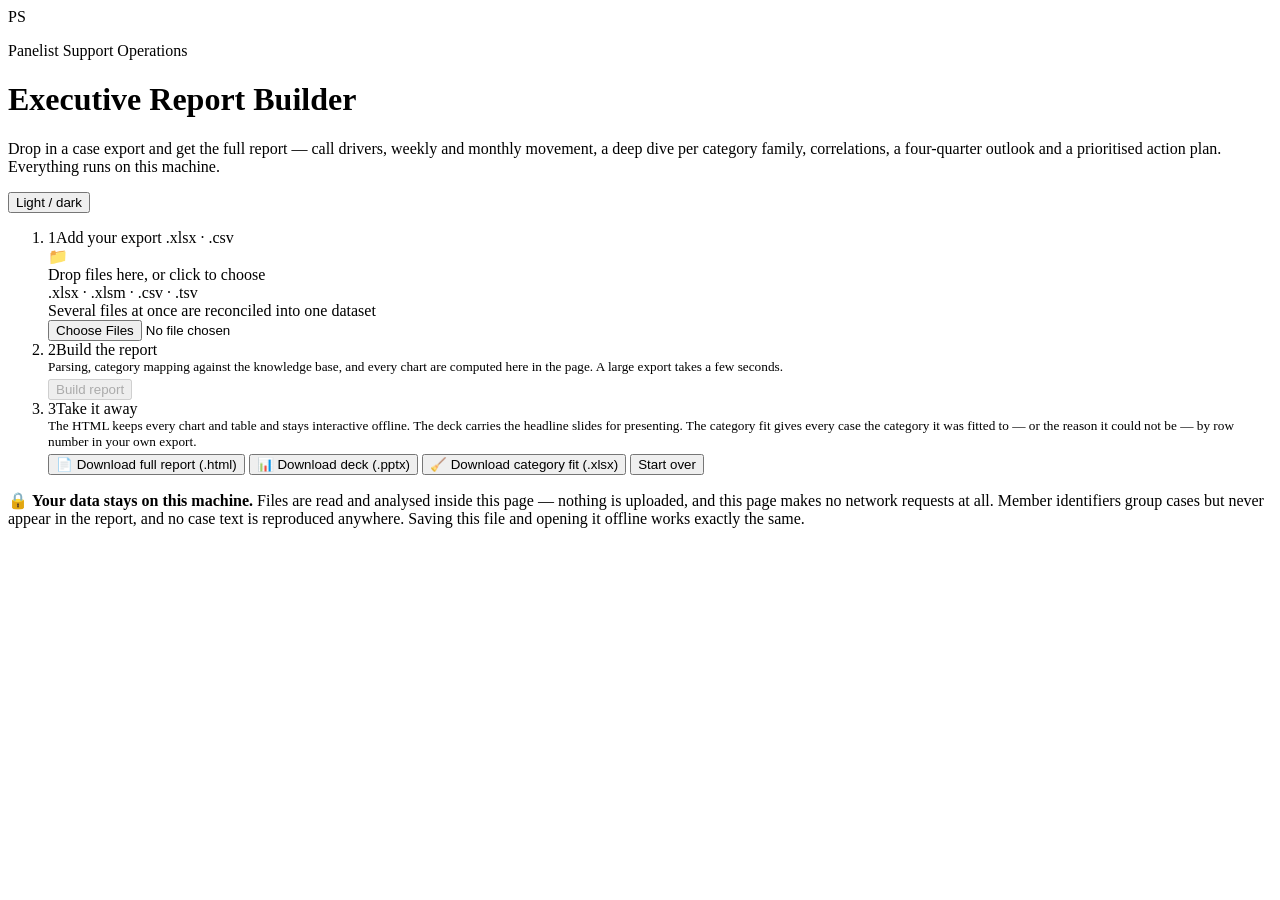
<file: panelist-report/web/shell.html>
<!doctype html>
<html lang="en">
<head>
<meta charset="utf-8">
<meta name="viewport" content="width=device-width,initial-scale=1">
<title>Panelist Support Report Builder</title>
<style>/*[[REPORT_CSS]]*/</style>
<style>/*[[TOOL_CSS]]*/</style>
</head>
<body>
<div class="tool">
  <header class="brand">
    <div class="mark" aria-hidden="true">PS</div>
    <div class="who">
      <p class="eyebrow">Panelist Support Operations</p>
      <h1>Executive Report Builder</h1>
      <p class="lede">Drop in a case export and get the full report — call drivers, weekly and
        monthly movement, a deep dive per category family, correlations, a four-quarter
        outlook and a prioritised action plan. Everything runs on this machine.</p>
    </div>
    <div class="tools">
      <button class="ghost" id="toolThemeBtn" type="button">Light / dark</button>
    </div>
  </header>

  <ol class="steps">
    <li class="step" id="step1" data-state="active">
      <div class="sh"><span class="sn">1</span><span class="t">Add your export</span>
        <span class="hint">.xlsx · .csv</span></div>
      <div class="drop" id="drop" tabindex="0" role="button"
           aria-label="Choose or drop case export files">
        <div class="ico" aria-hidden="true">&#128193;</div>
        <div class="big">Drop files here, or click to choose</div>
        <div class="small">.xlsx &middot; .xlsm &middot; .csv &middot; .tsv<br>
          Several files at once are reconciled into one dataset</div>
      </div>
      <input type="file" id="fileInput" multiple accept=".xlsx,.xlsm,.xltx,.csv,.tsv,.txt"
             class="hidden">
      <ul class="files hidden" id="fileList"></ul>
    </li>

    <li class="step" id="step2" data-state="todo">
      <div class="sh"><span class="sn">2</span><span class="t">Build the report</span></div>
      <p class="small" style="color:var(--text-2);font-size:.83rem;margin:0 0 4px">
        Parsing, category mapping against the knowledge base, and every chart are computed
        here in the page. A large export takes a few seconds.</p>
      <div class="btnrow">
        <button class="primary" id="runBtn" type="button" disabled>Build report</button>
      </div>
      <div class="status" id="status"></div>
      <div class="err hidden" id="error"></div>
    </li>

    <li class="step" id="step3" data-state="todo">
      <div class="sh"><span class="sn">3</span><span class="t">Take it away</span></div>
      <p class="small" style="color:var(--text-2);font-size:.83rem;margin:0 0 4px">
        The HTML keeps every chart and table and stays interactive offline. The deck carries
        the headline slides for presenting. The category fit gives every case the
        category it was fitted to — or the reason it could not be — by row number in
        your own export.</p>
      <div class="btnrow" style="flex-direction:column;align-items:stretch">
        <button class="ghost wide hidden" id="downloadBtn" type="button">
          <span class="ico" aria-hidden="true">&#128196;</span> Download full report (.html)</button>
        <button class="ghost wide hidden" id="pptBtn" type="button">
          <span class="ico" aria-hidden="true">&#128202;</span> Download deck (.pptx)</button>
        <button class="ghost wide hidden" id="xlsxBtn" type="button">
          <span class="ico" aria-hidden="true">&#129529;</span>
          <span>Download category fit (.xlsx)</span>
          <span class="n"></span></button>
        <button class="ghost wide" id="resetBtn" type="button">Start over</button>
      </div>
    </li>
  </ol>

  <div class="privacy">
    <span aria-hidden="true">&#128274;</span>
    <span><b>Your data stays on this machine.</b> Files are read and analysed inside this page —
      nothing is uploaded, and this page makes no network requests at all. Member identifiers
      group cases but never appear in the report, and no case text is reproduced anywhere.
      Saving this file and opening it offline works exactly the same.</span>
  </div>

  <div class="report-host hidden" id="reportHost"></div>
</div>

<script type="module">
/*[[BUNDLE]]*/
</script>
</body>
</html>
</file>
